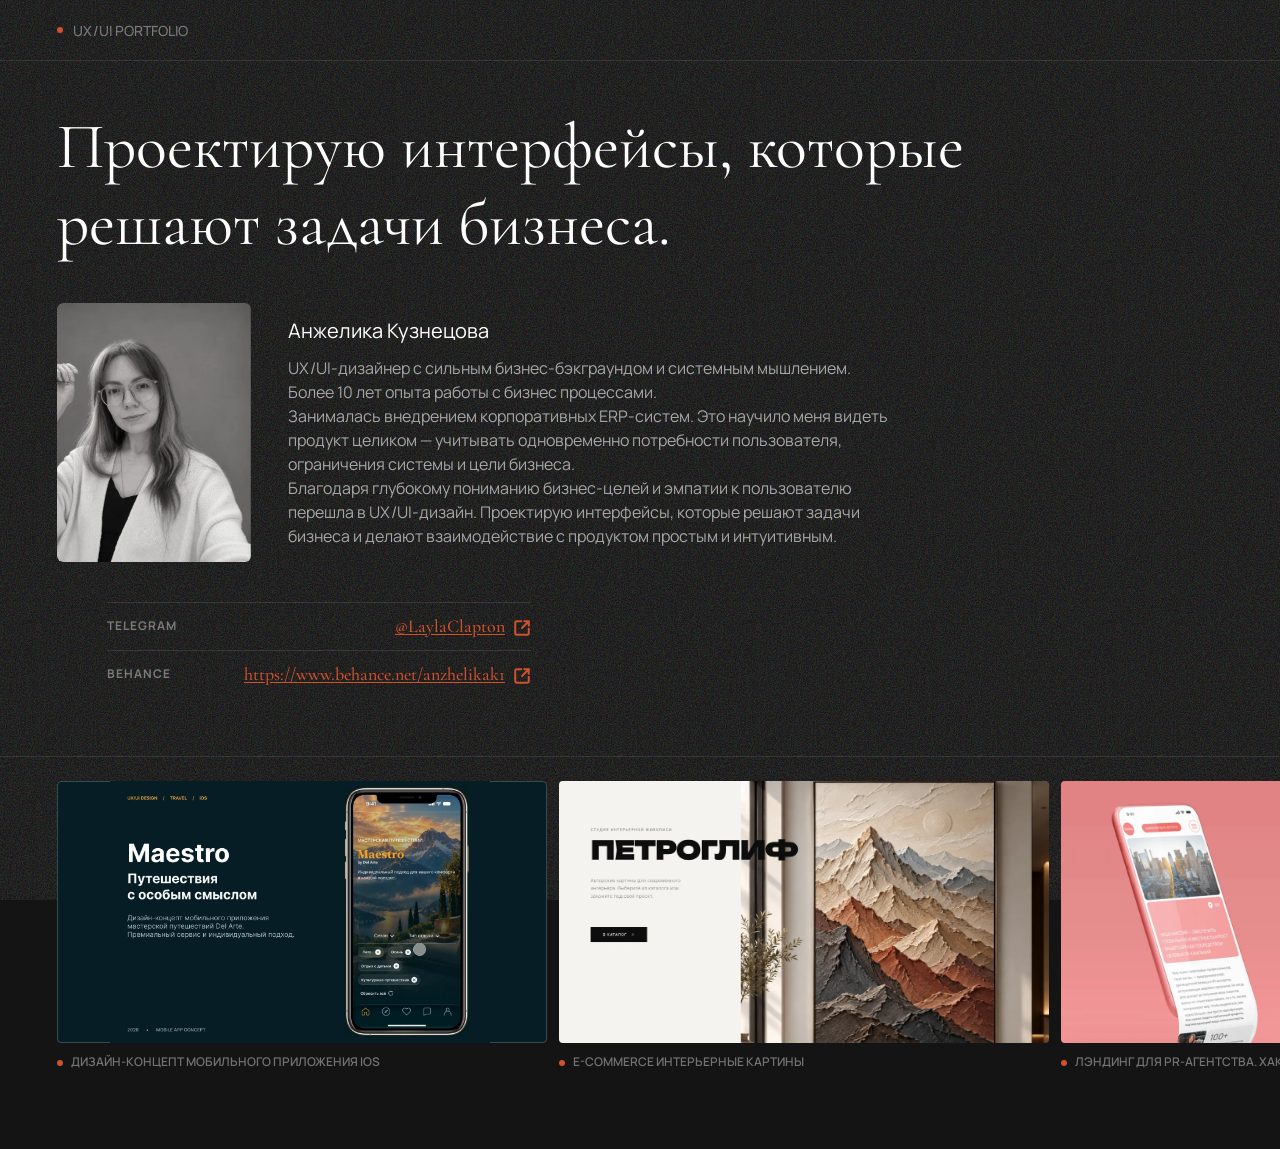
<file: index.html>
<!doctype html>
<html lang="ru">
<head>
  <meta charset="utf-8">
  <meta name="viewport" content="width=device-width,initial-scale=1">
  <title>Анжелика Кузнецова — UX/UI Portfolio</title>
  <meta name="description" content="UX/UI portfolio Анжелики Кузнецовой">
  <link rel="stylesheet" href="home.css?v=2">
  <script src="home.js" defer></script>
</head>
<body class="home-body">
  <main class="portfolio-home">
    <header class="portfolio-nav">
      <div class="nav-logo">
        <span class="nav-dot" aria-hidden="true"></span>
        <span>UX/UI PORTFOLIO</span>
      </div>
    </header>

    <section class="hero-headline">
      <h1>Проектирую интерфейсы, которые решают задачи бизнеса.</h1>
    </section>

    <section class="hero-info">
      <div class="portrait-slot">
        <img class="portrait-image" src="assets/home/home-portrait.webp" alt="Анжелика Кузнецова" width="194" height="259">
      </div>

      <div class="about-block">
        <h2>Анжелика Кузнецова</h2>

        <nav class="mobile-contacts" aria-label="Контакты">
          <a href="https://t.me/LaylaClapton" target="_blank" rel="noopener">Telegram</a>
          <a href="https://www.behance.net/anzhelikak1" target="_blank" rel="noopener">Behance</a>
        </nav>

        <div class="about-copy">
          <p>UX/UI-дизайнер с сильным бизнес-бэкграундом и системным мышлением.</p>
          <p>Более 10 лет опыта работы с бизнес процессами.</p>
          <p>Занималась внедрением корпоративных ERP-систем. Это научило меня видеть продукт целиком — учитывать одновременно потребности пользователя, ограничения системы и цели бизнеса.</p>
          <p>Благодаря глубокому пониманию бизнес-целей и эмпатии к пользователю перешла в UX/UI-дизайн. Проектирую интерфейсы, которые решают задачи бизнеса и делают взаимодействие с продуктом простым и интуитивным.</p>
        </div>
      </div>

      <aside class="desktop-contacts" aria-label="Контакты">
        <div class="contact-row">
          <span>Telegram</span>
          <a href="https://t.me/LaylaClapton" target="_blank" rel="noopener">
            <span>@LaylaClapton</span>
            <img src="assets/home/arrow-ext.svg" alt="">
          </a>
        </div>
        <div class="contact-row">
          <span>Behance</span>
          <a href="https://www.behance.net/anzhelikak1" target="_blank" rel="noopener">
            <span>https://www.behance.net/anzhelikak1</span>
            <img src="assets/home/arrow-ext.svg" alt="">
          </a>
        </div>
      </aside>
    </section>

    <section class="works-strip" aria-label="Кейсы" tabindex="0">
      <a class="case-card maestro-card" href="maestro.html">
        <div class="case-picture">
          <img src="assets/home/home-maestro.webp" alt="">
        </div>
        <span class="case-label">Дизайн-концепт мобильного приложения iOS</span>
      </a>

      <a class="case-card petroglif-card" href="petroglif.html">
        <div class="case-picture">
          <img src="assets/home/home-petroglif.webp" alt="">
        </div>
        <span class="case-label">E-commerce интерьерные картины</span>
      </a>

      <a class="case-card satou-card" href="satou.html">
        <div class="case-picture">
          <img src="assets/home/home-satou.webp" alt="">
        </div>
        <span class="case-label">Лэндинг для PR-агентства. хакатон, командная работа</span>
      </a>

      <a class="case-card psychologist-card" href="psychologist.html">
        <div class="case-picture">
          <img src="assets/home/home-psychologist.webp" alt="">
        </div>
        <span class="case-label">Лэндинг для психолога</span>
      </a>
    </section>
  </main>
</body>
</html>
</file>
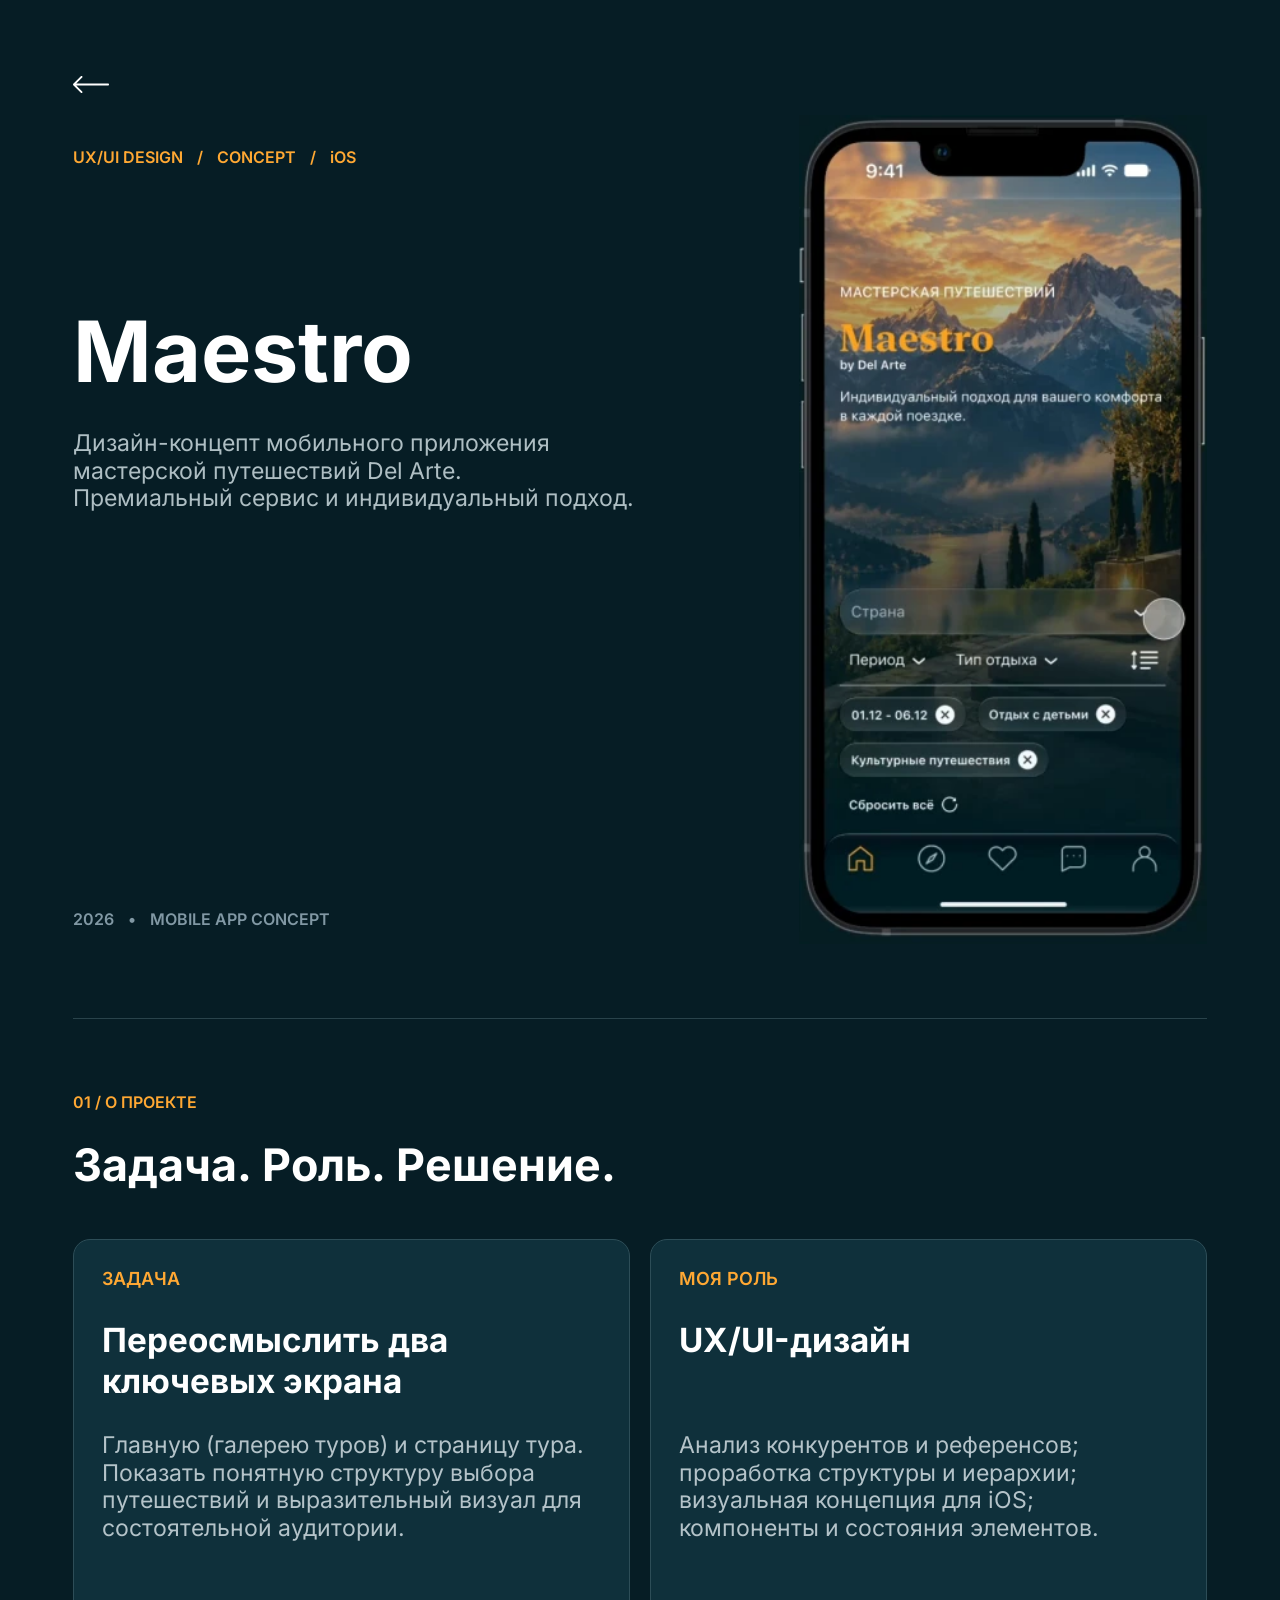
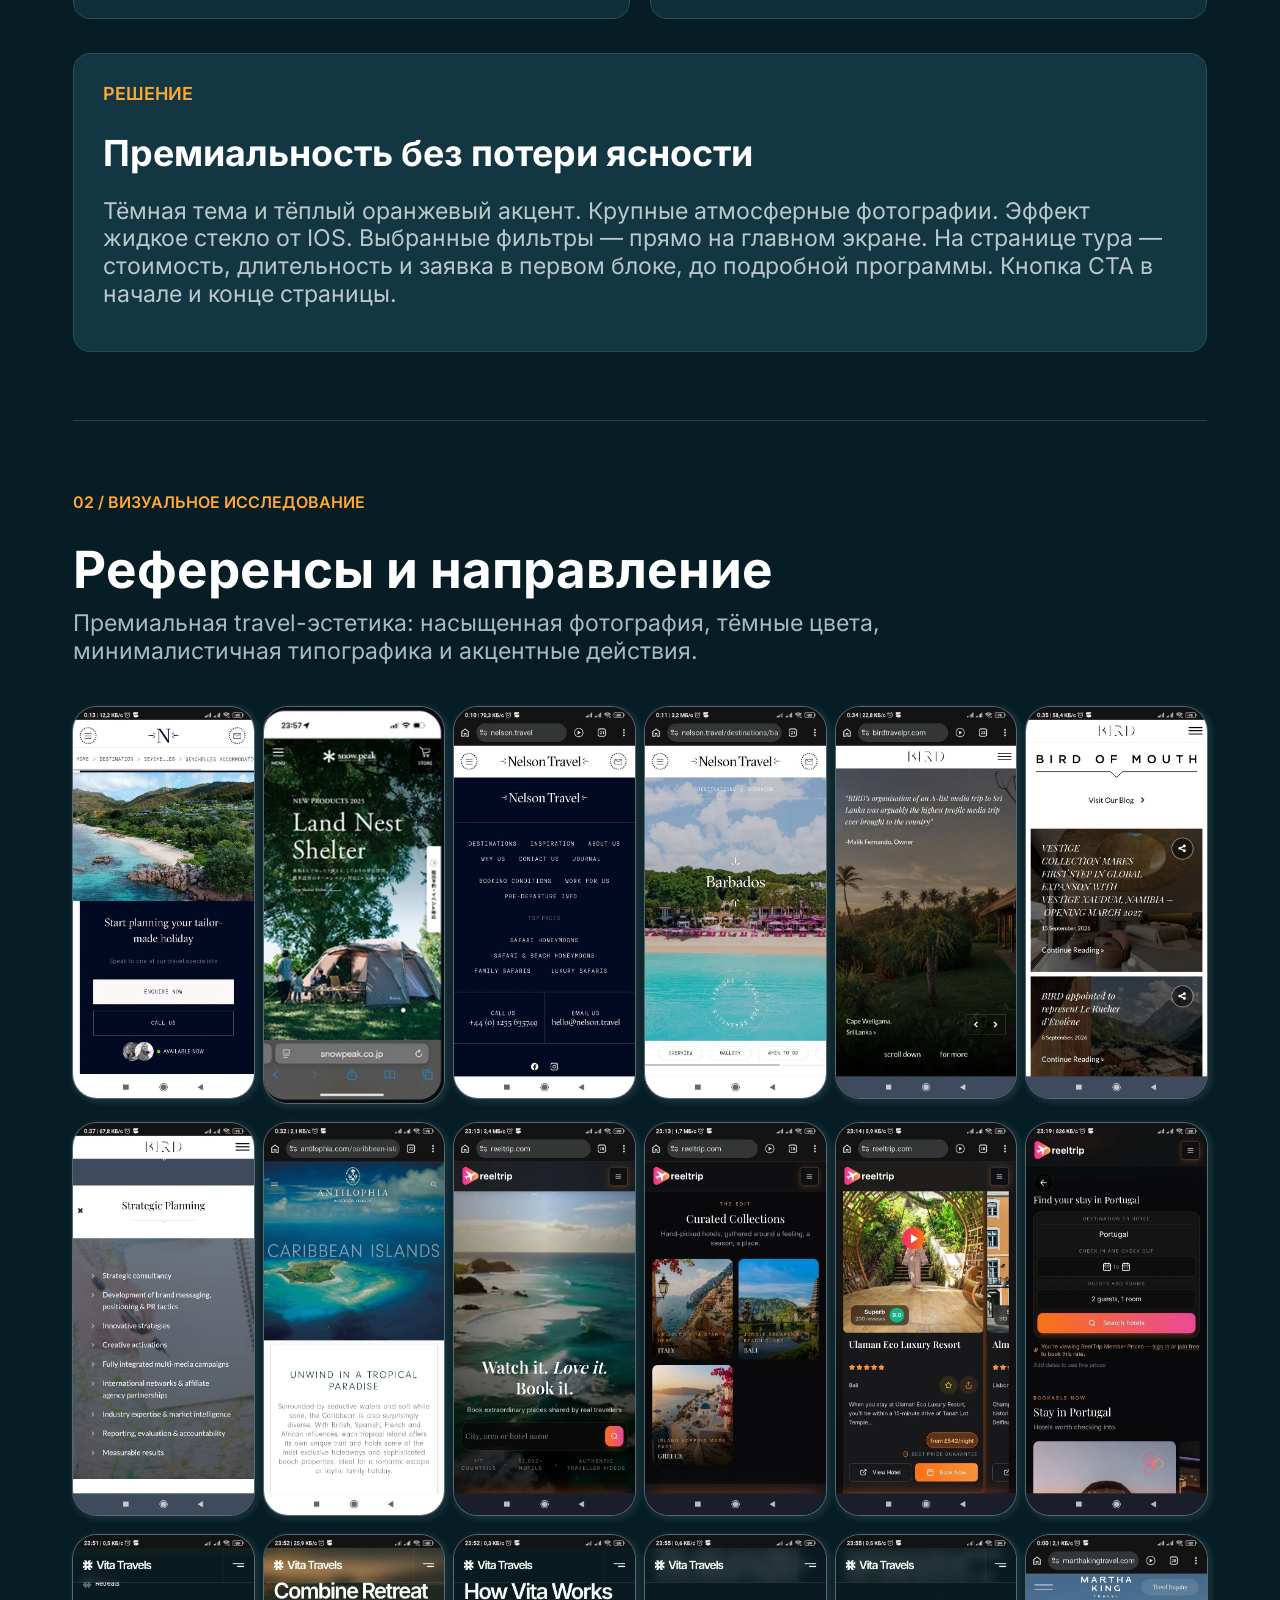
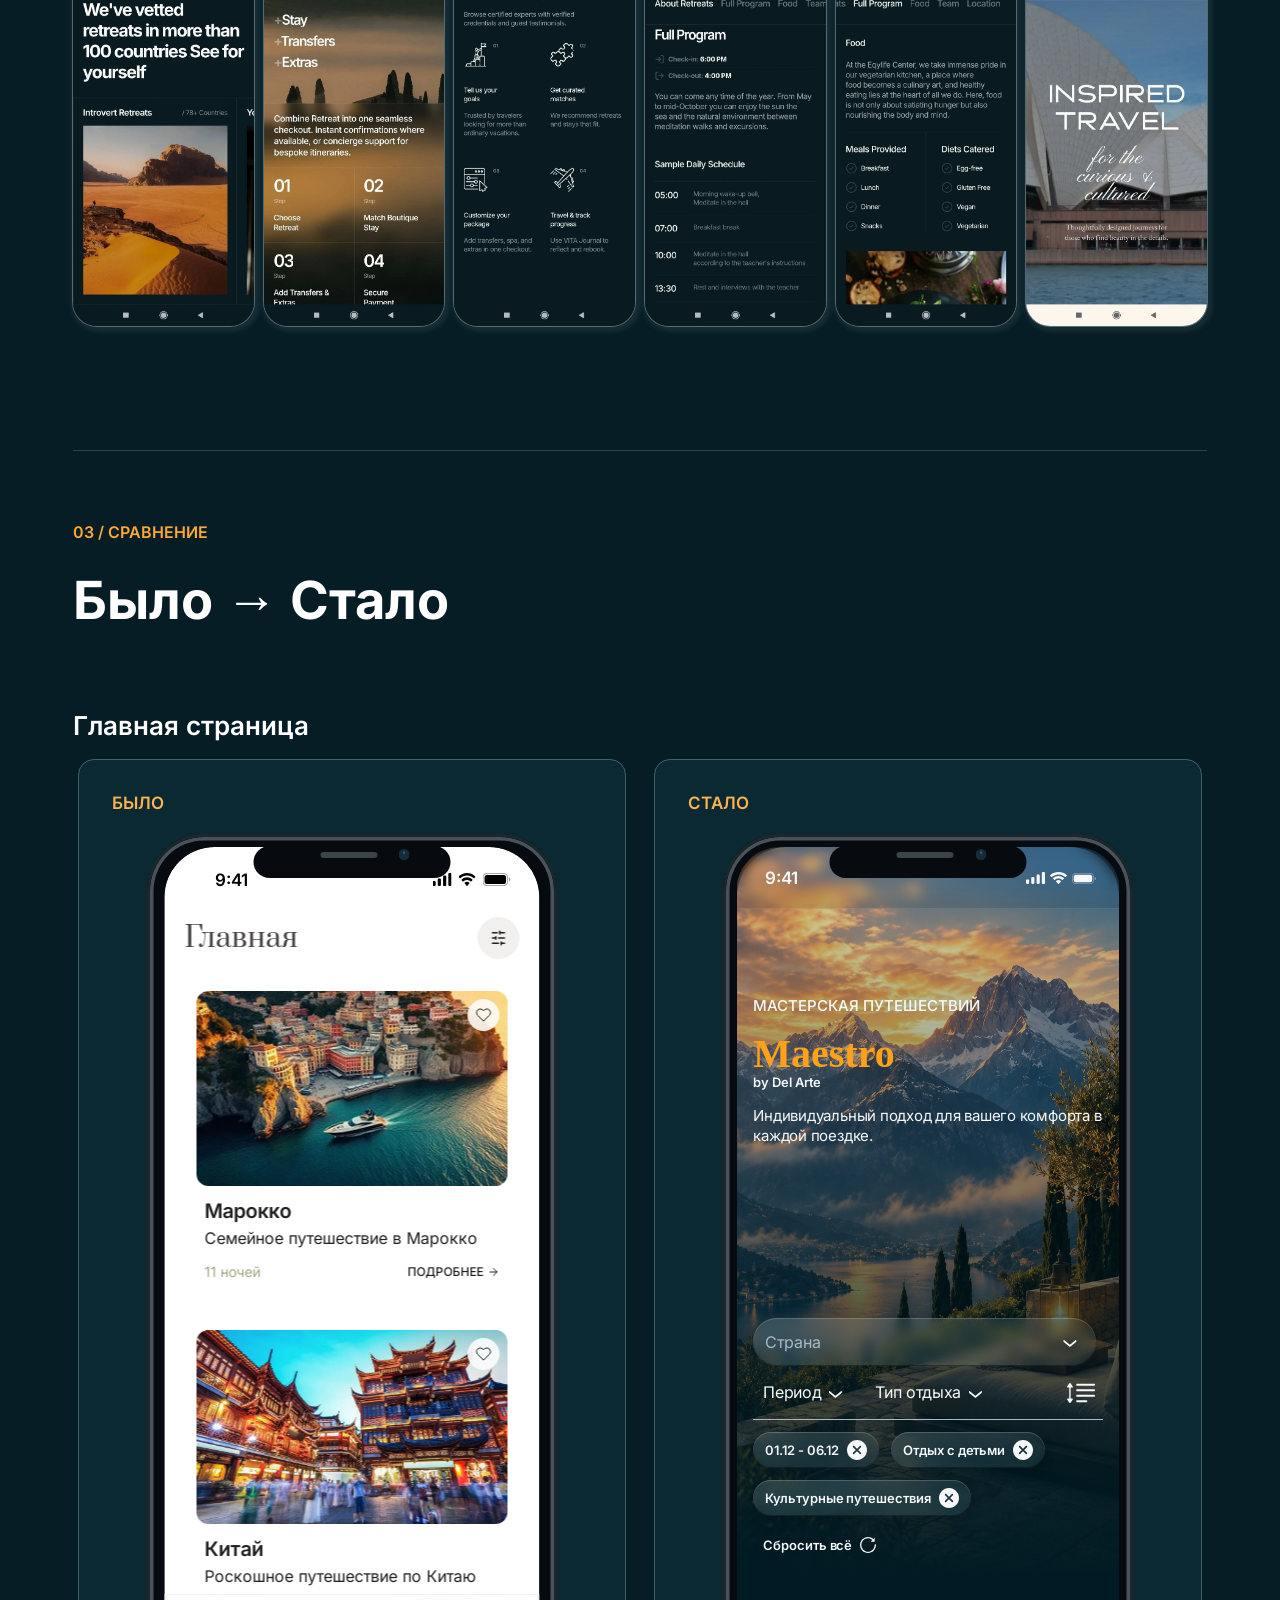
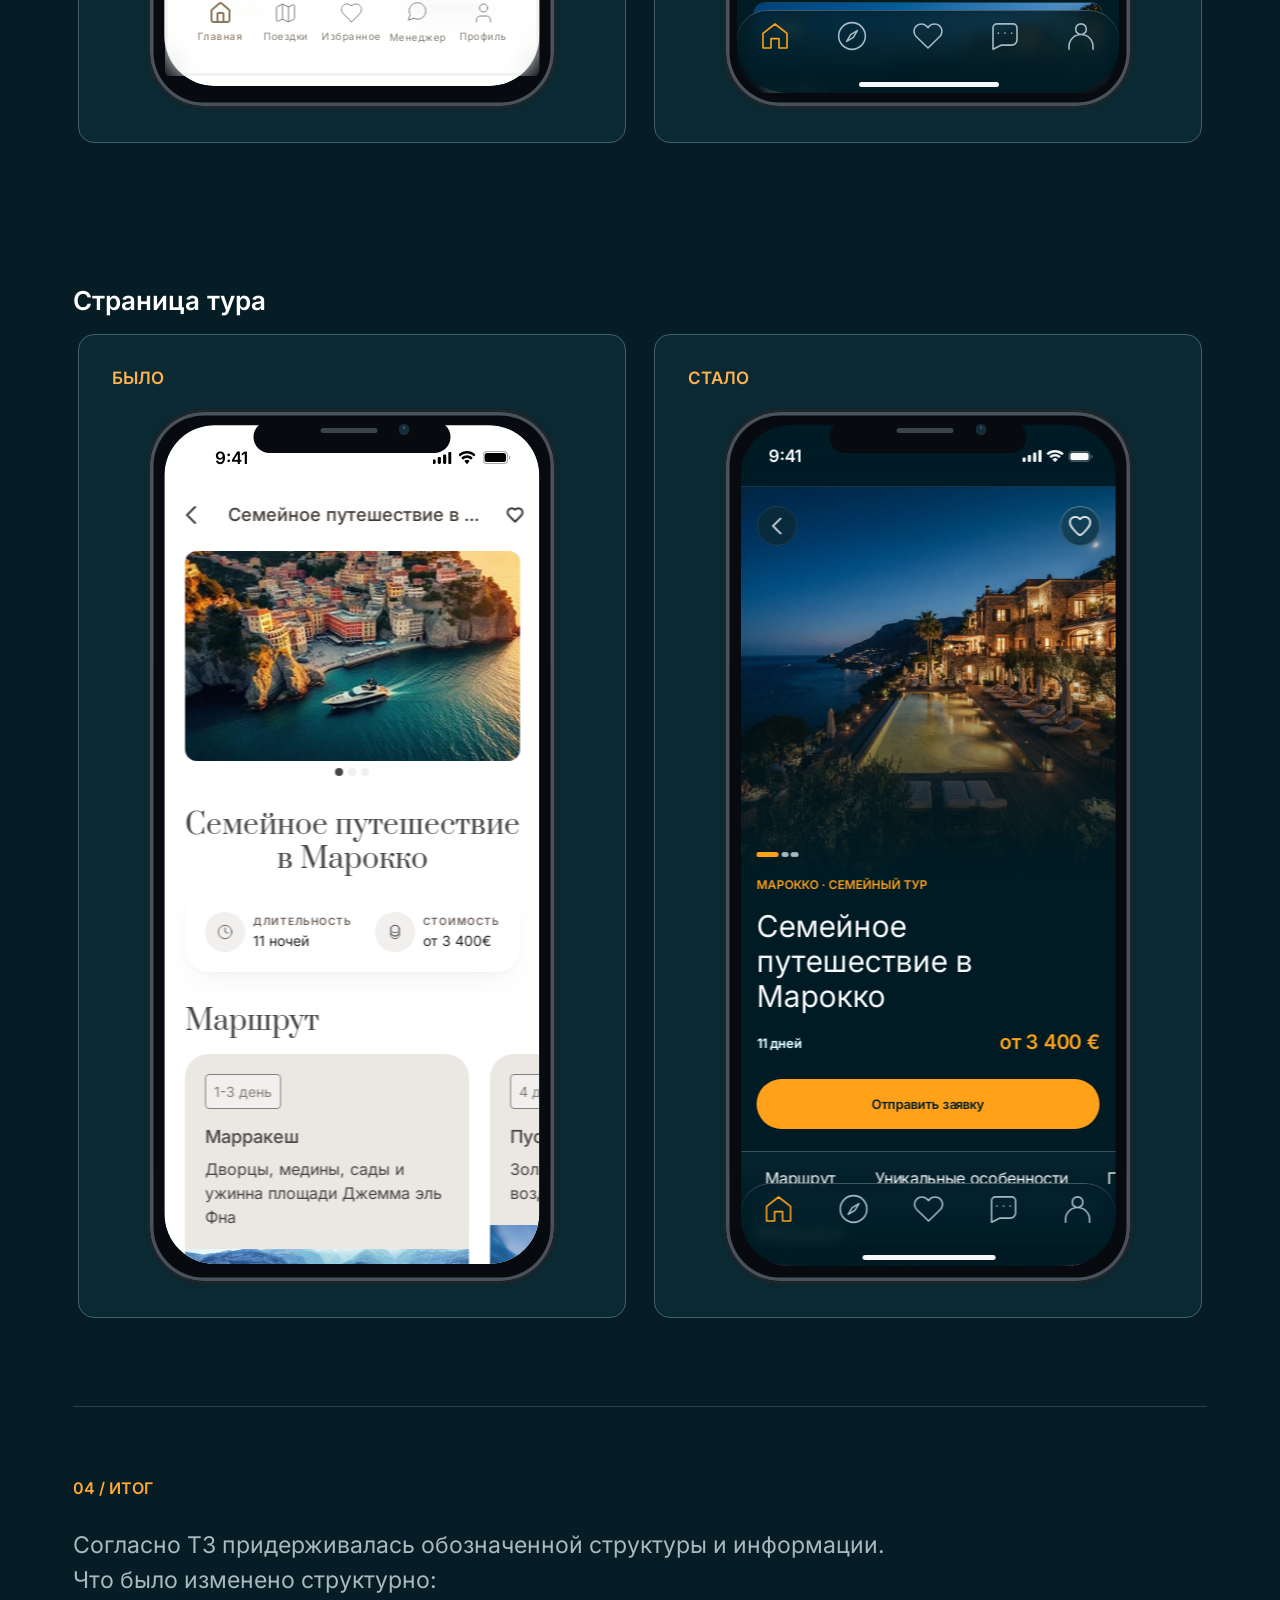
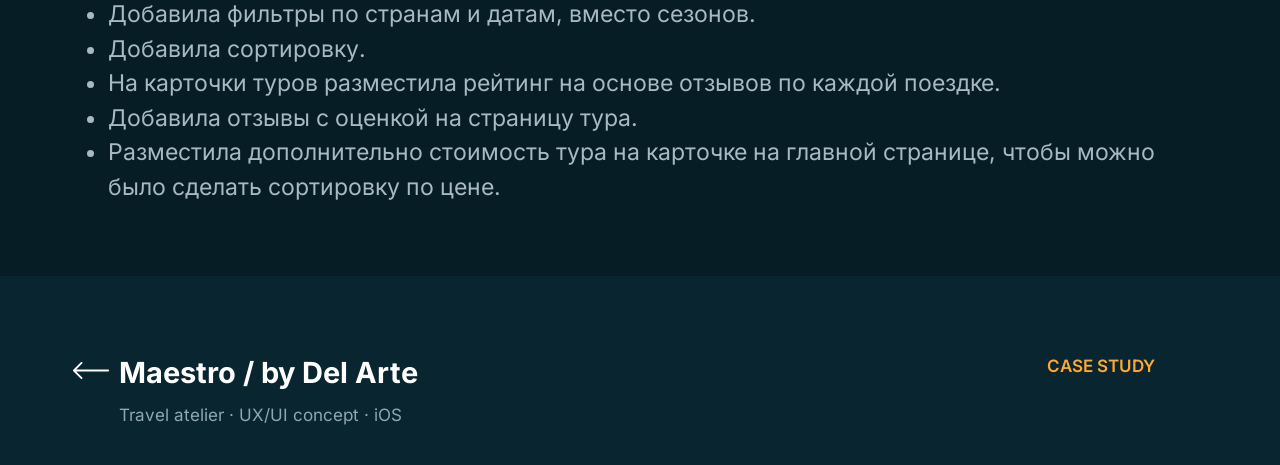
<file: maestro.html>
<!doctype html>
<html lang="ru">
<head>
  <meta charset="utf-8">
  <meta name="viewport" content="width=device-width, initial-scale=1">
  <meta name="description" content="Maestro — дизайн-концепт приложения мастерской путешествий Del Arte. Кейс Анжелики Кузнецовой.">
  <title>Maestro — кейс Анжелики Кузнецовой</title>
  <link rel="stylesheet" href="assets/maestro/screens.css">
  <link rel="stylesheet" href="maestro.css?v=15">
  <script src="maestro.js?v=2" defer></script>
</head>
<body class="maestro">
  <main>
    <header class="case-section cover">
      <a class="case-back" href="index.html" aria-label="На главную портфолио">
        <img src="assets/maestro/580a6.svg" width="36" height="31" alt="">
      </a>
      <div class="cover-grid">
        <p class="eyebrow cover-category">UX/UI DESIGN <span>/</span> CONCEPT <span>/</span> iOS</p>
        <div class="cover-copy">
          <h1>Maestro</h1>
          <p class="cover-description">Дизайн-концепт мобильного приложения<br class="desktop-copy"> мастерской путешествий Del Arte.<br class="desktop-copy"> Премиальный сервис и индивидуальный подход.</p>
        </div>
        <div class="cover-media">
          <!-- Чтобы добавить видео, загрузите assets/maestro/maestro.mp4, затем укажите этот путь в data-video-src. -->
          <figure class="cover-video" data-video-src="assets/maestro/maestro.mp4">
            <picture>
              <source media="(max-width: 767px)" srcset="assets/maestro/cover-mobile.webp">
              <img src="assets/maestro/cover-desktop.webp" width="445" height="904" alt="Главный экран приложения Maestro">
            </picture>
          </figure>
        </div>
        <p class="eyebrow cover-year">2026 <span>•</span> MOBILE APP CONCEPT</p>
      </div>
    </header>

    <section class="case-section about" aria-labelledby="about-title">
      <p class="eyebrow">01 / О ПРОЕКТЕ</p>
      <h2 id="about-title">Задача. Роль. Решение.</h2>
      <div class="about-grid">
        <article class="about-card">
          <p class="eyebrow">ЗАДАЧА</p>
          <h3>Переосмыслить два<br class="desktop-copy"> ключевых экрана</h3>
          <p>Главную (галерею туров) и страницу тура. Показать понятную структуру выбора путешествий и выразительный визуал для состоятельной аудитории.</p>
        </article>
        <article class="about-card">
          <p class="eyebrow">МОЯ РОЛЬ</p>
          <h3>UX/UI-дизайн</h3>
          <p>Анализ конкурентов и референсов;<br class="desktop-copy"> проработка структуры и иерархии;<br class="desktop-copy"> визуальная концепция для iOS;<br class="desktop-copy"> компоненты и состояния элементов.</p>
        </article>
        <article class="about-card about-solution">
          <p class="eyebrow">РЕШЕНИЕ</p>
          <h3>Премиальность без потери ясности</h3>
          <p>Тёмная тема и тёплый оранжевый акцент. Крупные атмосферные фотографии. Эффект жидкое стекло от IOS. Выбранные фильтры — прямо на главном экране. На странице тура — стоимость, длительность и заявка в первом блоке, до подробной программы. Кнопка CTA в начале и конце страницы.</p>
        </article>
      </div>
    </section>

    <section class="case-section research" aria-labelledby="research-title">
      <p class="eyebrow">02 / ВИЗУАЛЬНОЕ ИССЛЕДОВАНИЕ</p>
      <h2 id="research-title">Референсы и направление</h2>
      <p class="section-intro">Премиальная travel-эстетика: насыщенная фотография, тёмные цвета, минималистичная типографика и акцентные действия.</p>
      <div class="references reference-desktop">
<img src="assets/maestro/a8450.webp" alt="Референс 1" width="591" height="1280" loading="lazy">
<img src="assets/maestro/bcfd5.webp" alt="Референс 2" width="212" height="465" loading="lazy">
<img src="assets/maestro/57beb.webp" alt="Референс 3" width="591" height="1280" loading="lazy">
<img src="assets/maestro/a19ec.webp" alt="Референс 4" width="591" height="1280" loading="lazy">
<img src="assets/maestro/9e3d4.webp" alt="Референс 5" width="591" height="1280" loading="lazy">
<img src="assets/maestro/e2b79.webp" alt="Референс 6" width="591" height="1280" loading="lazy">
<img src="assets/maestro/9bf91.webp" alt="Референс 7" width="591" height="1280" loading="lazy">
<img src="assets/maestro/70e85.webp" alt="Референс 8" width="591" height="1280" loading="lazy">
<img src="assets/maestro/1a864.webp" alt="Референс 9" width="591" height="1280" loading="lazy">
<img src="assets/maestro/d5515.webp" alt="Референс 10" width="591" height="1280" loading="lazy">
<img src="assets/maestro/ccc61.webp" alt="Референс 11" width="591" height="1280" loading="lazy">
<img src="assets/maestro/250e9.webp" alt="Референс 12" width="591" height="1280" loading="lazy">
<img src="assets/maestro/1643d.webp" alt="Референс 13" width="591" height="1280" loading="lazy">
<img src="assets/maestro/77202.webp" alt="Референс 14" width="591" height="1280" loading="lazy">
<img src="assets/maestro/782f8.webp" alt="Референс 15" width="591" height="1280" loading="lazy">
<img src="assets/maestro/9945a.webp" alt="Референс 16" width="591" height="1280" loading="lazy">
<img src="assets/maestro/2277b.webp" alt="Референс 17" width="591" height="1280" loading="lazy">
<img src="assets/maestro/ddec4.webp" alt="Референс 18" width="591" height="1280" loading="lazy">
</div>
<div class="references reference-mobile">
<img src="assets/maestro/a8450.webp" alt="Референс 1" width="198" height="430" loading="lazy">
<img src="assets/maestro/bcfd5.webp" alt="Референс 2" width="198" height="435" loading="lazy">
<img src="assets/maestro/57beb.webp" alt="Референс 3" width="198" height="430" loading="lazy">
<img src="assets/maestro/9e3d4.webp" alt="Референс 4" width="198" height="430" loading="lazy">
<img src="assets/maestro/e2b79.webp" alt="Референс 5" width="198" height="430" loading="lazy">
<img src="assets/maestro/70e85.webp" alt="Референс 6" width="198" height="430" loading="lazy">
<img src="assets/maestro/d5515.webp" alt="Референс 7" width="198" height="430" loading="lazy">
<img src="assets/maestro/1643d.webp" alt="Референс 8" width="198" height="430" loading="lazy">
<img src="assets/maestro/ddec4.webp" alt="Референс 9" width="198" height="430" loading="lazy">
<img src="assets/maestro/77202.webp" alt="Референс 10" width="198" height="430" loading="lazy">
</div>
    </section>

    <section class="case-section comparison" aria-labelledby="comparison-title">
      <p class="eyebrow">03 / СРАВНЕНИЕ</p>
      <h2 id="comparison-title">Было → Стало</h2>
      <div class="comparison-group" data-comparison="gallery">
        <h3>Главная страница</h3>
        <div class="phone-pair">
<article class="phone-card">
<p class="phone-label">БЫЛО</p>
<div class="phone-viewport phone-desktop" data-width="410" data-kind="gallery">
<div class="phone-stage">
<div class="phone-panel phone-before">
<div class="phone-ui phone-old" data-node-id="250:3433" data-name="Главная страница">
<div class="phone-scroll" tabindex="0" role="region" aria-label="Галерея туров">
<div class="content-stretch flex flex-[1_0_0] flex-col h-full isolate items-start min-w-px overflow-clip relative phone-old-body" data-node-id="250:3434" data-name="Body">
<div class="content-stretch flex gap-[154px] h-[62px] items-start justify-center pb-[19px] pt-[21px] px-[24px] relative shrink-0 w-[375px] z-[2]" data-node-id="250:3462" data-name="Status bar">
<div class="content-stretch flex flex-[1_0_0] h-[22px] items-center justify-center min-w-px pt-[1.5px] relative" data-node-id="250:3463" data-name="Time">
<p class="[word-break:break-word] font-phone font-[590] leading-[22px] relative shrink-0 text-[17px] text-[color:var(--labels\/primary,black)] text-center whitespace-nowrap" data-node-id="250:3464" style='font-variation-settings:"wdth" 100'>9:41</p>
</div>
<div class="content-stretch flex flex-[1_0_0] gap-[7px] h-[22px] items-center justify-center min-w-px pr-px pt-px relative" data-node-id="250:3465" data-name="Levels">
<div class="h-[12.226px] relative shrink-0 w-[19.2px]" data-node-id="250:3466" data-name="Cellular Connection">
<img alt="" class="absolute block inset-0 max-w-none size-full" src="assets/maestro/88377.svg">
</div>
<div class="h-[12.328px] relative shrink-0 w-[17.142px]" data-node-id="250:3467" data-name="Wifi">
<img alt="" class="absolute block inset-0 max-w-none size-full" src="assets/maestro/08ca1.svg">
</div>
<div class="h-[13px] relative shrink-0 w-[27.328px]" data-node-id="250:3468" data-name="Frame">
<img alt="" class="absolute block inset-0 max-w-none size-full" src="assets/maestro/d1361.svg">
</div>
</div>
</div>
<div class="content-stretch flex flex-col gap-[16px] items-center pb-[24px] pt-[8px] px-[20px] relative shrink-0 w-full z-[1]" data-node-id="250:3472" data-name="Content">
<div class="content-stretch flex gap-[16px] items-center justify-center relative shrink-0 w-full" data-node-id="250:3473">
<div class="[word-break:break-word] flex flex-[1_0_0] flex-col font-prata justify-center leading-[0] min-w-px not-italic relative text-[#494545] text-[28px]" data-node-id="250:3474">
<p class="leading-[34px]">Главная</p>
</div>
<div class="content-stretch flex flex-col items-center relative shrink-0" data-node-id="250:3475" data-name="Search Bar">
<div class="content-stretch flex items-center justify-center relative shrink-0 w-full" data-node-id="250:3476">
<div class="bg-[#f1f0ee] content-stretch flex items-center justify-center relative rounded-[9605.423px] shrink-0 size-[42px]" data-node-id="250:3477" data-name="Button">
<div class="relative shrink-0 size-[16.085px]" data-node-id="250:3478" data-name="SVG">
<img alt="" class="absolute block inset-0 max-w-none size-full" src="assets/maestro/32b57.svg">
</div>
</div>
</div>
</div>
</div>
<div class="content-stretch flex flex-col gap-[16px] items-start relative shrink-0" data-node-id="250:3488">
<div class="content-stretch flex flex-col items-start relative shrink-0" data-node-id="250:3489">
<div class="bg-white content-stretch drop-shadow-[0px_8px_8px_rgba(0,0,0,0.03),0px_1px_1px_rgba(0,0,0,0.04)] flex flex-col gap-[12px] items-start p-[16px] relative rounded-[28px] shrink-0 w-[343px]" data-node-id="250:3490" data-name="Card">
<div class="content-stretch flex flex-col items-start max-w-[900px] relative shrink-0 w-full" data-node-id="250:3491" data-name="Hero Image">
<div class="content-stretch flex items-center relative shrink-0 w-full" data-node-id="250:3492" data-name="Top">
<div class="flex-[1_0_0] h-0 min-w-px relative" data-node-id="I250:3492;402:13870" data-name="Fixer">
</div>
</div>
<div class="aspect-[900/563] relative rounded-[12px] shrink-0 w-full" data-node-id="250:3493" data-name="img">
<div aria-hidden="true" class="absolute inset-0 pointer-events-none rounded-[12px]">
<div class="absolute bg-size-[19.999999523162842px_19.999999523162842px,auto_auto] bg-top-left inset-0 rounded-[12px]" style='background-image:url("assets/maestro/99f6c.webp"), linear-gradient(90deg, rgb(255, 255, 255) 0%, rgb(255, 255, 255) 100%)'>
</div>
<div class="absolute bg-[#9747ff] inset-0 mix-blend-color rounded-[12px]">
</div>
<img alt="" class="absolute max-w-none object-cover rounded-[12px] size-full" src="assets/maestro/8b3f2.webp">
</div>
</div>
</div>
<div class="absolute backdrop-blur-[12px] bg-[rgba(255,255,255,0.85)] content-stretch flex items-center justify-center right-[24px] rounded-[9999px] size-[32px] top-[24px]" data-node-id="250:3494" data-name="Button">
<div class="relative shrink-0 size-[16px]" data-node-id="250:3495" data-name="SVG">
<img alt="" class="absolute block inset-0 max-w-none size-full" src="assets/maestro/4f7a4.svg">
</div>
</div>
<div class="content-stretch flex flex-col items-start px-[8px] relative shrink-0 w-full" data-node-id="250:3497" data-name="Container">
<div class="content-stretch flex flex-col gap-[12px] items-start relative shrink-0 w-full" data-node-id="250:3498">
<div class="content-stretch flex flex-col items-start relative shrink-0 w-full" data-node-id="250:3499" data-name="Container">
<div class="content-stretch flex items-center relative shrink-0 w-full" data-node-id="250:3500">
<div class="[word-break:break-word] content-stretch flex flex-[1_0_0] flex-col gap-[2px] items-start leading-[0] min-w-px not-italic relative text-[#202020]" data-node-id="250:3501" data-name="Container">
<div class="flex flex-col font-inter font-semibold justify-center relative shrink-0 text-[20px] w-full" data-node-id="250:3502">
<p class="leading-[26px]">Марокко</p>
</div>
<div class="flex flex-col font-inter font-normal justify-center relative shrink-0 text-[16px] w-full" data-node-id="250:3503">
<p class="leading-[24px]">Семейное путешествие в Марокко</p>
</div>
</div>
</div>
</div>
<div class="content-stretch flex gap-[8px] items-start relative shrink-0 w-full" data-node-id="250:3504">
<div class="[word-break:break-word] flex flex-[1_0_0] flex-col font-inter font-normal justify-center leading-[0] min-w-px not-italic relative text-[#a2a681] text-[14px]" data-node-id="250:3505">
<p class="leading-[20px]">11 ночей</p>
</div>
<div class="content-stretch flex gap-[4px] h-[20px] items-center relative shrink-0" data-node-id="250:3506" data-name="Button">
<div class="[word-break:break-word] flex flex-col font-inter font-medium justify-center leading-[0] not-italic relative shrink-0 text-[#202020] text-[12px] text-center uppercase whitespace-nowrap" data-node-id="250:3507">
<p class="leading-[16px]">подробнее</p>
</div>
<div class="relative shrink-0 size-[12px]" data-node-id="250:3508" data-name="SVG">
<img alt="" class="absolute block inset-0 max-w-none size-full" src="assets/maestro/2661c.svg">
</div>
</div>
</div>
</div>
</div>
</div>
</div>
<div class="bg-white content-stretch drop-shadow-[0px_8px_8px_rgba(0,0,0,0.03),0px_1px_1px_rgba(0,0,0,0.04)] flex flex-col gap-[12px] items-start p-[16px] relative rounded-[28px] shrink-0 w-[343px]" data-node-id="250:3511" data-name="Card">
<div class="content-stretch flex flex-col items-start max-w-[900px] relative shrink-0 w-full" data-node-id="250:3512" data-name="Hero Image">
<div class="content-stretch flex items-center relative shrink-0 w-full" data-node-id="250:3513" data-name="Top">
<div class="flex-[1_0_0] h-0 min-w-px relative" data-node-id="I250:3513;402:13870" data-name="Fixer">
</div>
</div>
<div class="aspect-[900/563] relative rounded-[12px] shrink-0 w-full" data-node-id="250:3514" data-name="img">
<img alt="" class="absolute inset-0 max-w-none object-cover pointer-events-none rounded-[12px] size-full" src="assets/maestro/741eb.webp">
</div>
</div>
<div class="absolute backdrop-blur-[12px] bg-[rgba(255,255,255,0.85)] content-stretch flex items-center justify-center right-[24px] rounded-[9999px] size-[32px] top-[24px]" data-node-id="250:3515" data-name="Button">
<div class="relative shrink-0 size-[16px]" data-node-id="250:3516" data-name="SVG">
<img alt="" class="absolute block inset-0 max-w-none size-full" src="assets/maestro/4f7a4.svg">
</div>
</div>
<div class="content-stretch flex flex-col items-start px-[8px] relative shrink-0 w-full" data-node-id="250:3518" data-name="Container">
<div class="content-stretch flex flex-col gap-[12px] items-start relative shrink-0 w-full" data-node-id="250:3519">
<div class="content-stretch flex flex-col items-start relative shrink-0 w-full" data-node-id="250:3520" data-name="Container">
<div class="content-stretch flex items-center relative shrink-0 w-full" data-node-id="250:3521">
<div class="[word-break:break-word] content-stretch flex flex-[1_0_0] flex-col gap-[2px] items-start leading-[0] min-w-px not-italic relative text-[#202020]" data-node-id="250:3522" data-name="Container">
<div class="flex flex-col font-inter font-semibold justify-center relative shrink-0 text-[20px] w-full" data-node-id="250:3523">
<p class="leading-[26px]">Китай</p>
</div>
<div class="flex flex-col font-inter font-normal justify-center relative shrink-0 text-[16px] w-full" data-node-id="250:3524">
<p class="leading-[24px]">Роскошное путешествие по Китаю</p>
</div>
</div>
</div>
</div>
<div class="content-stretch flex gap-[8px] items-start relative shrink-0 w-full" data-node-id="250:3525">
<div class="[word-break:break-word] flex flex-[1_0_0] flex-col font-inter font-normal justify-center leading-[0] min-w-px not-italic relative text-[#a2a681] text-[14px]" data-node-id="250:3526">
<p class="leading-[20px]">11 ночей</p>
</div>
<div class="content-stretch flex gap-[4px] h-[20px] items-center relative shrink-0" data-node-id="250:3527" data-name="Button">
<div class="[word-break:break-word] flex flex-col font-inter font-medium justify-center leading-[0] not-italic relative shrink-0 text-[#202020] text-[12px] text-center uppercase whitespace-nowrap" data-node-id="250:3528">
<p class="leading-[16px]">подробнее</p>
</div>
<div class="relative shrink-0 size-[12px]" data-node-id="250:3529" data-name="SVG">
<img alt="" class="absolute block inset-0 max-w-none size-full" src="assets/maestro/2661c.svg">
</div>
</div>
</div>
</div>
</div>
</div>
</div>
</div>
</div>
</div>
<div class="absolute backdrop-blur-[12px] bg-[rgba(255,255,255,0.8)] border-[rgba(232,230,227,0.5)] border-solid border-t content-stretch flex flex-col h-[82px] items-start justify-center left-0 pt-px top-[747px] w-[375px] z-[3] phone-desktop-old-nav" data-node-id="250:3435" data-name="Nav">
<div class="flex-[1_0_0] max-w-[512px] min-h-px relative w-full" data-node-id="250:3436" data-name="Container">
<div class="bg-clip-padding border-0 border-[transparent] border-solid content-stretch flex items-center max-w-[inherit] pb-[24px] px-[20px] relative size-full">
<div class="content-stretch flex flex-[1_0_0] flex-col gap-[4px] items-center min-w-px px-[8px] py-[4px] relative" data-node-id="250:3437" data-name="Button">
<div class="relative shrink-0 size-[24px]" data-node-id="250:3438" data-name="SVG">
<img alt="" class="absolute block inset-0 max-w-none size-full" src="assets/maestro/2533a.svg">
</div>
<div class="[word-break:break-word] flex flex-col font-phone font-normal justify-center leading-[0] relative shrink-0 text-[#8a775c] text-[10px] text-center tracking-[0.5px] whitespace-nowrap" data-node-id="250:3441" style='font-variation-settings:"wdth" 100'>
<p class="leading-[15px]">Главная</p>
</div>
</div>
<div class="content-stretch flex flex-[1_0_0] flex-col gap-[4px] items-center min-w-px px-[8px] py-[4px] relative" data-node-id="250:3442" data-name="Button">
<div class="relative shrink-0 size-[24px]" data-node-id="250:3443" data-name="SVG">
<img alt="" class="absolute block inset-0 max-w-none size-full" src="assets/maestro/a5471.svg">
</div>
<div class="[word-break:break-word] flex flex-col font-phone font-normal justify-center leading-[0] relative shrink-0 text-[#868079] text-[10px] text-center tracking-[0.5px] whitespace-nowrap" data-node-id="250:3447" style='font-variation-settings:"wdth" 100'>
<p class="leading-[15px]">Поездки</p>
</div>
</div>
<div class="content-stretch flex flex-[1_0_0] flex-col gap-[4px] items-center min-w-px px-[8px] py-[4px] relative" data-node-id="250:3448" data-name="Button">
<div class="relative shrink-0 size-[24px]" data-node-id="250:3449" data-name="SVG">
<img alt="" class="absolute block inset-0 max-w-none size-full" src="assets/maestro/fd771.svg">
</div>
<div class="[word-break:break-word] flex flex-col font-phone font-normal justify-center leading-[0] relative shrink-0 text-[#868079] text-[10px] text-center tracking-[0.5px] whitespace-nowrap" data-node-id="250:3451" style='font-variation-settings:"wdth" 100'>
<p class="leading-[15px]">Избранное</p>
</div>
</div>
<div class="content-stretch flex flex-[1_0_0] flex-col gap-[6px] items-center min-w-px px-[8px] py-[4px] relative" data-node-id="250:3452" data-name="Button">
<div class="content-stretch flex flex-col items-center relative shrink-0 size-[24px]" data-node-id="250:3453" data-name="SVG:css-transform">
<div class="relative shrink-0 size-[22px]" data-node-id="250:3454" data-name="SVG">
<img alt="" class="absolute block inset-0 max-w-none size-full" src="assets/maestro/68d9a.svg">
</div>
</div>
<div class="[word-break:break-word] flex flex-col font-phone font-normal justify-center leading-[0] relative shrink-0 text-[#868079] text-[10px] text-center tracking-[0.5px] whitespace-nowrap" data-node-id="250:3456" style='font-variation-settings:"wdth" 100'>
<p class="leading-[15px]">Менеджер</p>
</div>
</div>
<div class="content-stretch flex flex-[1_0_0] flex-col gap-[4px] items-center min-w-px px-[8px] py-[4px] relative" data-node-id="250:3457" data-name="Button">
<div class="relative shrink-0 size-[24px]" data-node-id="250:3458" data-name="SVG">
<img alt="" class="absolute block inset-0 max-w-none size-full" src="assets/maestro/cb3df.svg">
</div>
<div class="[word-break:break-word] flex flex-col font-phone font-normal justify-center leading-[0] relative shrink-0 text-[#868079] text-[10px] text-center tracking-[0.5px] whitespace-nowrap" data-node-id="250:3461" style='font-variation-settings:"wdth" 100'>
<p class="leading-[15px]">Профиль</p>
</div>
</div>
</div>
</div>
</div>
</div>
</div>
<div class="phone-frame" aria-hidden="true">
<span class="phone-notch">
<i>
</i>
<img class="phone-camera" src="assets/maestro/f3fc9.svg" alt="">
<img class="phone-camera-reflection" src="assets/maestro/90499.svg" alt="">
</span>
</div>
</div>
</div>
</article>
<article class="phone-card">
<p class="phone-label">СТАЛО</p>
<div class="phone-viewport phone-desktop" data-width="410" data-kind="gallery">
<div class="phone-stage">
<div class="phone-panel phone-after">
<div class="phone-ui phone-new" data-node-id="328:2109" data-name="Main iOS 375">
<div class="absolute bg-[var(--color\/bg,#001b24)] bottom-0 content-stretch flex h-[83px] items-start justify-between left-0 overflow-clip pb-[28px] pt-[10px] px-[10px] right-0 phone-fixed-nav" data-node-id="328:2163" data-name="06 · Нижняя навигация · 5 вкладок">
<span class="phone-glass" aria-hidden="true">
</span>
<button class="content-stretch flex flex-col items-center justify-center overflow-clip relative shrink-0 w-[56px]" data-node-id="I328:2163;4056:3361" data-name="Главная" type="button" data-action="home" aria-label="Главная">
<div class="relative shrink-0 size-[32px]" data-node-id="I328:2163;4056:3362" data-name="Icon / home">
<img alt="" class="absolute block inset-0 max-w-none size-full" src="assets/maestro/ac1e3.svg">
</div>
</button>
<button class="content-stretch flex flex-col items-center justify-center overflow-clip relative shrink-0 w-[56px]" data-node-id="I328:2163;4165:386" data-name="Поездки" type="button" data-action="trips" aria-label="Поездки">
<div class="relative shrink-0 size-[32px]" data-node-id="I328:2163;4165:386;4165:362" data-name="Icon / compass">
<img alt="" class="absolute block inset-0 max-w-none size-full" src="assets/maestro/16ee0.svg">
</div>
</button>
<button class="content-stretch flex flex-col items-center justify-center overflow-clip relative shrink-0 w-[56px]" data-node-id="I328:2163;4056:3369" data-name="Избранное" type="button" data-action="saved" aria-label="Избранное">
<div class="relative shrink-0 size-[32px]" data-node-id="I328:2163;4056:3370" data-name="Icon / heart">
<img alt="" class="absolute block inset-0 max-w-none size-full" src="assets/maestro/52ba3.svg">
</div>
</button>
<button class="content-stretch flex flex-col items-center justify-center overflow-clip relative shrink-0 w-[56px]" data-node-id="I328:2163;4165:438" data-name="Менеджер" type="button" data-action="manager" aria-label="Менеджер">
<div class="relative shrink-0 size-[32px]" data-node-id="I328:2163;4165:438;4165:366" data-name="Icon / chat">
<img alt="" class="absolute block inset-0 max-w-none size-full" src="assets/maestro/2b71c.svg">
</div>
</button>
<div class="content-stretch flex flex-col items-center justify-center overflow-clip relative shrink-0 w-[56px]" data-node-id="I328:2163;4056:3377" data-name="Профиль">
<div class="relative shrink-0 size-[32px]" data-node-id="I328:2163;4056:3378" data-name="Icon / user">
<img alt="" class="absolute block inset-0 max-w-none size-full" src="assets/maestro/8e6db.svg">
</div>
</div>
<div class="absolute bg-[var(--color\/text,#f7f8fa)] h-[5px] left-[122px] right-[120px] rounded-[3px] top-[72px]" data-node-id="I328:2163;4056:3381" data-name="Home indicator">
</div>
</div>
<div class="phone-scroll" tabindex="0" role="region" aria-label="Галерея туров">
<div class="content-stretch flex flex-col gap-[12px] items-center overflow-clip pb-[16px] relative shrink-0 w-full" data-node-id="328:2110" data-name="Первый экран">
<div aria-hidden="true" class="absolute inset-0 pointer-events-none">
<div class="absolute inset-0 overflow-hidden">
<img alt="" class="absolute h-full left-[-25.77%] max-w-none top-[-0.04%] w-[132.8%]" src="assets/maestro/d8903.webp">
</div>
<div class="absolute bg-gradient-to-b from-[rgba(0,27,36,0.12)] inset-0 to-[#001b24] via-[48%] via-[rgba(0,27,36,0.5)]">
</div>
</div>
<div class="content-stretch flex flex-col items-start overflow-clip pb-[160px] pt-[150px] px-[16px] relative shrink-0 w-full" data-node-id="328:2111" data-name="Главная">
<div class="[word-break:break-word] content-stretch flex flex-col gap-[16px] items-start relative shrink-0 w-full" data-node-id="328:2112" data-name="Заголовок">
<p class="font-phone font-[510] leading-[18px] relative shrink-0 text-[15px] text-[color:var(--color\/text,#f7f8fa)] uppercase w-full" data-node-id="328:2113" style='font-variation-settings:"wdth" 100'>Мастерская Путешествий</p>
<div class="h-[59px] relative shrink-0 w-full" data-node-id="328:2114" data-name="Имя">
<p class="absolute font-new-york leading-[46px] left-0 not-italic text-[40px] text-[color:var(--color\/accent,#ffa21a)] top-0 w-[336px]" data-node-id="328:2115">Maestro</p>
<p class="absolute font-[590] font-phone leading-[var(--leading\/footnote,18px)] left-0 text-[color:var(--color\/text,#f7f8fa)] text-[length:var(--size\/footnote,13px)] top-[42px] tracking-[var(--typography\/letter-spacing\/footnote,-0.08px)] w-[343px]" data-node-id="328:2116" style='font-variation-settings:"wdth" 100'>by Del Arte</p>
</div>
<p class="font-phone font-normal leading-[var(--leading\/subheadline,20px)] relative shrink-0 text-[color:var(--color\/text,#f7f8fa)] text-[length:var(--size\/subheadline,15px)] tracking-[var(--typography\/letter-spacing\/subheadline,-0.23px)] w-full" data-node-id="328:2117" style='font-variation-settings:"wdth" 100'>Индивидуальный подход для вашего комфорта в каждой поездке.</p>
</div>
</div>
<div class="content-stretch flex flex-col gap-[12px] items-start px-[16px] relative shrink-0 w-full" data-node-id="328:2118" data-name="Фильтр">
<div class="content-stretch flex gap-[16px] h-[48px] items-center justify-center px-[12px] relative rounded-[296px] shrink-0 w-[343px]" data-node-id="328:1938" data-name="Property 1=Empty">
<div class="absolute bg-[rgba(153,153,153,0.17)] inset-0 mix-blend-luminosity rounded-[1000px] shadow-[1.25px_0px_0px_-0.75px_#a6a6a6,-1.25px_0px_0px_-0.75px_#a6a6a6,0px_0px_0px_0.5px_#a6a6a6,0px_8px_15px_0px_rgba(0,0,0,0.04)]" data-node-id="I328:1939;10411:18287" data-name="Fill + Shadow">
</div>
<div class="absolute inset-0 rounded-[1000px]" data-node-id="I328:1939;10411:18288" data-name="Glass Effect">
</div>
<button class="content-stretch cursor-pointer flex flex-[1_0_0] items-center min-w-px relative" data-node-id="328:1940" data-name="Field" type="button" data-action="search" aria-label="Страна">
<div class="[word-break:break-word] flex flex-col font-phone font-normal justify-center leading-[0] relative shrink-0 text-[16px] text-[color:var(--color\/muted,#a5bac4)] text-center whitespace-nowrap" data-node-id="328:1941" style='font-variation-settings:"wdth" 100;font-feature-settings:"ss16" 1'>
<p class="leading-[21px]">Страна</p>
</div>
</button>
<div class="relative shrink-0 size-[28px]" data-node-id="328:1942" data-name="chevron_down">
<img alt="" class="absolute block inset-0 max-w-none size-full" src="assets/maestro/42154.svg">
</div>
</div>
<div class="content-stretch flex items-center justify-between relative shrink-0 w-full" data-node-id="328:2120">
<div class="h-[29px] relative shrink-0 w-[239px]" data-node-id="328:2121">
<button class="absolute content-stretch flex gap-[8px] items-center justify-center left-0 px-[10px] py-[4px] rounded-[1000px] top-0" data-node-id="328:2122" data-name="Button - Content Area" type="button" data-action="filter-period">
<p class="[word-break:break-word] font-phone font-normal leading-[var(--leading\/callout,21px)] relative shrink-0 text-[color:var(--color\/text,#f7f8fa)] text-[length:var(--size\/callout,16px)] tracking-[var(--typography\/letter-spacing\/callout,-0.31px)] whitespace-nowrap" data-node-id="I328:2122;4047:727" style='font-variation-settings:"wdth" 100'>Период</p>
<div class="h-[10px] relative shrink-0 w-[13px]" data-node-id="I328:2122;4047:736" data-name="chevron_down">
<img alt="" class="absolute block inset-0 max-w-none size-full" src="assets/maestro/40b06.svg">
</div>
</button>
<button class="absolute content-stretch flex gap-[8px] items-center justify-center left-[112px] px-[10px] py-[4px] rounded-[1000px] top-0" data-node-id="328:2123" data-name="Button - Content Area" type="button" data-action="filter-type">
<p class="[word-break:break-word] font-phone font-normal leading-[var(--leading\/callout,21px)] relative shrink-0 text-[color:var(--color\/text,#f7f8fa)] text-[length:var(--size\/callout,16px)] tracking-[var(--typography\/letter-spacing\/callout,-0.31px)] whitespace-nowrap" data-node-id="I328:2123;4047:727" style='font-variation-settings:"wdth" 100'>Тип отдыха</p>
<div class="h-[10px] relative shrink-0 w-[13px]" data-node-id="I328:2123;4047:736" data-name="chevron_down">
<img alt="" class="absolute block inset-0 max-w-none size-full" src="assets/maestro/40b06.svg">
</div>
</button>
</div>
<button class="h-[29px] relative shrink-0 w-[45px]" data-node-id="328:2124" data-name="arrow.up.and.down.text.horizontal" type="button" data-action="sort" aria-label="Сортировка">
<img alt="" class="absolute block inset-0 max-w-none size-full" src="assets/maestro/cd6ad.svg">
</button>
</div>
<div class="bg-[var(--color\/muted,#a5bac4)] h-px relative shrink-0 w-full" data-node-id="328:2126" data-name="Разделитель">
</div>
<div class="content-start flex flex-wrap gap-[12px] items-start relative shrink-0 w-full" data-node-id="328:2127">
<button class="content-stretch flex items-start relative shrink-0 phone-chip" data-node-id="328:2132" data-name="Button - Liquid Glass - Text" type="button" data-action="remove-chip">
<div class="content-stretch flex gap-[4px] items-center justify-center px-[12px] py-[8px] relative rounded-[1000px] shrink-0" data-node-id="I328:2132;4080:376" data-name="Button - Liquid Glass - Text">
<div class="absolute bg-[rgba(153,153,153,0.17)] inset-0 mix-blend-luminosity rounded-[1000px] shadow-[1.25px_0px_0px_-0.75px_#a6a6a6,-1.25px_0px_0px_-0.75px_#a6a6a6,0px_0px_0px_0.5px_#a6a6a6,0px_8px_15px_0px_rgba(0,0,0,0.04)]" data-node-id="I328:2132;4080:377;10411:18287" data-name="Fill + Shadow">
</div>
<div class="absolute inset-0 rounded-[1000px]" data-node-id="I328:2132;4080:377;10411:18288" data-name="Glass Effect">
</div>
<div class="content-stretch flex gap-[8px] items-center justify-center relative rounded-[100px] shrink-0" data-node-id="I328:2132;4080:382" data-name="Text">
<p class="[word-break:break-word] font-[590] font-phone leading-[var(--leading\/footnote,18px)] relative shrink-0 text-[color:var(--color\/text,#f7f8fa)] text-[length:var(--size\/footnote,13px)] text-center tracking-[var(--typography\/letter-spacing\/footnote,-0.08px)] whitespace-nowrap" data-node-id="I328:2132;4080:382;328:2129" style='font-variation-settings:"wdth" 100'>01.12 - 06.12</p>
<div class="relative shrink-0 size-[20px]" data-node-id="I328:2132;4080:382;328:2130" data-name="cancel">
<img alt="" class="absolute block inset-0 max-w-none size-full" src="assets/maestro/57516.svg">
</div>
</div>
</div>
</button>
<button class="content-stretch flex items-start relative shrink-0 phone-chip" data-node-id="328:2137" data-name="Button - Liquid Glass - Text" type="button" data-action="remove-chip">
<div class="content-stretch flex gap-[4px] items-center justify-center px-[12px] py-[8px] relative rounded-[1000px] shrink-0" data-node-id="I328:2137;4080:376" data-name="Button - Liquid Glass - Text">
<div class="absolute bg-[rgba(153,153,153,0.17)] inset-0 mix-blend-luminosity rounded-[1000px] shadow-[1.25px_0px_0px_-0.75px_#a6a6a6,-1.25px_0px_0px_-0.75px_#a6a6a6,0px_0px_0px_0.5px_#a6a6a6,0px_8px_15px_0px_rgba(0,0,0,0.04)]" data-node-id="I328:2137;4080:377;10411:18287" data-name="Fill + Shadow">
</div>
<div class="absolute inset-0 rounded-[1000px]" data-node-id="I328:2137;4080:377;10411:18288" data-name="Glass Effect">
</div>
<div class="content-stretch flex gap-[8px] items-center justify-center relative rounded-[100px] shrink-0" data-node-id="I328:2137;4080:382" data-name="Text">
<p class="[word-break:break-word] font-[590] font-phone leading-[var(--leading\/footnote,18px)] relative shrink-0 text-[color:var(--color\/text,#f7f8fa)] text-[length:var(--size\/footnote,13px)] text-center tracking-[var(--typography\/letter-spacing\/footnote,-0.08px)] whitespace-nowrap" data-node-id="I328:2137;4080:382;328:2134" style='font-variation-settings:"wdth" 100'>Отдых с детьми</p>
<div class="relative shrink-0 size-[20px]" data-node-id="I328:2137;4080:382;328:2135" data-name="cancel">
<img alt="" class="absolute block inset-0 max-w-none size-full" src="assets/maestro/57516.svg">
</div>
</div>
</div>
</button>
<button class="content-stretch flex items-start relative shrink-0 phone-chip" data-node-id="328:2142" data-name="Button - Liquid Glass - Text" type="button" data-action="remove-chip">
<div class="content-stretch flex gap-[4px] items-center justify-center px-[12px] py-[8px] relative rounded-[1000px] shrink-0" data-node-id="I328:2142;4080:376" data-name="Button - Liquid Glass - Text">
<div class="absolute bg-[rgba(153,153,153,0.17)] inset-0 mix-blend-luminosity rounded-[1000px] shadow-[1.25px_0px_0px_-0.75px_#a6a6a6,-1.25px_0px_0px_-0.75px_#a6a6a6,0px_0px_0px_0.5px_#a6a6a6,0px_8px_15px_0px_rgba(0,0,0,0.04)]" data-node-id="I328:2142;4080:377;10411:18287" data-name="Fill + Shadow">
</div>
<div class="absolute inset-0 rounded-[1000px]" data-node-id="I328:2142;4080:377;10411:18288" data-name="Glass Effect">
</div>
<div class="content-stretch flex gap-[8px] items-center justify-center relative rounded-[100px] shrink-0" data-node-id="I328:2142;4080:382" data-name="Text">
<p class="[word-break:break-word] font-[590] font-phone leading-[var(--leading\/footnote,18px)] relative shrink-0 text-[color:var(--color\/text,#f7f8fa)] text-[length:var(--size\/footnote,13px)] text-center tracking-[var(--typography\/letter-spacing\/footnote,-0.08px)] whitespace-nowrap" data-node-id="I328:2142;4080:382;328:2139" style='font-variation-settings:"wdth" 100'>Культурные путешествия</p>
<div class="relative shrink-0 size-[20px]" data-node-id="I328:2142;4080:382;328:2140" data-name="cancel">
<img alt="" class="absolute block inset-0 max-w-none size-full" src="assets/maestro/57516.svg">
</div>
</div>
</div>
</button>
<button class="content-stretch flex gap-[8px] items-center justify-center px-[10px] py-[8px] relative rounded-[1000px] shrink-0" data-node-id="328:2143" data-name="Button - Content Area" type="button" data-action="reset">
<p class="[word-break:break-word] font-[590] font-phone leading-[var(--leading\/footnote,18px)] relative shrink-0 text-[color:var(--color\/text,#f7f8fa)] text-[length:var(--size\/footnote,13px)] tracking-[var(--typography\/letter-spacing\/footnote,-0.08px)] whitespace-nowrap" data-node-id="I328:2143;4083:618" style='font-variation-settings:"wdth" 100'>Сбросить всё</p>
<div class="relative shrink-0 size-[16px]" data-node-id="I328:2143;4083:621" data-name="reset">
<img alt="" class="absolute block inset-0 max-w-none size-full" src="assets/maestro/eaf81.svg">
</div>
</button>
</div>
</div>
</div>
<div class="content-stretch flex flex-col items-start overflow-clip pb-[96px] pt-[24px] px-[16px] relative shrink-0 w-full" data-node-id="328:2145" data-name="Карточки">
<div class="content-stretch flex flex-col gap-[14px] items-start overflow-clip relative shrink-0 w-full phone-tour-cards" data-node-id="328:2146" data-name="Карточки туров">
<div class="bg-[var(--color\/bg,#001b24)] border border-[var(--color\/border,#21424c)] border-solid content-stretch flex flex-col items-start overflow-clip relative rounded-[12px] shrink-0 w-full" data-node-id="328:2147" data-name="Марокко" data-country="марокко">
<div class="aspect-[343/222] relative shrink-0 w-full" data-node-id="328:2148" data-name="Photo / romania">
<div aria-hidden="true" class="absolute inset-0 pointer-events-none">
<img alt="" class="absolute max-w-none object-cover size-full" src="assets/maestro/1515a.webp">
<div class="absolute bg-gradient-to-b from-[rgba(135,135,135,0)] inset-0 to-[43.012%] to-[var(--color\/bg,rgba(0,27,36,0.5))]">
</div>
</div>
</div>
<div class="absolute bottom-[-0.76px] content-stretch flex flex-col gap-[12px] items-start left-[-1px] p-[12px] right-0" data-node-id="328:2149" data-name="Slot">
<div class="[word-break:break-word] content-stretch flex flex-col gap-[4px] items-start relative shrink-0 w-full" data-node-id="328:2150">
<p class="font-phone font-[590] leading-[var(--leading\/caption-1,16px)] relative shrink-0 text-[color:var(--color\/text,#f7f8fa)] text-[length:var(--size\/caption-1,12px)] tracking-[var(--typography\/letter-spacing\/caption-1,0px)] uppercase w-[113px]" data-node-id="328:2151" style='font-variation-settings:"wdth" 100'>Марокко</p>
<p class="font-phone font-[590] leading-[var(--leading\/title-3,25px)] relative shrink-0 text-[color:var(--color\/text,#f7f8fa)] text-[length:var(--size\/title-3,20px)] tracking-[var(--typography\/letter-spacing\/callout,-0.31px)] w-[311px]" data-node-id="328:2152" style='font-variation-settings:"wdth" 100'>Семейное путешествие в Марокко</p>
<p class="font-phone font-normal leading-[23px] relative shrink-0 text-[17px] text-[color:var(--color\/accent,#ffa21a)] whitespace-nowrap" data-node-id="328:2153" style='font-variation-settings:"wdth" 100'>от 3 400 €</p>
</div>
<div class="content-stretch flex items-end justify-between relative shrink-0 w-full" data-node-id="328:2154">
<p class="[word-break:break-word] font-phone font-normal leading-[var(--leading\/caption-1,16px)] relative shrink-0 text-[color:var(--color\/text,#f7f8fa)] text-[length:var(--size\/caption-1,12px)] tracking-[var(--typography\/letter-spacing\/caption-1,0px)] whitespace-nowrap" data-node-id="328:2155" style='font-variation-settings:"wdth" 100'>11 дней</p>
<button class="relative shrink-0 size-[28px]" data-node-id="328:2156" data-name="right_arrow" type="button" data-action="open-tour" aria-label="Семейное путешествие в Марокко">
<img alt="" class="absolute block inset-0 max-w-none size-full" src="assets/maestro/a3a74.svg">
</button>
</div>
</div>
<div class="-translate-x-1/2 absolute content-stretch flex items-start justify-between left-[calc(50%-0.5px)] px-[12px] py-[8px] top-[-1px] w-[341px]" data-node-id="328:2157" data-name="Slot 2">
<div class="relative shrink-0 size-[40px]" data-node-id="328:2158" data-name="Rate">
<span class="phone-glass phone-glass-round" aria-hidden="true">
</span>
<div class="absolute h-[20px] left-[9px] overflow-clip top-[10px] w-[22px]" data-node-id="I328:2158;6036:811" data-name="heart_outline">
<div class="-translate-x-1/2 -translate-y-1/2 [word-break:break-word] absolute flex flex-col font-inter font-semibold justify-center leading-[0] left-[calc(50%+0.29px)] not-italic text-[15px] text-center text-white top-1/2 whitespace-nowrap" data-node-id="I328:2158;6036:817">
<p class="leading-[20px]">4,9</p>
</div>
</div>
</div>
<button class="block cursor-pointer relative shrink-0 size-[40px]" data-node-id="328:2159" data-name="icon-heart" type="button" data-action="favorite" aria-label="Добавить в избранное" aria-pressed="false">
<span class="phone-glass phone-glass-round" aria-hidden="true">
</span>
<div class="absolute h-[20px] left-[9px] top-[10px] w-[22px]" data-node-id="I328:2159;4030:1147" data-name="heart_outline">
<img alt="" class="absolute block inset-0 max-w-none size-full" src="assets/maestro/9e14e.svg">
</div>
</button>
</div>
</div>
<div class="bg-[var(--color\/bg,#001b24)] border border-[var(--color\/border,#21424c)] border-solid content-stretch flex flex-col items-start overflow-clip relative rounded-[12px] shrink-0 w-full" data-node-id="328:2162" data-name="Китай" data-country="китай">
<div class="aspect-[343/222] relative shrink-0 w-full" data-node-id="I328:2162;328:2148" data-name="Photo / romania">
<div aria-hidden="true" class="absolute inset-0 pointer-events-none">
<img alt="" class="absolute max-w-none object-cover size-full" src="assets/maestro/00f9c.webp">
<div class="absolute bg-gradient-to-b from-[rgba(135,135,135,0)] inset-0 to-1/2 to-[var(--color\/bg,rgba(0,27,36,0.5))]">
</div>
</div>
</div>
<div class="absolute bottom-[-0.76px] content-stretch flex flex-col gap-[12px] items-start left-[-1px] p-[12px] right-0" data-node-id="I328:2162;328:2149" data-name="Slot">
<div class="[word-break:break-word] content-stretch flex flex-col gap-[4px] items-start relative shrink-0 w-full" data-node-id="I328:2162;328:2150">
<p class="font-phone font-[590] leading-[var(--leading\/caption-1,16px)] relative shrink-0 text-[color:var(--color\/text,#f7f8fa)] text-[length:var(--size\/caption-1,12px)] tracking-[var(--typography\/letter-spacing\/caption-1,0px)] uppercase w-[113px]" data-node-id="I328:2162;328:2151" style='font-variation-settings:"wdth" 100'>Китай</p>
<p class="font-phone font-[590] leading-[var(--leading\/title-3,25px)] relative shrink-0 text-[color:var(--color\/text,#f7f8fa)] text-[length:var(--size\/title-3,20px)] tracking-[var(--typography\/letter-spacing\/callout,-0.31px)] w-[311px]" data-node-id="I328:2162;328:2152" style='font-variation-settings:"wdth" 100'>Роскошное путешествие по Китаю</p>
<p class="font-phone font-normal leading-[23px] relative shrink-0 text-[17px] text-[color:var(--color\/accent,#ffa21a)] whitespace-nowrap" data-node-id="I328:2162;328:2153" style='font-variation-settings:"wdth" 100'>от 4 000 €</p>
</div>
<div class="content-stretch flex items-end justify-between relative shrink-0 w-full" data-node-id="I328:2162;328:2154">
<p class="[word-break:break-word] font-phone font-normal leading-[var(--leading\/caption-1,16px)] relative shrink-0 text-[color:var(--color\/text,#f7f8fa)] text-[length:var(--size\/caption-1,12px)] tracking-[var(--typography\/letter-spacing\/caption-1,0px)] whitespace-nowrap" data-node-id="I328:2162;328:2155" style='font-variation-settings:"wdth" 100'>7 дней</p>
<div class="relative shrink-0 size-[28px]" data-node-id="I328:2162;328:2156" data-name="right_arrow">
<img alt="" class="absolute block inset-0 max-w-none size-full" src="assets/maestro/a3a74.svg">
</div>
</div>
</div>
<div class="-translate-x-1/2 absolute content-stretch flex items-start justify-between left-[calc(50%-0.5px)] px-[12px] py-[8px] top-[-1px] w-[341px]" data-node-id="I328:2162;328:2157" data-name="Slot 2">
<div class="relative shrink-0 size-[40px]" data-node-id="I328:2162;328:2158" data-name="Rate">
<span class="phone-glass phone-glass-round" aria-hidden="true">
</span>
<div class="absolute h-[20px] left-[9px] overflow-clip top-[10px] w-[22px]" data-node-id="I328:2162;328:2158;6036:811" data-name="heart_outline">
<div class="-translate-x-1/2 -translate-y-1/2 [word-break:break-word] absolute flex flex-col font-inter font-semibold justify-center leading-[0] left-[calc(50%+0.29px)] not-italic text-[15px] text-center text-white top-1/2 whitespace-nowrap" data-node-id="I328:2162;328:2158;6036:811;328:2161">
<p class="leading-[20px]">5,0</p>
</div>
</div>
</div>
<button class="block cursor-pointer relative shrink-0 size-[40px]" data-node-id="I328:2162;328:2159" data-name="icon-heart" type="button" data-action="favorite" aria-label="Добавить в избранное" aria-pressed="false">
<span class="phone-glass phone-glass-round" aria-hidden="true">
</span>
<div class="absolute h-[20.51px] left-[9px] top-[10px] w-[22.42px]" data-node-id="I328:2162;328:2159;4030:1322" data-name="heart">
<img alt="" class="absolute block inset-0 max-w-none size-full" src="assets/maestro/f1de7.svg">
</div>
</button>
</div>
</div>
</div>
</div>
</div>
<div class="phone-fixed-status" data-node-id="328:2144">
<div class="phone-status" data-name="Статус iOS">
<span class="phone-glass" aria-hidden="true">
</span>
<span class="phone-status-content" aria-hidden="true">9:41<span class="phone-status-icons">
<i class="phone-signal">
</i>
<i class="phone-wifi">
</i>
<i class="phone-battery">
</i>
</span>
</span>
</div>
</div>
<div class="phone-sheet" hidden>
</div>
</div>
</div>
<div class="phone-frame" aria-hidden="true">
<span class="phone-notch">
<i>
</i>
<img class="phone-camera" src="assets/maestro/f3fc9.svg" alt="">
<img class="phone-camera-reflection" src="assets/maestro/90499.svg" alt="">
</span>
</div>
</div>
</div>
</article>
</div>
<article class="phone-compare" style="--split: 59%">
<p class="phone-label">
<span>БЫЛО</span>
<span>СТАЛО</span>
</p>
<div class="phone-viewport phone-mobile" data-width="304" data-kind="gallery">
<div class="phone-stage">
<div class="phone-panel phone-after">
<div class="phone-ui phone-new" data-node-id="376:3693" data-name="Main iOS 376">
<div class="absolute bg-[var(--color\/bg,#001b24)] bottom-0 content-stretch flex h-[83px] items-start justify-between left-0 overflow-clip pb-[28px] pt-[10px] px-[10px] right-0 phone-fixed-nav" data-name="06 · Нижняя навигация · 5 вкладок">
<span class="phone-glass" aria-hidden="true">
</span>
<button class="content-stretch flex flex-col items-center justify-center overflow-clip relative shrink-0 w-[56px]" data-name="Главная" type="button" data-action="home" aria-label="Главная">
<div class="relative shrink-0 size-[32px]" data-name="Icon / home">
<img alt="" class="absolute block inset-0 max-w-none size-full" src="assets/maestro/ac1e3.svg">
</div>
</button>
<button class="content-stretch flex flex-col items-center justify-center overflow-clip relative shrink-0 w-[56px]" data-name="Поездки" type="button" data-action="trips" aria-label="Поездки">
<div class="relative shrink-0 size-[32px]" data-name="Icon / compass">
<img alt="" class="absolute block inset-0 max-w-none size-full" src="assets/maestro/16ee0.svg">
</div>
</button>
<button class="content-stretch flex flex-col items-center justify-center overflow-clip relative shrink-0 w-[56px]" data-name="Избранное" type="button" data-action="saved" aria-label="Избранное">
<div class="relative shrink-0 size-[32px]" data-name="Icon / heart">
<img alt="" class="absolute block inset-0 max-w-none size-full" src="assets/maestro/52ba3.svg">
</div>
</button>
<button class="content-stretch flex flex-col items-center justify-center overflow-clip relative shrink-0 w-[56px]" data-name="Менеджер" type="button" data-action="manager" aria-label="Менеджер">
<div class="relative shrink-0 size-[32px]" data-name="Icon / chat">
<img alt="" class="absolute block inset-0 max-w-none size-full" src="assets/maestro/2b71c.svg">
</div>
</button>
<div class="content-stretch flex flex-col items-center justify-center overflow-clip relative shrink-0 w-[56px]" data-name="Профиль">
<div class="relative shrink-0 size-[32px]" data-name="Icon / user">
<img alt="" class="absolute block inset-0 max-w-none size-full" src="assets/maestro/8e6db.svg">
</div>
</div>
<div class="absolute bg-[var(--color\/text,#f7f8fa)] h-[5px] left-[122px] right-[120px] rounded-[3px] top-[72px]" data-name="Home indicator">
</div>
</div>
<div class="phone-scroll" tabindex="0" role="region" aria-label="Галерея туров">
<div class="content-stretch flex flex-col gap-[12px] items-center overflow-clip pb-[16px] relative shrink-0 w-full" data-name="Первый экран">
<div aria-hidden="true" class="absolute inset-0 pointer-events-none">
<div class="absolute inset-0 overflow-hidden">
<img alt="" class="absolute h-full left-[-25.77%] max-w-none top-[-0.04%] w-[132.8%]" src="assets/maestro/d8903.webp">
</div>
<div class="absolute bg-gradient-to-b from-[rgba(0,27,36,0.12)] inset-0 to-[#001b24] via-[48%] via-[rgba(0,27,36,0.5)]">
</div>
</div>
<div class="content-stretch flex flex-col items-start overflow-clip pb-[160px] pt-[150px] px-[16px] relative shrink-0 w-full" data-name="Главная">
<div class="[word-break:break-word] content-stretch flex flex-col gap-[16px] items-start relative shrink-0 w-full" data-name="Заголовок">
<p class="font-phone font-[510] leading-[18px] relative shrink-0 text-[15px] text-[color:var(--color\/text,#f7f8fa)] uppercase w-full" style='font-variation-settings:"wdth" 100'>Мастерская Путешествий</p>
<div class="h-[59px] relative shrink-0 w-full" data-name="Имя">
<p class="absolute font-new-york leading-[46px] left-0 not-italic text-[40px] text-[color:var(--color\/accent,#ffa21a)] top-0 w-[336px]">Maestro</p>
<p class="absolute font-[590] font-phone leading-[var(--leading\/footnote,18px)] left-0 text-[color:var(--color\/text,#f7f8fa)] text-[length:var(--size\/footnote,13px)] top-[42px] tracking-[var(--typography\/letter-spacing\/footnote,-0.08px)] w-[343px]" style='font-variation-settings:"wdth" 100'>by Del Arte</p>
</div>
<p class="font-phone font-normal leading-[var(--leading\/subheadline,20px)] relative shrink-0 text-[color:var(--color\/text,#f7f8fa)] text-[length:var(--size\/subheadline,15px)] tracking-[var(--typography\/letter-spacing\/subheadline,-0.23px)] w-full" style='font-variation-settings:"wdth" 100'>Индивидуальный подход для вашего комфорта в каждой поездке.</p>
</div>
</div>
<div class="content-stretch flex flex-col gap-[12px] items-start px-[16px] relative shrink-0 w-full" data-name="Фильтр">
<div class="content-stretch flex gap-[16px] h-[48px] items-center justify-center px-[12px] relative rounded-[296px] shrink-0 w-[343px]" data-name="Property 1=Empty">
<div class="absolute bg-[rgba(153,153,153,0.17)] inset-0 mix-blend-luminosity rounded-[1000px] shadow-[1.25px_0px_0px_-0.75px_#a6a6a6,-1.25px_0px_0px_-0.75px_#a6a6a6,0px_0px_0px_0.5px_#a6a6a6,0px_8px_15px_0px_rgba(0,0,0,0.04)]" data-name="Fill + Shadow">
</div>
<div class="absolute inset-0 rounded-[1000px]" data-name="Glass Effect">
</div>
<button class="content-stretch cursor-pointer flex flex-[1_0_0] items-center min-w-px relative" data-name="Field" type="button" data-action="search" aria-label="Страна">
<div class="[word-break:break-word] flex flex-col font-phone font-normal justify-center leading-[0] relative shrink-0 text-[16px] text-[color:var(--color\/muted,#a5bac4)] text-center whitespace-nowrap" style='font-variation-settings:"wdth" 100;font-feature-settings:"ss16" 1'>
<p class="leading-[21px]">Страна</p>
</div>
</button>
<div class="relative shrink-0 size-[28px]" data-name="chevron_down">
<img alt="" class="absolute block inset-0 max-w-none size-full" src="assets/maestro/42154.svg">
</div>
</div>
<div class="content-stretch flex items-center justify-between relative shrink-0 w-full">
<div class="phone-gallery-filter-buttons">
<button class="content-stretch flex gap-[8px] items-center justify-center px-[10px] py-[4px] rounded-[1000px] relative" data-name="Button - Content Area" type="button" data-action="filter-period">
<p class="[word-break:break-word] font-phone font-normal leading-[var(--leading\/callout,21px)] relative shrink-0 text-[color:var(--color\/text,#f7f8fa)] text-[length:var(--size\/callout,16px)] tracking-[var(--typography\/letter-spacing\/callout,-0.31px)] whitespace-nowrap" style='font-variation-settings:"wdth" 100'>Период</p>
<div class="h-[10px] relative shrink-0 w-[13px]" data-name="chevron_down">
<img alt="" class="absolute block inset-0 max-w-none size-full" src="assets/maestro/40b06.svg">
</div>
</button>
<button class="content-stretch flex gap-[8px] items-center justify-center px-[10px] py-[4px] rounded-[1000px] relative" data-name="Button - Content Area" type="button" data-action="filter-type">
<p class="[word-break:break-word] font-phone font-normal leading-[var(--leading\/callout,21px)] relative shrink-0 text-[color:var(--color\/text,#f7f8fa)] text-[length:var(--size\/callout,16px)] tracking-[var(--typography\/letter-spacing\/callout,-0.31px)] whitespace-nowrap" style='font-variation-settings:"wdth" 100'>Тип отдыха</p>
<div class="h-[10px] relative shrink-0 w-[13px]" data-name="chevron_down">
<img alt="" class="absolute block inset-0 max-w-none size-full" src="assets/maestro/40b06.svg">
</div>
</button>
</div>
<button class="h-[29px] relative shrink-0 w-[45px]" data-name="arrow.up.and.down.text.horizontal" type="button" data-action="sort" aria-label="Сортировка">
<img alt="" class="absolute block inset-0 max-w-none size-full" src="assets/maestro/cd6ad.svg">
</button>
</div>
<div class="bg-[var(--color\/muted,#a5bac4)] h-px relative shrink-0 w-full" data-name="Разделитель">
</div>
<div class="content-start flex flex-wrap gap-[12px] items-start relative shrink-0 w-full">
<button class="content-stretch flex items-start relative shrink-0 phone-chip" data-name="Button - Liquid Glass - Text" type="button" data-action="remove-chip">
<div class="content-stretch flex gap-[4px] items-center justify-center px-[12px] py-[8px] relative rounded-[1000px] shrink-0" data-name="Button - Liquid Glass - Text">
<div class="absolute bg-[rgba(153,153,153,0.17)] inset-0 mix-blend-luminosity rounded-[1000px] shadow-[1.25px_0px_0px_-0.75px_#a6a6a6,-1.25px_0px_0px_-0.75px_#a6a6a6,0px_0px_0px_0.5px_#a6a6a6,0px_8px_15px_0px_rgba(0,0,0,0.04)]" data-name="Fill + Shadow">
</div>
<div class="absolute inset-0 rounded-[1000px]" data-name="Glass Effect">
</div>
<div class="content-stretch flex gap-[8px] items-center justify-center relative rounded-[100px] shrink-0" data-name="Text">
<p class="[word-break:break-word] font-[590] font-phone leading-[var(--leading\/footnote,18px)] relative shrink-0 text-[color:var(--color\/text,#f7f8fa)] text-[length:var(--size\/footnote,13px)] text-center tracking-[var(--typography\/letter-spacing\/footnote,-0.08px)] whitespace-nowrap" style='font-variation-settings:"wdth" 100'>01.12 - 06.12</p>
<div class="relative shrink-0 size-[20px]" data-name="cancel">
<img alt="" class="absolute block inset-0 max-w-none size-full" src="assets/maestro/57516.svg">
</div>
</div>
</div>
</button>
<button class="content-stretch flex items-start relative shrink-0 phone-chip" data-name="Button - Liquid Glass - Text" type="button" data-action="remove-chip">
<div class="content-stretch flex gap-[4px] items-center justify-center px-[12px] py-[8px] relative rounded-[1000px] shrink-0" data-name="Button - Liquid Glass - Text">
<div class="absolute bg-[rgba(153,153,153,0.17)] inset-0 mix-blend-luminosity rounded-[1000px] shadow-[1.25px_0px_0px_-0.75px_#a6a6a6,-1.25px_0px_0px_-0.75px_#a6a6a6,0px_0px_0px_0.5px_#a6a6a6,0px_8px_15px_0px_rgba(0,0,0,0.04)]" data-name="Fill + Shadow">
</div>
<div class="absolute inset-0 rounded-[1000px]" data-name="Glass Effect">
</div>
<div class="content-stretch flex gap-[8px] items-center justify-center relative rounded-[100px] shrink-0" data-name="Text">
<p class="[word-break:break-word] font-[590] font-phone leading-[var(--leading\/footnote,18px)] relative shrink-0 text-[color:var(--color\/text,#f7f8fa)] text-[length:var(--size\/footnote,13px)] text-center tracking-[var(--typography\/letter-spacing\/footnote,-0.08px)] whitespace-nowrap" style='font-variation-settings:"wdth" 100'>Отдых с детьми</p>
<div class="relative shrink-0 size-[20px]" data-name="cancel">
<img alt="" class="absolute block inset-0 max-w-none size-full" src="assets/maestro/57516.svg">
</div>
</div>
</div>
</button>
<button class="content-stretch flex items-start relative shrink-0 phone-chip" data-name="Button - Liquid Glass - Text" type="button" data-action="remove-chip">
<div class="content-stretch flex gap-[4px] items-center justify-center px-[12px] py-[8px] relative rounded-[1000px] shrink-0" data-name="Button - Liquid Glass - Text">
<div class="absolute bg-[rgba(153,153,153,0.17)] inset-0 mix-blend-luminosity rounded-[1000px] shadow-[1.25px_0px_0px_-0.75px_#a6a6a6,-1.25px_0px_0px_-0.75px_#a6a6a6,0px_0px_0px_0.5px_#a6a6a6,0px_8px_15px_0px_rgba(0,0,0,0.04)]" data-name="Fill + Shadow">
</div>
<div class="absolute inset-0 rounded-[1000px]" data-name="Glass Effect">
</div>
<div class="content-stretch flex gap-[8px] items-center justify-center relative rounded-[100px] shrink-0" data-name="Text">
<p class="[word-break:break-word] font-[590] font-phone leading-[var(--leading\/footnote,18px)] relative shrink-0 text-[color:var(--color\/text,#f7f8fa)] text-[length:var(--size\/footnote,13px)] text-center tracking-[var(--typography\/letter-spacing\/footnote,-0.08px)] whitespace-nowrap" style='font-variation-settings:"wdth" 100'>Культурные путешествия</p>
<div class="relative shrink-0 size-[20px]" data-name="cancel">
<img alt="" class="absolute block inset-0 max-w-none size-full" src="assets/maestro/57516.svg">
</div>
</div>
</div>
</button>
<button class="content-stretch flex gap-[8px] items-center justify-center px-[10px] py-[8px] relative rounded-[1000px] shrink-0" data-name="Button - Content Area" type="button" data-action="reset">
<p class="[word-break:break-word] font-[590] font-phone leading-[var(--leading\/footnote,18px)] relative shrink-0 text-[color:var(--color\/text,#f7f8fa)] text-[length:var(--size\/footnote,13px)] tracking-[var(--typography\/letter-spacing\/footnote,-0.08px)] whitespace-nowrap" style='font-variation-settings:"wdth" 100'>Сбросить всё</p>
<div class="relative shrink-0 size-[16px]" data-name="reset">
<img alt="" class="absolute block inset-0 max-w-none size-full" src="assets/maestro/eaf81.svg">
</div>
</button>
</div>
</div>
</div>
<div class="content-stretch flex flex-col items-start overflow-clip pb-[96px] pt-[24px] px-[16px] relative shrink-0 w-full" data-name="Карточки">
<div class="content-stretch flex flex-col gap-[14px] items-start overflow-clip relative shrink-0 w-full phone-tour-cards" data-name="Карточки туров">
<div class="bg-[var(--color\/bg,#001b24)] border border-[var(--color\/border,#21424c)] border-solid content-stretch flex flex-col items-start overflow-clip relative rounded-[12px] shrink-0 w-full" data-name="Марокко" data-country="марокко">
<div class="phone-gallery-card-photo" data-name="Photo / romania">
<div aria-hidden="true" class="absolute inset-0 pointer-events-none">
<img alt="" class="absolute max-w-none object-cover size-full" src="assets/maestro/1515a.webp">
<div class="absolute bg-gradient-to-b from-[rgba(135,135,135,0)] inset-0 to-[43.012%] to-[var(--color\/bg,rgba(0,27,36,0.5))]">
</div>
</div>
</div>
<div class="phone-gallery-card-content" data-name="Slot">
<div class="phone-gallery-card-badges" data-name="Slot 2">
<div class="phone-gallery-card-rating" data-name="Rate">
<span class="phone-glass phone-glass-round" aria-hidden="true">
</span>
<div class="absolute h-[20px] left-[9px] overflow-clip top-[10px] w-[22px]" data-name="heart_outline">
<div class="-translate-x-1/2 -translate-y-1/2 [word-break:break-word] absolute flex flex-col font-inter font-semibold justify-center leading-[0] left-[calc(50%+0.29px)] not-italic text-[15px] text-center text-white top-1/2 whitespace-nowrap">
<p class="leading-[20px]">4,9</p>
</div>
</div>
</div>
<button class="block cursor-pointer relative shrink-0 size-[40px]" data-name="icon-heart" type="button" data-action="favorite" aria-label="Добавить в избранное" aria-pressed="false">
<span class="phone-glass phone-glass-round" aria-hidden="true">
</span>
<div class="absolute h-[20px] left-[9px] top-[10px] w-[22px]" data-name="heart_outline">
<img alt="" class="absolute block inset-0 max-w-none size-full" src="assets/maestro/9e14e.svg">
</div>
</button>
</div>
<div class="[word-break:break-word] content-stretch flex flex-col gap-[4px] items-start relative shrink-0 w-full">
<p class="font-phone font-[590] leading-[var(--leading\/caption-1,16px)] relative shrink-0 text-[color:var(--color\/text,#f7f8fa)] text-[length:var(--size\/caption-1,12px)] tracking-[var(--typography\/letter-spacing\/caption-1,0px)] uppercase w-[113px]" style='font-variation-settings:"wdth" 100'>Марокко</p>
<p class="font-phone font-normal leading-[23px] relative shrink-0 text-[color:var(--color\/text,#f7f8fa)] text-[length:var(--size\/title-3,20px)] tracking-[var(--typography\/letter-spacing\/callout,-0.31px)] w-full" style='font-variation-settings:"wdth" 100'>Семейное путешествие в Марокко</p>
<p class="font-inter font-normal leading-[18px] relative shrink-0 text-[13px] text-[color:var(--color\/accent,#ffa21a)] whitespace-nowrap" style='font-variation-settings:"wdth" 100'>от 3 400 €</p>
</div>
<div class="content-stretch flex items-end justify-between relative shrink-0 w-full">
<p class="[word-break:break-word] font-phone font-normal leading-[var(--leading\/caption-1,16px)] relative shrink-0 text-[color:var(--color\/text,#f7f8fa)] text-[length:var(--size\/caption-1,12px)] tracking-[var(--typography\/letter-spacing\/caption-1,0px)] whitespace-nowrap" style='font-variation-settings:"wdth" 100'>11 дней</p>
<button class="relative shrink-0 size-[28px]" data-name="right_arrow" type="button" data-action="open-tour" aria-label="Семейное путешествие в Марокко">
<img alt="" class="absolute block inset-0 max-w-none size-full" src="assets/maestro/a3a74.svg">
</button>
</div>
</div>
</div>
<div class="bg-[var(--color\/bg,#001b24)] border border-[var(--color\/border,#21424c)] border-solid content-stretch flex flex-col items-start overflow-clip relative rounded-[12px] shrink-0 w-full" data-name="Китай" data-country="китай">
<div class="phone-gallery-card-photo" data-name="Photo / romania">
<div aria-hidden="true" class="absolute inset-0 pointer-events-none">
<img alt="" class="absolute max-w-none object-cover size-full" src="assets/maestro/00f9c.webp">
<div class="absolute bg-gradient-to-b from-[rgba(135,135,135,0)] inset-0 to-1/2 to-[var(--color\/bg,rgba(0,27,36,0.5))]">
</div>
</div>
</div>
<div class="phone-gallery-card-content" data-name="Slot">
<div class="phone-gallery-card-badges" data-name="Slot 2">
<div class="phone-gallery-card-rating" data-name="Rate">
<span class="phone-glass phone-glass-round" aria-hidden="true">
</span>
<div class="absolute h-[20px] left-[9px] overflow-clip top-[10px] w-[22px]" data-name="heart_outline">
<div class="-translate-x-1/2 -translate-y-1/2 [word-break:break-word] absolute flex flex-col font-inter font-semibold justify-center leading-[0] left-[calc(50%+0.29px)] not-italic text-[15px] text-center text-white top-1/2 whitespace-nowrap">
<p class="leading-[20px]">5,0</p>
</div>
</div>
</div>
<button class="block cursor-pointer relative shrink-0 size-[40px]" data-name="icon-heart" type="button" data-action="favorite" aria-label="Добавить в избранное" aria-pressed="false">
<span class="phone-glass phone-glass-round" aria-hidden="true">
</span>
<div class="absolute h-[20.51px] left-[9px] top-[10px] w-[22.42px]" data-name="heart">
<img alt="" class="absolute block inset-0 max-w-none size-full" src="assets/maestro/f1de7.svg">
</div>
</button>
</div>
<div class="[word-break:break-word] content-stretch flex flex-col gap-[4px] items-start relative shrink-0 w-full">
<p class="font-phone font-[590] leading-[var(--leading\/caption-1,16px)] relative shrink-0 text-[color:var(--color\/text,#f7f8fa)] text-[length:var(--size\/caption-1,12px)] tracking-[var(--typography\/letter-spacing\/caption-1,0px)] uppercase w-[113px]" style='font-variation-settings:"wdth" 100'>Китай</p>
<p class="font-phone font-normal leading-[23px] relative shrink-0 text-[color:var(--color\/text,#f7f8fa)] text-[length:var(--size\/title-3,20px)] tracking-[var(--typography\/letter-spacing\/callout,-0.31px)] w-full" style='font-variation-settings:"wdth" 100'>Роскошное путешествие по Китаю</p>
<p class="font-inter font-normal leading-[18px] relative shrink-0 text-[13px] text-[color:var(--color\/accent,#ffa21a)] whitespace-nowrap" style='font-variation-settings:"wdth" 100'>от 4 000 €</p>
</div>
<div class="content-stretch flex items-end justify-between relative shrink-0 w-full">
<p class="[word-break:break-word] font-phone font-normal leading-[var(--leading\/caption-1,16px)] relative shrink-0 text-[color:var(--color\/text,#f7f8fa)] text-[length:var(--size\/caption-1,12px)] tracking-[var(--typography\/letter-spacing\/caption-1,0px)] whitespace-nowrap" style='font-variation-settings:"wdth" 100'>7 дней</p>
<div class="relative shrink-0 size-[28px]" data-name="right_arrow">
<img alt="" class="absolute block inset-0 max-w-none size-full" src="assets/maestro/a3a74.svg">
</div>
</div>
</div>
</div>
</div>
</div>
</div>
<div class="phone-fixed-status">
<div class="phone-status" data-name="Статус iOS">
<span class="phone-glass" aria-hidden="true">
</span>
<span class="phone-status-content" aria-hidden="true">9:41<span class="phone-status-icons">
<i class="phone-signal">
</i>
<i class="phone-wifi">
</i>
<i class="phone-battery">
</i>
</span>
</span>
</div>
</div>
<div class="phone-sheet" hidden>
</div>
</div>
</div>
<div class="phone-panel phone-before">
<div class="phone-ui phone-old" data-node-id="268:8452" data-name="Экран">
<div class="bg-[rgba(255,255,255,0.8)] border-[rgba(232,230,227,0.5)] border-solid border-t content-stretch flex items-start overflow-clip pb-[10px] pt-[6px] px-[2px] relative shrink-0 w-full phone-mobile-old-nav" data-node-id="268:8476" data-name="Навигация приложения">
<div class="content-stretch flex flex-[1_0_0] flex-col gap-[3px] items-center min-w-px overflow-clip relative" data-node-id="268:8477" data-name="Пункт меню">
<div class="relative shrink-0 size-[17px]" data-node-id="268:8478" data-name="Значок">
<img alt="" class="absolute block inset-0 max-w-none size-full" src="assets/maestro/01eef.svg">
</div>
<p class="[word-break:break-word] font-inter font-normal leading-[1.1] min-w-full not-italic relative shrink-0 text-[#868079] text-[12px] text-center w-[min-content]" data-node-id="268:8479">Главная</p>
</div>
<div class="content-stretch flex flex-[1_0_0] flex-col gap-[3px] items-center min-w-px overflow-clip relative" data-node-id="268:8480" data-name="Пункт меню">
<div class="relative shrink-0 size-[17px]" data-node-id="268:8481" data-name="Значок">
<img alt="" class="absolute block inset-0 max-w-none size-full" src="assets/maestro/0d47a.svg">
</div>
<p class="[word-break:break-word] font-inter font-normal leading-[1.1] min-w-full not-italic relative shrink-0 text-[#868079] text-[12px] text-center w-[min-content]" data-node-id="268:8482">Поездки</p>
</div>
<div class="content-stretch flex flex-[1_0_0] flex-col gap-[3px] items-center min-w-px overflow-clip relative" data-node-id="268:8483" data-name="Пункт меню">
<div class="relative shrink-0 size-[17px]" data-node-id="268:8484" data-name="Значок">
<img alt="" class="absolute block inset-0 max-w-none size-full" src="assets/maestro/752ac.svg">
</div>
<p class="[word-break:break-word] font-inter font-normal leading-[1.1] min-w-full not-italic relative shrink-0 text-[#868079] text-[12px] text-center w-[min-content]" data-node-id="268:8485">Избранное</p>
</div>
<div class="content-stretch flex flex-[1_0_0] flex-col gap-[3px] items-center min-w-px overflow-clip relative" data-node-id="268:8486" data-name="Пункт меню">
<div class="relative shrink-0 size-[17px]" data-node-id="268:8487" data-name="Значок">
<img alt="" class="absolute block inset-0 max-w-none size-full" src="assets/maestro/40fa9.svg">
</div>
<p class="[word-break:break-word] font-inter font-normal leading-[1.1] min-w-full not-italic relative shrink-0 text-[#868079] text-[12px] text-center w-[min-content]" data-node-id="268:8488">Менеджер</p>
</div>
<div class="content-stretch flex flex-[1_0_0] flex-col gap-[3px] items-center min-w-px overflow-clip relative" data-node-id="268:8489" data-name="Пункт меню">
<div class="relative shrink-0 size-[17px]" data-node-id="268:8490" data-name="Значок">
<img alt="" class="absolute block inset-0 max-w-none size-full" src="assets/maestro/3561d.svg">
</div>
<p class="[word-break:break-word] font-inter font-normal leading-[1.1] min-w-full not-italic relative shrink-0 text-[#868079] text-[12px] text-center w-[min-content]" data-node-id="268:8491">Профиль</p>
</div>
</div>
<div class="phone-scroll" tabindex="0" role="region" aria-label="Галерея туров">
<div class="content-stretch flex h-[42px] items-start justify-between relative shrink-0 w-full" data-node-id="268:8453" data-name="Статус iOS">
<span class="phone-status-content" aria-hidden="true">9:41<span class="phone-status-icons">
<i class="phone-signal">
</i>
<i class="phone-wifi">
</i>
<i class="phone-battery">
</i>
</span>
</span>
</div>
<div class="content-stretch flex flex-[1_0_0] flex-col gap-[8px] items-start min-h-px px-[8px] relative w-full" data-node-id="268:8454" data-name="Главная страница">
<div class="[word-break:break-word] content-stretch flex font-normal items-center justify-between leading-[normal] overflow-clip relative shrink-0 w-full whitespace-nowrap" data-node-id="268:8455" data-name="Заголовок">
<p class="font-['Lora:Regular'] relative shrink-0 text-[#494545] text-[22px]" data-node-id="268:8456">Главная</p>
<p class="font-inter not-italic relative shrink-0 text-[#868079] text-[18px]" data-node-id="268:8457">≡</p>
</div>
<div class="bg-white content-stretch flex flex-col gap-[4px] items-start overflow-clip p-[8px] relative rounded-[20px] shadow-[0px_2px_8px_0px_rgba(0,0,0,0.04)] shrink-0 w-full" data-node-id="268:8458" data-name="Карточка тура">
<div class="aspect-[900/563] relative rounded-[8px] shrink-0 w-full" data-node-id="268:8459" data-name="Фото тура">
<img alt="" class="absolute inset-0 max-w-none object-cover pointer-events-none rounded-[8px] size-full" src="assets/maestro/8b3f2.webp">
</div>
<div class="absolute right-[14px] size-[24px] top-[15.04px]" data-node-id="268:8460" data-name="В избранное">
<img alt="" class="absolute block inset-0 max-w-none size-full" src="assets/maestro/111fe.svg">
</div>
<p class="[word-break:break-word] font-inter font-semibold leading-[normal] min-w-full not-italic relative shrink-0 text-[#494545] text-[14px] w-[min-content]" data-node-id="268:8462">Марокко</p>
<p class="[word-break:break-word] font-inter font-normal leading-[1.2] min-w-full not-italic relative shrink-0 text-[#494545] text-[12px] w-[min-content]" data-node-id="268:8463">Семейное путешествие в Марокко</p>
<div class="[word-break:break-word] content-stretch flex font-inter font-normal items-start justify-between leading-[normal] not-italic overflow-clip relative shrink-0 text-[12px] w-full whitespace-nowrap" data-node-id="268:8464" data-name="Срок и действие">
<p class="relative shrink-0 text-[#8a775c]" data-node-id="268:8465">11 ночей</p>
<p class="relative shrink-0 text-[#494545]" data-node-id="268:8466">подробнее →</p>
</div>
</div>
<div class="bg-white content-stretch flex flex-col gap-[4px] items-start overflow-clip p-[8px] relative rounded-[20px] shadow-[0px_2px_8px_0px_rgba(0,0,0,0.04)] shrink-0 w-full" data-node-id="268:8467" data-name="Карточка тура">
<div class="aspect-[900/563] relative rounded-[8px] shrink-0 w-full" data-node-id="268:8468" data-name="Фото тура">
<img alt="" class="absolute inset-0 max-w-none object-cover pointer-events-none rounded-[8px] size-full" src="assets/maestro/741eb.webp">
</div>
<div class="absolute right-[14px] size-[24px] top-[15.04px]" data-node-id="268:8469" data-name="В избранное">
<img alt="" class="absolute block inset-0 max-w-none size-full" src="assets/maestro/111fe.svg">
</div>
<p class="[word-break:break-word] font-inter font-semibold leading-[normal] min-w-full not-italic relative shrink-0 text-[#494545] text-[14px] w-[min-content]" data-node-id="268:8471">Китай</p>
<p class="[word-break:break-word] font-inter font-normal leading-[1.2] min-w-full not-italic relative shrink-0 text-[#494545] text-[12px] w-[min-content]" data-node-id="268:8472">Роскошное путешествие по Китаю</p>
<div class="[word-break:break-word] content-stretch flex font-inter font-normal items-start justify-between leading-[normal] not-italic overflow-clip relative shrink-0 text-[12px] w-full whitespace-nowrap" data-node-id="268:8473" data-name="Срок и действие">
<p class="relative shrink-0 text-[#8a775c]" data-node-id="268:8474">11 ночей</p>
<p class="relative shrink-0 text-[#494545]" data-node-id="268:8475">подробнее →</p>
</div>
</div>
</div>
</div>
</div>
</div>
<div class="phone-frame" aria-hidden="true">
<span class="phone-notch">
<i>
</i>
<img class="phone-camera" src="assets/maestro/f3fc9.svg" alt="">
<img class="phone-camera-reflection" src="assets/maestro/90499.svg" alt="">
</span>
</div>
<div class="phone-divider">
<button type="button" role="slider" aria-label="Сравнить дизайн до и после" aria-valuemin="0" aria-valuemax="100" aria-valuenow="59">↔</button>
</div>
</div>
</div>
</article>
      </div>
      <div class="comparison-group" data-comparison="tour">
        <h3>Страница тура</h3>
        <div class="phone-pair">
<article class="phone-card">
<p class="phone-label">БЫЛО</p>
<div class="phone-viewport phone-desktop" data-width="410" data-kind="tour">
<div class="phone-stage">
<div class="phone-panel phone-before">
<div class="phone-ui phone-old" data-node-id="250:4537" data-name="Страница тура">
<div class="phone-scroll" tabindex="0" role="region" aria-label="Страница тура">
<div class="content-stretch flex flex-[1_0_0] flex-col h-full isolate items-start min-w-px relative phone-old-body" data-node-id="250:4538" data-name="Body">
<div class="content-stretch flex gap-[154px] items-start justify-center pb-[19px] pt-[21px] px-[24px] relative shrink-0 w-full z-[2]" data-node-id="250:4539" data-name="Status bar">
<div class="content-stretch flex flex-[1_0_0] h-[22px] items-center justify-center min-w-px pt-[1.5px] relative" data-node-id="250:4540" data-name="Time">
<p class="[word-break:break-word] font-phone font-[590] leading-[22px] relative shrink-0 text-[17px] text-[color:var(--labels\/primary,black)] text-center whitespace-nowrap" data-node-id="250:4541" style='font-variation-settings:"wdth" 100'>9:41</p>
</div>
<div class="content-stretch flex flex-[1_0_0] gap-[7px] h-[22px] items-center justify-center min-w-px pr-px pt-px relative" data-node-id="250:4542" data-name="Levels">
<div class="h-[12.226px] relative shrink-0 w-[19.2px]" data-node-id="250:4543" data-name="Cellular Connection">
<img alt="" class="absolute block inset-0 max-w-none size-full" src="assets/maestro/88377.svg">
</div>
<div class="h-[12.328px] relative shrink-0 w-[17.142px]" data-node-id="250:4544" data-name="Wifi">
<img alt="" class="absolute block inset-0 max-w-none size-full" src="assets/maestro/08ca1.svg">
</div>
<div class="h-[13px] relative shrink-0 w-[27.328px]" data-node-id="250:4545" data-name="Frame">
<img alt="" class="absolute block inset-0 max-w-none size-full" src="assets/maestro/d1361.svg">
</div>
</div>
</div>
<div class="content-stretch flex flex-col items-center pb-[24px] px-[20px] relative shrink-0 w-full z-[1] phone-old-tour-content" data-node-id="250:4549" data-name="Content">
<div class="content-stretch flex gap-[10px] h-[56px] items-center justify-center p-[16px] relative shrink-0 w-[375px]" data-node-id="250:4550">
<div class="relative shrink-0 size-[20px]" data-node-id="250:4551" data-name="SVG">
<img alt="" class="absolute block inset-0 max-w-none size-full" src="assets/maestro/9daeb.svg">
</div>
<div class="content-stretch flex flex-[1_0_0] items-center justify-center min-w-px relative" data-node-id="250:4553">
<div class="[word-break:break-word] flex flex-col font-inter font-medium justify-center leading-[0] not-italic relative shrink-0 text-[#3f3935] text-[18px] text-center whitespace-nowrap" data-node-id="250:4554">
<p class="leading-[24px]">Семейное путешествие в ...</p>
</div>
</div>
<div class="content-stretch flex items-center relative shrink-0" data-node-id="250:4555">
<div class="content-stretch flex items-center justify-center relative rounded-[9999px] shrink-0" data-node-id="250:4556" data-name="Button - В избранное">
<div class="relative shrink-0 size-[18px]" data-node-id="250:4557" data-name="SVG">
<img alt="" class="absolute block inset-0 max-w-none size-full" src="assets/maestro/b0c82.svg">
</div>
</div>
</div>
</div>
<div class="content-stretch flex flex-col gap-[32px] items-start pt-[8px] relative shrink-0 w-full" data-node-id="250:4563">
<div class="content-stretch flex flex-col gap-[8px] items-center relative shrink-0 w-full" data-node-id="250:4564">
<div class="content-stretch flex flex-col h-[209px] items-start max-w-[900px] relative shrink-0 w-full" data-node-id="250:4565" data-name="Hero Image">
<div class="aspect-[900/563] relative rounded-[12px] shrink-0 w-full" data-node-id="250:4566" data-name="img">
<div aria-hidden="true" class="absolute inset-0 pointer-events-none rounded-[12px]">
<div class="absolute bg-size-[19.999999523162842px_19.999999523162842px,auto_auto] bg-top-left inset-0 rounded-[12px]" style='background-image:url("assets/maestro/99f6c.webp"), linear-gradient(90deg, rgb(255, 255, 255) 0%, rgb(255, 255, 255) 100%)'>
</div>
<div class="absolute bg-[#9747ff] inset-0 mix-blend-color rounded-[12px]">
</div>
<img alt="" class="absolute max-w-none object-cover rounded-[12px] size-full" src="assets/maestro/8b3f2.webp">
</div>
</div>
</div>
<div class="h-[8px] relative shrink-0 w-[34px]" data-node-id="250:4567">
<img alt="" class="absolute block inset-0 max-w-none size-full" src="assets/maestro/52b34.svg">
</div>
</div>
<div class="content-stretch flex flex-col gap-[16px] items-start relative shrink-0 w-full" data-node-id="250:4571">
<div class="[word-break:break-word] flex flex-col font-prata justify-center leading-[0] not-italic relative shrink-0 text-[#494545] text-[28px] text-center w-[335px]" data-node-id="250:4572">
<p class="leading-[34px]">Семейное путешествие в Марокко</p>
</div>
<div class="bg-white content-stretch flex gap-[71.34px] items-center p-[20px] relative rounded-[24px] shrink-0 w-full" data-node-id="250:4573" data-name="Background">
<div class="absolute bg-[rgba(255,255,255,0)] inset-0 rounded-[24px] shadow-[0px_2px_8px_0px_rgba(0,0,0,0.03),0px_12px_32px_-8px_rgba(0,0,0,0.06)]" data-node-id="250:4574" data-name="Overlay+Shadow">
</div>
<div class="content-stretch flex flex-[1_0_0] flex-col items-start justify-center min-w-px relative" data-node-id="250:4575">
<div class="content-stretch flex flex-col items-start justify-center relative shrink-0 w-full" data-node-id="250:4576">
<div class="content-stretch flex items-center justify-between relative shrink-0 w-full" data-node-id="250:4577">
<div class="content-stretch flex gap-[8px] items-center relative shrink-0" data-node-id="250:4578" data-name="Container">
<div class="bg-[#f1f0ee] content-stretch flex items-center justify-center relative rounded-[9999px] shrink-0 size-[40px]" data-node-id="250:4579" data-name="Background">
<div class="relative shrink-0 size-[16px]" data-node-id="250:4580" data-name="SVG">
<img alt="" class="absolute block inset-0 max-w-none size-full" src="assets/maestro/0387f.svg">
</div>
</div>
<div class="content-stretch flex flex-col gap-[2px] items-start relative shrink-0" data-node-id="250:4583" data-name="Container">
<div class="content-stretch flex flex-col items-start relative shrink-0 w-full" data-node-id="250:4584" data-name="Container">
<div class="[word-break:break-word] flex flex-col font-phone font-[590] justify-center leading-[0] relative shrink-0 text-[#685b55] text-[10px] tracking-[1px] uppercase whitespace-nowrap" data-node-id="250:4585" style='font-variation-settings:"wdth" 100'>
<p class="leading-[15px]">Длительность</p>
</div>
</div>
<div class="content-stretch flex flex-col items-start relative shrink-0 w-full" data-node-id="250:4586" data-name="Container">
<div class="[word-break:break-word] flex flex-col font-inter font-normal justify-center leading-[0] not-italic relative shrink-0 text-[#242428] text-[14px] whitespace-nowrap" data-node-id="250:4587">
<p class="leading-[20px]">11 ночей</p>
</div>
</div>
</div>
</div>
<div class="content-stretch flex gap-[8px] items-center relative shrink-0" data-node-id="250:4588" data-name="Container">
<div class="bg-[#f1f0ee] content-stretch flex items-center justify-center relative rounded-[9999px] shrink-0 size-[40px]" data-node-id="250:4589" data-name="Background">
<div class="relative shrink-0 size-[16px]" data-node-id="250:4590" data-name="coin/linear">
<img alt="" class="absolute block inset-0 max-w-none size-full" src="assets/maestro/564a0.svg">
</div>
</div>
<div class="content-stretch flex flex-col gap-[2px] items-start relative shrink-0" data-node-id="250:4596" data-name="Container">
<div class="content-stretch flex flex-col items-start relative shrink-0 w-full" data-node-id="250:4597" data-name="Container">
<div class="[word-break:break-word] flex flex-col font-phone font-[590] justify-center leading-[0] relative shrink-0 text-[#685b55] text-[10px] tracking-[1px] uppercase whitespace-nowrap" data-node-id="250:4598" style='font-variation-settings:"wdth" 100'>
<p class="leading-[15px]">Стоимость</p>
</div>
</div>
<div class="content-stretch flex flex-col items-start relative shrink-0 w-full" data-node-id="250:4599" data-name="Container">
<div class="[word-break:break-word] flex flex-col font-inter font-normal justify-center leading-[0] not-italic relative shrink-0 text-[#242428] text-[14px] whitespace-nowrap" data-node-id="250:4600">
<p class="leading-[20px]">от 3 400€ </p>
</div>
</div>
</div>
</div>
</div>
</div>
</div>
</div>
</div>
<div class="content-stretch flex flex-col gap-[16px] items-start relative shrink-0" data-node-id="250:4601">
<div class="[word-break:break-word] flex flex-col font-prata justify-center leading-[0] not-italic relative shrink-0 text-[#494545] text-[28px] w-[335px]" data-node-id="250:4602">
<p class="leading-[34px]">Маршрут</p>
</div>
<div class="content-stretch flex gap-[21px] items-center relative shrink-0" data-node-id="250:4603">
<div class="content-stretch flex flex-col items-start relative shrink-0 w-[284px]" data-node-id="250:4604">
<div class="bg-[rgba(175,158,140,0.25)] content-stretch flex flex-col gap-[16px] items-start p-[20px] relative rounded-tl-[24px] rounded-tr-[24px] shrink-0 w-full" data-node-id="250:4605">
<div class="bg-[#f1f0ee] border border-[#868079] border-solid content-stretch flex items-center justify-center p-[8px] relative rounded-[4px] shrink-0" data-node-id="250:4606">
<div class="[word-break:break-word] flex flex-col font-phone font-normal justify-center leading-[0] relative shrink-0 text-[#868079] text-[14px] text-center whitespace-nowrap" data-node-id="250:4607" style='font-variation-settings:"wdth" 100'>
<p class="leading-[normal]">1-3 день</p>
</div>
</div>
<div class="[word-break:break-word] content-stretch flex flex-col gap-[8px] items-start leading-[0] not-italic relative shrink-0 text-[#494545] w-full" data-node-id="250:4608">
<div class="flex flex-col font-inter font-medium justify-center relative shrink-0 text-[18px] w-full" data-node-id="250:4609">
<p class="leading-[24px]">Марракеш</p>
</div>
<div class="flex flex-col font-inter font-normal justify-center relative shrink-0 text-[16px] w-full" data-node-id="250:4610">
<p class="leading-[24px]">Дворцы, медины, сады и ужинна площади Джемма эль Фна</p>
</div>
</div>
</div>
<div class="h-[165px] relative rounded-bl-[24px] rounded-br-[24px] shrink-0 w-full" data-node-id="250:4611" data-name="Image">
<div class="absolute inset-0 overflow-hidden pointer-events-none rounded-bl-[24px] rounded-br-[24px]">
<img alt="" class="absolute h-[99.75%] left-[-0.03%] max-w-none top-0 w-[102.65%]" src="assets/maestro/ba457.webp">
</div>
</div>
</div>
<div class="content-stretch flex flex-col items-start relative shrink-0 w-[284px]" data-node-id="250:4612">
<div class="bg-[rgba(175,158,140,0.25)] content-stretch flex flex-col gap-[16px] items-start p-[20px] relative rounded-tl-[24px] rounded-tr-[24px] shrink-0 w-full" data-node-id="250:4613">
<div class="bg-[#f1f0ee] border border-[#868079] border-solid content-stretch flex items-center justify-center p-[8px] relative rounded-[4px] shrink-0" data-node-id="250:4614">
<div class="[word-break:break-word] flex flex-col font-phone font-normal justify-center leading-[0] relative shrink-0 text-[#868079] text-[14px] text-center whitespace-nowrap" data-node-id="250:4615" style='font-variation-settings:"wdth" 100'>
<p class="leading-[normal]">4 день</p>
</div>
</div>
<div class="[word-break:break-word] content-stretch flex flex-col gap-[8px] items-start leading-[0] not-italic relative shrink-0 text-[#494545] w-full" data-node-id="250:4616">
<div class="flex flex-col font-inter font-medium justify-center relative shrink-0 text-[18px] w-full" data-node-id="250:4617">
<p class="leading-[24px]">Пустыня Агафей</p>
</div>
<div class="flex flex-col font-inter font-normal justify-center relative shrink-0 text-[16px] w-full" data-node-id="250:4618">
<p class="leading-[24px]">Золотые дюны, рассвет с воздушного шара</p>
</div>
</div>
</div>
<div class="h-[189px] relative rounded-bl-[24px] rounded-br-[24px] shrink-0 w-full" data-node-id="250:4619" data-name="Image">
<div class="absolute inset-0 overflow-hidden pointer-events-none rounded-bl-[24px] rounded-br-[24px]">
<img alt="" class="absolute h-[99.75%] left-[0.08%] max-w-none top-0 w-[100.06%]" src="assets/maestro/7decc.webp">
</div>
</div>
</div>
</div>
</div>
<div class="content-stretch flex flex-col gap-[16px] items-start relative shrink-0 w-full" data-node-id="250:4620">
<div class="[word-break:break-word] flex flex-col font-prata justify-center leading-[0] not-italic relative shrink-0 text-[#242428] text-[28px] w-full" data-node-id="250:4621">
<p class="leading-[34px]">Что делает этот тур особенным</p>
</div>
<div class="content-stretch flex flex-col gap-[12px] items-start relative shrink-0 w-full" data-node-id="250:4622">
<div class="content-stretch flex gap-[14px] items-start relative shrink-0 w-full" data-node-id="250:4623">
<div class="content-stretch flex flex-col h-[25px] items-start pt-[1.643px] relative shrink-0 w-[23px]" data-node-id="250:4624" data-name="Margin">
<div class="bg-[#f1f0ee] content-stretch flex items-center justify-center relative rounded-[8213.465px] shrink-0 size-[23px]" data-node-id="250:4625" data-name="Background">
<div class="relative shrink-0 size-[10.679px]" data-node-id="250:4626" data-name="SVG">
<img alt="" class="absolute block inset-0 max-w-none size-full" src="assets/maestro/358f0.svg">
</div>
</div>
</div>
<div class="[word-break:break-word] flex flex-[1_0_0] flex-col font-inter font-normal justify-center leading-[0] min-w-px not-italic relative text-[16px] text-[rgba(36,36,40,0.85)]" data-node-id="250:4632">
<p class="leading-[24px]">Настоящее марокканское гостеприимство</p>
</div>
</div>
<div class="content-stretch flex gap-[14px] items-start relative shrink-0 w-full" data-node-id="250:4633">
<div class="content-stretch flex flex-col h-[25px] items-start pt-[1.643px] relative shrink-0 w-[23px]" data-node-id="250:4634" data-name="Margin">
<div class="bg-[#f1f0ee] content-stretch flex items-center justify-center relative rounded-[8213.465px] shrink-0 size-[23px]" data-node-id="250:4635" data-name="Background">
<div class="relative shrink-0 size-[10.679px]" data-node-id="250:4636" data-name="SVG">
<img alt="" class="absolute block inset-0 max-w-none size-full" src="assets/maestro/358f0.svg">
</div>
</div>
</div>
<div class="[word-break:break-word] flex flex-[1_0_0] flex-col font-inter font-normal justify-center leading-[0] min-w-px not-italic relative text-[16px] text-[rgba(36,36,40,0.85)]" data-node-id="250:4642">
<p class="leading-[24px]">Королевские конюшни в отеле</p>
</div>
</div>
<div class="content-stretch flex gap-[14px] items-start relative shrink-0 w-full" data-node-id="250:4643">
<div class="content-stretch flex flex-col h-[25px] items-start pt-[1.643px] relative shrink-0 w-[23px]" data-node-id="250:4644" data-name="Margin">
<div class="bg-[#f1f0ee] content-stretch flex items-center justify-center relative rounded-[8213.465px] shrink-0 size-[23px]" data-node-id="250:4645" data-name="Background">
<div class="relative shrink-0 size-[10.679px]" data-node-id="250:4646" data-name="SVG">
<img alt="" class="absolute block inset-0 max-w-none size-full" src="assets/maestro/358f0.svg">
</div>
</div>
</div>
<div class="[word-break:break-word] flex flex-[1_0_0] flex-col font-inter font-normal justify-center leading-[0] min-w-px not-italic relative text-[16px] text-[rgba(36,36,40,0.85)]" data-node-id="250:4652">
<p class="leading-[24px]">Секреты Медины</p>
</div>
</div>
<div class="content-stretch flex gap-[14px] items-start relative shrink-0 w-full" data-node-id="250:4653">
<div class="content-stretch flex flex-col h-[25px] items-start pt-[1.643px] relative shrink-0 w-[23px]" data-node-id="250:4654" data-name="Margin">
<div class="bg-[#f1f0ee] content-stretch flex items-center justify-center relative rounded-[8213.465px] shrink-0 size-[23px]" data-node-id="250:4655" data-name="Background">
<div class="relative shrink-0 size-[10.679px]" data-node-id="250:4656" data-name="SVG">
<img alt="" class="absolute block inset-0 max-w-none size-full" src="assets/maestro/358f0.svg">
</div>
</div>
</div>
<div class="[word-break:break-word] flex flex-[1_0_0] flex-col font-inter font-normal justify-center leading-[0] min-w-px not-italic relative text-[16px] text-[rgba(36,36,40,0.85)]" data-node-id="250:4662">
<p class="leading-[24px]">Рассвет над пустыней</p>
</div>
</div>
<div class="content-stretch flex gap-[14px] items-start relative shrink-0 w-full" data-node-id="250:4663">
<div class="content-stretch flex flex-col h-[25px] items-start pt-[1.643px] relative shrink-0 w-[23px]" data-node-id="250:4664" data-name="Margin">
<div class="bg-[#f1f0ee] content-stretch flex items-center justify-center relative rounded-[8213.465px] shrink-0 size-[23px]" data-node-id="250:4665" data-name="Background">
<div class="relative shrink-0 size-[10.679px]" data-node-id="250:4666" data-name="SVG">
<img alt="" class="absolute block inset-0 max-w-none size-full" src="assets/maestro/358f0.svg">
</div>
</div>
</div>
<div class="[word-break:break-word] flex flex-[1_0_0] flex-col font-inter font-normal justify-center leading-[0] min-w-px not-italic relative text-[16px] text-[rgba(36,36,40,0.85)]" data-node-id="250:4672">
<p class="leading-[24px]">Марокко на вкус</p>
</div>
</div>
<div class="content-stretch flex gap-[14px] items-start relative shrink-0 w-full" data-node-id="250:4673">
<div class="content-stretch flex flex-col h-[25px] items-start pt-[1.643px] relative shrink-0 w-[23px]" data-node-id="250:4674" data-name="Margin">
<div class="bg-[#f1f0ee] content-stretch flex items-center justify-center relative rounded-[8213.465px] shrink-0 size-[23px]" data-node-id="250:4675" data-name="Background">
<div class="relative shrink-0 size-[10.679px]" data-node-id="250:4676" data-name="SVG">
<img alt="" class="absolute block inset-0 max-w-none size-full" src="assets/maestro/358f0.svg">
</div>
</div>
</div>
<div class="[word-break:break-word] flex flex-[1_0_0] flex-col font-inter font-normal justify-center leading-[0] min-w-px not-italic relative text-[16px] text-[rgba(36,36,40,0.85)]" data-node-id="250:4682">
<p class="leading-[24px]">Океанский ретрит</p>
</div>
</div>
</div>
</div>
<div class="content-stretch flex flex-col gap-[8px] items-start relative shrink-0 w-full" data-node-id="250:4683">
<div class="[word-break:break-word] flex flex-col font-prata justify-center leading-[0] not-italic relative shrink-0 text-[#242428] text-[28px] w-full" data-node-id="250:4684">
<p class="leading-[34px]">Программа</p>
</div>
<div class="content-stretch flex flex-col items-start pl-[24px] pt-[14px] relative shrink-0 w-full" data-node-id="250:4685" data-name="Container">
<div class="absolute bg-[#e8e6e3] bottom-[8.55px] left-[7px] top-[22px] w-px" data-node-id="250:4686" data-name="Vertical Divider">
</div>
<div class="content-stretch flex flex-col gap-[24px] items-start relative shrink-0 w-full" data-node-id="250:4687" data-name="Container">
<div class="content-stretch flex flex-col gap-[12px] items-start relative shrink-0 w-full" data-node-id="250:4688">
<div class="content-stretch flex flex-col gap-[4px] items-start relative shrink-0 w-full" data-node-id="250:4689" data-name="Container">
<div class="content-stretch flex gap-[4px] items-center relative shrink-0 w-full" data-node-id="250:4690">
<div class="content-stretch flex flex-[1_0_0] flex-col gap-[4px] items-start min-w-px relative" data-node-id="250:4691">
<div class="content-stretch flex flex-col items-start relative shrink-0 w-full" data-node-id="250:4692" data-name="Container">
<div class="[word-break:break-word] flex flex-col font-phone font-[590] justify-center leading-[0] relative shrink-0 text-[#8a775c] text-[10px] tracking-[1px] uppercase w-full" data-node-id="250:4693" style='font-variation-settings:"wdth" 100'>
<p class="leading-[15px]">День 1</p>
</div>
</div>
<div class="content-stretch flex flex-col items-start relative shrink-0 w-full" data-node-id="250:4694" data-name="Heading 3">
<div class="[word-break:break-word] flex flex-col font-inter font-medium justify-center leading-[0] not-italic relative shrink-0 text-[#242428] text-[18px] w-full" data-node-id="250:4695">
<p class="leading-[24px]">Прибытие в Касабланку</p>
</div>
</div>
</div>
<div class="flex items-center justify-center relative shrink-0 size-[16px]" data-node-id="250:4696">
<div class="flex-none rotate-90">
<div class="relative size-[16px]" data-name="SVG">
<img alt="" class="absolute block inset-0 max-w-none size-full" src="assets/maestro/27eb0.svg">
</div>
</div>
</div>
</div>
<div class="content-stretch flex flex-col items-start pb-[0.625px] pt-[0.875px] relative shrink-0 w-full" data-node-id="250:4698" data-name="Container">
<div class="[word-break:break-word] flex flex-col font-inter font-normal justify-center leading-[0] not-italic relative shrink-0 text-[#868079] text-[14px] w-full" data-node-id="250:4699">
<p class="leading-[20px]">Встреча в Касабланке и переезд в Марракеш. По дороге — лёгкий обед, а вечером — Selman Palace: отель, где по территории гуляют чистокровные арабские скакуны</p>
</div>
</div>
<div class="absolute bg-[#fbfaf9] border-2 border-[#8a775c] border-solid left-[-24px] rounded-[9999px] size-[14px] top-[6px]" data-node-id="250:4700" data-name="Background+Border">
</div>
</div>
<div class="content-stretch flex flex-col items-start max-w-[900px] relative shrink-0 w-full" data-node-id="250:4701" data-name="Hero Image">
<div class="content-stretch flex items-center relative shrink-0 w-full" data-node-id="250:4702" data-name="Top">
<div class="flex-[1_0_0] h-0 min-w-px relative" data-node-id="I250:4702;402:13870" data-name="Fixer">
</div>
</div>
<div class="aspect-[900/563] relative rounded-[12px] shrink-0 w-full" data-node-id="250:4703" data-name="img">
<div class="absolute inset-0 overflow-hidden pointer-events-none rounded-[12px]">
<img alt="" class="absolute h-[99.75%] left-[0.08%] max-w-none top-0 w-[100.06%]" src="assets/maestro/7decc.webp">
</div>
</div>
</div>
</div>
<div class="content-stretch flex flex-col gap-[12px] items-start relative shrink-0 w-full" data-node-id="250:4704">
<div class="content-stretch flex flex-col gap-[4px] items-start relative shrink-0 w-full" data-node-id="250:4705" data-name="Container">
<div class="content-stretch flex gap-[4px] items-center relative shrink-0 w-full" data-node-id="250:4706">
<div class="content-stretch flex flex-[1_0_0] flex-col gap-[4px] items-start min-w-px relative" data-node-id="250:4707">
<div class="content-stretch flex flex-col items-start relative shrink-0 w-full" data-node-id="250:4708" data-name="Container">
<div class="[word-break:break-word] flex flex-col font-phone font-[590] justify-center leading-[0] relative shrink-0 text-[#8a775c] text-[10px] tracking-[1px] uppercase w-full" data-node-id="250:4709" style='font-variation-settings:"wdth" 100'>
<p class="leading-[15px]">День 2</p>
</div>
</div>
<div class="content-stretch flex flex-col items-start relative shrink-0 w-full" data-node-id="250:4710" data-name="Heading 3">
<div class="[word-break:break-word] flex flex-col font-inter font-medium justify-center leading-[0] not-italic relative shrink-0 text-[#242428] text-[18px] w-full" data-node-id="250:4711">
<p class="leading-[24px]">Секреты Медины и ужин на площади</p>
</div>
</div>
</div>
<div class="flex items-center justify-center relative shrink-0 size-[16px]" data-node-id="250:4712">
<div class="-rotate-90 flex-none">
<div class="relative size-[16px]" data-name="SVG">
<img alt="" class="absolute block inset-0 max-w-none size-full" src="assets/maestro/729c4.svg">
</div>
</div>
</div>
</div>
<div class="absolute bg-[#fbfaf9] border-2 border-[#8a775c] border-solid left-[-24px] rounded-[9999px] size-[14px] top-[6px]" data-node-id="250:4716" data-name="Background+Border">
</div>
</div>
</div>
<div class="content-stretch flex flex-col gap-[12px] items-start relative shrink-0 w-full" data-node-id="250:4718">
<div class="content-stretch flex flex-col gap-[4px] items-start relative shrink-0 w-full" data-node-id="250:4719" data-name="Container">
<div class="content-stretch flex gap-[4px] items-center relative shrink-0 w-full" data-node-id="250:4720">
<div class="content-stretch flex flex-[1_0_0] flex-col gap-[4px] items-start min-w-px relative" data-node-id="250:4721">
<div class="content-stretch flex flex-col items-start relative shrink-0 w-full" data-node-id="250:4722" data-name="Container">
<div class="[word-break:break-word] flex flex-col font-phone font-[590] justify-center leading-[0] relative shrink-0 text-[#8a775c] text-[10px] tracking-[1px] uppercase w-full" data-node-id="250:4723" style='font-variation-settings:"wdth" 100'>
<p class="leading-[15px]">День 3</p>
</div>
</div>
<div class="content-stretch flex flex-col items-start relative shrink-0 w-full" data-node-id="250:4724" data-name="Heading 3">
<div class="[word-break:break-word] flex flex-col font-inter font-medium justify-center leading-[0] not-italic relative shrink-0 text-[#242428] text-[18px] w-full" data-node-id="250:4725">
<p class="leading-[24px]">Сады, искусство и SPA</p>
</div>
</div>
</div>
<div class="flex items-center justify-center relative shrink-0 size-[16px]" data-node-id="250:4726">
<div class="-rotate-90 flex-none">
<div class="relative size-[16px]" data-name="SVG">
<img alt="" class="absolute block inset-0 max-w-none size-full" src="assets/maestro/729c4.svg">
</div>
</div>
</div>
</div>
<div class="absolute bg-[#fbfaf9] border-2 border-[#8a775c] border-solid left-[-24px] rounded-[9999px] size-[14px] top-[6px]" data-node-id="250:4730" data-name="Background+Border">
</div>
</div>
</div>
<div class="content-stretch flex flex-col gap-[12px] items-start relative shrink-0 w-full" data-node-id="250:4732">
<div class="content-stretch flex flex-col gap-[4px] items-start relative shrink-0 w-full" data-node-id="250:4733" data-name="Container">
<div class="content-stretch flex gap-[4px] items-center relative shrink-0 w-full" data-node-id="250:4734">
<div class="content-stretch flex flex-[1_0_0] flex-col gap-[4px] items-start min-w-px relative" data-node-id="250:4735">
<div class="content-stretch flex flex-col items-start relative shrink-0 w-full" data-node-id="250:4736" data-name="Container">
<div class="[word-break:break-word] flex flex-col font-phone font-[590] justify-center leading-[0] relative shrink-0 text-[#8a775c] text-[10px] tracking-[1px] uppercase w-full" data-node-id="250:4737" style='font-variation-settings:"wdth" 100'>
<p class="leading-[15px]">День 4</p>
</div>
</div>
<div class="content-stretch flex flex-col items-start relative shrink-0 w-full" data-node-id="250:4738" data-name="Heading 3">
<div class="[word-break:break-word] flex flex-col font-inter font-medium justify-center leading-[0] not-italic relative shrink-0 text-[#242428] text-[18px] w-full" data-node-id="250:4739">
<p class="leading-[24px]">Гастрономия и драйв</p>
</div>
</div>
</div>
<div class="flex items-center justify-center relative shrink-0 size-[16px]" data-node-id="250:4740">
<div class="-rotate-90 flex-none">
<div class="relative size-[16px]" data-name="SVG">
<img alt="" class="absolute block inset-0 max-w-none size-full" src="assets/maestro/729c4.svg">
</div>
</div>
</div>
</div>
<div class="absolute bg-[#fbfaf9] border-2 border-[#8a775c] border-solid left-[-24px] rounded-[9999px] size-[14px] top-[6px]" data-node-id="250:4744" data-name="Background+Border">
</div>
</div>
</div>
<div class="content-stretch flex flex-col gap-[12px] items-start relative shrink-0 w-full" data-node-id="250:4746">
<div class="content-stretch flex flex-col gap-[4px] items-start relative shrink-0 w-full" data-node-id="250:4747" data-name="Container">
<div class="content-stretch flex gap-[4px] items-center relative shrink-0 w-full" data-node-id="250:4748">
<div class="content-stretch flex flex-[1_0_0] flex-col gap-[4px] items-start min-w-px relative" data-node-id="250:4749">
<div class="content-stretch flex flex-col items-start relative shrink-0 w-full" data-node-id="250:4750" data-name="Container">
<div class="[word-break:break-word] flex flex-col font-phone font-[590] justify-center leading-[0] relative shrink-0 text-[#8a775c] text-[10px] tracking-[1px] uppercase w-full" data-node-id="250:4751" style='font-variation-settings:"wdth" 100'>
<p class="leading-[15px]">День 5</p>
</div>
</div>
<div class="content-stretch flex flex-col items-start relative shrink-0 w-full" data-node-id="250:4752" data-name="Heading 3">
<div class="[word-break:break-word] flex flex-col font-inter font-medium justify-center leading-[0] not-italic relative shrink-0 text-[#242428] text-[18px] w-full" data-node-id="250:4753">
<p class="leading-[24px]">Рассвет над пустыней</p>
</div>
</div>
</div>
<div class="flex items-center justify-center relative shrink-0 size-[16px]" data-node-id="250:4754">
<div class="-rotate-90 flex-none">
<div class="relative size-[16px]" data-name="SVG">
<img alt="" class="absolute block inset-0 max-w-none size-full" src="assets/maestro/729c4.svg">
</div>
</div>
</div>
</div>
<div class="absolute bg-[#fbfaf9] border-2 border-[#8a775c] border-solid left-[-24px] rounded-[9999px] size-[14px] top-[6px]" data-node-id="250:4758" data-name="Background+Border">
</div>
</div>
</div>
<div class="content-stretch flex flex-col gap-[12px] items-start relative shrink-0 w-full" data-node-id="250:4760">
<div class="content-stretch flex flex-col gap-[4px] items-start relative shrink-0 w-full" data-node-id="250:4761" data-name="Container">
<div class="content-stretch flex gap-[4px] items-center relative shrink-0 w-full" data-node-id="250:4762">
<div class="content-stretch flex flex-[1_0_0] flex-col gap-[4px] items-start min-w-px relative" data-node-id="250:4763">
<div class="content-stretch flex flex-col items-start relative shrink-0 w-full" data-node-id="250:4764" data-name="Container">
<div class="[word-break:break-word] flex flex-col font-phone font-[590] justify-center leading-[0] relative shrink-0 text-[#8a775c] text-[10px] tracking-[1px] uppercase w-full" data-node-id="250:4765" style='font-variation-settings:"wdth" 100'>
<p class="leading-[15px]">День 6</p>
</div>
</div>
<div class="content-stretch flex flex-col items-start relative shrink-0 w-full" data-node-id="250:4766" data-name="Heading 3">
<div class="[word-break:break-word] flex flex-col font-inter font-medium justify-center leading-[0] not-italic relative shrink-0 text-[#242428] text-[18px] w-full" data-node-id="250:4767">
<p class="leading-[24px]">Начало океанского отдыха</p>
</div>
</div>
</div>
<div class="flex items-center justify-center relative shrink-0 size-[16px]" data-node-id="250:4768">
<div class="-rotate-90 flex-none">
<div class="relative size-[16px]" data-name="SVG">
<img alt="" class="absolute block inset-0 max-w-none size-full" src="assets/maestro/729c4.svg">
</div>
</div>
</div>
</div>
<div class="absolute bg-[#fbfaf9] border-2 border-[#8a775c] border-solid left-[-24px] rounded-[9999px] size-[14px] top-[6px]" data-node-id="250:4772" data-name="Background+Border">
</div>
</div>
</div>
</div>
</div>
</div>
<div class="content-stretch flex flex-col gap-[16px] items-start relative shrink-0" data-node-id="250:4774">
<div class="[word-break:break-word] flex flex-col font-prata justify-center leading-[0] not-italic relative shrink-0 text-[#494545] text-[28px] w-[335px]" data-node-id="250:4775">
<p class="leading-[34px]">Комфортное проживание</p>
</div>
<div class="content-stretch flex gap-[16px] items-start relative shrink-0" data-node-id="250:4776">
<div class="bg-[rgba(255,255,255,0)] content-stretch flex flex-col gap-[16px] items-start p-[16px] relative rounded-[24px] shadow-[0px_2px_8px_0px_rgba(0,0,0,0.03),0px_12px_32px_0px_rgba(0,0,0,0.06)] shrink-0" data-node-id="250:4777">
<div class="content-stretch flex flex-col items-start max-w-[900px] relative shrink-0 w-[268px]" data-node-id="250:4778" data-name="Hero Image">
<div class="content-stretch flex items-center relative shrink-0 w-full" data-node-id="250:4779" data-name="Top">
<div class="flex-[1_0_0] h-0 min-w-px relative" data-node-id="I250:4779;402:13870" data-name="Fixer">
</div>
</div>
<div class="aspect-[900/563] relative rounded-[4px] shrink-0 w-full" data-node-id="250:4780" data-name="img">
<div aria-hidden="true" class="absolute inset-0 pointer-events-none rounded-[4px]">
<div class="absolute bg-size-[19.999999523162842px_19.999999523162842px,auto_auto] bg-top-left inset-0 rounded-[4px]" style='background-image:url("assets/maestro/99f6c.webp"), linear-gradient(90deg, rgb(255, 255, 255) 0%, rgb(255, 255, 255) 100%)'>
</div>
<div class="absolute bg-[#9747ff] inset-0 mix-blend-color rounded-[4px]">
</div>
<img alt="" class="absolute max-w-none object-cover rounded-[4px] size-full" src="assets/maestro/8b3f2.webp">
</div>
</div>
</div>
<div class="content-stretch flex flex-col gap-[10px] items-start relative shrink-0 w-full" data-node-id="250:4781">
<div class="content-stretch flex flex-col gap-[4px] items-start relative shrink-0 w-full" data-node-id="250:4782">
<div class="[word-break:break-word] flex flex-col font-inter font-medium justify-center leading-[0] min-w-full not-italic relative shrink-0 text-[#494545] text-[18px] w-[min-content]" data-node-id="250:4783">
<p class="leading-[24px]">Selman Palace</p>
</div>
<div class="content-stretch flex flex-col items-start relative shrink-0" data-node-id="250:4784" data-name="Container">
<div class="[word-break:break-word] flex flex-col font-phone font-[590] justify-center leading-[0] relative shrink-0 text-[#868079] text-[0px] tracking-[1px] uppercase w-[67px]" data-node-id="250:4785" style='font-variation-settings:"wdth" 100'>
<p class="text-[10px]">
<span class="[word-break:break-word] font-inter font-normal leading-[16px] not-italic">5</span>
<span class="leading-[16px]">★ Resort</span>
</p>
</div>
</div>
</div>
<div class="[word-break:break-word] flex flex-col font-inter font-normal justify-center leading-[0] not-italic relative shrink-0 text-[#494545] text-[16px] w-full" data-node-id="250:4786">
<p class="leading-[24px]">Дворцы, медины, сады и ужинна площади Джемма эль Фна</p>
</div>
</div>
</div>
<div class="bg-[rgba(255,255,255,0)] content-stretch flex flex-col gap-[16px] items-start p-[16px] relative rounded-[24px] shadow-[0px_2px_8px_0px_rgba(0,0,0,0.03),0px_12px_32px_0px_rgba(0,0,0,0.06)] shrink-0" data-node-id="250:4787">
<div class="content-stretch flex flex-col items-start max-w-[900px] relative shrink-0 w-[268px]" data-node-id="250:4788" data-name="Hero Image">
<div class="content-stretch flex items-center relative shrink-0 w-full" data-node-id="250:4789" data-name="Top">
<div class="flex-[1_0_0] h-0 min-w-px relative" data-node-id="I250:4789;402:13870" data-name="Fixer">
</div>
</div>
<div class="aspect-[900/563] relative rounded-[4px] shrink-0 w-full" data-node-id="250:4790" data-name="img">
<div aria-hidden="true" class="absolute inset-0 pointer-events-none rounded-[4px]">
<div class="absolute bg-size-[19.999999523162842px_19.999999523162842px,auto_auto] bg-top-left inset-0 rounded-[4px]" style='background-image:url("assets/maestro/99f6c.webp"), linear-gradient(90deg, rgb(255, 255, 255) 0%, rgb(255, 255, 255) 100%)'>
</div>
<div class="absolute bg-[#9747ff] inset-0 mix-blend-color rounded-[4px]">
</div>
<img alt="" class="absolute max-w-none object-cover rounded-[4px] size-full" src="assets/maestro/8b3f2.webp">
</div>
</div>
</div>
<div class="content-stretch flex flex-col gap-[10px] items-start relative shrink-0 w-full" data-node-id="250:4791">
<div class="content-stretch flex flex-col gap-[4px] items-start relative shrink-0 w-full" data-node-id="250:4792">
<div class="[word-break:break-word] flex flex-col font-inter font-medium justify-center leading-[0] min-w-full not-italic relative shrink-0 text-[#494545] text-[18px] w-[min-content]" data-node-id="250:4793">
<p class="leading-[24px]">Mazagan Beach Resort</p>
</div>
<div class="content-stretch flex flex-col items-start relative shrink-0" data-node-id="250:4794" data-name="Container">
<div class="[word-break:break-word] flex flex-col font-phone font-[590] justify-center leading-[0] relative shrink-0 text-[#868079] text-[0px] tracking-[1px] uppercase whitespace-nowrap" data-node-id="250:4795" style='font-variation-settings:"wdth" 100'>
<p class="text-[10px]">
<span class="[word-break:break-word] font-inter font-normal leading-[16px] not-italic">5</span>
<span class="leading-[16px]">★ Resort</span>
</p>
</div>
</div>
</div>
<div class="[word-break:break-word] flex flex-col font-inter font-normal justify-center leading-[0] not-italic relative shrink-0 text-[#494545] text-[16px] w-full" data-node-id="250:4796">
<p class="leading-[24px]">Дворцы, медины, сады и ужинна площади Джемма эль Фна</p>
</div>
</div>
</div>
</div>
</div>
<div class="content-stretch flex flex-col gap-[16px] items-start relative shrink-0 w-full" data-node-id="250:4797">
<div class="[word-break:break-word] flex flex-col font-prata justify-center leading-[0] not-italic relative shrink-0 text-[#494545] text-[28px] w-[335px]" data-node-id="250:4798">
<p class="leading-[34px]">Стоимость и условия</p>
</div>
<div class="bg-white content-stretch flex flex-col gap-[12px] items-start justify-center p-[20px] relative rounded-[24px] shrink-0 w-[335px]" data-node-id="250:4799" data-name="Background">
<div class="absolute bg-[rgba(255,255,255,0)] inset-0 rounded-[24px] shadow-[0px_2px_8px_0px_rgba(0,0,0,0.03),0px_12px_32px_-8px_rgba(0,0,0,0.06)]" data-node-id="250:4800" data-name="Overlay+Shadow">
</div>
<div class="content-stretch flex items-center justify-between relative shrink-0 w-full" data-node-id="250:4801">
<div class="content-stretch flex gap-[8px] items-center relative shrink-0" data-node-id="250:4802" data-name="Container">
<div class="bg-[#f1f0ee] content-stretch flex items-center justify-center relative rounded-[9999px] shrink-0 size-[40px]" data-node-id="250:4803" data-name="Background">
<div class="relative shrink-0 size-[16px]" data-node-id="250:4804" data-name="SVG">
<img alt="" class="absolute block inset-0 max-w-none size-full" src="assets/maestro/0387f.svg">
</div>
</div>
<div class="content-stretch flex flex-col gap-[2px] items-start relative shrink-0" data-node-id="250:4807" data-name="Container">
<div class="content-stretch flex flex-col items-start relative shrink-0 w-full" data-node-id="250:4808" data-name="Container">
<div class="[word-break:break-word] flex flex-col font-phone font-[590] justify-center leading-[0] relative shrink-0 text-[#868079] text-[10px] tracking-[1px] uppercase whitespace-nowrap" data-node-id="250:4809" style='font-variation-settings:"wdth" 100'>
<p class="leading-[15px]">Длительность</p>
</div>
</div>
<div class="content-stretch flex flex-col items-start relative shrink-0 w-full" data-node-id="250:4810" data-name="Container">
<div class="[word-break:break-word] flex flex-col font-inter font-normal justify-center leading-[0] not-italic relative shrink-0 text-[#242428] text-[14px] whitespace-nowrap" data-node-id="250:4811">
<p class="leading-[20px]">7 дней</p>
</div>
</div>
</div>
</div>
<div class="content-stretch flex gap-[8px] items-center relative shrink-0" data-node-id="250:4812" data-name="Container">
<div class="bg-[#f1f0ee] content-stretch flex items-center justify-center relative rounded-[9999px] shrink-0 size-[40px]" data-node-id="250:4813" data-name="Background">
<div class="relative shrink-0 size-[16px]" data-node-id="250:4814" data-name="SVG">
<img alt="" class="absolute block inset-0 max-w-none size-full" src="assets/maestro/0387f.svg">
</div>
</div>
<div class="content-stretch flex flex-col gap-[2px] items-start relative shrink-0" data-node-id="250:4817" data-name="Container">
<div class="content-stretch flex flex-col items-start relative shrink-0 w-full" data-node-id="250:4818" data-name="Container">
<div class="[word-break:break-word] flex flex-col font-phone font-[590] justify-center leading-[0] relative shrink-0 text-[#868079] text-[10px] tracking-[1px] uppercase whitespace-nowrap" data-node-id="250:4819" style='font-variation-settings:"wdth" 100'>
<p class="leading-[15px]">Стоимость</p>
</div>
</div>
<div class="content-stretch flex flex-col items-start relative shrink-0 w-full" data-node-id="250:4820" data-name="Container">
<div class="[word-break:break-word] flex flex-col font-inter font-normal justify-center leading-[0] not-italic relative shrink-0 text-[#242428] text-[14px] whitespace-nowrap" data-node-id="250:4821">
<p class="leading-[20px]">от 3 400€ </p>
</div>
</div>
</div>
</div>
</div>
<div class="[word-break:break-word] flex flex-col font-inter font-normal italic justify-center leading-[0] min-w-full relative shrink-0 text-[#868079] text-[12px] text-center w-[min-content]" data-node-id="250:4822">
<p class="leading-[12px]">Все программы меняются под запрос и интересы клиента. Цена может изменится от сезона, продолжительности и ваших предпочтений.</p>
</div>
</div>
<div class="content-stretch flex flex-col gap-[16px] items-start relative shrink-0 w-[335px]" data-node-id="250:4823">
<div class="content-stretch flex flex-col gap-[10px] items-start relative shrink-0 w-full" data-node-id="250:4824">
<div class="content-stretch flex items-center py-[10px] relative shrink-0 w-full" data-node-id="250:4825" data-name="Container">
<div class="[word-break:break-word] flex flex-[1_0_0] flex-col font-inter font-medium justify-center leading-[0] min-w-px not-italic relative text-[#868079] text-[18px]" data-node-id="250:4826">
<p class="leading-[24px]">В стоимость включено</p>
</div>
<div class="flex items-center justify-center relative shrink-0 size-[16px]" data-node-id="250:4827">
<div class="flex-none rotate-90">
<div class="relative size-[16px]" data-name="SVG">
<img alt="" class="absolute block inset-0 max-w-none size-full" src="assets/maestro/27eb0.svg">
</div>
</div>
</div>
</div>
<div class="content-stretch flex flex-col gap-[10px] items-start relative shrink-0 w-full" data-node-id="250:4829" data-name="Container">
<div class="content-stretch flex gap-[12px] items-start relative shrink-0 w-full" data-node-id="250:4830" data-name="Container">
<div class="content-stretch flex flex-col h-[22px] items-start pt-[2px] relative shrink-0 w-[20px]" data-node-id="250:4831" data-name="Margin">
<div class="bg-[rgba(138,119,92,0.1)] content-stretch flex items-center justify-center relative rounded-[9999px] shrink-0 size-[20px]" data-node-id="250:4832" data-name="Overlay">
<div class="relative shrink-0 size-[12px]" data-node-id="250:4833" data-name="SVG">
<img alt="" class="absolute block inset-0 max-w-none size-full" src="assets/maestro/38226.svg">
</div>
</div>
</div>
<div class="[word-break:break-word] flex flex-[1_0_0] flex-col font-inter font-normal justify-center leading-[0] min-w-px not-italic relative text-[16px] text-[rgba(36,36,40,0.85)]" data-node-id="250:4835">
<p class="leading-[24px]">Проживание с завтраками в отелях 5* по маршруту</p>
</div>
</div>
<div class="content-stretch flex gap-[12px] items-start relative shrink-0 w-full" data-node-id="250:4836" data-name="Container">
<div class="content-stretch flex flex-col h-[22px] items-start pt-[2px] relative shrink-0 w-[20px]" data-node-id="250:4837" data-name="Margin">
<div class="bg-[rgba(138,119,92,0.1)] content-stretch flex items-center justify-center relative rounded-[9999px] shrink-0 size-[20px]" data-node-id="250:4838" data-name="Overlay">
<div class="relative shrink-0 size-[12px]" data-node-id="250:4839" data-name="SVG">
<img alt="" class="absolute block inset-0 max-w-none size-full" src="assets/maestro/38226.svg">
</div>
</div>
</div>
<div class="[word-break:break-word] flex flex-[1_0_0] flex-col font-inter font-normal justify-center leading-[0] min-w-px not-italic relative text-[16px] text-[rgba(36,36,40,0.85)]" data-node-id="250:4841">
<p class="leading-[24px]">Mercedes Sprinter по программе</p>
</div>
</div>
<div class="content-stretch flex gap-[12px] items-start relative shrink-0 w-full" data-node-id="250:4842" data-name="Container">
<div class="content-stretch flex flex-col h-[22px] items-start pt-[2px] relative shrink-0 w-[20px]" data-node-id="250:4843" data-name="Margin">
<div class="bg-[rgba(138,119,92,0.1)] content-stretch flex items-center justify-center relative rounded-[9999px] shrink-0 size-[20px]" data-node-id="250:4844" data-name="Overlay">
<div class="relative shrink-0 size-[12px]" data-node-id="250:4845" data-name="SVG">
<img alt="" class="absolute block inset-0 max-w-none size-full" src="assets/maestro/38226.svg">
</div>
</div>
</div>
<div class="[word-break:break-word] flex flex-[1_0_0] flex-col font-inter font-normal justify-center leading-[0] min-w-px not-italic relative text-[16px] text-[rgba(36,36,40,0.85)]" data-node-id="250:4847">
<p class="leading-[24px]">Вода в машине</p>
</div>
</div>
<div class="content-stretch flex gap-[12px] items-start relative shrink-0 w-full" data-node-id="250:4848" data-name="Container">
<div class="content-stretch flex flex-col h-[22px] items-start pt-[2px] relative shrink-0 w-[20px]" data-node-id="250:4849" data-name="Margin">
<div class="bg-[rgba(138,119,92,0.1)] content-stretch flex items-center justify-center relative rounded-[9999px] shrink-0 size-[20px]" data-node-id="250:4850" data-name="Overlay">
<div class="relative shrink-0 size-[12px]" data-node-id="250:4851" data-name="SVG">
<img alt="" class="absolute block inset-0 max-w-none size-full" src="assets/maestro/38226.svg">
</div>
</div>
</div>
<div class="[word-break:break-word] flex flex-[1_0_0] flex-col font-inter font-normal justify-center leading-[0] min-w-px not-italic relative text-[16px] text-[rgba(36,36,40,0.85)]" data-node-id="250:4853">
<p class="leading-[24px]">Русскоговорящий гид с 1 по 6 день</p>
</div>
</div>
<div class="content-stretch flex gap-[12px] items-start relative shrink-0 w-full" data-node-id="250:4854" data-name="Container">
<div class="content-stretch flex flex-col h-[22px] items-start pt-[2px] relative shrink-0 w-[20px]" data-node-id="250:4855" data-name="Margin">
<div class="bg-[rgba(138,119,92,0.1)] content-stretch flex items-center justify-center relative rounded-[9999px] shrink-0 size-[20px]" data-node-id="250:4856" data-name="Overlay">
<div class="relative shrink-0 size-[12px]" data-node-id="250:4857" data-name="SVG">
<img alt="" class="absolute block inset-0 max-w-none size-full" src="assets/maestro/38226.svg">
</div>
</div>
</div>
<div class="[word-break:break-word] flex flex-[1_0_0] flex-col font-inter font-normal justify-center leading-[0] min-w-px not-italic relative text-[16px] text-[rgba(36,36,40,0.85)]" data-node-id="250:4859">
<p class="leading-[24px]">Проживание в отелях по программе</p>
</div>
</div>
<div class="content-stretch flex gap-[12px] items-start relative shrink-0 w-full" data-node-id="250:4860" data-name="Container">
<div class="content-stretch flex flex-col h-[22px] items-start pt-[2px] relative shrink-0 w-[20px]" data-node-id="250:4861" data-name="Margin">
<div class="bg-[rgba(138,119,92,0.1)] content-stretch flex items-center justify-center relative rounded-[9999px] shrink-0 size-[20px]" data-node-id="250:4862" data-name="Overlay">
<div class="relative shrink-0 size-[12px]" data-node-id="250:4863" data-name="SVG">
<img alt="" class="absolute block inset-0 max-w-none size-full" src="assets/maestro/38226.svg">
</div>
</div>
</div>
<div class="[word-break:break-word] flex flex-[1_0_0] flex-col font-inter font-normal justify-center leading-[0] min-w-px not-italic relative text-[16px] text-[rgba(36,36,40,0.85)]" data-node-id="250:4865">
<p class="leading-[24px]">Питание согласно программе</p>
</div>
</div>
<div class="content-stretch flex gap-[12px] items-start relative shrink-0 w-full" data-node-id="250:4866" data-name="Container">
<div class="content-stretch flex flex-col h-[22px] items-start pt-[2px] relative shrink-0 w-[20px]" data-node-id="250:4867" data-name="Margin">
<div class="bg-[rgba(138,119,92,0.1)] content-stretch flex items-center justify-center relative rounded-[9999px] shrink-0 size-[20px]" data-node-id="250:4868" data-name="Overlay">
<div class="relative shrink-0 size-[12px]" data-node-id="250:4869" data-name="SVG">
<img alt="" class="absolute block inset-0 max-w-none size-full" src="assets/maestro/38226.svg">
</div>
</div>
</div>
<div class="[word-break:break-word] flex flex-[1_0_0] flex-col font-inter font-normal justify-center leading-[0] min-w-px not-italic relative text-[16px] text-[rgba(36,36,40,0.85)]" data-node-id="250:4871">
<p class="leading-[24px]">Кулинарный мастер-класс с обедом</p>
</div>
</div>
<div class="content-stretch flex gap-[12px] items-start relative shrink-0 w-full" data-node-id="250:4872" data-name="Container">
<div class="content-stretch flex flex-col h-[22px] items-start pt-[2px] relative shrink-0 w-[20px]" data-node-id="250:4873" data-name="Margin">
<div class="bg-[rgba(138,119,92,0.1)] content-stretch flex items-center justify-center relative rounded-[9999px] shrink-0 size-[20px]" data-node-id="250:4874" data-name="Overlay">
<div class="relative shrink-0 size-[12px]" data-node-id="250:4875" data-name="SVG">
<img alt="" class="absolute block inset-0 max-w-none size-full" src="assets/maestro/38226.svg">
</div>
</div>
</div>
<div class="[word-break:break-word] flex flex-[1_0_0] flex-col font-inter font-normal justify-center leading-[0] min-w-px not-italic relative text-[16px] text-[rgba(36,36,40,0.85)]" data-node-id="250:4877">
<p class="leading-[24px]">Прогулка на верблюдах по пустыне</p>
</div>
</div>
<div class="content-stretch flex gap-[12px] items-start relative shrink-0 w-full" data-node-id="250:4878" data-name="Container">
<div class="content-stretch flex flex-col h-[22px] items-start pt-[2px] relative shrink-0 w-[20px]" data-node-id="250:4879" data-name="Margin">
<div class="bg-[rgba(138,119,92,0.1)] content-stretch flex items-center justify-center relative rounded-[9999px] shrink-0 size-[20px]" data-node-id="250:4880" data-name="Overlay">
<div class="relative shrink-0 size-[12px]" data-node-id="250:4881" data-name="SVG">
<img alt="" class="absolute block inset-0 max-w-none size-full" src="assets/maestro/38226.svg">
</div>
</div>
</div>
<div class="[word-break:break-word] flex flex-[1_0_0] flex-col font-inter font-normal justify-center leading-[0] min-w-px not-italic relative text-[16px] text-[rgba(36,36,40,0.85)]" data-node-id="250:4883">
<p class="leading-[24px]">Подбор ресторанов и бронирование</p>
</div>
</div>
</div>
</div>
<div class="content-stretch flex flex-col gap-[10px] items-start pb-[10px] relative shrink-0" data-node-id="250:4884">
<div class="content-stretch flex items-center py-[10px] relative shrink-0 w-[335px]" data-node-id="250:4885" data-name="Container">
<div class="[word-break:break-word] flex flex-[1_0_0] flex-col font-inter font-medium justify-center leading-[0] min-w-px not-italic relative text-[#868079] text-[18px]" data-node-id="250:4886">
<p class="leading-[24px]">В стоимость не включено</p>
</div>
<div class="flex items-center justify-center relative shrink-0 size-[16px]" data-node-id="250:4887">
<div class="flex-none rotate-90">
<div class="relative size-[16px]" data-name="SVG">
<img alt="" class="absolute block inset-0 max-w-none size-full" src="assets/maestro/836f7.svg">
</div>
</div>
</div>
</div>
<div class="content-stretch flex flex-col gap-[10px] items-start relative shrink-0 w-[335px]" data-node-id="250:4889" data-name="Container">
<div class="content-stretch flex gap-[12px] items-start relative shrink-0 w-full" data-node-id="250:4890" data-name="Container">
<div class="content-stretch flex flex-col h-[22px] items-start pt-[2px] relative shrink-0 w-[20px]" data-node-id="250:4891" data-name="Margin">
<div class="bg-[#e8e6e3] content-stretch flex items-center justify-center relative rounded-[9999px] shrink-0 size-[20px]" data-node-id="250:4892" data-name="Background">
<div class="relative shrink-0 size-[12px]" data-node-id="250:4893" data-name="SVG">
<img alt="" class="absolute block inset-0 max-w-none size-full" src="assets/maestro/4ef40.svg">
</div>
</div>
</div>
<div class="[word-break:break-word] flex flex-[1_0_0] flex-col font-inter font-normal justify-center leading-[0] min-w-px not-italic relative text-[16px] text-[rgba(36,36,40,0.75)]" data-node-id="250:4896">
<p class="leading-[24px]">Авиабилеты</p>
</div>
</div>
<div class="content-stretch flex gap-[12px] items-start relative shrink-0 w-full" data-node-id="250:4897" data-name="Container">
<div class="content-stretch flex flex-col h-[22px] items-start pt-[2px] relative shrink-0 w-[20px]" data-node-id="250:4898" data-name="Margin">
<div class="bg-[#e8e6e3] content-stretch flex items-center justify-center relative rounded-[9999px] shrink-0 size-[20px]" data-node-id="250:4899" data-name="Background">
<div class="relative shrink-0 size-[12px]" data-node-id="250:4900" data-name="SVG">
<img alt="" class="absolute block inset-0 max-w-none size-full" src="assets/maestro/4ef40.svg">
</div>
</div>
</div>
<div class="[word-break:break-word] flex flex-[1_0_0] flex-col font-inter font-normal justify-center leading-[0] min-w-px not-italic relative text-[16px] text-[rgba(36,36,40,0.75)]" data-node-id="250:4903">
<p class="leading-[24px]">Дополнительные кровати для детей в номере</p>
</div>
</div>
<div class="content-stretch flex gap-[12px] items-start relative shrink-0 w-full" data-node-id="250:4904" data-name="Container">
<div class="content-stretch flex flex-col h-[22px] items-start pt-[2px] relative shrink-0 w-[20px]" data-node-id="250:4905" data-name="Margin">
<div class="bg-[#e8e6e3] content-stretch flex items-center justify-center relative rounded-[9999px] shrink-0 size-[20px]" data-node-id="250:4906" data-name="Background">
<div class="relative shrink-0 size-[12px]" data-node-id="250:4907" data-name="SVG">
<img alt="" class="absolute block inset-0 max-w-none size-full" src="assets/maestro/4ef40.svg">
</div>
</div>
</div>
<div class="[word-break:break-word] flex flex-[1_0_0] flex-col font-inter font-normal justify-center leading-[0] min-w-px not-italic relative text-[16px] text-[rgba(36,36,40,0.75)]" data-node-id="250:4910">
<p class="leading-[24px]">Обеды и ужины (по меню)</p>
</div>
</div>
<div class="content-stretch flex gap-[12px] items-start relative shrink-0 w-full" data-node-id="250:4911" data-name="Container">
<div class="content-stretch flex flex-col h-[22px] items-start pt-[2px] relative shrink-0 w-[20px]" data-node-id="250:4912" data-name="Margin">
<div class="bg-[#e8e6e3] content-stretch flex items-center justify-center relative rounded-[9999px] shrink-0 size-[20px]" data-node-id="250:4913" data-name="Background">
<div class="relative shrink-0 size-[12px]" data-node-id="250:4914" data-name="SVG">
<img alt="" class="absolute block inset-0 max-w-none size-full" src="assets/maestro/4ef40.svg">
</div>
</div>
</div>
<div class="[word-break:break-word] flex flex-[1_0_0] flex-col font-inter font-normal justify-center leading-[0] min-w-px not-italic relative text-[16px] text-[rgba(36,36,40,0.75)]" data-node-id="250:4917">
<p class="leading-[24px]">Fast Track на прилет и/или вылет</p>
</div>
</div>
<div class="content-stretch flex gap-[12px] items-start relative shrink-0 w-full" data-node-id="250:4918" data-name="Container">
<div class="content-stretch flex flex-col h-[22px] items-start pt-[2px] relative shrink-0 w-[20px]" data-node-id="250:4919" data-name="Margin">
<div class="bg-[#e8e6e3] content-stretch flex items-center justify-center relative rounded-[9999px] shrink-0 size-[20px]" data-node-id="250:4920" data-name="Background">
<div class="relative shrink-0 size-[12px]" data-node-id="250:4921" data-name="SVG">
<img alt="" class="absolute block inset-0 max-w-none size-full" src="assets/maestro/4ef40.svg">
</div>
</div>
</div>
<div class="[word-break:break-word] flex flex-[1_0_0] flex-col font-inter font-normal justify-center leading-[0] min-w-px not-italic relative text-[16px] text-[rgba(36,36,40,0.75)]" data-node-id="250:4924">
<p class="leading-[24px]">Активности в пустыне (квадроциклы, багги)</p>
</div>
</div>
<div class="content-stretch flex gap-[12px] items-start relative shrink-0 w-full" data-node-id="250:4925" data-name="Container">
<div class="content-stretch flex flex-col h-[22px] items-start pt-[2px] relative shrink-0 w-[20px]" data-node-id="250:4926" data-name="Margin">
<div class="bg-[#e8e6e3] content-stretch flex items-center justify-center relative rounded-[9999px] shrink-0 size-[20px]" data-node-id="250:4927" data-name="Background">
<div class="relative shrink-0 size-[12px]" data-node-id="250:4928" data-name="SVG">
<img alt="" class="absolute block inset-0 max-w-none size-full" src="assets/maestro/4ef40.svg">
</div>
</div>
</div>
<div class="[word-break:break-word] flex flex-[1_0_0] flex-col font-inter font-normal justify-center leading-[0] min-w-px not-italic relative text-[16px] text-[rgba(36,36,40,0.75)]" data-node-id="250:4931">
<p class="leading-[24px]">Полет на воздушном шаре</p>
</div>
</div>
<div class="content-stretch flex gap-[12px] items-start relative shrink-0 w-full" data-node-id="250:4932" data-name="Container">
<div class="content-stretch flex flex-col h-[22px] items-start pt-[2px] relative shrink-0 w-[20px]" data-node-id="250:4933" data-name="Margin">
<div class="bg-[#e8e6e3] content-stretch flex items-center justify-center relative rounded-[9999px] shrink-0 size-[20px]" data-node-id="250:4934" data-name="Background">
<div class="relative shrink-0 size-[12px]" data-node-id="250:4935" data-name="SVG">
<img alt="" class="absolute block inset-0 max-w-none size-full" src="assets/maestro/4ef40.svg">
</div>
</div>
</div>
<div class="[word-break:break-word] flex flex-[1_0_0] flex-col font-inter font-normal justify-center leading-[0] min-w-px not-italic relative text-[16px] text-[rgba(36,36,40,0.75)]" data-node-id="250:4938">
<p class="leading-[24px]">Бранч при королевских конюшнях</p>
</div>
</div>
<div class="content-stretch flex gap-[12px] items-start relative shrink-0 w-full" data-node-id="250:4939" data-name="Container">
<div class="content-stretch flex flex-col h-[22px] items-start pt-[2px] relative shrink-0 w-[20px]" data-node-id="250:4940" data-name="Margin">
<div class="bg-[#e8e6e3] content-stretch flex items-center justify-center relative rounded-[9999px] shrink-0 size-[20px]" data-node-id="250:4941" data-name="Background">
<div class="relative shrink-0 size-[12px]" data-node-id="250:4942" data-name="SVG">
<img alt="" class="absolute block inset-0 max-w-none size-full" src="assets/maestro/4ef40.svg">
</div>
</div>
</div>
<div class="[word-break:break-word] flex flex-[1_0_0] flex-col font-inter font-normal justify-center leading-[0] min-w-px not-italic relative text-[16px] text-[rgba(36,36,40,0.75)]" data-node-id="250:4945">
<p class="leading-[24px]">Активности в Mazagan Beach Resort</p>
</div>
</div>
<div class="content-stretch flex gap-[12px] items-start relative shrink-0 w-full" data-node-id="250:4946" data-name="Container">
<div class="content-stretch flex flex-col h-[22px] items-start pt-[2px] relative shrink-0 w-[20px]" data-node-id="250:4947" data-name="Margin">
<div class="bg-[#e8e6e3] content-stretch flex items-center justify-center relative rounded-[9999px] shrink-0 size-[20px]" data-node-id="250:4948" data-name="Background">
<div class="relative shrink-0 size-[12px]" data-node-id="250:4949" data-name="SVG">
<img alt="" class="absolute block inset-0 max-w-none size-full" src="assets/maestro/4ef40.svg">
</div>
</div>
</div>
<div class="[word-break:break-word] flex flex-[1_0_0] flex-col font-inter font-normal justify-center leading-[0] min-w-px not-italic relative text-[16px] text-[rgba(36,36,40,0.75)]" data-node-id="250:4952">
<p class="leading-[24px]">Туристический сбор 5 € с человека в сутки</p>
</div>
</div>
</div>
</div>
</div>
</div>
</div>
</div>
</div>
</div>
</div>
</div>
<div class="phone-frame" aria-hidden="true">
<span class="phone-notch">
<i>
</i>
<img class="phone-camera" src="assets/maestro/f3fc9.svg" alt="">
<img class="phone-camera-reflection" src="assets/maestro/90499.svg" alt="">
</span>
</div>
</div>
</div>
</article>
<article class="phone-card">
<p class="phone-label">СТАЛО</p>
<div class="phone-viewport phone-desktop" data-width="410" data-kind="tour">
<div class="phone-stage">
<div class="phone-panel phone-after">
<div class="phone-ui phone-new" data-node-id="328:2563" data-name="Card iOS 375">
<div class="absolute bg-[var(--color\/bg,#001b24)] bottom-0 content-stretch flex h-[83px] items-start justify-between left-0 overflow-clip pb-[28px] pt-[10px] px-[10px] right-0 phone-fixed-nav" data-node-id="328:2775" data-name="06 · Нижняя навигация · 5 вкладок">
<span class="phone-glass" aria-hidden="true">
</span>
<button class="content-stretch flex flex-col items-center justify-center overflow-clip relative shrink-0 w-[56px]" data-node-id="I328:2775;4056:3361" data-name="Главная" type="button" data-action="home" aria-label="Главная">
<div class="relative shrink-0 size-[32px]" data-node-id="I328:2775;4056:3362" data-name="Icon / home">
<img alt="" class="absolute block inset-0 max-w-none size-full" src="assets/maestro/ac1e3.svg">
</div>
</button>
<button class="content-stretch flex flex-col items-center justify-center overflow-clip relative shrink-0 w-[56px]" data-node-id="I328:2775;4165:386" data-name="Поездки" type="button" data-action="trips" aria-label="Поездки">
<div class="relative shrink-0 size-[32px]" data-node-id="I328:2775;4165:386;4165:362" data-name="Icon / compass">
<img alt="" class="absolute block inset-0 max-w-none size-full" src="assets/maestro/16ee0.svg">
</div>
</button>
<button class="content-stretch flex flex-col items-center justify-center overflow-clip relative shrink-0 w-[56px]" data-node-id="I328:2775;4056:3369" data-name="Избранное" type="button" data-action="saved" aria-label="Избранное">
<div class="relative shrink-0 size-[32px]" data-node-id="I328:2775;4056:3370" data-name="Icon / heart">
<img alt="" class="absolute block inset-0 max-w-none size-full" src="assets/maestro/52ba3.svg">
</div>
</button>
<button class="content-stretch flex flex-col items-center justify-center overflow-clip relative shrink-0 w-[56px]" data-node-id="I328:2775;4165:438" data-name="Менеджер" type="button" data-action="manager" aria-label="Менеджер">
<div class="relative shrink-0 size-[32px]" data-node-id="I328:2775;4165:438;4165:366" data-name="Icon / chat">
<img alt="" class="absolute block inset-0 max-w-none size-full" src="assets/maestro/2b71c.svg">
</div>
</button>
<div class="content-stretch flex flex-col items-center justify-center overflow-clip relative shrink-0 w-[56px]" data-node-id="I328:2775;4056:3377" data-name="Профиль">
<div class="relative shrink-0 size-[32px]" data-node-id="I328:2775;4056:3378" data-name="Icon / user">
<img alt="" class="absolute block inset-0 max-w-none size-full" src="assets/maestro/8e6db.svg">
</div>
</div>
<div class="absolute bg-[var(--color\/text,#f7f8fa)] h-[5px] left-[122px] right-[120px] rounded-[3px] top-[72px]" data-node-id="I328:2775;4056:3381" data-name="Home indicator">
</div>
</div>
<div class="phone-scroll" tabindex="0" role="region" aria-label="Страница тура">
<div class="content-stretch flex flex-col phone-tour-overview items-start pt-[62px] relative shrink-0 w-full" data-node-id="328:2564" data-name="Обзор тура">
<div class="aspect-[375/390] content-stretch flex flex-col items-start justify-between overflow-clip pb-[20px] relative shrink-0 w-full" data-node-id="328:2565" data-name="Фотокарусель">
<div class="absolute content-stretch flex inset-[0_-200%_0_0] items-start phone-photos phone-scroll-x" data-node-id="328:2566" data-name="Карусель" tabindex="0" role="region" aria-label="Фотографии тура">
<div class="content-stretch flex flex-[1_0_0] flex-col h-full items-start min-w-px overflow-clip relative" data-node-id="328:2567" data-name="Фото 3">
<div class="aspect-[375/390] relative shrink-0 w-full" data-node-id="328:2568" data-name="Фото 3">
<img alt="" class="absolute inset-0 max-w-none object-cover pointer-events-none size-full" src="assets/maestro/1515a.webp">
</div>
<div class="absolute bg-gradient-to-b from-[rgba(0,27,36,0.44)] inset-0 to-[#001b24] via-[40%] via-[rgba(0,27,36,0)]" data-node-id="328:2569" data-name="Затемнение фото 3">
</div>
</div>
<div class="content-stretch flex flex-[1_0_0] flex-col h-full items-start min-w-px overflow-clip relative" data-node-id="328:2570" data-name="Фото 1">
<div class="aspect-[375/390] relative shrink-0 w-full" data-node-id="328:2571" data-name="Основное фото тура">
<img alt="" class="absolute inset-0 max-w-none object-cover pointer-events-none size-full" src="assets/maestro/8b3f2.webp">
</div>
<div class="absolute bg-gradient-to-b from-[rgba(0,27,36,0.44)] inset-0 to-[#001b24] via-[40%] via-[rgba(0,27,36,0)]" data-node-id="328:2572" data-name="Затемнение фото">
</div>
</div>
<div class="content-stretch flex flex-[1_0_0] flex-col h-full items-start min-w-px overflow-clip relative" data-node-id="328:2573" data-name="Фото 2">
<div class="aspect-[375/390] relative shrink-0 w-full" data-node-id="328:2574" data-name="Фото 2">
<img alt="" class="absolute inset-0 max-w-none object-cover pointer-events-none size-full" src="assets/maestro/c76ff.webp">
</div>
<div class="absolute bg-gradient-to-b from-[rgba(0,27,36,0.44)] inset-0 to-[#001b24] via-[40%] via-[rgba(0,27,36,0)]" data-node-id="328:2575" data-name="Затемнение фото 2">
</div>
</div>
</div>
<div class="content-stretch flex h-[62px] items-center justify-between pt-[16px] px-[16px] relative shrink-0 w-full" data-node-id="328:2576" data-name="Навигация тура">
<button class="relative shrink-0 size-[40px]" data-node-id="328:2577" data-name="Назад" type="button" data-action="back-gallery" aria-label="К галерее туров">
<img alt="" class="absolute block inset-0 max-w-none size-full" src="assets/maestro/6cea2.svg">
</button>
<button class="block cursor-pointer relative shrink-0 size-[40px]" data-node-id="328:2578" data-name="Добавить в избранное" type="button" data-action="favorite" aria-label="Добавить в избранное" aria-pressed="false">
<span class="phone-glass phone-glass-round" aria-hidden="true">
</span>
<div class="absolute h-[20px] left-[9px] top-[10px] w-[22px]" data-node-id="I328:2578;4030:1147" data-name="heart_outline">
<img alt="" class="absolute block inset-0 max-w-none size-full" src="assets/maestro/9e14e.svg">
</div>
</button>
</div>
<div class="content-stretch flex items-center justify-between overflow-clip px-[16px] relative shrink-0 w-full phone-photo-dots" data-node-id="328:2579" data-name="Счётчик фотографий">
<div class="phone-dot-track" data-node-id="328:2529">
<img alt="" class="absolute block inset-0 max-w-none size-full" src="assets/maestro/6f4db.svg">
<button type="button" data-action="photo" aria-label="Фото 1" data-slide="0" aria-current="true">
</button>
<button type="button" data-action="photo" aria-label="Фото 2" data-slide="1" aria-current="false">
</button>
<button type="button" data-action="photo" aria-label="Фото 3" data-slide="2" aria-current="false">
</button>
</div>
</div>
</div>
<div class="content-stretch flex flex-col gap-[16px] items-start overflow-clip px-[16px] relative shrink-0 w-full" data-node-id="328:2581" data-name="Название и заявка">
<p class="[word-break:break-word] font-phone font-[590] leading-[var(--leading\/caption-1,16px)] relative shrink-0 text-[color:var(--color\/accent,#ffa21a)] text-[length:var(--size\/caption-1,12px)] tracking-[var(--typography\/letter-spacing\/caption-1,0px)] uppercase whitespace-nowrap" data-node-id="328:2582" style='font-variation-settings:"wdth" 100'>МАРОККО · СЕМЕЙНЫЙ ТУР</p>
<p class="[word-break:break-word] font-phone font-normal leading-[35px] min-w-full relative shrink-0 text-[30px] text-[color:var(--color\/text,#f7f8fa)] w-[min-content]" data-node-id="328:2583" style='font-variation-settings:"wdth" 100'>Семейное путешествие в Марокко</p>
<div class="[word-break:break-word] content-stretch flex font-[590] items-center justify-between pb-[8px] relative shrink-0 w-full whitespace-nowrap" data-node-id="328:2584" data-name="Продолжительность и стоимость">
<div class="flex flex-col font-phone justify-center leading-[0] mix-blend-plus-lighter relative shrink-0 text-[color:var(--color\/text,#f7f8fa)] text-[length:var(--size\/footnote,13px)] text-center tracking-[var(--typography\/letter-spacing\/footnote,-0.08px)]" data-node-id="328:2585" style='font-variation-settings:"wdth" 100'>
<p class="leading-[var(--leading\/footnote,18px)]">11 дней</p>
</div>
<p class="font-phone leading-[var(--leading\/title-3,25px)] relative shrink-0 text-[color:var(--color\/accent,#ffa21a)] text-[length:var(--size\/title-3,20px)] tracking-[var(--typography\/letter-spacing\/callout,-0.31px)]" data-node-id="328:2586" style='font-variation-settings:"wdth" 100'>от 3 400 €</p>
</div>
<button class="bg-[var(--color\/accent,#ffa21a)] content-stretch flex h-[50px] items-center justify-center relative rounded-[25px] shrink-0 w-full" data-node-id="328:2587" data-name="Заявка менеджеру" type="button" data-action="section" data-section="contacts">
<p class="[word-break:break-word] font-[590] font-phone leading-[var(--leading\/footnote,18px)] relative shrink-0 text-[color:var(--color\/ink,#06202a)] text-[length:var(--size\/footnote,13px)] tracking-[var(--typography\/letter-spacing\/footnote,-0.08px)] whitespace-nowrap" data-node-id="I328:2587;4013:75" style='font-variation-settings:"wdth" 100'>Отправить заявку</p>
</button>
</div>
</div>
<div class="phone-section-nav phone-scroll-x" data-node-id="328:2766" tabindex="0" role="region" aria-label="Разделы страницы тура">
<div class="phone-section-links" data-node-id="328:2769">
<button class="content-stretch flex items-center justify-center p-[8px] relative rounded-[1000px] shrink-0" data-node-id="328:2770" data-name="Button - Content Area" type="button" data-action="section" data-section="route">
<p class="[word-break:break-word] font-phone font-normal leading-[var(--leading\/callout,21px)] relative shrink-0 text-[color:var(--color\/text,#f7f8fa)] text-[length:var(--size\/callout,16px)] text-left tracking-[var(--typography\/letter-spacing\/callout,-0.31px)] whitespace-nowrap" data-node-id="I328:2770;4086:2357" style='font-variation-settings:"wdth" 100'>Маршрут</p>
</button>
<button class="content-stretch flex items-center justify-center p-[8px] relative rounded-[1000px] shrink-0" data-node-id="328:2771" data-name="Button - Content Area" type="button" data-action="section" data-section="highlights">
<p class="[word-break:break-word] font-phone font-normal leading-[var(--leading\/callout,21px)] relative shrink-0 text-[color:var(--color\/text,#f7f8fa)] text-[length:var(--size\/callout,16px)] text-left tracking-[var(--typography\/letter-spacing\/callout,-0.31px)] whitespace-nowrap" data-node-id="I328:2771;4086:2357" style='font-variation-settings:"wdth" 100'>Уникальные особенности</p>
</button>
<button class="content-stretch flex items-center justify-center p-[8px] relative rounded-[1000px] shrink-0" data-node-id="328:2772" data-name="Button - Content Area" type="button" data-action="section" data-section="program">
<p class="[word-break:break-word] font-phone font-normal leading-[var(--leading\/callout,21px)] relative shrink-0 text-[color:var(--color\/text,#f7f8fa)] text-[length:var(--size\/callout,16px)] text-left tracking-[var(--typography\/letter-spacing\/callout,-0.31px)] whitespace-nowrap" data-node-id="I328:2772;4086:2357" style='font-variation-settings:"wdth" 100'>Программа</p>
</button>
<button class="content-stretch flex items-center justify-center p-[8px] relative rounded-[1000px] shrink-0" data-node-id="328:2773" data-name="Button - Content Area" type="button" data-action="section" data-section="reviews">
<p class="[word-break:break-word] font-phone font-normal leading-[var(--leading\/callout,21px)] relative shrink-0 text-[color:var(--color\/text,#f7f8fa)] text-[length:var(--size\/callout,16px)] text-left tracking-[var(--typography\/letter-spacing\/callout,-0.31px)] whitespace-nowrap" data-node-id="I328:2773;4086:2357" style='font-variation-settings:"wdth" 100'>Отзывы</p>
</button>
<button class="content-stretch flex items-center justify-center p-[8px] relative rounded-[1000px] shrink-0" data-node-id="328:2774" data-name="Button - Content Area" type="button" data-action="section" data-section="contacts">
<p class="[word-break:break-word] font-phone font-normal leading-[var(--leading\/callout,21px)] relative shrink-0 text-[color:var(--color\/text,#f7f8fa)] text-[length:var(--size\/callout,16px)] text-left tracking-[var(--typography\/letter-spacing\/callout,-0.31px)] whitespace-nowrap" data-node-id="I328:2774;4086:2357" style='font-variation-settings:"wdth" 100'>Контакты</p>
</button>
</div>
</div>
<div class="content-stretch flex flex-col gap-[36px] items-start pb-[36px] pt-[130px] px-[16px] relative shrink-0 w-full" data-node-id="328:2588" data-name="Содержание тура">
<div class="content-stretch flex flex-col gap-[16px] items-start relative shrink-0 w-full" data-node-id="328:2589" data-name="Маршрут">
<p class="[word-break:break-word] font-phone font-[590] leading-[var(--leading\/title-3,25px)] relative shrink-0 text-[color:var(--color\/text,#f7f8fa)] text-[length:var(--size\/title-3,20px)] tracking-[var(--typography\/letter-spacing\/callout,-0.31px)] w-full" data-node-id="328:2590" style='font-variation-settings:"wdth" 100' data-section-target="route">Маршрут</p>
<div class="content-stretch flex gap-[12px] items-start relative shrink-0 w-full phone-scroll-x" data-node-id="328:2591" data-name="Горизонтальная лента" tabindex="0" role="region" aria-label="Маршрут">
<div class="bg-[var(--color\/bg,#001b24)] border border-[var(--color\/border,#21424c)] border-solid content-stretch flex flex-col items-start overflow-clip relative rounded-[12px] shrink-0 w-[281px]" data-node-id="328:2602" data-name="Этап маршрута 1">
<div class="aspect-[343/222] relative shrink-0 w-full" data-node-id="I328:2602;4013:169" data-name="Photo / romania">
<div aria-hidden="true" class="absolute inset-0 pointer-events-none">
<div class="absolute inset-0 overflow-hidden">
<img alt="" class="absolute h-[193.06%] left-[0.05%] max-w-none top-[-93.05%] w-full" src="assets/maestro/d816c.webp">
</div>
<div class="absolute bg-gradient-to-b from-[rgba(135,135,135,0)] inset-0 to-1/2 to-[var(--color\/bg,rgba(0,27,36,0.5))]">
</div>
</div>
</div>
<div class="absolute bottom-[-1.42px] content-stretch flex flex-col gap-[8px] items-start left-[-1px] p-[12px] right-0" data-node-id="I328:2602;4030:702" data-name="Slot">
<div class="[word-break:break-word] content-stretch flex flex-col gap-[16px] items-start relative shrink-0 text-[color:var(--color\/text,#f7f8fa)] w-full" data-node-id="I328:2602;4030:702;328:2596">
<p class="font-phone font-normal leading-[var(--leading\/caption-1,16px)] relative shrink-0 text-[length:var(--size\/caption-1,12px)] tracking-[var(--typography\/letter-spacing\/caption-1,0px)] w-[113px]" data-node-id="I328:2602;4030:702;328:2597" style='font-variation-settings:"wdth" 100'>1–3 день</p>
<p class="font-phone font-[590] leading-[var(--leading\/title-3,25px)] relative shrink-0 text-[length:var(--size\/title-3,20px)] tracking-[var(--typography\/letter-spacing\/callout,-0.31px)] w-[311px]" data-node-id="I328:2602;4030:702;328:2598" style='font-variation-settings:"wdth" 100'>Марракеш</p>
</div>
<div class="content-stretch flex items-end justify-between relative shrink-0 w-full" data-node-id="I328:2602;4030:702;328:2599">
<p class="[word-break:break-word] flex-[1_0_0] font-phone font-normal leading-[var(--leading\/caption-1,16px)] min-w-px relative text-[color:var(--color\/text,#f7f8fa)] text-[length:var(--size\/caption-1,12px)] tracking-[var(--typography\/letter-spacing\/caption-1,0px)]" data-node-id="I328:2602;4030:702;328:2600" style='font-variation-settings:"wdth" 100'>Дворцы, медины, сады и ужин на площади Джемма эль Фна</p>
<button class="relative shrink-0 size-[28px]" data-node-id="I328:2602;4030:702;328:2601" data-name="right_arrow" type="button" data-action="restart-tour" aria-label="Вернуться к началу тура">
<img alt="" class="absolute block inset-0 max-w-none size-full" src="assets/maestro/6f1a7.svg">
</button>
</div>
</div>
</div>
<div class="bg-[var(--color\/bg,#001b24)] border border-[var(--color\/border,#21424c)] border-solid content-stretch flex flex-col h-[182px] items-start overflow-clip relative rounded-[12px] shrink-0 w-[279px]" data-node-id="328:2610" data-name="Этап маршрута 2">
<div class="aspect-[343/222] relative shrink-0 w-full" data-node-id="I328:2610;4013:169" data-name="Photo / romania">
<div aria-hidden="true" class="absolute inset-0 pointer-events-none">
<div class="absolute inset-0 overflow-hidden">
<img alt="" class="absolute h-[193.06%] left-0 max-w-none top-[-54.34%] w-full" src="assets/maestro/319fb.webp">
</div>
<div class="absolute bg-gradient-to-b from-[rgba(135,135,135,0)] inset-0 to-1/2 to-[var(--color\/bg,rgba(0,27,36,0.5))]">
</div>
</div>
</div>
<div class="absolute bottom-[-1px] content-stretch flex flex-col gap-[8px] items-start left-[-1px] p-[12px] right-0" data-node-id="I328:2610;4030:702" data-name="Slot">
<div class="[word-break:break-word] content-stretch flex flex-col gap-[16px] items-start relative shrink-0 text-[color:var(--color\/text,#f7f8fa)] w-full" data-node-id="I328:2610;4030:702;328:2604">
<p class="font-phone font-normal leading-[var(--leading\/caption-1,16px)] relative shrink-0 text-[length:var(--size\/caption-1,12px)] tracking-[var(--typography\/letter-spacing\/caption-1,0px)] w-[113px]" data-node-id="I328:2610;4030:702;328:2605" style='font-variation-settings:"wdth" 100'>4 день</p>
<p class="font-phone font-[590] leading-[var(--leading\/title-3,25px)] relative shrink-0 text-[length:var(--size\/title-3,20px)] tracking-[var(--typography\/letter-spacing\/callout,-0.31px)] w-[311px]" data-node-id="I328:2610;4030:702;328:2606" style='font-variation-settings:"wdth" 100'>Пустыня Агафей</p>
</div>
<div class="content-stretch flex gap-[4px] items-end relative shrink-0 w-full" data-node-id="I328:2610;4030:702;328:2607">
<p class="[word-break:break-word] flex-[1_0_0] font-phone font-normal leading-[var(--leading\/caption-1,16px)] min-w-px relative text-[color:var(--color\/text,#f7f8fa)] text-[length:var(--size\/caption-1,12px)] tracking-[var(--typography\/letter-spacing\/caption-1,0px)]" data-node-id="I328:2610;4030:702;328:2608" style='font-variation-settings:"wdth" 100'>Золотые дюны, рассвет с воздушного шара</p>
<button class="relative shrink-0 size-[28px]" data-node-id="I328:2610;4030:702;328:2609" data-name="right_arrow" type="button" data-action="restart-tour" aria-label="Вернуться к началу тура">
<img alt="" class="absolute block inset-0 max-w-none size-full" src="assets/maestro/6f1a7.svg">
</button>
</div>
</div>
</div>
</div>
</div>
<div class="content-stretch flex flex-col gap-[20px] items-start overflow-clip relative shrink-0 w-full" data-node-id="328:2611" data-name="Уникальные особенности тура">
<p class="[word-break:break-word] font-phone font-[590] leading-[var(--leading\/title-3,25px)] relative shrink-0 text-[color:var(--color\/text,#f7f8fa)] text-[length:var(--size\/title-3,20px)] tracking-[var(--typography\/letter-spacing\/callout,-0.31px)] w-full" data-node-id="328:2612" style='font-variation-settings:"wdth" 100' data-section-target="highlights">Уникальные особенности тура</p>
<div class="aspect-[343/189] border border-[var(--color\/border,#21424c)] border-solid relative rounded-[12px] shrink-0 w-full" data-node-id="328:2613" data-name="Image">
<div class="absolute inset-0 overflow-hidden pointer-events-none rounded-[12px]">
<img alt="" class="absolute h-[99.75%] left-[0.08%] max-w-none top-0 w-[100.06%]" src="assets/maestro/7decc.webp">
</div>
</div>
<div class="content-stretch flex flex-col gap-[16px] items-start overflow-clip relative shrink-0 w-full" data-node-id="328:2614" data-name="Особенности">
<div class="content-stretch flex flex-col gap-[16px] items-start overflow-clip relative shrink-0 w-full" data-node-id="328:2615" data-name="Особенность">
<div class="content-stretch flex flex-col gap-[12px] items-start overflow-clip relative shrink-0 w-full" data-node-id="328:2616" data-name="Описание особенности">
<div class="content-stretch flex gap-[12px] items-center overflow-clip relative shrink-0 w-full" data-node-id="328:2617" data-name="Header">
<div class="bg-[var(--color\/surface,#0b2b36)] border border-[var(--color\/border,#21424c)] border-solid content-stretch flex items-center justify-center overflow-clip relative rounded-[10px] shrink-0 size-[36px]" data-node-id="328:2618" data-name="Символ особенности">
<div class="relative shrink-0 size-[19px]" data-node-id="328:2619" data-name="sparkles">
<img alt="" class="absolute block inset-0 max-w-none size-full" src="assets/maestro/c718e.svg">
</div>
</div>
<p class="[word-break:break-word] flex-[1_0_0] font-phone font-normal leading-[var(--leading\/callout,21px)] min-w-px relative text-[color:var(--color\/text,#f7f8fa)] text-[length:var(--size\/callout,16px)] tracking-[var(--typography\/letter-spacing\/callout,-0.31px)]" data-node-id="328:2621" style='font-variation-settings:"wdth" 100'>Настоящее марокканское гостеприимство</p>
</div>
<p class="[word-break:break-word] font-inter font-normal leading-[18px] not-italic relative shrink-0 text-[13px] text-[color:var(--color\/muted,#a5bac4)] w-full" data-node-id="328:2622">Тёплый приём и внимание к гостю — важная часть марокканской культуры. Чашка ароматного чая становится поводом для неспешного знакомства.</p>
</div>
<div class="bg-[var(--color\/border,#21424c)] h-px relative shrink-0 w-full" data-node-id="328:2623" data-name="Разделитель">
</div>
</div>
<div class="content-stretch flex flex-col gap-[16px] items-start overflow-clip relative shrink-0 w-full" data-node-id="328:2624" data-name="Особенность">
<div class="content-stretch flex flex-col gap-[12px] items-start overflow-clip relative shrink-0 w-full" data-node-id="328:2625" data-name="Описание особенности">
<div class="content-stretch flex gap-[12px] items-center overflow-clip relative shrink-0 w-full" data-node-id="328:2626" data-name="Заголовок">
<div class="bg-[var(--color\/surface,#0b2b36)] border border-[var(--color\/border,#21424c)] border-solid content-stretch flex items-center justify-center overflow-clip relative rounded-[10px] shrink-0 size-[36px]" data-node-id="328:2627" data-name="Символ особенности">
<div class="relative shrink-0 size-[19px]" data-node-id="328:2628" data-name="crown">
<img alt="" class="absolute block inset-0 max-w-none size-full" src="assets/maestro/26e97.svg">
</div>
</div>
<p class="[word-break:break-word] flex-[1_0_0] font-phone font-normal leading-[var(--leading\/callout,21px)] min-w-px relative text-[color:var(--color\/text,#f7f8fa)] text-[length:var(--size\/callout,16px)] tracking-[var(--typography\/letter-spacing\/callout,-0.31px)]" data-node-id="328:2630" style='font-variation-settings:"wdth" 100'>Королевские конюшни в отеле</p>
</div>
<p class="[word-break:break-word] font-inter font-normal leading-[18px] not-italic relative shrink-0 text-[13px] text-[color:var(--color\/muted,#a5bac4)] w-full" data-node-id="328:2631">Конюшни при отеле знакомят с миром лошадей и конными традициями Марокко. Это особая атмосфера, в которой чувствуется связь с королевским наследием.</p>
</div>
<div class="bg-[var(--color\/border,#21424c)] h-px relative shrink-0 w-full" data-node-id="328:2632" data-name="Разделитель">
</div>
</div>
<div class="content-stretch flex flex-col gap-[16px] items-start overflow-clip relative shrink-0 w-full" data-node-id="328:2633" data-name="Особенность">
<div class="content-stretch flex flex-col gap-[12px] items-start overflow-clip relative shrink-0 w-full" data-node-id="328:2634" data-name="Описание особенности">
<div class="content-stretch flex gap-[12px] items-center overflow-clip relative shrink-0 w-full" data-node-id="328:2635" data-name="Заголовок">
<div class="bg-[var(--color\/surface,#0b2b36)] border border-[var(--color\/border,#21424c)] border-solid content-stretch flex items-center justify-center overflow-clip relative rounded-[10px] shrink-0 size-[36px]" data-node-id="328:2636" data-name="Символ особенности">
<div class="relative shrink-0 size-[19px]" data-node-id="328:2637" data-name="map">
<img alt="" class="absolute block inset-0 max-w-none size-full" src="assets/maestro/9ce8d.svg">
</div>
</div>
<p class="[word-break:break-word] flex-[1_0_0] font-phone font-normal leading-[var(--leading\/callout,21px)] min-w-px relative text-[color:var(--color\/text,#f7f8fa)] text-[length:var(--size\/callout,16px)] tracking-[var(--typography\/letter-spacing\/callout,-0.31px)]" data-node-id="328:2639" style='font-variation-settings:"wdth" 100'>Секреты Медины</p>
</div>
<p class="[word-break:break-word] font-inter font-normal leading-[18px] not-italic relative shrink-0 text-[13px] text-[color:var(--color\/muted,#a5bac4)] w-full" data-node-id="328:2640">За узкими улочками Медины скрываются тихие дворики, ремесленные лавки и старинные двери. Здесь история города раскрывается в деталях.</p>
</div>
<div class="bg-[var(--color\/border,#21424c)] h-px relative shrink-0 w-full" data-node-id="328:2641" data-name="Разделитель">
</div>
</div>
<div class="content-stretch flex flex-col gap-[16px] items-start overflow-clip relative shrink-0 w-full" data-node-id="328:2642" data-name="Особенность">
<div class="content-stretch flex flex-col gap-[12px] items-start overflow-clip relative shrink-0 w-full" data-node-id="328:2643" data-name="Описание особенности">
<div class="content-stretch flex gap-[12px] items-center overflow-clip relative shrink-0 w-full" data-node-id="328:2644" data-name="Заголовок">
<div class="bg-[var(--color\/surface,#0b2b36)] border border-[var(--color\/border,#21424c)] border-solid content-stretch flex items-center justify-center overflow-clip relative rounded-[10px] shrink-0 size-[36px]" data-node-id="328:2645" data-name="Символ особенности">
<div class="relative shrink-0 size-[19px]" data-node-id="328:2646" data-name="sunrise">
<img alt="" class="absolute block inset-0 max-w-none size-full" src="assets/maestro/1e99f.svg">
</div>
</div>
<p class="[word-break:break-word] flex-[1_0_0] font-phone font-normal leading-[var(--leading\/callout,21px)] min-w-px relative text-[color:var(--color\/text,#f7f8fa)] text-[length:var(--size\/callout,16px)] tracking-[var(--typography\/letter-spacing\/callout,-0.31px)]" data-node-id="328:2648" style='font-variation-settings:"wdth" 100'>Рассвет над пустыней</p>
</div>
<p class="[word-break:break-word] font-inter font-normal leading-[18px] not-italic relative shrink-0 text-[13px] text-[color:var(--color\/muted,#a5bac4)] w-full" data-node-id="328:2649">Первые лучи солнца окрашивают дюны в мягкие золотистые оттенки. Тишина и бескрайние пески помогают почувствовать особый ритм пустыни.</p>
</div>
<div class="bg-[var(--color\/border,#21424c)] h-px relative shrink-0 w-full" data-node-id="328:2650" data-name="Разделитель">
</div>
</div>
<div class="content-stretch flex flex-col gap-[16px] items-start overflow-clip relative shrink-0 w-full" data-node-id="328:2651" data-name="Особенность">
<div class="content-stretch flex flex-col gap-[12px] items-start overflow-clip relative shrink-0 w-full" data-node-id="328:2652" data-name="Описание особенности">
<div class="content-stretch flex gap-[12px] items-center overflow-clip relative shrink-0 w-full" data-node-id="328:2653" data-name="Заголовок">
<div class="bg-[var(--color\/surface,#0b2b36)] border border-[var(--color\/border,#21424c)] border-solid content-stretch flex items-center justify-center overflow-clip relative rounded-[10px] shrink-0 size-[36px]" data-node-id="328:2654" data-name="Символ особенности">
<div class="relative shrink-0 size-[19px]" data-node-id="328:2655" data-name="utensils">
<img alt="" class="absolute block inset-0 max-w-none size-full" src="assets/maestro/cf059.svg">
</div>
</div>
<p class="[word-break:break-word] flex-[1_0_0] font-phone font-normal leading-[var(--leading\/callout,21px)] min-w-px relative text-[color:var(--color\/text,#f7f8fa)] text-[length:var(--size\/callout,16px)] tracking-[var(--typography\/letter-spacing\/callout,-0.31px)]" data-node-id="328:2657" style='font-variation-settings:"wdth" 100'>Марокко на вкус</p>
</div>
<p class="[word-break:break-word] font-inter font-normal leading-[18px] not-italic relative shrink-0 text-[13px] text-[color:var(--color\/muted,#a5bac4)] w-full" data-node-id="328:2658">Пряные тажины, рассыпчатый кускус и мятный чай раскрывают характер местной кухни. В её вкусах переплетаются традиции разных культур.</p>
</div>
<div class="bg-[var(--color\/border,#21424c)] h-px relative shrink-0 w-full" data-node-id="328:2659" data-name="Разделитель">
</div>
</div>
<div class="content-stretch flex flex-col gap-[16px] items-start overflow-clip relative shrink-0 w-full" data-node-id="328:2660" data-name="Особенность">
<div class="content-stretch flex flex-col gap-[12px] items-start overflow-clip relative shrink-0 w-full" data-node-id="328:2661" data-name="Описание особенности">
<div class="content-stretch flex gap-[12px] items-center overflow-clip relative shrink-0 w-full" data-node-id="328:2662" data-name="Заголовок">
<div class="bg-[var(--color\/surface,#0b2b36)] border border-[var(--color\/border,#21424c)] border-solid content-stretch flex items-center justify-center overflow-clip relative rounded-[10px] shrink-0 size-[36px]" data-node-id="328:2663" data-name="Символ особенности">
<div class="relative shrink-0 size-[19px]" data-node-id="328:2664" data-name="waves">
<img alt="" class="absolute block inset-0 max-w-none size-full" src="assets/maestro/f99bf.svg">
</div>
</div>
<p class="[word-break:break-word] flex-[1_0_0] font-phone font-normal leading-[var(--leading\/callout,21px)] min-w-px relative text-[color:var(--color\/text,#f7f8fa)] text-[length:var(--size\/callout,16px)] tracking-[var(--typography\/letter-spacing\/callout,-0.31px)]" data-node-id="328:2666" style='font-variation-settings:"wdth" 100'>Океанский ретрит</p>
</div>
<p class="[word-break:break-word] font-inter font-normal leading-[18px] not-italic relative shrink-0 text-[13px] text-[color:var(--color\/muted,#a5bac4)] w-full" data-node-id="328:2667">Шум прибоя, солёный воздух и простор побережья располагают к спокойному отдыху. Здесь легко замедлиться и насладиться близостью океана.</p>
</div>
<div class="bg-[var(--color\/border,#21424c)] h-px relative shrink-0 w-full" data-node-id="328:2668" data-name="Разделитель">
</div>
</div>
</div>
</div>
<div class="content-stretch flex flex-col items-start overflow-clip relative shrink-0 w-full" data-node-id="328:2669" data-name="Программа и проживание">
<div class="content-stretch flex flex-col gap-[16px] items-start overflow-clip relative shrink-0 w-full" data-node-id="328:2670" data-name="Программа тура">
<p class="[word-break:break-word] font-phone font-[590] leading-[var(--leading\/title-3,25px)] relative shrink-0 text-[color:var(--color\/text,#f7f8fa)] text-[length:var(--size\/title-3,20px)] tracking-[var(--typography\/letter-spacing\/callout,-0.31px)] w-full" data-node-id="328:2671" style='font-variation-settings:"wdth" 100' data-section-target="program">Программа тура</p>
<div class="bg-[var(--color\/surface,#0b2b36)] border border-[var(--color\/border,#21424c)] border-solid content-stretch flex flex-col gap-[16px] items-start overflow-clip p-[16px] relative rounded-[12px] shrink-0 w-full" data-node-id="328:2672" data-name="Программа по дням">
<div class="content-stretch flex flex-col gap-[12px] items-start overflow-clip relative shrink-0 w-full" data-node-id="328:2673" data-name="День программы">
<details open="" class="phone-program-day">
<summary class="content-stretch flex gap-[12px] items-start overflow-clip relative shrink-0 w-full" data-node-id="328:2674" data-name="Заголовок дня">
<div class="[word-break:break-word] content-stretch flex flex-[1_0_0] flex-col font-normal gap-[4px] items-start min-w-px overflow-clip relative" data-node-id="328:2675" data-name="Название дня">
<p class="font-phone leading-[var(--leading\/caption-1,16px)] relative shrink-0 text-[color:var(--color\/accent,#ffa21a)] text-[length:var(--size\/caption-1,12px)] tracking-[var(--typography\/letter-spacing\/caption-1,0px)] whitespace-nowrap" data-node-id="328:2676" style='font-variation-settings:"wdth" 100'>День 1</p>
<p class="font-phone leading-[23px] min-w-full relative shrink-0 text-[17px] text-[color:var(--color\/text,#f7f8fa)] w-[min-content]" data-node-id="328:2677" style='font-variation-settings:"wdth" 100'>Прибытие в Касабланку</p>
</div>
<div class="relative shrink-0 size-[16px]" data-node-id="328:2678" data-name="chevron-up">
<img alt="" class="absolute block inset-0 max-w-none size-full" src="assets/maestro/01360.svg">
</div>
</summary>
<p class="[word-break:break-word] font-inter font-normal leading-[18px] not-italic relative shrink-0 text-[13px] text-[color:var(--color\/text,#f7f8fa)] w-full" data-node-id="328:2680">Встреча в Касабланке и переезд в Марракеш. По дороге — лёгкий обед, а вечером — Selman Palace: отель, где по территории гуляют чистокровные арабские скакуны</p>
</details>
<div class="bg-[var(--color\/border,#21424c)] h-px relative shrink-0 w-full" data-node-id="328:2681" data-name="Разделитель">
</div>
</div>
<div class="content-stretch flex flex-col gap-[12px] items-start overflow-clip relative shrink-0 w-full" data-node-id="328:2682" data-name="День программы">
<div class="content-stretch flex gap-[12px] items-start overflow-clip relative shrink-0 w-full" data-node-id="328:2683" data-name="Заголовок дня">
<div class="[word-break:break-word] content-stretch flex flex-[1_0_0] flex-col font-normal gap-[4px] items-start min-w-px overflow-clip relative" data-node-id="328:2684" data-name="Название дня">
<p class="font-phone leading-[var(--leading\/caption-1,16px)] relative shrink-0 text-[color:var(--color\/accent,#ffa21a)] text-[length:var(--size\/caption-1,12px)] tracking-[var(--typography\/letter-spacing\/caption-1,0px)] whitespace-nowrap" data-node-id="328:2685" style='font-variation-settings:"wdth" 100'>День 2</p>
<p class="font-phone leading-[23px] min-w-full relative shrink-0 text-[17px] text-[color:var(--color\/text,#f7f8fa)] w-[min-content]" data-node-id="328:2686" style='font-variation-settings:"wdth" 100'>Секреты Медины и ужин на площади</p>
</div>
<div class="relative shrink-0 size-[16px]" data-node-id="328:2687" data-name="chevron-down">
<img alt="" class="absolute block inset-0 max-w-none size-full" src="assets/maestro/62bde.svg">
</div>
</div>
<div class="bg-[var(--color\/border,#21424c)] h-px relative shrink-0 w-full" data-node-id="328:2689" data-name="Разделитель">
</div>
</div>
<div class="content-stretch flex flex-col gap-[12px] items-start overflow-clip relative shrink-0 w-full" data-node-id="328:2690" data-name="День программы">
<div class="content-stretch flex gap-[12px] items-start overflow-clip relative shrink-0 w-full" data-node-id="328:2691" data-name="Заголовок дня">
<div class="[word-break:break-word] content-stretch flex flex-[1_0_0] flex-col font-normal gap-[4px] items-start min-w-px overflow-clip relative" data-node-id="328:2692" data-name="Название дня">
<p class="font-phone leading-[var(--leading\/caption-1,16px)] relative shrink-0 text-[color:var(--color\/accent,#ffa21a)] text-[length:var(--size\/caption-1,12px)] tracking-[var(--typography\/letter-spacing\/caption-1,0px)] whitespace-nowrap" data-node-id="328:2693" style='font-variation-settings:"wdth" 100'>День 3</p>
<p class="font-phone leading-[23px] min-w-full relative shrink-0 text-[17px] text-[color:var(--color\/text,#f7f8fa)] w-[min-content]" data-node-id="328:2694" style='font-variation-settings:"wdth" 100'>Сады, искусство и SPA</p>
</div>
<div class="relative shrink-0 size-[16px]" data-node-id="328:2695" data-name="chevron-down">
<img alt="" class="absolute block inset-0 max-w-none size-full" src="assets/maestro/62bde.svg">
</div>
</div>
<div class="bg-[var(--color\/border,#21424c)] h-px relative shrink-0 w-full" data-node-id="328:2697" data-name="Разделитель">
</div>
</div>
<div class="content-stretch flex flex-col gap-[12px] items-start overflow-clip relative shrink-0 w-full" data-node-id="328:2698" data-name="День программы">
<div class="content-stretch flex gap-[12px] items-start overflow-clip relative shrink-0 w-full" data-node-id="328:2699" data-name="Заголовок дня">
<div class="[word-break:break-word] content-stretch flex flex-[1_0_0] flex-col font-normal gap-[4px] items-start min-w-px overflow-clip relative" data-node-id="328:2700" data-name="Название дня">
<p class="font-phone leading-[var(--leading\/caption-1,16px)] relative shrink-0 text-[color:var(--color\/accent,#ffa21a)] text-[length:var(--size\/caption-1,12px)] tracking-[var(--typography\/letter-spacing\/caption-1,0px)] whitespace-nowrap" data-node-id="328:2701" style='font-variation-settings:"wdth" 100'>День 4</p>
<p class="font-phone leading-[23px] min-w-full relative shrink-0 text-[17px] text-[color:var(--color\/text,#f7f8fa)] w-[min-content]" data-node-id="328:2702" style='font-variation-settings:"wdth" 100'>Гастрономия и драйв</p>
</div>
<div class="relative shrink-0 size-[16px]" data-node-id="328:2703" data-name="chevron-down">
<img alt="" class="absolute block inset-0 max-w-none size-full" src="assets/maestro/62bde.svg">
</div>
</div>
<div class="bg-[var(--color\/border,#21424c)] h-px relative shrink-0 w-full" data-node-id="328:2705" data-name="Разделитель">
</div>
</div>
<div class="content-stretch flex flex-col gap-[12px] items-start overflow-clip relative shrink-0 w-full" data-node-id="328:2706" data-name="День программы">
<div class="content-stretch flex gap-[12px] items-start overflow-clip relative shrink-0 w-full" data-node-id="328:2707" data-name="Заголовок дня">
<div class="[word-break:break-word] content-stretch flex flex-[1_0_0] flex-col font-normal gap-[4px] items-start min-w-px overflow-clip relative" data-node-id="328:2708" data-name="Название дня">
<p class="font-phone leading-[var(--leading\/caption-1,16px)] relative shrink-0 text-[color:var(--color\/accent,#ffa21a)] text-[length:var(--size\/caption-1,12px)] tracking-[var(--typography\/letter-spacing\/caption-1,0px)] whitespace-nowrap" data-node-id="328:2709" style='font-variation-settings:"wdth" 100'>День 5</p>
<p class="font-phone leading-[23px] min-w-full relative shrink-0 text-[17px] text-[color:var(--color\/text,#f7f8fa)] w-[min-content]" data-node-id="328:2710" style='font-variation-settings:"wdth" 100'>Рассвет над пустыней</p>
</div>
<div class="relative shrink-0 size-[16px]" data-node-id="328:2711" data-name="chevron-down">
<img alt="" class="absolute block inset-0 max-w-none size-full" src="assets/maestro/62bde.svg">
</div>
</div>
<div class="bg-[var(--color\/border,#21424c)] h-px relative shrink-0 w-full" data-node-id="328:2713" data-name="Разделитель">
</div>
</div>
<div class="content-stretch flex flex-col items-start overflow-clip relative shrink-0 w-full" data-node-id="328:2714" data-name="День программы">
<div class="content-stretch flex gap-[12px] items-start overflow-clip relative shrink-0 w-full" data-node-id="328:2715" data-name="Заголовок дня">
<div class="[word-break:break-word] content-stretch flex flex-[1_0_0] flex-col font-normal gap-[4px] items-start min-w-px overflow-clip relative" data-node-id="328:2716" data-name="Название дня">
<p class="font-phone leading-[var(--leading\/caption-1,16px)] relative shrink-0 text-[color:var(--color\/accent,#ffa21a)] text-[length:var(--size\/caption-1,12px)] tracking-[var(--typography\/letter-spacing\/caption-1,0px)] whitespace-nowrap" data-node-id="328:2717" style='font-variation-settings:"wdth" 100'>День 6</p>
<p class="font-phone leading-[23px] min-w-full relative shrink-0 text-[17px] text-[color:var(--color\/text,#f7f8fa)] w-[min-content]" data-node-id="328:2718" style='font-variation-settings:"wdth" 100'>Начало океанского отдыха</p>
</div>
<div class="relative shrink-0 size-[16px]" data-node-id="328:2719" data-name="chevron-down">
<img alt="" class="absolute block inset-0 max-w-none size-full" src="assets/maestro/62bde.svg">
</div>
</div>
</div>
</div>
</div>
</div>
<div class="content-stretch flex flex-col gap-[16px] items-start relative shrink-0 w-full" data-node-id="328:2721" data-name="Отзывы">
<p class="[word-break:break-word] font-phone font-[590] leading-[var(--leading\/title-3,25px)] relative shrink-0 text-[color:var(--color\/text,#f7f8fa)] text-[length:var(--size\/title-3,20px)] tracking-[var(--typography\/letter-spacing\/callout,-0.31px)] w-full" data-node-id="328:2722" style='font-variation-settings:"wdth" 100' data-section-target="reviews">Отзывы</p>
<div class="[word-break:break-word] content-stretch flex gap-[16px] items-start not-italic overflow-x-auto overflow-y-clip relative shrink-0 w-full phone-scroll-x" data-node-id="328:2723" data-name="Лента отзывов" tabindex="0" role="region" aria-label="Отзывы">
<div class="bg-[var(--color\/surface,#0b2b36)] border border-[var(--color\/border,#21424c)] border-solid content-stretch flex flex-[1_0_0] flex-col gap-[8px] items-start min-h-[200px] min-w-[300px] p-[16px] relative rounded-[12px]" data-node-id="328:2724" data-name="Отзыв · Анна Смирнова">
<div class="content-stretch flex flex-col gap-[4px] items-start relative shrink-0 w-full" data-node-id="328:2725" data-name="Путешественник и дата">
<p class="font-inter font-semibold leading-[20px] relative shrink-0 text-[15px] text-[color:var(--color\/text,#f7f8fa)] w-full" data-node-id="328:2726">Анна Смирнова</p>
<p class="font-inter font-normal leading-[18px] relative shrink-0 text-[13px] text-[color:var(--color\/muted,#a5bac4)] w-full" data-node-id="328:2727">18 октября 2026</p>
</div>
<div class="content-stretch flex font-inter font-normal gap-[8px] items-center leading-[18px] overflow-clip relative shrink-0 text-[13px] whitespace-nowrap" data-node-id="328:2728" data-name="Рейтинг · 5 из 5">
<p class="relative shrink-0 text-[color:var(--color\/accent,#ffa21a)]" data-node-id="328:2729">★★★★★</p>
<p class="relative shrink-0 text-[color:var(--color\/text,#f7f8fa)]" data-node-id="328:2730">5,0</p>
</div>
<p class="font-inter font-normal leading-[18px] min-w-full relative shrink-0 text-[13px] text-[color:var(--color\/text,#f7f8fa)] w-[min-content]" data-node-id="328:2731">Марокко превзошло все ожидания! Особенно запомнились рассвет в пустыне и прогулка по медине. Всё продумано: уютные риады, вкусная еда и внимательный гид.</p>
</div>
<div class="bg-[var(--color\/surface,#0b2b36)] border border-[var(--color\/border,#21424c)] border-solid content-stretch flex flex-[1_0_0] flex-col gap-[8px] items-start min-h-[200px] min-w-[300px] p-[16px] relative rounded-[12px]" data-node-id="328:2732" data-name="Отзыв · Михаил Волков">
<div class="content-stretch flex flex-col gap-[4px] items-start relative shrink-0 w-full" data-node-id="328:2733" data-name="Путешественник и дата">
<p class="font-inter font-semibold leading-[20px] relative shrink-0 text-[15px] text-[color:var(--color\/text,#f7f8fa)] w-full" data-node-id="328:2734">Михаил Волков</p>
<p class="font-inter font-normal leading-[18px] relative shrink-0 text-[13px] text-[color:var(--color\/muted,#a5bac4)] w-full" data-node-id="328:2735">5 октября 2026</p>
</div>
<div class="content-stretch flex font-inter font-normal gap-[8px] items-center leading-[18px] overflow-clip relative shrink-0 text-[13px] whitespace-nowrap" data-node-id="328:2736" data-name="Рейтинг · 5 из 5">
<p class="relative shrink-0 text-[color:var(--color\/accent,#ffa21a)]" data-node-id="328:2737">★★★★★</p>
<p class="relative shrink-0 text-[color:var(--color\/text,#f7f8fa)]" data-node-id="328:2738">5,0</p>
</div>
<p class="font-inter font-normal leading-[18px] min-w-full relative shrink-0 text-[13px] text-[color:var(--color\/text,#f7f8fa)] w-[min-content]" data-node-id="328:2739">За одну поездку увидели и города, и горы, и дюны. Программа насыщенная, но без спешки. Спасибо команде за заботу и атмосферу — хочется вернуться!</p>
</div>
<div class="bg-[var(--color\/surface,#0b2b36)] border border-[var(--color\/border,#21424c)] border-solid content-stretch flex flex-[1_0_0] flex-col gap-[8px] items-start min-h-[200px] min-w-[300px] p-[16px] relative rounded-[12px]" data-node-id="328:2740" data-name="Отзыв · Екатерина Орлова">
<div class="content-stretch flex flex-col gap-[4px] items-start relative shrink-0 w-full" data-node-id="328:2741" data-name="Путешественник и дата">
<p class="font-inter font-semibold leading-[20px] relative shrink-0 text-[15px] text-[color:var(--color\/text,#f7f8fa)] w-full" data-node-id="328:2742">Екатерина Орлова</p>
<p class="font-inter font-normal leading-[18px] relative shrink-0 text-[13px] text-[color:var(--color\/muted,#a5bac4)] w-full" data-node-id="328:2743">22 сентября 2026</p>
</div>
<div class="content-stretch flex font-inter font-normal gap-[8px] items-center overflow-clip relative shrink-0 text-[13px] whitespace-nowrap" data-node-id="328:2744" data-name="Рейтинг · 5 из 5">
<p class="leading-[0] relative shrink-0 text-[color:var(--color\/accent,#ffa21a)]" data-node-id="328:2745">
<span class="leading-[18px]">★★★★</span>
<span class="leading-[18px] text-[color:var(--color\/muted,#a5bac4)]">★</span>
</p>
<p class="leading-[18px] relative shrink-0 text-[color:var(--color\/text,#f7f8fa)]" data-node-id="328:2746">4,0</p>
</div>
<p class="font-inter font-normal leading-[18px] min-w-full relative shrink-0 text-[13px] text-[color:var(--color\/text,#f7f8fa)] w-[min-content]" data-node-id="328:2747">Больше всего понравились ночёвка в пустыне и ужин под звёздами. Жильё очень колоритное, группа небольшая. Получилось настоящее путешествие, а не просто экскурсии.</p>
</div>
</div>
<div class="bg-[var(--color\/accent,#ffa21a)] content-stretch flex h-[50px] items-center justify-center relative rounded-[25px] shrink-0 w-full" data-node-id="328:2544">
<p class="[word-break:break-word] font-[590] font-phone leading-[var(--leading\/footnote,18px)] relative shrink-0 text-[color:var(--color\/ink,#06202a)] text-[length:var(--size\/footnote,13px)] tracking-[var(--typography\/letter-spacing\/footnote,-0.08px)] whitespace-nowrap" data-node-id="328:2545" style='font-variation-settings:"wdth" 100'>Смотреть все отзывы</p>
</div>
</div>
<div class="content-stretch flex flex-col gap-[20px] h-[366px] items-start overflow-clip pb-[24px] relative shrink-0 w-full" data-node-id="328:2749" data-name="Контакты" data-section-target="contacts">
<div class="bg-[var(--color\/border,#21424c)] h-px relative shrink-0 w-full" data-node-id="328:2750" data-name="Разделитель">
</div>
<div class="[word-break:break-word] content-stretch flex flex-col items-start overflow-clip relative shrink-0 w-full whitespace-nowrap" data-node-id="328:2751" data-name="Maestro by Del Arte">
<p class="font-new-york leading-[normal] not-italic relative shrink-0 text-[32px] text-[color:var(--color\/accent,#ffa21a)]" data-node-id="328:2752">Maestro</p>
<p class="font-[590] font-phone leading-[var(--leading\/footnote,18px)] relative shrink-0 text-[color:var(--color\/text,#f7f8fa)] text-[length:var(--size\/footnote,13px)] tracking-[var(--typography\/letter-spacing\/footnote,-0.08px)]" data-node-id="328:2753" style='font-variation-settings:"wdth" 100'>by Del Arte</p>
</div>
<p class="[word-break:break-word] font-phone font-normal leading-[var(--leading\/subheadline,20px)] relative shrink-0 text-[color:var(--color\/muted,#a5bac4)] text-[length:var(--size\/subheadline,15px)] tracking-[var(--typography\/letter-spacing\/subheadline,-0.23px)] w-full" data-node-id="328:2754" style='font-variation-settings:"wdth" 100'>Свяжитесь с менеджером, чтобы обсудить ваше путешествие.</p>
<div class="content-stretch flex flex-col gap-[16px] items-start overflow-clip relative shrink-0 w-full" data-node-id="328:2755" data-name="Контактные поля">
<div class="content-stretch flex gap-[12px] items-center overflow-clip relative shrink-0 w-full" data-node-id="328:2756" data-name="Телефон">
<div class="relative shrink-0 size-[20px]" data-node-id="328:2757" data-name="phone">
<img alt="" class="absolute block inset-0 max-w-none size-full" src="assets/maestro/07773.svg">
</div>
<p class="[word-break:break-word] font-phone font-normal leading-[var(--leading\/callout,21px)] relative shrink-0 text-[color:var(--color\/text,#f7f8fa)] text-[length:var(--size\/callout,16px)] tracking-[var(--typography\/letter-spacing\/callout,-0.31px)] whitespace-nowrap" data-node-id="328:2759" style='font-variation-settings:"wdth" 100'>+7 123 456 78 90</p>
</div>
<div class="content-stretch flex gap-[12px] items-center overflow-clip relative shrink-0 w-full" data-node-id="328:2760" data-name="Электронная почта">
<div class="relative shrink-0 size-[20px]" data-node-id="328:2761" data-name="mail">
<img alt="" class="absolute block inset-0 max-w-none size-full" src="assets/maestro/90dd0.svg">
</div>
<p class="[word-break:break-word] font-phone font-normal leading-[var(--leading\/callout,21px)] relative shrink-0 text-[color:var(--color\/text,#f7f8fa)] text-[length:var(--size\/callout,16px)] tracking-[var(--typography\/letter-spacing\/callout,-0.31px)] whitespace-nowrap" data-node-id="328:2763" style='font-variation-settings:"wdth" 100'>maestro@delarte.ru</p>
</div>
</div>
<button class="bg-[var(--color\/accent,#ffa21a)] content-stretch flex h-[50px] items-center justify-center relative rounded-[25px] shrink-0 w-full" data-node-id="328:2764" data-name="Заявка менеджеру" type="button" data-action="contact-demo">
<p class="[word-break:break-word] font-[590] font-phone leading-[var(--leading\/footnote,18px)] relative shrink-0 text-[color:var(--color\/ink,#06202a)] text-[length:var(--size\/footnote,13px)] tracking-[var(--typography\/letter-spacing\/footnote,-0.08px)] whitespace-nowrap" data-node-id="I328:2764;4013:75" style='font-variation-settings:"wdth" 100'>Связаться с менеджером</p>
</button>
</div>
</div>
</div>
<div class="phone-fixed-status" data-node-id="328:2765">
<div class="phone-status" data-name="Статус iOS">
<span class="phone-glass" aria-hidden="true">
</span>
<span class="phone-status-content" aria-hidden="true">9:41<span class="phone-status-icons">
<i class="phone-signal">
</i>
<i class="phone-wifi">
</i>
<i class="phone-battery">
</i>
</span>
</span>
</div>
</div>
</div>
</div>
<div class="phone-frame" aria-hidden="true">
<span class="phone-notch">
<i>
</i>
<img class="phone-camera" src="assets/maestro/f3fc9.svg" alt="">
<img class="phone-camera-reflection" src="assets/maestro/90499.svg" alt="">
</span>
</div>
</div>
</div>
</article>
</div>
<article class="phone-compare" style="--split: 64%">
<p class="phone-label">
<span>БЫЛО</span>
<span>СТАЛО</span>
</p>
<div class="phone-viewport phone-mobile" data-width="304" data-kind="tour">
<div class="phone-stage">
<div class="phone-panel phone-after">
<div class="phone-ui phone-new" data-node-id="361:3385" data-name="Card iOS 375">
<div class="absolute bg-[var(--color\/bg,#001b24)] bottom-0 content-stretch flex h-[83px] items-start justify-between left-0 overflow-clip pb-[28px] pt-[10px] px-[10px] right-0 phone-fixed-nav" data-name="06 · Нижняя навигация · 5 вкладок">
<span class="phone-glass" aria-hidden="true">
</span>
<button class="content-stretch flex flex-col items-center justify-center overflow-clip relative shrink-0 w-[56px]" data-name="Главная" type="button" data-action="home" aria-label="Главная">
<div class="relative shrink-0 size-[32px]" data-name="Icon / home">
<img alt="" class="absolute block inset-0 max-w-none size-full" src="assets/maestro/ac1e3.svg">
</div>
</button>
<button class="content-stretch flex flex-col items-center justify-center overflow-clip relative shrink-0 w-[56px]" data-name="Поездки" type="button" data-action="trips" aria-label="Поездки">
<div class="relative shrink-0 size-[32px]" data-name="Icon / compass">
<img alt="" class="absolute block inset-0 max-w-none size-full" src="assets/maestro/16ee0.svg">
</div>
</button>
<button class="content-stretch flex flex-col items-center justify-center overflow-clip relative shrink-0 w-[56px]" data-name="Избранное" type="button" data-action="saved" aria-label="Избранное">
<div class="relative shrink-0 size-[32px]" data-name="Icon / heart">
<img alt="" class="absolute block inset-0 max-w-none size-full" src="assets/maestro/52ba3.svg">
</div>
</button>
<button class="content-stretch flex flex-col items-center justify-center overflow-clip relative shrink-0 w-[56px]" data-name="Менеджер" type="button" data-action="manager" aria-label="Менеджер">
<div class="relative shrink-0 size-[32px]" data-name="Icon / chat">
<img alt="" class="absolute block inset-0 max-w-none size-full" src="assets/maestro/2b71c.svg">
</div>
</button>
<div class="content-stretch flex flex-col items-center justify-center overflow-clip relative shrink-0 w-[56px]" data-name="Профиль">
<div class="relative shrink-0 size-[32px]" data-name="Icon / user">
<img alt="" class="absolute block inset-0 max-w-none size-full" src="assets/maestro/8e6db.svg">
</div>
</div>
<div class="absolute bg-[var(--color\/text,#f7f8fa)] h-[5px] left-[122px] right-[120px] rounded-[3px] top-[72px]" data-name="Home indicator">
</div>
</div>
<div class="phone-scroll" tabindex="0" role="region" aria-label="Страница тура">
<div class="content-stretch flex flex-col phone-tour-overview items-start pt-[62px] relative shrink-0 w-full" data-name="Обзор тура">
<div class="aspect-[375/390] content-stretch flex flex-col items-start justify-between overflow-clip pb-[20px] relative shrink-0 w-full" data-name="Фотокарусель">
<div class="absolute content-stretch flex inset-[0_-200%_0_0] items-start phone-photos phone-scroll-x" data-name="Карусель" tabindex="0" role="region" aria-label="Фотографии тура">
<div class="content-stretch flex flex-[1_0_0] flex-col h-full items-start min-w-px overflow-clip relative" data-name="Фото 3">
<div class="aspect-[375/390] relative shrink-0 w-full" data-name="Фото 3">
<img alt="" class="absolute inset-0 max-w-none object-cover pointer-events-none size-full" src="assets/maestro/1515a.webp">
</div>
<div class="absolute bg-gradient-to-b from-[rgba(0,27,36,0.44)] inset-0 to-[#001b24] via-[40%] via-[rgba(0,27,36,0)]" data-name="Затемнение фото 3">
</div>
</div>
<div class="content-stretch flex flex-[1_0_0] flex-col h-full items-start min-w-px overflow-clip relative" data-name="Фото 1">
<div class="aspect-[375/390] relative shrink-0 w-full" data-name="Основное фото тура">
<img alt="" class="absolute inset-0 max-w-none object-cover pointer-events-none size-full" src="assets/maestro/8b3f2.webp">
</div>
<div class="absolute bg-gradient-to-b from-[rgba(0,27,36,0.44)] inset-0 to-[#001b24] via-[40%] via-[rgba(0,27,36,0)]" data-name="Затемнение фото">
</div>
</div>
<div class="content-stretch flex flex-[1_0_0] flex-col h-full items-start min-w-px overflow-clip relative" data-name="Фото 2">
<div class="aspect-[375/390] relative shrink-0 w-full" data-name="Фото 2">
<img alt="" class="absolute inset-0 max-w-none object-cover pointer-events-none size-full" src="assets/maestro/c76ff.webp">
</div>
<div class="absolute bg-gradient-to-b from-[rgba(0,27,36,0.44)] inset-0 to-[#001b24] via-[40%] via-[rgba(0,27,36,0)]" data-name="Затемнение фото 2">
</div>
</div>
</div>
<div class="content-stretch flex h-[62px] items-center justify-between pt-[16px] px-[16px] relative shrink-0 w-full" data-name="Навигация тура">
<button class="relative shrink-0 size-[40px]" data-name="Назад" type="button" data-action="back-gallery" aria-label="К галерее туров">
<img alt="" class="absolute block inset-0 max-w-none size-full" src="assets/maestro/6cea2.svg">
</button>
<button class="block cursor-pointer relative shrink-0 size-[40px]" data-name="Добавить в избранное" type="button" data-action="favorite" aria-label="Добавить в избранное" aria-pressed="false">
<span class="phone-glass phone-glass-round" aria-hidden="true">
</span>
<div class="absolute h-[20px] left-[9px] top-[10px] w-[22px]" data-name="heart_outline">
<img alt="" class="absolute block inset-0 max-w-none size-full" src="assets/maestro/9e14e.svg">
</div>
</button>
</div>
<div class="content-stretch flex items-center justify-between overflow-clip px-[16px] relative shrink-0 w-full phone-photo-dots" data-name="Счётчик фотографий">
<div class="phone-dot-track">
<img alt="" class="absolute block inset-0 max-w-none size-full" src="assets/maestro/6f4db.svg">
<button type="button" data-action="photo" aria-label="Фото 1" data-slide="0" aria-current="true">
</button>
<button type="button" data-action="photo" aria-label="Фото 2" data-slide="1" aria-current="false">
</button>
<button type="button" data-action="photo" aria-label="Фото 3" data-slide="2" aria-current="false">
</button>
</div>
</div>
</div>
<div class="content-stretch flex flex-col gap-[16px] items-start overflow-clip px-[16px] relative shrink-0 w-full" data-name="Название и заявка">
<p class="[word-break:break-word] font-phone font-[590] leading-[var(--leading\/caption-1,16px)] relative shrink-0 text-[color:var(--color\/accent,#ffa21a)] text-[length:var(--size\/caption-1,12px)] tracking-[var(--typography\/letter-spacing\/caption-1,0px)] uppercase whitespace-nowrap" style='font-variation-settings:"wdth" 100'>МАРОККО · СЕМЕЙНЫЙ ТУР</p>
<p class="[word-break:break-word] font-phone font-normal leading-[35px] min-w-full relative shrink-0 text-[30px] text-[color:var(--color\/text,#f7f8fa)] w-[min-content]" style='font-variation-settings:"wdth" 100'>Семейное путешествие в Марокко</p>
<div class="[word-break:break-word] content-stretch flex font-[590] items-center justify-between pb-[8px] relative shrink-0 w-full whitespace-nowrap" data-name="Продолжительность и стоимость">
<div class="flex flex-col font-phone justify-center leading-[0] mix-blend-plus-lighter relative shrink-0 text-[color:var(--color\/text,#f7f8fa)] text-[length:var(--size\/footnote,13px)] text-center tracking-[var(--typography\/letter-spacing\/footnote,-0.08px)]" style='font-variation-settings:"wdth" 100'>
<p class="leading-[var(--leading\/footnote,18px)]">11 дней</p>
</div>
<p class="font-phone leading-[var(--leading\/title-3,25px)] relative shrink-0 text-[color:var(--color\/accent,#ffa21a)] text-[length:var(--size\/title-3,20px)] tracking-[var(--typography\/letter-spacing\/callout,-0.31px)]" style='font-variation-settings:"wdth" 100'>от 3 400 €</p>
</div>
<button class="bg-[var(--color\/accent,#ffa21a)] content-stretch flex h-[50px] items-center justify-center relative rounded-[25px] shrink-0 w-full" data-name="Заявка менеджеру" type="button" data-action="section" data-section="contacts">
<p class="[word-break:break-word] font-[590] font-phone leading-[var(--leading\/footnote,18px)] relative shrink-0 text-[color:var(--color\/ink,#06202a)] text-[length:var(--size\/footnote,13px)] tracking-[var(--typography\/letter-spacing\/footnote,-0.08px)] whitespace-nowrap" style='font-variation-settings:"wdth" 100'>Отправить заявку</p>
</button>
</div>
</div>
<div class="phone-section-nav phone-scroll-x" tabindex="0" role="region" aria-label="Разделы страницы тура">
<div class="phone-section-links">
<button class="content-stretch flex items-center justify-center p-[8px] relative rounded-[1000px] shrink-0" data-name="Button - Content Area" type="button" data-action="section" data-section="route">
<p class="[word-break:break-word] font-phone font-normal leading-[var(--leading\/callout,21px)] relative shrink-0 text-[color:var(--color\/text,#f7f8fa)] text-[length:var(--size\/callout,16px)] text-left tracking-[var(--typography\/letter-spacing\/callout,-0.31px)] whitespace-nowrap" style='font-variation-settings:"wdth" 100'>Маршрут</p>
</button>
<button class="content-stretch flex items-center justify-center p-[8px] relative rounded-[1000px] shrink-0" data-name="Button - Content Area" type="button" data-action="section" data-section="highlights">
<p class="[word-break:break-word] font-phone font-normal leading-[var(--leading\/callout,21px)] relative shrink-0 text-[color:var(--color\/text,#f7f8fa)] text-[length:var(--size\/callout,16px)] text-left tracking-[var(--typography\/letter-spacing\/callout,-0.31px)] whitespace-nowrap" style='font-variation-settings:"wdth" 100'>Уникальные особенности</p>
</button>
<button class="content-stretch flex items-center justify-center p-[8px] relative rounded-[1000px] shrink-0" data-name="Button - Content Area" type="button" data-action="section" data-section="program">
<p class="[word-break:break-word] font-phone font-normal leading-[var(--leading\/callout,21px)] relative shrink-0 text-[color:var(--color\/text,#f7f8fa)] text-[length:var(--size\/callout,16px)] text-left tracking-[var(--typography\/letter-spacing\/callout,-0.31px)] whitespace-nowrap" style='font-variation-settings:"wdth" 100'>Программа</p>
</button>
<button class="content-stretch flex items-center justify-center p-[8px] relative rounded-[1000px] shrink-0" data-name="Button - Content Area" type="button" data-action="section" data-section="reviews">
<p class="[word-break:break-word] font-phone font-normal leading-[var(--leading\/callout,21px)] relative shrink-0 text-[color:var(--color\/text,#f7f8fa)] text-[length:var(--size\/callout,16px)] text-left tracking-[var(--typography\/letter-spacing\/callout,-0.31px)] whitespace-nowrap" style='font-variation-settings:"wdth" 100'>Отзывы</p>
</button>
<button class="content-stretch flex items-center justify-center p-[8px] relative rounded-[1000px] shrink-0" data-name="Button - Content Area" type="button" data-action="section" data-section="contacts">
<p class="[word-break:break-word] font-phone font-normal leading-[var(--leading\/callout,21px)] relative shrink-0 text-[color:var(--color\/text,#f7f8fa)] text-[length:var(--size\/callout,16px)] text-left tracking-[var(--typography\/letter-spacing\/callout,-0.31px)] whitespace-nowrap" style='font-variation-settings:"wdth" 100'>Контакты</p>
</button>
</div>
</div>
<div class="content-stretch flex flex-col gap-[36px] items-start pb-[36px] pt-[130px] px-[16px] relative shrink-0 w-full" data-name="Содержание тура">
<div class="content-stretch flex flex-col gap-[16px] items-start relative shrink-0 w-full" data-name="Маршрут">
<p class="[word-break:break-word] font-phone font-[590] leading-[var(--leading\/title-3,25px)] relative shrink-0 text-[color:var(--color\/text,#f7f8fa)] text-[length:var(--size\/title-3,20px)] tracking-[var(--typography\/letter-spacing\/callout,-0.31px)] w-full" style='font-variation-settings:"wdth" 100' data-section-target="route">Маршрут</p>
<div class="content-stretch flex gap-[12px] items-start relative shrink-0 w-full phone-scroll-x" data-name="Горизонтальная лента" tabindex="0" role="region" aria-label="Маршрут">
<div class="bg-[var(--color\/bg,#001b24)] border border-[var(--color\/border,#21424c)] border-solid content-stretch flex flex-col items-start overflow-clip relative rounded-[12px] shrink-0 w-[281px]" data-name="Этап маршрута 1">
<div class="aspect-[343/222] relative shrink-0 w-full" data-name="Photo / romania">
<div aria-hidden="true" class="absolute inset-0 pointer-events-none">
<div class="absolute inset-0 overflow-hidden">
<img alt="" class="absolute h-[193.06%] left-[0.05%] max-w-none top-[-93.05%] w-full" src="assets/maestro/d816c.webp">
</div>
<div class="absolute bg-gradient-to-b from-[rgba(135,135,135,0)] inset-0 to-1/2 to-[var(--color\/bg,rgba(0,27,36,0.5))]">
</div>
</div>
</div>
<div class="absolute bottom-[-1.42px] content-stretch flex flex-col gap-[8px] items-start left-[-1px] p-[12px] right-0" data-name="Slot">
<div class="[word-break:break-word] content-stretch flex flex-col gap-[16px] items-start relative shrink-0 text-[color:var(--color\/text,#f7f8fa)] w-full">
<p class="font-phone font-normal leading-[var(--leading\/caption-1,16px)] relative shrink-0 text-[length:var(--size\/caption-1,12px)] tracking-[var(--typography\/letter-spacing\/caption-1,0px)] w-[113px]" style='font-variation-settings:"wdth" 100'>1–3 день</p>
<p class="font-phone font-[590] leading-[var(--leading\/title-3,25px)] relative shrink-0 text-[length:var(--size\/title-3,20px)] tracking-[var(--typography\/letter-spacing\/callout,-0.31px)] w-[311px]" style='font-variation-settings:"wdth" 100'>Марракеш</p>
</div>
<div class="content-stretch flex items-end justify-between relative shrink-0 w-full">
<p class="[word-break:break-word] flex-[1_0_0] font-phone font-normal leading-[var(--leading\/caption-1,16px)] min-w-px relative text-[color:var(--color\/text,#f7f8fa)] text-[length:var(--size\/caption-1,12px)] tracking-[var(--typography\/letter-spacing\/caption-1,0px)]" style='font-variation-settings:"wdth" 100'>Дворцы, медины, сады и ужин на площади Джемма эль Фна</p>
<button class="relative shrink-0 size-[28px]" data-name="right_arrow" type="button" data-action="restart-tour" aria-label="Вернуться к началу тура">
<img alt="" class="absolute block inset-0 max-w-none size-full" src="assets/maestro/6f1a7.svg">
</button>
</div>
</div>
</div>
<div class="bg-[var(--color\/bg,#001b24)] border border-[var(--color\/border,#21424c)] border-solid content-stretch flex flex-col h-[182px] items-start overflow-clip relative rounded-[12px] shrink-0 w-[279px]" data-name="Этап маршрута 2">
<div class="aspect-[343/222] relative shrink-0 w-full" data-name="Photo / romania">
<div aria-hidden="true" class="absolute inset-0 pointer-events-none">
<div class="absolute inset-0 overflow-hidden">
<img alt="" class="absolute h-[193.06%] left-0 max-w-none top-[-54.34%] w-full" src="assets/maestro/319fb.webp">
</div>
<div class="absolute bg-gradient-to-b from-[rgba(135,135,135,0)] inset-0 to-1/2 to-[var(--color\/bg,rgba(0,27,36,0.5))]">
</div>
</div>
</div>
<div class="absolute bottom-[-1px] content-stretch flex flex-col gap-[8px] items-start left-[-1px] p-[12px] right-0" data-name="Slot">
<div class="[word-break:break-word] content-stretch flex flex-col gap-[16px] items-start relative shrink-0 text-[color:var(--color\/text,#f7f8fa)] w-full">
<p class="font-phone font-normal leading-[var(--leading\/caption-1,16px)] relative shrink-0 text-[length:var(--size\/caption-1,12px)] tracking-[var(--typography\/letter-spacing\/caption-1,0px)] w-[113px]" style='font-variation-settings:"wdth" 100'>4 день</p>
<p class="font-phone font-[590] leading-[var(--leading\/title-3,25px)] relative shrink-0 text-[length:var(--size\/title-3,20px)] tracking-[var(--typography\/letter-spacing\/callout,-0.31px)] w-[311px]" style='font-variation-settings:"wdth" 100'>Пустыня Агафей</p>
</div>
<div class="content-stretch flex gap-[4px] items-end relative shrink-0 w-full">
<p class="[word-break:break-word] flex-[1_0_0] font-phone font-normal leading-[var(--leading\/caption-1,16px)] min-w-px relative text-[color:var(--color\/text,#f7f8fa)] text-[length:var(--size\/caption-1,12px)] tracking-[var(--typography\/letter-spacing\/caption-1,0px)]" style='font-variation-settings:"wdth" 100'>Золотые дюны, рассвет с воздушного шара</p>
<button class="relative shrink-0 size-[28px]" data-name="right_arrow" type="button" data-action="restart-tour" aria-label="Вернуться к началу тура">
<img alt="" class="absolute block inset-0 max-w-none size-full" src="assets/maestro/6f1a7.svg">
</button>
</div>
</div>
</div>
</div>
</div>
<div class="content-stretch flex flex-col gap-[20px] items-start overflow-clip relative shrink-0 w-full" data-name="Уникальные особенности тура">
<p class="[word-break:break-word] font-phone font-[590] leading-[var(--leading\/title-3,25px)] relative shrink-0 text-[color:var(--color\/text,#f7f8fa)] text-[length:var(--size\/title-3,20px)] tracking-[var(--typography\/letter-spacing\/callout,-0.31px)] w-full" style='font-variation-settings:"wdth" 100' data-section-target="highlights">Уникальные особенности тура</p>
<div class="aspect-[343/189] border border-[var(--color\/border,#21424c)] border-solid relative rounded-[12px] shrink-0 w-full" data-name="Image">
<div class="absolute inset-0 overflow-hidden pointer-events-none rounded-[12px]">
<img alt="" class="absolute h-[99.75%] left-[0.08%] max-w-none top-0 w-[100.06%]" src="assets/maestro/7decc.webp">
</div>
</div>
<div class="content-stretch flex flex-col gap-[16px] items-start overflow-clip relative shrink-0 w-full" data-name="Особенности">
<div class="content-stretch flex flex-col gap-[16px] items-start overflow-clip relative shrink-0 w-full" data-name="Особенность">
<div class="content-stretch flex flex-col gap-[12px] items-start overflow-clip relative shrink-0 w-full" data-name="Описание особенности">
<div class="content-stretch flex gap-[12px] items-center overflow-clip relative shrink-0 w-full" data-name="Header">
<div class="bg-[var(--color\/surface,#0b2b36)] border border-[var(--color\/border,#21424c)] border-solid content-stretch flex items-center justify-center overflow-clip relative rounded-[10px] shrink-0 size-[36px]" data-name="Символ особенности">
<div class="relative shrink-0 size-[19px]" data-name="sparkles">
<img alt="" class="absolute block inset-0 max-w-none size-full" src="assets/maestro/c718e.svg">
</div>
</div>
<p class="[word-break:break-word] flex-[1_0_0] font-phone font-normal leading-[var(--leading\/callout,21px)] min-w-px relative text-[color:var(--color\/text,#f7f8fa)] text-[length:var(--size\/callout,16px)] tracking-[var(--typography\/letter-spacing\/callout,-0.31px)]" style='font-variation-settings:"wdth" 100'>Настоящее марокканское гостеприимство</p>
</div>
<p class="[word-break:break-word] font-inter font-normal leading-[18px] not-italic relative shrink-0 text-[13px] text-[color:var(--color\/muted,#a5bac4)] w-full">Тёплый приём и внимание к гостю — важная часть марокканской культуры. Чашка ароматного чая становится поводом для неспешного знакомства.</p>
</div>
<div class="bg-[var(--color\/border,#21424c)] h-px relative shrink-0 w-full" data-name="Разделитель">
</div>
</div>
<div class="content-stretch flex flex-col gap-[16px] items-start overflow-clip relative shrink-0 w-full" data-name="Особенность">
<div class="content-stretch flex flex-col gap-[12px] items-start overflow-clip relative shrink-0 w-full" data-name="Описание особенности">
<div class="content-stretch flex gap-[12px] items-center overflow-clip relative shrink-0 w-full" data-name="Заголовок">
<div class="bg-[var(--color\/surface,#0b2b36)] border border-[var(--color\/border,#21424c)] border-solid content-stretch flex items-center justify-center overflow-clip relative rounded-[10px] shrink-0 size-[36px]" data-name="Символ особенности">
<div class="relative shrink-0 size-[19px]" data-name="crown">
<img alt="" class="absolute block inset-0 max-w-none size-full" src="assets/maestro/26e97.svg">
</div>
</div>
<p class="[word-break:break-word] flex-[1_0_0] font-phone font-normal leading-[var(--leading\/callout,21px)] min-w-px relative text-[color:var(--color\/text,#f7f8fa)] text-[length:var(--size\/callout,16px)] tracking-[var(--typography\/letter-spacing\/callout,-0.31px)]" style='font-variation-settings:"wdth" 100'>Королевские конюшни в отеле</p>
</div>
<p class="[word-break:break-word] font-inter font-normal leading-[18px] not-italic relative shrink-0 text-[13px] text-[color:var(--color\/muted,#a5bac4)] w-full">Конюшни при отеле знакомят с миром лошадей и конными традициями Марокко. Это особая атмосфера, в которой чувствуется связь с королевским наследием.</p>
</div>
<div class="bg-[var(--color\/border,#21424c)] h-px relative shrink-0 w-full" data-name="Разделитель">
</div>
</div>
<div class="content-stretch flex flex-col gap-[16px] items-start overflow-clip relative shrink-0 w-full" data-name="Особенность">
<div class="content-stretch flex flex-col gap-[12px] items-start overflow-clip relative shrink-0 w-full" data-name="Описание особенности">
<div class="content-stretch flex gap-[12px] items-center overflow-clip relative shrink-0 w-full" data-name="Заголовок">
<div class="bg-[var(--color\/surface,#0b2b36)] border border-[var(--color\/border,#21424c)] border-solid content-stretch flex items-center justify-center overflow-clip relative rounded-[10px] shrink-0 size-[36px]" data-name="Символ особенности">
<div class="relative shrink-0 size-[19px]" data-name="map">
<img alt="" class="absolute block inset-0 max-w-none size-full" src="assets/maestro/9ce8d.svg">
</div>
</div>
<p class="[word-break:break-word] flex-[1_0_0] font-phone font-normal leading-[var(--leading\/callout,21px)] min-w-px relative text-[color:var(--color\/text,#f7f8fa)] text-[length:var(--size\/callout,16px)] tracking-[var(--typography\/letter-spacing\/callout,-0.31px)]" style='font-variation-settings:"wdth" 100'>Секреты Медины</p>
</div>
<p class="[word-break:break-word] font-inter font-normal leading-[18px] not-italic relative shrink-0 text-[13px] text-[color:var(--color\/muted,#a5bac4)] w-full">За узкими улочками Медины скрываются тихие дворики, ремесленные лавки и старинные двери. Здесь история города раскрывается в деталях.</p>
</div>
<div class="bg-[var(--color\/border,#21424c)] h-px relative shrink-0 w-full" data-name="Разделитель">
</div>
</div>
<div class="content-stretch flex flex-col gap-[16px] items-start overflow-clip relative shrink-0 w-full" data-name="Особенность">
<div class="content-stretch flex flex-col gap-[12px] items-start overflow-clip relative shrink-0 w-full" data-name="Описание особенности">
<div class="content-stretch flex gap-[12px] items-center overflow-clip relative shrink-0 w-full" data-name="Заголовок">
<div class="bg-[var(--color\/surface,#0b2b36)] border border-[var(--color\/border,#21424c)] border-solid content-stretch flex items-center justify-center overflow-clip relative rounded-[10px] shrink-0 size-[36px]" data-name="Символ особенности">
<div class="relative shrink-0 size-[19px]" data-name="sunrise">
<img alt="" class="absolute block inset-0 max-w-none size-full" src="assets/maestro/1e99f.svg">
</div>
</div>
<p class="[word-break:break-word] flex-[1_0_0] font-phone font-normal leading-[var(--leading\/callout,21px)] min-w-px relative text-[color:var(--color\/text,#f7f8fa)] text-[length:var(--size\/callout,16px)] tracking-[var(--typography\/letter-spacing\/callout,-0.31px)]" style='font-variation-settings:"wdth" 100'>Рассвет над пустыней</p>
</div>
<p class="[word-break:break-word] font-inter font-normal leading-[18px] not-italic relative shrink-0 text-[13px] text-[color:var(--color\/muted,#a5bac4)] w-full">Первые лучи солнца окрашивают дюны в мягкие золотистые оттенки. Тишина и бескрайние пески помогают почувствовать особый ритм пустыни.</p>
</div>
<div class="bg-[var(--color\/border,#21424c)] h-px relative shrink-0 w-full" data-name="Разделитель">
</div>
</div>
<div class="content-stretch flex flex-col gap-[16px] items-start overflow-clip relative shrink-0 w-full" data-name="Особенность">
<div class="content-stretch flex flex-col gap-[12px] items-start overflow-clip relative shrink-0 w-full" data-name="Описание особенности">
<div class="content-stretch flex gap-[12px] items-center overflow-clip relative shrink-0 w-full" data-name="Заголовок">
<div class="bg-[var(--color\/surface,#0b2b36)] border border-[var(--color\/border,#21424c)] border-solid content-stretch flex items-center justify-center overflow-clip relative rounded-[10px] shrink-0 size-[36px]" data-name="Символ особенности">
<div class="relative shrink-0 size-[19px]" data-name="utensils">
<img alt="" class="absolute block inset-0 max-w-none size-full" src="assets/maestro/cf059.svg">
</div>
</div>
<p class="[word-break:break-word] flex-[1_0_0] font-phone font-normal leading-[var(--leading\/callout,21px)] min-w-px relative text-[color:var(--color\/text,#f7f8fa)] text-[length:var(--size\/callout,16px)] tracking-[var(--typography\/letter-spacing\/callout,-0.31px)]" style='font-variation-settings:"wdth" 100'>Марокко на вкус</p>
</div>
<p class="[word-break:break-word] font-inter font-normal leading-[18px] not-italic relative shrink-0 text-[13px] text-[color:var(--color\/muted,#a5bac4)] w-full">Пряные тажины, рассыпчатый кускус и мятный чай раскрывают характер местной кухни. В её вкусах переплетаются традиции разных культур.</p>
</div>
<div class="bg-[var(--color\/border,#21424c)] h-px relative shrink-0 w-full" data-name="Разделитель">
</div>
</div>
<div class="content-stretch flex flex-col gap-[16px] items-start overflow-clip relative shrink-0 w-full" data-name="Особенность">
<div class="content-stretch flex flex-col gap-[12px] items-start overflow-clip relative shrink-0 w-full" data-name="Описание особенности">
<div class="content-stretch flex gap-[12px] items-center overflow-clip relative shrink-0 w-full" data-name="Заголовок">
<div class="bg-[var(--color\/surface,#0b2b36)] border border-[var(--color\/border,#21424c)] border-solid content-stretch flex items-center justify-center overflow-clip relative rounded-[10px] shrink-0 size-[36px]" data-name="Символ особенности">
<div class="relative shrink-0 size-[19px]" data-name="waves">
<img alt="" class="absolute block inset-0 max-w-none size-full" src="assets/maestro/f99bf.svg">
</div>
</div>
<p class="[word-break:break-word] flex-[1_0_0] font-phone font-normal leading-[var(--leading\/callout,21px)] min-w-px relative text-[color:var(--color\/text,#f7f8fa)] text-[length:var(--size\/callout,16px)] tracking-[var(--typography\/letter-spacing\/callout,-0.31px)]" style='font-variation-settings:"wdth" 100'>Океанский ретрит</p>
</div>
<p class="[word-break:break-word] font-inter font-normal leading-[18px] not-italic relative shrink-0 text-[13px] text-[color:var(--color\/muted,#a5bac4)] w-full">Шум прибоя, солёный воздух и простор побережья располагают к спокойному отдыху. Здесь легко замедлиться и насладиться близостью океана.</p>
</div>
<div class="bg-[var(--color\/border,#21424c)] h-px relative shrink-0 w-full" data-name="Разделитель">
</div>
</div>
</div>
</div>
<div class="content-stretch flex flex-col items-start overflow-clip relative shrink-0 w-full" data-name="Программа и проживание">
<div class="content-stretch flex flex-col gap-[16px] items-start overflow-clip relative shrink-0 w-full" data-name="Программа тура">
<p class="[word-break:break-word] font-phone font-[590] leading-[var(--leading\/title-3,25px)] relative shrink-0 text-[color:var(--color\/text,#f7f8fa)] text-[length:var(--size\/title-3,20px)] tracking-[var(--typography\/letter-spacing\/callout,-0.31px)] w-full" style='font-variation-settings:"wdth" 100' data-section-target="program">Программа тура</p>
<div class="bg-[var(--color\/surface,#0b2b36)] border border-[var(--color\/border,#21424c)] border-solid content-stretch flex flex-col gap-[16px] items-start overflow-clip p-[16px] relative rounded-[12px] shrink-0 w-full" data-name="Программа по дням">
<div class="content-stretch flex flex-col gap-[12px] items-start overflow-clip relative shrink-0 w-full" data-name="День программы">
<details open="" class="phone-program-day">
<summary class="content-stretch flex gap-[12px] items-start overflow-clip relative shrink-0 w-full" data-name="Заголовок дня">
<div class="[word-break:break-word] content-stretch flex flex-[1_0_0] flex-col font-normal gap-[4px] items-start min-w-px overflow-clip relative" data-name="Название дня">
<p class="font-phone leading-[var(--leading\/caption-1,16px)] relative shrink-0 text-[color:var(--color\/accent,#ffa21a)] text-[length:var(--size\/caption-1,12px)] tracking-[var(--typography\/letter-spacing\/caption-1,0px)] whitespace-nowrap" style='font-variation-settings:"wdth" 100'>День 1</p>
<p class="font-phone leading-[23px] min-w-full relative shrink-0 text-[17px] text-[color:var(--color\/text,#f7f8fa)] w-[min-content]" style='font-variation-settings:"wdth" 100'>Прибытие в Касабланку</p>
</div>
<div class="relative shrink-0 size-[16px]" data-name="chevron-up">
<img alt="" class="absolute block inset-0 max-w-none size-full" src="assets/maestro/01360.svg">
</div>
</summary>
<p class="[word-break:break-word] font-inter font-normal leading-[18px] not-italic relative shrink-0 text-[13px] text-[color:var(--color\/text,#f7f8fa)] w-full">Встреча в Касабланке и переезд в Марракеш. По дороге — лёгкий обед, а вечером — Selman Palace: отель, где по территории гуляют чистокровные арабские скакуны</p>
</details>
<div class="bg-[var(--color\/border,#21424c)] h-px relative shrink-0 w-full" data-name="Разделитель">
</div>
</div>
<div class="content-stretch flex flex-col gap-[12px] items-start overflow-clip relative shrink-0 w-full" data-name="День программы">
<div class="content-stretch flex gap-[12px] items-start overflow-clip relative shrink-0 w-full" data-name="Заголовок дня">
<div class="[word-break:break-word] content-stretch flex flex-[1_0_0] flex-col font-normal gap-[4px] items-start min-w-px overflow-clip relative" data-name="Название дня">
<p class="font-phone leading-[var(--leading\/caption-1,16px)] relative shrink-0 text-[color:var(--color\/accent,#ffa21a)] text-[length:var(--size\/caption-1,12px)] tracking-[var(--typography\/letter-spacing\/caption-1,0px)] whitespace-nowrap" style='font-variation-settings:"wdth" 100'>День 2</p>
<p class="font-phone leading-[23px] min-w-full relative shrink-0 text-[17px] text-[color:var(--color\/text,#f7f8fa)] w-[min-content]" style='font-variation-settings:"wdth" 100'>Секреты Медины и ужин на площади</p>
</div>
<div class="relative shrink-0 size-[16px]" data-name="chevron-down">
<img alt="" class="absolute block inset-0 max-w-none size-full" src="assets/maestro/62bde.svg">
</div>
</div>
<div class="bg-[var(--color\/border,#21424c)] h-px relative shrink-0 w-full" data-name="Разделитель">
</div>
</div>
<div class="content-stretch flex flex-col gap-[12px] items-start overflow-clip relative shrink-0 w-full" data-name="День программы">
<div class="content-stretch flex gap-[12px] items-start overflow-clip relative shrink-0 w-full" data-name="Заголовок дня">
<div class="[word-break:break-word] content-stretch flex flex-[1_0_0] flex-col font-normal gap-[4px] items-start min-w-px overflow-clip relative" data-name="Название дня">
<p class="font-phone leading-[var(--leading\/caption-1,16px)] relative shrink-0 text-[color:var(--color\/accent,#ffa21a)] text-[length:var(--size\/caption-1,12px)] tracking-[var(--typography\/letter-spacing\/caption-1,0px)] whitespace-nowrap" style='font-variation-settings:"wdth" 100'>День 3</p>
<p class="font-phone leading-[23px] min-w-full relative shrink-0 text-[17px] text-[color:var(--color\/text,#f7f8fa)] w-[min-content]" style='font-variation-settings:"wdth" 100'>Сады, искусство и SPA</p>
</div>
<div class="relative shrink-0 size-[16px]" data-name="chevron-down">
<img alt="" class="absolute block inset-0 max-w-none size-full" src="assets/maestro/62bde.svg">
</div>
</div>
<div class="bg-[var(--color\/border,#21424c)] h-px relative shrink-0 w-full" data-name="Разделитель">
</div>
</div>
<div class="content-stretch flex flex-col gap-[12px] items-start overflow-clip relative shrink-0 w-full" data-name="День программы">
<div class="content-stretch flex gap-[12px] items-start overflow-clip relative shrink-0 w-full" data-name="Заголовок дня">
<div class="[word-break:break-word] content-stretch flex flex-[1_0_0] flex-col font-normal gap-[4px] items-start min-w-px overflow-clip relative" data-name="Название дня">
<p class="font-phone leading-[var(--leading\/caption-1,16px)] relative shrink-0 text-[color:var(--color\/accent,#ffa21a)] text-[length:var(--size\/caption-1,12px)] tracking-[var(--typography\/letter-spacing\/caption-1,0px)] whitespace-nowrap" style='font-variation-settings:"wdth" 100'>День 4</p>
<p class="font-phone leading-[23px] min-w-full relative shrink-0 text-[17px] text-[color:var(--color\/text,#f7f8fa)] w-[min-content]" style='font-variation-settings:"wdth" 100'>Гастрономия и драйв</p>
</div>
<div class="relative shrink-0 size-[16px]" data-name="chevron-down">
<img alt="" class="absolute block inset-0 max-w-none size-full" src="assets/maestro/62bde.svg">
</div>
</div>
<div class="bg-[var(--color\/border,#21424c)] h-px relative shrink-0 w-full" data-name="Разделитель">
</div>
</div>
<div class="content-stretch flex flex-col gap-[12px] items-start overflow-clip relative shrink-0 w-full" data-name="День программы">
<div class="content-stretch flex gap-[12px] items-start overflow-clip relative shrink-0 w-full" data-name="Заголовок дня">
<div class="[word-break:break-word] content-stretch flex flex-[1_0_0] flex-col font-normal gap-[4px] items-start min-w-px overflow-clip relative" data-name="Название дня">
<p class="font-phone leading-[var(--leading\/caption-1,16px)] relative shrink-0 text-[color:var(--color\/accent,#ffa21a)] text-[length:var(--size\/caption-1,12px)] tracking-[var(--typography\/letter-spacing\/caption-1,0px)] whitespace-nowrap" style='font-variation-settings:"wdth" 100'>День 5</p>
<p class="font-phone leading-[23px] min-w-full relative shrink-0 text-[17px] text-[color:var(--color\/text,#f7f8fa)] w-[min-content]" style='font-variation-settings:"wdth" 100'>Рассвет над пустыней</p>
</div>
<div class="relative shrink-0 size-[16px]" data-name="chevron-down">
<img alt="" class="absolute block inset-0 max-w-none size-full" src="assets/maestro/62bde.svg">
</div>
</div>
<div class="bg-[var(--color\/border,#21424c)] h-px relative shrink-0 w-full" data-name="Разделитель">
</div>
</div>
<div class="content-stretch flex flex-col items-start overflow-clip relative shrink-0 w-full" data-name="День программы">
<div class="content-stretch flex gap-[12px] items-start overflow-clip relative shrink-0 w-full" data-name="Заголовок дня">
<div class="[word-break:break-word] content-stretch flex flex-[1_0_0] flex-col font-normal gap-[4px] items-start min-w-px overflow-clip relative" data-name="Название дня">
<p class="font-phone leading-[var(--leading\/caption-1,16px)] relative shrink-0 text-[color:var(--color\/accent,#ffa21a)] text-[length:var(--size\/caption-1,12px)] tracking-[var(--typography\/letter-spacing\/caption-1,0px)] whitespace-nowrap" style='font-variation-settings:"wdth" 100'>День 6</p>
<p class="font-phone leading-[23px] min-w-full relative shrink-0 text-[17px] text-[color:var(--color\/text,#f7f8fa)] w-[min-content]" style='font-variation-settings:"wdth" 100'>Начало океанского отдыха</p>
</div>
<div class="relative shrink-0 size-[16px]" data-name="chevron-down">
<img alt="" class="absolute block inset-0 max-w-none size-full" src="assets/maestro/62bde.svg">
</div>
</div>
</div>
</div>
</div>
</div>
<div class="content-stretch flex flex-col gap-[16px] items-start relative shrink-0 w-full" data-name="Отзывы">
<p class="[word-break:break-word] font-phone font-[590] leading-[var(--leading\/title-3,25px)] relative shrink-0 text-[color:var(--color\/text,#f7f8fa)] text-[length:var(--size\/title-3,20px)] tracking-[var(--typography\/letter-spacing\/callout,-0.31px)] w-full" style='font-variation-settings:"wdth" 100' data-section-target="reviews">Отзывы</p>
<div class="[word-break:break-word] content-stretch flex gap-[16px] items-start not-italic overflow-x-auto overflow-y-clip relative shrink-0 w-full phone-scroll-x" data-name="Лента отзывов" tabindex="0" role="region" aria-label="Отзывы">
<div class="bg-[var(--color\/surface,#0b2b36)] border border-[var(--color\/border,#21424c)] border-solid content-stretch flex flex-[1_0_0] flex-col gap-[8px] items-start min-h-[200px] min-w-[300px] p-[16px] relative rounded-[12px]" data-name="Отзыв · Анна Смирнова">
<div class="content-stretch flex flex-col gap-[4px] items-start relative shrink-0 w-full" data-name="Путешественник и дата">
<p class="font-inter font-semibold leading-[20px] relative shrink-0 text-[15px] text-[color:var(--color\/text,#f7f8fa)] w-full">Анна Смирнова</p>
<p class="font-inter font-normal leading-[18px] relative shrink-0 text-[13px] text-[color:var(--color\/muted,#a5bac4)] w-full">18 октября 2026</p>
</div>
<div class="content-stretch flex font-inter font-normal gap-[8px] items-center leading-[18px] overflow-clip relative shrink-0 text-[13px] whitespace-nowrap" data-name="Рейтинг · 5 из 5">
<p class="relative shrink-0 text-[color:var(--color\/accent,#ffa21a)]">★★★★★</p>
<p class="relative shrink-0 text-[color:var(--color\/text,#f7f8fa)]">5,0</p>
</div>
<p class="font-inter font-normal leading-[18px] min-w-full relative shrink-0 text-[13px] text-[color:var(--color\/text,#f7f8fa)] w-[min-content]">Марокко превзошло все ожидания! Особенно запомнились рассвет в пустыне и прогулка по медине. Всё продумано: уютные риады, вкусная еда и внимательный гид.</p>
</div>
<div class="bg-[var(--color\/surface,#0b2b36)] border border-[var(--color\/border,#21424c)] border-solid content-stretch flex flex-[1_0_0] flex-col gap-[8px] items-start min-h-[200px] min-w-[300px] p-[16px] relative rounded-[12px]" data-name="Отзыв · Михаил Волков">
<div class="content-stretch flex flex-col gap-[4px] items-start relative shrink-0 w-full" data-name="Путешественник и дата">
<p class="font-inter font-semibold leading-[20px] relative shrink-0 text-[15px] text-[color:var(--color\/text,#f7f8fa)] w-full">Михаил Волков</p>
<p class="font-inter font-normal leading-[18px] relative shrink-0 text-[13px] text-[color:var(--color\/muted,#a5bac4)] w-full">5 октября 2026</p>
</div>
<div class="content-stretch flex font-inter font-normal gap-[8px] items-center leading-[18px] overflow-clip relative shrink-0 text-[13px] whitespace-nowrap" data-name="Рейтинг · 5 из 5">
<p class="relative shrink-0 text-[color:var(--color\/accent,#ffa21a)]">★★★★★</p>
<p class="relative shrink-0 text-[color:var(--color\/text,#f7f8fa)]">5,0</p>
</div>
<p class="font-inter font-normal leading-[18px] min-w-full relative shrink-0 text-[13px] text-[color:var(--color\/text,#f7f8fa)] w-[min-content]">За одну поездку увидели и города, и горы, и дюны. Программа насыщенная, но без спешки. Спасибо команде за заботу и атмосферу — хочется вернуться!</p>
</div>
<div class="bg-[var(--color\/surface,#0b2b36)] border border-[var(--color\/border,#21424c)] border-solid content-stretch flex flex-[1_0_0] flex-col gap-[8px] items-start min-h-[200px] min-w-[300px] p-[16px] relative rounded-[12px]" data-name="Отзыв · Екатерина Орлова">
<div class="content-stretch flex flex-col gap-[4px] items-start relative shrink-0 w-full" data-name="Путешественник и дата">
<p class="font-inter font-semibold leading-[20px] relative shrink-0 text-[15px] text-[color:var(--color\/text,#f7f8fa)] w-full">Екатерина Орлова</p>
<p class="font-inter font-normal leading-[18px] relative shrink-0 text-[13px] text-[color:var(--color\/muted,#a5bac4)] w-full">22 сентября 2026</p>
</div>
<div class="content-stretch flex font-inter font-normal gap-[8px] items-center overflow-clip relative shrink-0 text-[13px] whitespace-nowrap" data-name="Рейтинг · 5 из 5">
<p class="leading-[0] relative shrink-0 text-[color:var(--color\/accent,#ffa21a)]">
<span class="leading-[18px]">★★★★</span>
<span class="leading-[18px] text-[color:var(--color\/muted,#a5bac4)]">★</span>
</p>
<p class="leading-[18px] relative shrink-0 text-[color:var(--color\/text,#f7f8fa)]">4,0</p>
</div>
<p class="font-inter font-normal leading-[18px] min-w-full relative shrink-0 text-[13px] text-[color:var(--color\/text,#f7f8fa)] w-[min-content]">Больше всего понравились ночёвка в пустыне и ужин под звёздами. Жильё очень колоритное, группа небольшая. Получилось настоящее путешествие, а не просто экскурсии.</p>
</div>
</div>
<div class="bg-[var(--color\/accent,#ffa21a)] content-stretch flex h-[50px] items-center justify-center relative rounded-[25px] shrink-0 w-full">
<p class="[word-break:break-word] font-[590] font-phone leading-[var(--leading\/footnote,18px)] relative shrink-0 text-[color:var(--color\/ink,#06202a)] text-[length:var(--size\/footnote,13px)] tracking-[var(--typography\/letter-spacing\/footnote,-0.08px)] whitespace-nowrap" style='font-variation-settings:"wdth" 100'>Смотреть все отзывы</p>
</div>
</div>
<div class="content-stretch flex flex-col gap-[20px] h-[366px] items-start overflow-clip pb-[24px] relative shrink-0 w-full" data-name="Контакты" data-section-target="contacts">
<div class="bg-[var(--color\/border,#21424c)] h-px relative shrink-0 w-full" data-name="Разделитель">
</div>
<div class="[word-break:break-word] content-stretch flex flex-col items-start overflow-clip relative shrink-0 w-full whitespace-nowrap" data-name="Maestro by Del Arte">
<p class="font-new-york leading-[normal] not-italic relative shrink-0 text-[32px] text-[color:var(--color\/accent,#ffa21a)]">Maestro</p>
<p class="font-[590] font-phone leading-[var(--leading\/footnote,18px)] relative shrink-0 text-[color:var(--color\/text,#f7f8fa)] text-[length:var(--size\/footnote,13px)] tracking-[var(--typography\/letter-spacing\/footnote,-0.08px)]" style='font-variation-settings:"wdth" 100'>by Del Arte</p>
</div>
<p class="[word-break:break-word] font-phone font-normal leading-[var(--leading\/subheadline,20px)] relative shrink-0 text-[color:var(--color\/muted,#a5bac4)] text-[length:var(--size\/subheadline,15px)] tracking-[var(--typography\/letter-spacing\/subheadline,-0.23px)] w-full" style='font-variation-settings:"wdth" 100'>Свяжитесь с менеджером, чтобы обсудить ваше путешествие.</p>
<div class="content-stretch flex flex-col gap-[16px] items-start overflow-clip relative shrink-0 w-full" data-name="Контактные поля">
<div class="content-stretch flex gap-[12px] items-center overflow-clip relative shrink-0 w-full" data-name="Телефон">
<div class="relative shrink-0 size-[20px]" data-name="phone">
<img alt="" class="absolute block inset-0 max-w-none size-full" src="assets/maestro/07773.svg">
</div>
<p class="[word-break:break-word] font-phone font-normal leading-[var(--leading\/callout,21px)] relative shrink-0 text-[color:var(--color\/text,#f7f8fa)] text-[length:var(--size\/callout,16px)] tracking-[var(--typography\/letter-spacing\/callout,-0.31px)] whitespace-nowrap" style='font-variation-settings:"wdth" 100'>+7 123 456 78 90</p>
</div>
<div class="content-stretch flex gap-[12px] items-center overflow-clip relative shrink-0 w-full" data-name="Электронная почта">
<div class="relative shrink-0 size-[20px]" data-name="mail">
<img alt="" class="absolute block inset-0 max-w-none size-full" src="assets/maestro/90dd0.svg">
</div>
<p class="[word-break:break-word] font-phone font-normal leading-[var(--leading\/callout,21px)] relative shrink-0 text-[color:var(--color\/text,#f7f8fa)] text-[length:var(--size\/callout,16px)] tracking-[var(--typography\/letter-spacing\/callout,-0.31px)] whitespace-nowrap" style='font-variation-settings:"wdth" 100'>maestro@delarte.ru</p>
</div>
</div>
<button class="bg-[var(--color\/accent,#ffa21a)] content-stretch flex h-[50px] items-center justify-center relative rounded-[25px] shrink-0 w-full" data-name="Заявка менеджеру" type="button" data-action="contact-demo">
<p class="[word-break:break-word] font-[590] font-phone leading-[var(--leading\/footnote,18px)] relative shrink-0 text-[color:var(--color\/ink,#06202a)] text-[length:var(--size\/footnote,13px)] tracking-[var(--typography\/letter-spacing\/footnote,-0.08px)] whitespace-nowrap" style='font-variation-settings:"wdth" 100'>Связаться с менеджером</p>
</button>
</div>
</div>
</div>
<div class="phone-fixed-status">
<div class="phone-status" data-name="Статус iOS">
<span class="phone-glass" aria-hidden="true">
</span>
<span class="phone-status-content" aria-hidden="true">9:41<span class="phone-status-icons">
<i class="phone-signal">
</i>
<i class="phone-wifi">
</i>
<i class="phone-battery">
</i>
</span>
</span>
</div>
</div>
</div>
</div>
<div class="phone-panel phone-before">
<div class="phone-ui phone-old" data-node-id="295:1859" data-name="Страница тура">
<div class="phone-scroll" tabindex="0" role="region" aria-label="Страница тура">
<div class="content-stretch flex flex-[1_0_0] flex-col h-full isolate items-start min-w-px relative phone-old-body" data-node-id="295:1860" data-name="Body">
<div class="content-stretch flex gap-[117.451px] items-start justify-center pb-[14.491px] pt-[16.016px] px-[18.304px] relative shrink-0 w-full z-[2]" data-node-id="295:1861" data-name="Status bar">
<div class="content-stretch flex flex-[1_0_0] h-[16.779px] items-center justify-center min-w-px pt-[1.144px] relative" data-node-id="295:1862" data-name="Time">
<p class="[word-break:break-word] font-phone font-[590] leading-[16.779px] relative shrink-0 text-[12.965px] text-[color:var(--labels\/primary,black)] text-center whitespace-nowrap" data-node-id="295:1863" style='font-variation-settings:"wdth" 100'>9:41</p>
</div>
<div class="content-stretch flex flex-[1_0_0] gap-[5.339px] h-[16.779px] items-center justify-center min-w-px pr-[0.763px] pt-[0.763px] relative" data-node-id="295:1864" data-name="Levels">
<div class="h-[9.325px] relative shrink-0 w-[14.643px]" data-node-id="295:1865" data-name="Cellular Connection">
<img alt="" class="absolute block inset-0 max-w-none size-full" src="assets/maestro/e56c0.svg">
</div>
<div class="h-[9.402px] relative shrink-0 w-[13.073px]" data-node-id="295:1866" data-name="Wifi">
<img alt="" class="absolute block inset-0 max-w-none size-full" src="assets/maestro/eb5c0.svg">
</div>
<div class="h-[9.915px] relative shrink-0 w-[20.842px]" data-node-id="295:1867" data-name="Frame">
<div class="absolute inset-[-4.25%_0_0_0]">
<img alt="" class="block max-w-none size-full" src="assets/maestro/1629b.svg">
</div>
</div>
</div>
</div>
<div class="content-stretch flex flex-col items-center pb-[18.304px] px-[15.253px] relative shrink-0 w-full z-[1] phone-old-tour-content" data-node-id="295:1871" data-name="Content">
<div class="content-stretch flex gap-[7.627px] h-[42.709px] items-center justify-center p-[12.203px] relative shrink-0 w-[286px]" data-node-id="295:1872">
<div class="relative shrink-0 size-[15.253px]" data-node-id="295:1873" data-name="SVG">
<img alt="" class="absolute block inset-0 max-w-none size-full" src="assets/maestro/a9b1d.svg">
</div>
<div class="content-stretch flex flex-[1_0_0] items-center justify-center min-w-px relative" data-node-id="295:1875">
<div class="[word-break:break-word] flex flex-col font-inter font-medium justify-center leading-[0] not-italic relative shrink-0 text-[#3f3935] text-[13.728px] text-center whitespace-nowrap" data-node-id="295:1876">
<p class="leading-[18.304px]">Семейное путешествие в ...</p>
</div>
</div>
<div class="content-stretch flex items-center relative shrink-0" data-node-id="295:1877">
<div class="content-stretch flex items-center justify-center relative rounded-[7625.904px] shrink-0" data-node-id="295:1878" data-name="Button - В избранное">
<div class="relative shrink-0 size-[13.728px]" data-node-id="295:1879" data-name="SVG">
<img alt="" class="absolute block inset-0 max-w-none size-full" src="assets/maestro/ae17d.svg">
</div>
</div>
</div>
</div>
<div class="content-stretch flex flex-col gap-[24.405px] items-start pt-[6.101px] relative shrink-0 w-full" data-node-id="295:1885">
<div class="content-stretch flex flex-col gap-[6.101px] items-center relative shrink-0 w-full" data-node-id="295:1886">
<div class="content-stretch flex flex-col h-[159.397px] items-start max-w-[686.3999633789062px] relative shrink-0 w-full" data-node-id="295:1887" data-name="Hero Image">
<div class="aspect-[900/563] relative rounded-[9.152px] shrink-0 w-full" data-node-id="295:1888" data-name="img">
<div aria-hidden="true" class="absolute inset-0 pointer-events-none rounded-[9.152px]">
<div class="absolute bg-size-[15.253332138061523px_15.253332138061523px,auto_auto] bg-top-left inset-0 rounded-[9.152px]" style='background-image:url("assets/maestro/99f6c.webp"), linear-gradient(90deg, rgb(255, 255, 255) 0%, rgb(255, 255, 255) 100%)'>
</div>
<div class="absolute bg-[#9747ff] inset-0 mix-blend-color rounded-[9.152px]">
</div>
<img alt="" class="absolute max-w-none object-cover rounded-[9.152px] size-full" src="assets/maestro/8b3f2.webp">
</div>
</div>
</div>
<div class="h-[6.101px] relative shrink-0 w-[25.931px]" data-node-id="295:1889">
<img alt="" class="absolute block inset-0 max-w-none size-full" src="assets/maestro/ff47f.svg">
</div>
</div>
<div class="content-stretch flex flex-col gap-[12.203px] items-start relative shrink-0 w-full" data-node-id="295:1893">
<div class="[word-break:break-word] flex flex-col font-prata justify-center leading-[0] not-italic relative shrink-0 text-[#494545] text-[21.355px] text-center w-[255.493px]" data-node-id="295:1894">
<p class="leading-[25.931px]">Семейное путешествие в Марокко</p>
</div>
<div class="bg-white content-stretch flex gap-[54.409px] items-center p-[15.253px] relative rounded-[18.304px] shrink-0 w-full" data-node-id="295:1895" data-name="Background">
<div class="absolute bg-[rgba(255,255,255,0)] inset-[-0.42px_0_0.42px_0] rounded-[18.304px] shadow-[0px_1.525px_6.101px_0px_rgba(0,0,0,0.03),0px_9.152px_24.405px_-6.101px_rgba(0,0,0,0.06)]" data-node-id="295:1896" data-name="Overlay+Shadow">
</div>
<div class="content-stretch flex flex-[1_0_0] flex-col items-start justify-center min-w-px relative" data-node-id="295:1897">
<div class="content-stretch flex flex-col items-start justify-center relative shrink-0 w-full" data-node-id="295:1898">
<div class="content-stretch flex items-center justify-between relative shrink-0 w-full" data-node-id="295:1899">
<div class="content-stretch flex gap-[6.101px] items-center relative shrink-0" data-node-id="295:1900" data-name="Container">
<div class="bg-[#f1f0ee] content-stretch flex items-center justify-center relative rounded-[7625.904px] shrink-0 size-[30.507px]" data-node-id="295:1901" data-name="Background">
<div class="relative shrink-0 size-[12.203px]" data-node-id="295:1902" data-name="SVG">
<img alt="" class="absolute block inset-0 max-w-none size-full" src="assets/maestro/58986.svg">
</div>
</div>
<div class="content-stretch flex flex-col gap-[1.525px] items-start relative shrink-0" data-node-id="295:1905" data-name="Container">
<div class="content-stretch flex flex-col items-start relative shrink-0 w-full" data-node-id="295:1906" data-name="Container">
<div class="[word-break:break-word] flex flex-col font-phone font-[590] justify-center leading-[0] relative shrink-0 text-[#685b55] text-[7.627px] tracking-[0.7627px] uppercase whitespace-nowrap" data-node-id="295:1907" style='font-variation-settings:"wdth" 100'>
<p class="leading-[11.44px]">Длительность</p>
</div>
</div>
<div class="content-stretch flex flex-col items-start relative shrink-0 w-full" data-node-id="295:1908" data-name="Container">
<div class="[word-break:break-word] flex flex-col font-inter font-normal justify-center leading-[0] not-italic relative shrink-0 text-[#242428] text-[10.677px] whitespace-nowrap" data-node-id="295:1909">
<p class="leading-[15.253px]">11 ночей</p>
</div>
</div>
</div>
</div>
<div class="content-stretch flex gap-[6.101px] items-center relative shrink-0" data-node-id="295:1910" data-name="Container">
<div class="bg-[#f1f0ee] content-stretch flex items-center justify-center relative rounded-[7625.904px] shrink-0 size-[30.507px]" data-node-id="295:1911" data-name="Background">
<div class="relative shrink-0 size-[12.203px]" data-node-id="295:1912" data-name="coin/linear">
<div class="absolute inset-[-3.45%_0_3.45%_0]" data-node-id="295:1913" data-name="vuesax/linear/coin">
<img alt="" class="absolute block inset-0 max-w-none size-full" src="assets/maestro/4bdd1.svg">
</div>
</div>
</div>
<div class="content-stretch flex flex-col gap-[1.525px] items-start relative shrink-0" data-node-id="295:1918" data-name="Container">
<div class="content-stretch flex flex-col items-start relative shrink-0 w-full" data-node-id="295:1919" data-name="Container">
<div class="[word-break:break-word] flex flex-col font-phone font-[590] justify-center leading-[0] relative shrink-0 text-[#685b55] text-[7.627px] tracking-[0.7627px] uppercase whitespace-nowrap" data-node-id="295:1920" style='font-variation-settings:"wdth" 100'>
<p class="leading-[11.44px]">Стоимость</p>
</div>
</div>
<div class="content-stretch flex flex-col items-start relative shrink-0 w-full" data-node-id="295:1921" data-name="Container">
<div class="[word-break:break-word] flex flex-col font-inter font-normal justify-center leading-[0] not-italic relative shrink-0 text-[#242428] text-[10.677px] whitespace-nowrap" data-node-id="295:1922">
<p class="leading-[15.253px]">от 3 400€ </p>
</div>
</div>
</div>
</div>
</div>
</div>
</div>
</div>
</div>
<div class="content-stretch flex flex-col gap-[12.203px] items-start relative shrink-0" data-node-id="295:1923">
<div class="[word-break:break-word] flex flex-col font-prata justify-center leading-[0] not-italic relative shrink-0 text-[#494545] text-[21.355px] w-[255.493px]" data-node-id="295:1924">
<p class="leading-[25.931px]">Маршрут</p>
</div>
<div class="content-stretch flex gap-[16.016px] items-center relative shrink-0" data-node-id="295:1925">
<div class="content-stretch flex flex-col items-start relative shrink-0 w-[216.597px]" data-node-id="295:1926">
<div class="bg-[rgba(175,158,140,0.25)] content-stretch flex flex-col gap-[12.203px] items-start p-[15.253px] relative rounded-tl-[18.304px] rounded-tr-[18.304px] shrink-0 w-full" data-node-id="295:1927">
<div class="bg-[#f1f0ee] border-[#868079] border-[0.763px] border-solid content-stretch flex items-center justify-center p-[6.101px] relative rounded-[3.051px] shrink-0" data-node-id="295:1928">
<div class="[word-break:break-word] flex flex-col font-phone font-normal justify-center leading-[0] relative shrink-0 text-[#868079] text-[10.677px] text-center whitespace-nowrap" data-node-id="295:1929" style='font-variation-settings:"wdth" 100'>
<p class="leading-[normal]">1-3 день</p>
</div>
</div>
<div class="[word-break:break-word] content-stretch flex flex-col gap-[6.101px] items-start leading-[0] not-italic relative shrink-0 text-[#494545] w-full" data-node-id="295:1930">
<div class="flex flex-col font-inter font-medium justify-center relative shrink-0 text-[13.728px] w-full" data-node-id="295:1931">
<p class="leading-[18.304px]">Марракеш</p>
</div>
<div class="flex flex-col font-inter font-normal justify-center relative shrink-0 text-[12.203px] w-full" data-node-id="295:1932">
<p class="leading-[18.304px]">Дворцы, медины, сады и ужинна площади Джемма эль Фна</p>
</div>
</div>
</div>
<div class="h-[125.84px] relative rounded-bl-[18.304px] rounded-br-[18.304px] shrink-0 w-full" data-node-id="295:1933" data-name="Image">
<div class="absolute inset-0 overflow-hidden pointer-events-none rounded-bl-[18.304px] rounded-br-[18.304px]">
<img alt="" class="absolute h-[99.75%] left-[-0.03%] max-w-none top-0 w-[102.65%]" src="assets/maestro/ba457.webp">
</div>
</div>
</div>
<div class="content-stretch flex flex-col items-start relative shrink-0 w-[216.597px]" data-node-id="295:1934">
<div class="bg-[rgba(175,158,140,0.25)] content-stretch flex flex-col gap-[12.203px] items-start p-[15.253px] relative rounded-tl-[18.304px] rounded-tr-[18.304px] shrink-0 w-full" data-node-id="295:1935">
<div class="bg-[#f1f0ee] border-[#868079] border-[0.763px] border-solid content-stretch flex items-center justify-center p-[6.101px] relative rounded-[3.051px] shrink-0" data-node-id="295:1936">
<div class="[word-break:break-word] flex flex-col font-phone font-normal justify-center leading-[0] relative shrink-0 text-[#868079] text-[10.677px] text-center whitespace-nowrap" data-node-id="295:1937" style='font-variation-settings:"wdth" 100'>
<p class="leading-[normal]">4 день</p>
</div>
</div>
<div class="[word-break:break-word] content-stretch flex flex-col gap-[6.101px] items-start leading-[0] not-italic relative shrink-0 text-[#494545] w-full" data-node-id="295:1938">
<div class="flex flex-col font-inter font-medium justify-center relative shrink-0 text-[13.728px] w-full" data-node-id="295:1939">
<p class="leading-[18.304px]">Пустыня Агафей</p>
</div>
<div class="flex flex-col font-inter font-normal justify-center relative shrink-0 text-[12.203px] w-full" data-node-id="295:1940">
<p class="leading-[18.304px]">Золотые дюны, рассвет с воздушного шара</p>
</div>
</div>
</div>
<div class="h-[144.144px] relative rounded-bl-[18.304px] rounded-br-[18.304px] shrink-0 w-full" data-node-id="295:1941" data-name="Image">
<div class="absolute inset-0 overflow-hidden pointer-events-none rounded-bl-[18.304px] rounded-br-[18.304px]">
<img alt="" class="absolute h-[99.75%] left-[0.08%] max-w-none top-0 w-[100.06%]" src="assets/maestro/7decc.webp">
</div>
</div>
</div>
</div>
</div>
<div class="content-stretch flex flex-col gap-[12.203px] items-start relative shrink-0 w-full" data-node-id="295:1942">
<div class="[word-break:break-word] flex flex-col font-prata justify-center leading-[0] not-italic relative shrink-0 text-[#242428] text-[21.355px] w-full" data-node-id="295:1943">
<p class="leading-[25.931px]">Что делает этот тур особенным</p>
</div>
<div class="content-stretch flex flex-col gap-[9.152px] items-start relative shrink-0 w-full" data-node-id="295:1944">
<div class="content-stretch flex gap-[10.677px] items-start relative shrink-0 w-full" data-node-id="295:1945">
<div class="content-stretch flex flex-col h-[19.067px] items-start pt-[1.253px] relative shrink-0 w-[17.541px]" data-node-id="295:1946" data-name="Margin">
<div class="bg-[#f1f0ee] content-stretch flex items-center justify-center relative rounded-[6264.136px] shrink-0 size-[17.541px]" data-node-id="295:1947" data-name="Background">
<div class="relative shrink-0 size-[8.144px]" data-node-id="295:1948" data-name="SVG">
<img alt="" class="absolute block inset-0 max-w-none size-full" src="assets/maestro/a2367.svg">
</div>
</div>
</div>
<div class="[word-break:break-word] flex flex-[1_0_0] flex-col font-inter font-normal justify-center leading-[0] min-w-px not-italic relative text-[12.203px] text-[rgba(36,36,40,0.85)]" data-node-id="295:1954">
<p class="leading-[18.304px]">Настоящее марокканское гостеприимство</p>
</div>
</div>
<div class="content-stretch flex gap-[10.677px] items-start relative shrink-0 w-full" data-node-id="295:1955">
<div class="content-stretch flex flex-col h-[19.067px] items-start pt-[1.253px] relative shrink-0 w-[17.541px]" data-node-id="295:1956" data-name="Margin">
<div class="bg-[#f1f0ee] content-stretch flex items-center justify-center relative rounded-[6264.136px] shrink-0 size-[17.541px]" data-node-id="295:1957" data-name="Background">
<div class="relative shrink-0 size-[8.144px]" data-node-id="295:1958" data-name="SVG">
<img alt="" class="absolute block inset-0 max-w-none size-full" src="assets/maestro/9ddc4.svg">
</div>
</div>
</div>
<div class="[word-break:break-word] flex flex-[1_0_0] flex-col font-inter font-normal justify-center leading-[0] min-w-px not-italic relative text-[12.203px] text-[rgba(36,36,40,0.85)]" data-node-id="295:1964">
<p class="leading-[18.304px]">Королевские конюшни в отеле</p>
</div>
</div>
<div class="content-stretch flex gap-[10.677px] items-start relative shrink-0 w-full" data-node-id="295:1965">
<div class="content-stretch flex flex-col h-[19.067px] items-start pt-[1.253px] relative shrink-0 w-[17.541px]" data-node-id="295:1966" data-name="Margin">
<div class="bg-[#f1f0ee] content-stretch flex items-center justify-center relative rounded-[6264.136px] shrink-0 size-[17.541px]" data-node-id="295:1967" data-name="Background">
<div class="relative shrink-0 size-[8.144px]" data-node-id="295:1968" data-name="SVG">
<img alt="" class="absolute block inset-0 max-w-none size-full" src="assets/maestro/f0d0e.svg">
</div>
</div>
</div>
<div class="[word-break:break-word] flex flex-[1_0_0] flex-col font-inter font-normal justify-center leading-[0] min-w-px not-italic relative text-[12.203px] text-[rgba(36,36,40,0.85)]" data-node-id="295:1974">
<p class="leading-[18.304px]">Секреты Медины</p>
</div>
</div>
<div class="content-stretch flex gap-[10.677px] items-start relative shrink-0 w-full" data-node-id="295:1975">
<div class="content-stretch flex flex-col h-[19.067px] items-start pt-[1.253px] relative shrink-0 w-[17.541px]" data-node-id="295:1976" data-name="Margin">
<div class="bg-[#f1f0ee] content-stretch flex items-center justify-center relative rounded-[6264.136px] shrink-0 size-[17.541px]" data-node-id="295:1977" data-name="Background">
<div class="relative shrink-0 size-[8.144px]" data-node-id="295:1978" data-name="SVG">
<img alt="" class="absolute block inset-0 max-w-none size-full" src="assets/maestro/f0d0e.svg">
</div>
</div>
</div>
<div class="[word-break:break-word] flex flex-[1_0_0] flex-col font-inter font-normal justify-center leading-[0] min-w-px not-italic relative text-[12.203px] text-[rgba(36,36,40,0.85)]" data-node-id="295:1984">
<p class="leading-[18.304px]">Рассвет над пустыней</p>
</div>
</div>
<div class="content-stretch flex gap-[10.677px] items-start relative shrink-0 w-full" data-node-id="295:1985">
<div class="content-stretch flex flex-col h-[19.067px] items-start pt-[1.253px] relative shrink-0 w-[17.541px]" data-node-id="295:1986" data-name="Margin">
<div class="bg-[#f1f0ee] content-stretch flex items-center justify-center relative rounded-[6264.136px] shrink-0 size-[17.541px]" data-node-id="295:1987" data-name="Background">
<div class="relative shrink-0 size-[8.144px]" data-node-id="295:1988" data-name="SVG">
<img alt="" class="absolute block inset-0 max-w-none size-full" src="assets/maestro/a2367.svg">
</div>
</div>
</div>
<div class="[word-break:break-word] flex flex-[1_0_0] flex-col font-inter font-normal justify-center leading-[0] min-w-px not-italic relative text-[12.203px] text-[rgba(36,36,40,0.85)]" data-node-id="295:1994">
<p class="leading-[18.304px]">Марокко на вкус</p>
</div>
</div>
<div class="content-stretch flex gap-[10.677px] items-start relative shrink-0 w-full" data-node-id="295:1995">
<div class="content-stretch flex flex-col h-[19.067px] items-start pt-[1.253px] relative shrink-0 w-[17.541px]" data-node-id="295:1996" data-name="Margin">
<div class="bg-[#f1f0ee] content-stretch flex items-center justify-center relative rounded-[6264.136px] shrink-0 size-[17.541px]" data-node-id="295:1997" data-name="Background">
<div class="relative shrink-0 size-[8.144px]" data-node-id="295:1998" data-name="SVG">
<img alt="" class="absolute block inset-0 max-w-none size-full" src="assets/maestro/00555.svg">
</div>
</div>
</div>
<div class="[word-break:break-word] flex flex-[1_0_0] flex-col font-inter font-normal justify-center leading-[0] min-w-px not-italic relative text-[12.203px] text-[rgba(36,36,40,0.85)]" data-node-id="295:2004">
<p class="leading-[18.304px]">Океанский ретрит</p>
</div>
</div>
</div>
</div>
<div class="content-stretch flex flex-col gap-[6.101px] items-start relative shrink-0 w-full" data-node-id="295:2005">
<div class="[word-break:break-word] flex flex-col font-prata justify-center leading-[0] not-italic relative shrink-0 text-[#242428] text-[21.355px] w-full" data-node-id="295:2006">
<p class="leading-[25.931px]">Программа</p>
</div>
<div class="content-stretch flex flex-col items-start pl-[18.304px] pt-[10.677px] relative shrink-0 w-full" data-node-id="295:2007" data-name="Container">
<div class="absolute bg-[#e8e6e3] bottom-[6.91px] left-[5.34px] top-[16.36px] w-[0.763px]" data-node-id="295:2008" data-name="Vertical Divider">
</div>
<div class="content-stretch flex flex-col gap-[18.304px] items-start relative shrink-0 w-full" data-node-id="295:2009" data-name="Container">
<div class="content-stretch flex flex-col gap-[9.152px] items-start relative shrink-0 w-full" data-node-id="295:2010">
<div class="content-stretch flex flex-col gap-[3.051px] items-start relative shrink-0 w-full" data-node-id="295:2011" data-name="Container">
<div class="content-stretch flex gap-[3.051px] items-center relative shrink-0 w-full" data-node-id="295:2012">
<div class="content-stretch flex flex-[1_0_0] flex-col gap-[3.051px] items-start min-w-px relative" data-node-id="295:2013">
<div class="content-stretch flex flex-col items-start relative shrink-0 w-full" data-node-id="295:2014" data-name="Container">
<div class="[word-break:break-word] flex flex-col font-phone font-[590] justify-center leading-[0] relative shrink-0 text-[#8a775c] text-[7.627px] tracking-[0.7627px] uppercase w-full" data-node-id="295:2015" style='font-variation-settings:"wdth" 100'>
<p class="leading-[11.44px]">День 1</p>
</div>
</div>
<div class="content-stretch flex flex-col items-start relative shrink-0 w-full" data-node-id="295:2016" data-name="Heading 3">
<div class="[word-break:break-word] flex flex-col font-inter font-medium justify-center leading-[0] not-italic relative shrink-0 text-[#242428] text-[13.728px] w-full" data-node-id="295:2017">
<p class="leading-[18.304px]">Прибытие в Касабланку</p>
</div>
</div>
</div>
<div class="flex items-center justify-center relative shrink-0 size-[12.203px]" data-node-id="295:2018">
<div class="flex-none rotate-90">
<div class="relative size-[12.203px]" data-name="SVG">
<img alt="" class="absolute block inset-0 max-w-none size-full" src="assets/maestro/8f58d.svg">
</div>
</div>
</div>
</div>
<div class="content-stretch flex flex-col items-start pb-[0.477px] pt-[0.667px] relative shrink-0 w-full" data-node-id="295:2020" data-name="Container">
<div class="[word-break:break-word] flex flex-col font-inter font-normal justify-center leading-[0] not-italic relative shrink-0 text-[#868079] text-[10.677px] w-full" data-node-id="295:2021">
<p class="leading-[15.253px]">Встреча в Касабланке и переезд в Марракеш. По дороге — лёгкий обед, а вечером — Selman Palace: отель, где по территории гуляют чистокровные арабские скакуны</p>
</div>
</div>
<div class="absolute bg-[#fbfaf9] border-[#8a775c] border-[1.525px] border-solid left-[-18.3px] rounded-[7625.904px] size-[10.677px] top-[4.15px]" data-node-id="295:2022" data-name="Background+Border">
</div>
</div>
<div class="content-stretch flex flex-col items-start max-w-[686.3999633789062px] relative shrink-0 w-full" data-node-id="295:2023" data-name="Hero Image">
<div class="content-stretch flex items-center relative shrink-0 w-[237.189px]" data-node-id="295:2024" data-name="Top">
<div class="flex-[1_0_0] h-0 min-w-px relative" data-node-id="I295:2024;402:13870" data-name="Fixer">
</div>
</div>
<div class="aspect-[900/563] relative rounded-[9.152px] shrink-0 w-full" data-node-id="295:2025" data-name="img">
<div class="absolute inset-0 overflow-hidden pointer-events-none rounded-[9.152px]">
<img alt="" class="absolute h-[99.75%] left-[0.08%] max-w-none top-0 w-[100.06%]" src="assets/maestro/7decc.webp">
</div>
</div>
</div>
</div>
<div class="content-stretch flex flex-col gap-[9.152px] items-start relative shrink-0 w-full" data-node-id="295:2026">
<div class="content-stretch flex flex-col gap-[3.051px] items-start relative shrink-0 w-full" data-node-id="295:2027" data-name="Container">
<div class="content-stretch flex gap-[3.051px] items-center relative shrink-0 w-full" data-node-id="295:2028">
<div class="content-stretch flex flex-[1_0_0] flex-col gap-[3.051px] items-start min-w-px relative" data-node-id="295:2029">
<div class="content-stretch flex flex-col items-start relative shrink-0 w-full" data-node-id="295:2030" data-name="Container">
<div class="[word-break:break-word] flex flex-col font-phone font-[590] justify-center leading-[0] relative shrink-0 text-[#8a775c] text-[7.627px] tracking-[0.7627px] uppercase w-full" data-node-id="295:2031" style='font-variation-settings:"wdth" 100'>
<p class="leading-[11.44px]">День 2</p>
</div>
</div>
<div class="content-stretch flex flex-col items-start relative shrink-0 w-full" data-node-id="295:2032" data-name="Heading 3">
<div class="[word-break:break-word] flex flex-col font-inter font-medium justify-center leading-[0] not-italic relative shrink-0 text-[#242428] text-[13.728px] w-full" data-node-id="295:2033">
<p class="leading-[18.304px]">Секреты Медины и ужин на площади</p>
</div>
</div>
</div>
<div class="flex items-center justify-center relative shrink-0 size-[12.203px]" data-node-id="295:2034">
<div class="-rotate-90 flex-none">
<div class="relative size-[12.203px]" data-name="SVG">
<img alt="" class="absolute block inset-0 max-w-none size-full" src="assets/maestro/ccb93.svg">
</div>
</div>
</div>
</div>
<div class="absolute bg-[#fbfaf9] border-[#8a775c] border-[1.525px] border-solid left-[-18.3px] rounded-[7625.904px] size-[10.677px] top-[4.16px]" data-node-id="295:2038" data-name="Background+Border">
</div>
</div>
</div>
<div class="content-stretch flex flex-col gap-[9.152px] items-start relative shrink-0 w-full" data-node-id="295:2040">
<div class="content-stretch flex flex-col gap-[3.051px] items-start relative shrink-0 w-full" data-node-id="295:2041" data-name="Container">
<div class="content-stretch flex gap-[3.051px] items-center relative shrink-0 w-full" data-node-id="295:2042">
<div class="content-stretch flex flex-[1_0_0] flex-col gap-[3.051px] items-start min-w-px relative" data-node-id="295:2043">
<div class="content-stretch flex flex-col items-start relative shrink-0 w-full" data-node-id="295:2044" data-name="Container">
<div class="[word-break:break-word] flex flex-col font-phone font-[590] justify-center leading-[0] relative shrink-0 text-[#8a775c] text-[7.627px] tracking-[0.7627px] uppercase w-full" data-node-id="295:2045" style='font-variation-settings:"wdth" 100'>
<p class="leading-[11.44px]">День 3</p>
</div>
</div>
<div class="content-stretch flex flex-col items-start relative shrink-0 w-full" data-node-id="295:2046" data-name="Heading 3">
<div class="[word-break:break-word] flex flex-col font-inter font-medium justify-center leading-[0] not-italic relative shrink-0 text-[#242428] text-[13.728px] w-full" data-node-id="295:2047">
<p class="leading-[18.304px]">Сады, искусство и SPA</p>
</div>
</div>
</div>
<div class="flex items-center justify-center relative shrink-0 size-[12.203px]" data-node-id="295:2048">
<div class="-rotate-90 flex-none">
<div class="relative size-[12.203px]" data-name="SVG">
<img alt="" class="absolute block inset-0 max-w-none size-full" src="assets/maestro/ccb93.svg">
</div>
</div>
</div>
</div>
<div class="absolute bg-[#fbfaf9] border-[#8a775c] border-[1.525px] border-solid left-[-18.3px] rounded-[7625.904px] size-[10.677px] top-[4.15px]" data-node-id="295:2052" data-name="Background+Border">
</div>
</div>
</div>
<div class="content-stretch flex flex-col gap-[9.152px] items-start relative shrink-0 w-full" data-node-id="295:2054">
<div class="content-stretch flex flex-col gap-[3.051px] items-start relative shrink-0 w-full" data-node-id="295:2055" data-name="Container">
<div class="content-stretch flex gap-[3.051px] items-center relative shrink-0 w-full" data-node-id="295:2056">
<div class="content-stretch flex flex-[1_0_0] flex-col gap-[3.051px] items-start min-w-px relative" data-node-id="295:2057">
<div class="content-stretch flex flex-col items-start relative shrink-0 w-full" data-node-id="295:2058" data-name="Container">
<div class="[word-break:break-word] flex flex-col font-phone font-[590] justify-center leading-[0] relative shrink-0 text-[#8a775c] text-[7.627px] tracking-[0.7627px] uppercase w-full" data-node-id="295:2059" style='font-variation-settings:"wdth" 100'>
<p class="leading-[11.44px]">День 4</p>
</div>
</div>
<div class="content-stretch flex flex-col items-start relative shrink-0 w-full" data-node-id="295:2060" data-name="Heading 3">
<div class="[word-break:break-word] flex flex-col font-inter font-medium justify-center leading-[0] not-italic relative shrink-0 text-[#242428] text-[13.728px] w-full" data-node-id="295:2061">
<p class="leading-[18.304px]">Гастрономия и драйв</p>
</div>
</div>
</div>
<div class="flex items-center justify-center relative shrink-0 size-[12.203px]" data-node-id="295:2062">
<div class="-rotate-90 flex-none">
<div class="relative size-[12.203px]" data-name="SVG">
<img alt="" class="absolute block inset-0 max-w-none size-full" src="assets/maestro/ccb93.svg">
</div>
</div>
</div>
</div>
<div class="absolute bg-[#fbfaf9] border-[#8a775c] border-[1.525px] border-solid left-[-18.3px] rounded-[7625.904px] size-[10.677px] top-[4.16px]" data-node-id="295:2066" data-name="Background+Border">
</div>
</div>
</div>
<div class="content-stretch flex flex-col gap-[9.152px] items-start relative shrink-0 w-full" data-node-id="295:2068">
<div class="content-stretch flex flex-col gap-[3.051px] items-start relative shrink-0 w-full" data-node-id="295:2069" data-name="Container">
<div class="content-stretch flex gap-[3.051px] items-center relative shrink-0 w-full" data-node-id="295:2070">
<div class="content-stretch flex flex-[1_0_0] flex-col gap-[3.051px] items-start min-w-px relative" data-node-id="295:2071">
<div class="content-stretch flex flex-col items-start relative shrink-0 w-full" data-node-id="295:2072" data-name="Container">
<div class="[word-break:break-word] flex flex-col font-phone font-[590] justify-center leading-[0] relative shrink-0 text-[#8a775c] text-[7.627px] tracking-[0.7627px] uppercase w-full" data-node-id="295:2073" style='font-variation-settings:"wdth" 100'>
<p class="leading-[11.44px]">День 5</p>
</div>
</div>
<div class="content-stretch flex flex-col items-start relative shrink-0 w-full" data-node-id="295:2074" data-name="Heading 3">
<div class="[word-break:break-word] flex flex-col font-inter font-medium justify-center leading-[0] not-italic relative shrink-0 text-[#242428] text-[13.728px] w-full" data-node-id="295:2075">
<p class="leading-[18.304px]">Рассвет над пустыней</p>
</div>
</div>
</div>
<div class="flex items-center justify-center relative shrink-0 size-[12.203px]" data-node-id="295:2076">
<div class="-rotate-90 flex-none">
<div class="relative size-[12.203px]" data-name="SVG">
<img alt="" class="absolute block inset-0 max-w-none size-full" src="assets/maestro/ccb93.svg">
</div>
</div>
</div>
</div>
<div class="absolute bg-[#fbfaf9] border-[#8a775c] border-[1.525px] border-solid left-[-18.3px] rounded-[7625.904px] size-[10.677px] top-[4.16px]" data-node-id="295:2080" data-name="Background+Border">
</div>
</div>
</div>
<div class="content-stretch flex flex-col gap-[9.152px] items-start relative shrink-0 w-full" data-node-id="295:2082">
<div class="content-stretch flex flex-col gap-[3.051px] items-start relative shrink-0 w-full" data-node-id="295:2083" data-name="Container">
<div class="content-stretch flex gap-[3.051px] items-center relative shrink-0 w-full" data-node-id="295:2084">
<div class="content-stretch flex flex-[1_0_0] flex-col gap-[3.051px] items-start min-w-px relative" data-node-id="295:2085">
<div class="content-stretch flex flex-col items-start relative shrink-0 w-full" data-node-id="295:2086" data-name="Container">
<div class="[word-break:break-word] flex flex-col font-phone font-[590] justify-center leading-[0] relative shrink-0 text-[#8a775c] text-[7.627px] tracking-[0.7627px] uppercase w-full" data-node-id="295:2087" style='font-variation-settings:"wdth" 100'>
<p class="leading-[11.44px]">День 6</p>
</div>
</div>
<div class="content-stretch flex flex-col items-start relative shrink-0 w-full" data-node-id="295:2088" data-name="Heading 3">
<div class="[word-break:break-word] flex flex-col font-inter font-medium justify-center leading-[0] not-italic relative shrink-0 text-[#242428] text-[13.728px] w-full" data-node-id="295:2089">
<p class="leading-[18.304px]">Начало океанского отдыха</p>
</div>
</div>
</div>
<div class="flex items-center justify-center relative shrink-0 size-[12.203px]" data-node-id="295:2090">
<div class="-rotate-90 flex-none">
<div class="relative size-[12.203px]" data-name="SVG">
<img alt="" class="absolute block inset-0 max-w-none size-full" src="assets/maestro/ccb93.svg">
</div>
</div>
</div>
</div>
<div class="absolute bg-[#fbfaf9] border-[#8a775c] border-[1.525px] border-solid left-[-18.3px] rounded-[7625.904px] size-[10.677px] top-[4.16px]" data-node-id="295:2094" data-name="Background+Border">
</div>
</div>
</div>
</div>
</div>
</div>
<div class="content-stretch flex flex-col gap-[12.203px] items-start relative shrink-0" data-node-id="295:2096">
<div class="[word-break:break-word] flex flex-col font-prata justify-center leading-[0] not-italic relative shrink-0 text-[#494545] text-[21.355px] w-[255.493px]" data-node-id="295:2097">
<p class="leading-[25.931px]">Комфортное проживание</p>
</div>
<div class="content-stretch flex gap-[12.203px] items-start relative shrink-0" data-node-id="295:2098">
<div class="bg-[rgba(255,255,255,0)] content-stretch flex flex-col gap-[12.203px] items-start p-[12.203px] relative rounded-[18.304px] shadow-[0px_1.525px_6.101px_0px_rgba(0,0,0,0.03),0px_9.152px_24.405px_0px_rgba(0,0,0,0.06)] shrink-0" data-node-id="295:2099">
<div class="content-stretch flex flex-col items-start max-w-[686.3999633789062px] relative shrink-0 w-[204.395px]" data-node-id="295:2100" data-name="Hero Image">
<div class="content-stretch flex items-center relative shrink-0 w-[204.395px]" data-node-id="295:2101" data-name="Top">
<div class="flex-[1_0_0] h-0 min-w-px relative" data-node-id="I295:2101;402:13870" data-name="Fixer">
</div>
</div>
<div class="aspect-[900/563] relative rounded-[3.051px] shrink-0 w-full" data-node-id="295:2102" data-name="img">
<div aria-hidden="true" class="absolute inset-0 pointer-events-none rounded-[3.051px]">
<div class="absolute bg-size-[15.253332138061523px_15.253332138061523px,auto_auto] bg-top-left inset-0 rounded-[3.051px]" style='background-image:url("assets/maestro/99f6c.webp"), linear-gradient(90deg, rgb(255, 255, 255) 0%, rgb(255, 255, 255) 100%)'>
</div>
<div class="absolute bg-[#9747ff] inset-0 mix-blend-color rounded-[3.051px]">
</div>
<img alt="" class="absolute max-w-none object-cover rounded-[3.051px] size-full" src="assets/maestro/8b3f2.webp">
</div>
</div>
</div>
<div class="content-stretch flex flex-col gap-[7.627px] items-start relative shrink-0 w-full" data-node-id="295:2103">
<div class="content-stretch flex flex-col gap-[3.051px] items-start relative shrink-0 w-full" data-node-id="295:2104">
<div class="[word-break:break-word] flex flex-col font-inter font-medium justify-center leading-[0] min-w-full not-italic relative shrink-0 text-[#494545] text-[13.728px] w-[min-content]" data-node-id="295:2105">
<p class="leading-[18.304px]">Selman Palace</p>
</div>
<div class="content-stretch flex flex-col items-start relative shrink-0" data-node-id="295:2106" data-name="Container">
<div class="[word-break:break-word] flex flex-col font-phone font-[590] justify-center leading-[0] relative shrink-0 text-[#868079] text-[0px] tracking-[0.7627px] uppercase w-[51.099px]" data-node-id="295:2107" style='font-variation-settings:"wdth" 100'>
<p class="text-[7.627px]">
<span class="[word-break:break-word] font-inter font-normal leading-[12.203px] not-italic">5</span>
<span class="leading-[12.203px]">★ Resort</span>
</p>
</div>
</div>
</div>
<div class="[word-break:break-word] flex flex-col font-inter font-normal justify-center leading-[0] not-italic relative shrink-0 text-[#494545] text-[12.203px] w-full" data-node-id="295:2108">
<p class="leading-[18.304px]">Дворцы, медины, сады и ужинна площади Джемма эль Фна</p>
</div>
</div>
</div>
<div class="bg-[rgba(255,255,255,0)] content-stretch flex flex-col gap-[12.203px] items-start p-[12.203px] relative rounded-[18.304px] shadow-[0px_1.525px_6.101px_0px_rgba(0,0,0,0.03),0px_9.152px_24.405px_0px_rgba(0,0,0,0.06)] shrink-0" data-node-id="295:2109">
<div class="content-stretch flex flex-col items-start max-w-[686.3999633789062px] relative shrink-0 w-[204.395px]" data-node-id="295:2110" data-name="Hero Image">
<div class="content-stretch flex items-center relative shrink-0 w-[204.395px]" data-node-id="295:2111" data-name="Top">
<div class="flex-[1_0_0] h-0 min-w-px relative" data-node-id="I295:2111;402:13870" data-name="Fixer">
</div>
</div>
<div class="aspect-[900/563] relative rounded-[3.051px] shrink-0 w-full" data-node-id="295:2112" data-name="img">
<div aria-hidden="true" class="absolute inset-0 pointer-events-none rounded-[3.051px]">
<div class="absolute bg-size-[15.253332138061523px_15.253332138061523px,auto_auto] bg-top-left inset-0 rounded-[3.051px]" style='background-image:url("assets/maestro/99f6c.webp"), linear-gradient(90deg, rgb(255, 255, 255) 0%, rgb(255, 255, 255) 100%)'>
</div>
<div class="absolute bg-[#9747ff] inset-0 mix-blend-color rounded-[3.051px]">
</div>
<img alt="" class="absolute max-w-none object-cover rounded-[3.051px] size-full" src="assets/maestro/8b3f2.webp">
</div>
</div>
</div>
<div class="content-stretch flex flex-col gap-[7.627px] items-start relative shrink-0 w-full" data-node-id="295:2113">
<div class="content-stretch flex flex-col gap-[3.051px] items-start relative shrink-0 w-full" data-node-id="295:2114">
<div class="[word-break:break-word] flex flex-col font-inter font-medium justify-center leading-[0] min-w-full not-italic relative shrink-0 text-[#494545] text-[13.728px] w-[min-content]" data-node-id="295:2115">
<p class="leading-[18.304px]">Mazagan Beach Resort</p>
</div>
<div class="content-stretch flex flex-col items-start relative shrink-0" data-node-id="295:2116" data-name="Container">
<div class="[word-break:break-word] flex flex-col font-phone font-[590] justify-center leading-[0] relative shrink-0 text-[#868079] text-[0px] tracking-[0.7627px] uppercase whitespace-nowrap" data-node-id="295:2117" style='font-variation-settings:"wdth" 100'>
<p class="text-[7.627px]">
<span class="[word-break:break-word] font-inter font-normal leading-[12.203px] not-italic">5</span>
<span class="leading-[12.203px]">★ Resort</span>
</p>
</div>
</div>
</div>
<div class="[word-break:break-word] flex flex-col font-inter font-normal justify-center leading-[0] not-italic relative shrink-0 text-[#494545] text-[12.203px] w-full" data-node-id="295:2118">
<p class="leading-[18.304px]">Дворцы, медины, сады и ужинна площади Джемма эль Фна</p>
</div>
</div>
</div>
</div>
</div>
<div class="content-stretch flex flex-col gap-[12.203px] items-start relative shrink-0 w-full" data-node-id="295:2119">
<div class="[word-break:break-word] flex flex-col font-prata justify-center leading-[0] not-italic relative shrink-0 text-[#494545] text-[21.355px] w-[255.493px]" data-node-id="295:2120">
<p class="leading-[25.931px]">Стоимость и условия</p>
</div>
<div class="bg-white content-stretch flex flex-col gap-[9.152px] items-start justify-center p-[15.253px] relative rounded-[18.304px] shrink-0 w-[255.493px]" data-node-id="295:2121" data-name="Background">
<div class="absolute bg-[rgba(255,255,255,0)] inset-[-0.42px_0_0.96px_0] rounded-[18.304px] shadow-[0px_1.525px_6.101px_0px_rgba(0,0,0,0.03),0px_9.152px_24.405px_-6.101px_rgba(0,0,0,0.06)]" data-node-id="295:2122" data-name="Overlay+Shadow">
</div>
<div class="content-stretch flex items-center justify-between relative shrink-0 w-full" data-node-id="295:2123">
<div class="content-stretch flex gap-[6.101px] items-center relative shrink-0" data-node-id="295:2124" data-name="Container">
<div class="bg-[#f1f0ee] content-stretch flex items-center justify-center relative rounded-[7625.904px] shrink-0 size-[30.507px]" data-node-id="295:2125" data-name="Background">
<div class="relative shrink-0 size-[12.203px]" data-node-id="295:2126" data-name="SVG">
<img alt="" class="absolute block inset-0 max-w-none size-full" src="assets/maestro/70b07.svg">
</div>
</div>
<div class="content-stretch flex flex-col gap-[1.525px] items-start relative shrink-0" data-node-id="295:2129" data-name="Container">
<div class="content-stretch flex flex-col items-start relative shrink-0 w-full" data-node-id="295:2130" data-name="Container">
<div class="[word-break:break-word] flex flex-col font-phone font-[590] justify-center leading-[0] relative shrink-0 text-[#868079] text-[7.627px] tracking-[0.7627px] uppercase whitespace-nowrap" data-node-id="295:2131" style='font-variation-settings:"wdth" 100'>
<p class="leading-[11.44px]">Длительность</p>
</div>
</div>
<div class="content-stretch flex flex-col items-start relative shrink-0 w-full" data-node-id="295:2132" data-name="Container">
<div class="[word-break:break-word] flex flex-col font-inter font-normal justify-center leading-[0] not-italic relative shrink-0 text-[#242428] text-[10.677px] whitespace-nowrap" data-node-id="295:2133">
<p class="leading-[15.253px]">7 дней</p>
</div>
</div>
</div>
</div>
<div class="content-stretch flex gap-[6.101px] items-center relative shrink-0" data-node-id="295:2134" data-name="Container">
<div class="bg-[#f1f0ee] content-stretch flex items-center justify-center relative rounded-[7625.904px] shrink-0 size-[30.507px]" data-node-id="295:2135" data-name="Background">
<div class="relative shrink-0 size-[12.203px]" data-node-id="295:2136" data-name="SVG">
<img alt="" class="absolute block inset-0 max-w-none size-full" src="assets/maestro/58dba.svg">
</div>
</div>
<div class="content-stretch flex flex-col gap-[1.525px] items-start relative shrink-0" data-node-id="295:2139" data-name="Container">
<div class="content-stretch flex flex-col items-start relative shrink-0 w-full" data-node-id="295:2140" data-name="Container">
<div class="[word-break:break-word] flex flex-col font-phone font-[590] justify-center leading-[0] relative shrink-0 text-[#868079] text-[7.627px] tracking-[0.7627px] uppercase whitespace-nowrap" data-node-id="295:2141" style='font-variation-settings:"wdth" 100'>
<p class="leading-[11.44px]">Стоимость</p>
</div>
</div>
<div class="content-stretch flex flex-col items-start relative shrink-0 w-full" data-node-id="295:2142" data-name="Container">
<div class="[word-break:break-word] flex flex-col font-inter font-normal justify-center leading-[0] not-italic relative shrink-0 text-[#242428] text-[10.677px] whitespace-nowrap" data-node-id="295:2143">
<p class="leading-[15.253px]">от 3 400€ </p>
</div>
</div>
</div>
</div>
</div>
<div class="[word-break:break-word] flex flex-col font-inter font-normal italic justify-center leading-[0] min-w-full relative shrink-0 text-[#868079] text-[9.152px] text-center w-[min-content]" data-node-id="295:2144">
<p class="leading-[9.152px]">Все программы меняются под запрос и интересы клиента. Цена может изменится от сезона, продолжительности и ваших предпочтений.</p>
</div>
</div>
<div class="content-stretch flex flex-col gap-[12.203px] items-start relative shrink-0 w-[255.493px]" data-node-id="295:2145">
<div class="content-stretch flex flex-col gap-[7.627px] items-start relative shrink-0 w-full" data-node-id="295:2146">
<div class="content-stretch flex items-center py-[7.627px] relative shrink-0 w-full" data-node-id="295:2147" data-name="Container">
<div class="[word-break:break-word] flex flex-[1_0_0] flex-col font-inter font-medium justify-center leading-[0] min-w-px not-italic relative text-[#868079] text-[13.728px]" data-node-id="295:2148">
<p class="leading-[18.304px]">В стоимость включено</p>
</div>
<div class="flex items-center justify-center relative shrink-0 size-[12.203px]" data-node-id="295:2149">
<div class="flex-none rotate-90">
<div class="relative size-[12.203px]" data-name="SVG">
<img alt="" class="absolute block inset-0 max-w-none size-full" src="assets/maestro/8f58d.svg">
</div>
</div>
</div>
</div>
<div class="content-stretch flex flex-col gap-[7.627px] items-start relative shrink-0 w-full" data-node-id="295:2151" data-name="Container">
<div class="content-stretch flex gap-[9.152px] items-start relative shrink-0 w-full" data-node-id="295:2152" data-name="Container">
<div class="content-stretch flex flex-col h-[16.779px] items-start pt-[1.525px] relative shrink-0 w-[15.253px]" data-node-id="295:2153" data-name="Margin">
<div class="bg-[rgba(138,119,92,0.1)] content-stretch flex items-center justify-center relative rounded-[7625.904px] shrink-0 size-[15.253px]" data-node-id="295:2154" data-name="Overlay">
<div class="relative shrink-0 size-[9.152px]" data-node-id="295:2155" data-name="SVG">
<img alt="" class="absolute block inset-0 max-w-none size-full" src="assets/maestro/7829e.svg">
</div>
</div>
</div>
<div class="[word-break:break-word] flex flex-[1_0_0] flex-col font-inter font-normal justify-center leading-[0] min-w-px not-italic relative text-[12.203px] text-[rgba(36,36,40,0.85)]" data-node-id="295:2157">
<p class="leading-[18.304px]">Проживание с завтраками в отелях 5* по маршруту</p>
</div>
</div>
<div class="content-stretch flex gap-[9.152px] items-start relative shrink-0 w-full" data-node-id="295:2158" data-name="Container">
<div class="content-stretch flex flex-col h-[16.779px] items-start pt-[1.525px] relative shrink-0 w-[15.253px]" data-node-id="295:2159" data-name="Margin">
<div class="bg-[rgba(138,119,92,0.1)] content-stretch flex items-center justify-center relative rounded-[7625.904px] shrink-0 size-[15.253px]" data-node-id="295:2160" data-name="Overlay">
<div class="relative shrink-0 size-[9.152px]" data-node-id="295:2161" data-name="SVG">
<img alt="" class="absolute block inset-0 max-w-none size-full" src="assets/maestro/e4ee1.svg">
</div>
</div>
</div>
<div class="[word-break:break-word] flex flex-[1_0_0] flex-col font-inter font-normal justify-center leading-[0] min-w-px not-italic relative text-[12.203px] text-[rgba(36,36,40,0.85)]" data-node-id="295:2163">
<p class="leading-[18.304px]">Mercedes Sprinter по программе</p>
</div>
</div>
<div class="content-stretch flex gap-[9.152px] items-start relative shrink-0 w-full" data-node-id="295:2164" data-name="Container">
<div class="content-stretch flex flex-col h-[16.779px] items-start pt-[1.525px] relative shrink-0 w-[15.253px]" data-node-id="295:2165" data-name="Margin">
<div class="bg-[rgba(138,119,92,0.1)] content-stretch flex items-center justify-center relative rounded-[7625.904px] shrink-0 size-[15.253px]" data-node-id="295:2166" data-name="Overlay">
<div class="relative shrink-0 size-[9.152px]" data-node-id="295:2167" data-name="SVG">
<img alt="" class="absolute block inset-0 max-w-none size-full" src="assets/maestro/e4ee1.svg">
</div>
</div>
</div>
<div class="[word-break:break-word] flex flex-[1_0_0] flex-col font-inter font-normal justify-center leading-[0] min-w-px not-italic relative text-[12.203px] text-[rgba(36,36,40,0.85)]" data-node-id="295:2169">
<p class="leading-[18.304px]">Вода в машине</p>
</div>
</div>
<div class="content-stretch flex gap-[9.152px] items-start relative shrink-0 w-full" data-node-id="295:2170" data-name="Container">
<div class="content-stretch flex flex-col h-[16.779px] items-start pt-[1.525px] relative shrink-0 w-[15.253px]" data-node-id="295:2171" data-name="Margin">
<div class="bg-[rgba(138,119,92,0.1)] content-stretch flex items-center justify-center relative rounded-[7625.904px] shrink-0 size-[15.253px]" data-node-id="295:2172" data-name="Overlay">
<div class="relative shrink-0 size-[9.152px]" data-node-id="295:2173" data-name="SVG">
<img alt="" class="absolute block inset-0 max-w-none size-full" src="assets/maestro/e4ee1.svg">
</div>
</div>
</div>
<div class="[word-break:break-word] flex flex-[1_0_0] flex-col font-inter font-normal justify-center leading-[0] min-w-px not-italic relative text-[12.203px] text-[rgba(36,36,40,0.85)]" data-node-id="295:2175">
<p class="leading-[18.304px]">Русскоговорящий гид с 1 по 6 день</p>
</div>
</div>
<div class="content-stretch flex gap-[9.152px] items-start relative shrink-0 w-full" data-node-id="295:2176" data-name="Container">
<div class="content-stretch flex flex-col h-[16.779px] items-start pt-[1.525px] relative shrink-0 w-[15.253px]" data-node-id="295:2177" data-name="Margin">
<div class="bg-[rgba(138,119,92,0.1)] content-stretch flex items-center justify-center relative rounded-[7625.904px] shrink-0 size-[15.253px]" data-node-id="295:2178" data-name="Overlay">
<div class="relative shrink-0 size-[9.152px]" data-node-id="295:2179" data-name="SVG">
<img alt="" class="absolute block inset-0 max-w-none size-full" src="assets/maestro/e4ee1.svg">
</div>
</div>
</div>
<div class="[word-break:break-word] flex flex-[1_0_0] flex-col font-inter font-normal justify-center leading-[0] min-w-px not-italic relative text-[12.203px] text-[rgba(36,36,40,0.85)]" data-node-id="295:2181">
<p class="leading-[18.304px]">Проживание в отелях по программе</p>
</div>
</div>
<div class="content-stretch flex gap-[9.152px] items-start relative shrink-0 w-full" data-node-id="295:2182" data-name="Container">
<div class="content-stretch flex flex-col h-[16.779px] items-start pt-[1.525px] relative shrink-0 w-[15.253px]" data-node-id="295:2183" data-name="Margin">
<div class="bg-[rgba(138,119,92,0.1)] content-stretch flex items-center justify-center relative rounded-[7625.904px] shrink-0 size-[15.253px]" data-node-id="295:2184" data-name="Overlay">
<div class="relative shrink-0 size-[9.152px]" data-node-id="295:2185" data-name="SVG">
<img alt="" class="absolute block inset-0 max-w-none size-full" src="assets/maestro/e4ee1.svg">
</div>
</div>
</div>
<div class="[word-break:break-word] flex flex-[1_0_0] flex-col font-inter font-normal justify-center leading-[0] min-w-px not-italic relative text-[12.203px] text-[rgba(36,36,40,0.85)]" data-node-id="295:2187">
<p class="leading-[18.304px]">Питание согласно программе</p>
</div>
</div>
<div class="content-stretch flex gap-[9.152px] items-start relative shrink-0 w-full" data-node-id="295:2188" data-name="Container">
<div class="content-stretch flex flex-col h-[16.779px] items-start pt-[1.525px] relative shrink-0 w-[15.253px]" data-node-id="295:2189" data-name="Margin">
<div class="bg-[rgba(138,119,92,0.1)] content-stretch flex items-center justify-center relative rounded-[7625.904px] shrink-0 size-[15.253px]" data-node-id="295:2190" data-name="Overlay">
<div class="relative shrink-0 size-[9.152px]" data-node-id="295:2191" data-name="SVG">
<img alt="" class="absolute block inset-0 max-w-none size-full" src="assets/maestro/e4ee1.svg">
</div>
</div>
</div>
<div class="[word-break:break-word] flex flex-[1_0_0] flex-col font-inter font-normal justify-center leading-[0] min-w-px not-italic relative text-[12.203px] text-[rgba(36,36,40,0.85)]" data-node-id="295:2193">
<p class="leading-[18.304px]">Кулинарный мастер-класс с обедом</p>
</div>
</div>
<div class="content-stretch flex gap-[9.152px] items-start relative shrink-0 w-full" data-node-id="295:2194" data-name="Container">
<div class="content-stretch flex flex-col h-[16.779px] items-start pt-[1.525px] relative shrink-0 w-[15.253px]" data-node-id="295:2195" data-name="Margin">
<div class="bg-[rgba(138,119,92,0.1)] content-stretch flex items-center justify-center relative rounded-[7625.904px] shrink-0 size-[15.253px]" data-node-id="295:2196" data-name="Overlay">
<div class="relative shrink-0 size-[9.152px]" data-node-id="295:2197" data-name="SVG">
<img alt="" class="absolute block inset-0 max-w-none size-full" src="assets/maestro/e4ee1.svg">
</div>
</div>
</div>
<div class="[word-break:break-word] flex flex-[1_0_0] flex-col font-inter font-normal justify-center leading-[0] min-w-px not-italic relative text-[12.203px] text-[rgba(36,36,40,0.85)]" data-node-id="295:2199">
<p class="leading-[18.304px]">Прогулка на верблюдах по пустыне</p>
</div>
</div>
<div class="content-stretch flex gap-[9.152px] items-start relative shrink-0 w-full" data-node-id="295:2200" data-name="Container">
<div class="content-stretch flex flex-col h-[16.779px] items-start pt-[1.525px] relative shrink-0 w-[15.253px]" data-node-id="295:2201" data-name="Margin">
<div class="bg-[rgba(138,119,92,0.1)] content-stretch flex items-center justify-center relative rounded-[7625.904px] shrink-0 size-[15.253px]" data-node-id="295:2202" data-name="Overlay">
<div class="relative shrink-0 size-[9.152px]" data-node-id="295:2203" data-name="SVG">
<img alt="" class="absolute block inset-0 max-w-none size-full" src="assets/maestro/e4ee1.svg">
</div>
</div>
</div>
<div class="[word-break:break-word] flex flex-[1_0_0] flex-col font-inter font-normal justify-center leading-[0] min-w-px not-italic relative text-[12.203px] text-[rgba(36,36,40,0.85)]" data-node-id="295:2205">
<p class="leading-[18.304px]">Подбор ресторанов и бронирование</p>
</div>
</div>
</div>
</div>
<div class="content-stretch flex flex-col gap-[7.627px] items-start pb-[7.627px] relative shrink-0" data-node-id="295:2206">
<div class="content-stretch flex items-center py-[7.627px] relative shrink-0 w-[255.493px]" data-node-id="295:2207" data-name="Container">
<div class="[word-break:break-word] flex flex-[1_0_0] flex-col font-inter font-medium justify-center leading-[0] min-w-px not-italic relative text-[#868079] text-[13.728px]" data-node-id="295:2208">
<p class="leading-[18.304px]">В стоимость не включено</p>
</div>
<div class="flex items-center justify-center relative shrink-0 size-[12.203px]" data-node-id="295:2209">
<div class="flex-none rotate-90">
<div class="relative size-[12.203px]" data-name="SVG">
<img alt="" class="absolute block inset-0 max-w-none size-full" src="assets/maestro/f3dd2.svg">
</div>
</div>
</div>
</div>
<div class="content-stretch flex flex-col gap-[7.627px] items-start relative shrink-0 w-[255.493px]" data-node-id="295:2211" data-name="Container">
<div class="content-stretch flex gap-[9.152px] items-start relative shrink-0 w-full" data-node-id="295:2212" data-name="Container">
<div class="content-stretch flex flex-col h-[16.779px] items-start pt-[1.525px] relative shrink-0 w-[15.253px]" data-node-id="295:2213" data-name="Margin">
<div class="bg-[#e8e6e3] content-stretch flex items-center justify-center relative rounded-[7625.904px] shrink-0 size-[15.253px]" data-node-id="295:2214" data-name="Background">
<div class="relative shrink-0 size-[9.152px]" data-node-id="295:2215" data-name="SVG">
<img alt="" class="absolute block inset-0 max-w-none size-full" src="assets/maestro/5ea1d.svg">
</div>
</div>
</div>
<div class="[word-break:break-word] flex flex-[1_0_0] flex-col font-inter font-normal justify-center leading-[0] min-w-px not-italic relative text-[12.203px] text-[rgba(36,36,40,0.75)]" data-node-id="295:2218">
<p class="leading-[18.304px]">Авиабилеты</p>
</div>
</div>
<div class="content-stretch flex gap-[9.152px] items-start relative shrink-0 w-full" data-node-id="295:2219" data-name="Container">
<div class="content-stretch flex flex-col h-[16.779px] items-start pt-[1.525px] relative shrink-0 w-[15.253px]" data-node-id="295:2220" data-name="Margin">
<div class="bg-[#e8e6e3] content-stretch flex items-center justify-center relative rounded-[7625.904px] shrink-0 size-[15.253px]" data-node-id="295:2221" data-name="Background">
<div class="relative shrink-0 size-[9.152px]" data-node-id="295:2222" data-name="SVG">
<img alt="" class="absolute block inset-0 max-w-none size-full" src="assets/maestro/5ea1d.svg">
</div>
</div>
</div>
<div class="[word-break:break-word] flex flex-[1_0_0] flex-col font-inter font-normal justify-center leading-[0] min-w-px not-italic relative text-[12.203px] text-[rgba(36,36,40,0.75)]" data-node-id="295:2225">
<p class="leading-[18.304px]">Дополнительные кровати для детей в номере</p>
</div>
</div>
<div class="content-stretch flex gap-[9.152px] items-start relative shrink-0 w-full" data-node-id="295:2226" data-name="Container">
<div class="content-stretch flex flex-col h-[16.779px] items-start pt-[1.525px] relative shrink-0 w-[15.253px]" data-node-id="295:2227" data-name="Margin">
<div class="bg-[#e8e6e3] content-stretch flex items-center justify-center relative rounded-[7625.904px] shrink-0 size-[15.253px]" data-node-id="295:2228" data-name="Background">
<div class="relative shrink-0 size-[9.152px]" data-node-id="295:2229" data-name="SVG">
<img alt="" class="absolute block inset-0 max-w-none size-full" src="assets/maestro/82641.svg">
</div>
</div>
</div>
<div class="[word-break:break-word] flex flex-[1_0_0] flex-col font-inter font-normal justify-center leading-[0] min-w-px not-italic relative text-[12.203px] text-[rgba(36,36,40,0.75)]" data-node-id="295:2232">
<p class="leading-[18.304px]">Обеды и ужины (по меню)</p>
</div>
</div>
<div class="content-stretch flex gap-[9.152px] items-start relative shrink-0 w-full" data-node-id="295:2233" data-name="Container">
<div class="content-stretch flex flex-col h-[16.779px] items-start pt-[1.525px] relative shrink-0 w-[15.253px]" data-node-id="295:2234" data-name="Margin">
<div class="bg-[#e8e6e3] content-stretch flex items-center justify-center relative rounded-[7625.904px] shrink-0 size-[15.253px]" data-node-id="295:2235" data-name="Background">
<div class="relative shrink-0 size-[9.152px]" data-node-id="295:2236" data-name="SVG">
<img alt="" class="absolute block inset-0 max-w-none size-full" src="assets/maestro/82641.svg">
</div>
</div>
</div>
<div class="[word-break:break-word] flex flex-[1_0_0] flex-col font-inter font-normal justify-center leading-[0] min-w-px not-italic relative text-[12.203px] text-[rgba(36,36,40,0.75)]" data-node-id="295:2239">
<p class="leading-[18.304px]">Fast Track на прилет и/или вылет</p>
</div>
</div>
<div class="content-stretch flex gap-[9.152px] items-start relative shrink-0 w-full" data-node-id="295:2240" data-name="Container">
<div class="content-stretch flex flex-col h-[16.779px] items-start pt-[1.525px] relative shrink-0 w-[15.253px]" data-node-id="295:2241" data-name="Margin">
<div class="bg-[#e8e6e3] content-stretch flex items-center justify-center relative rounded-[7625.904px] shrink-0 size-[15.253px]" data-node-id="295:2242" data-name="Background">
<div class="relative shrink-0 size-[9.152px]" data-node-id="295:2243" data-name="SVG">
<img alt="" class="absolute block inset-0 max-w-none size-full" src="assets/maestro/82641.svg">
</div>
</div>
</div>
<div class="[word-break:break-word] flex flex-[1_0_0] flex-col font-inter font-normal justify-center leading-[0] min-w-px not-italic relative text-[12.203px] text-[rgba(36,36,40,0.75)]" data-node-id="295:2246">
<p class="leading-[18.304px]">Активности в пустыне (квадроциклы, багги)</p>
</div>
</div>
<div class="content-stretch flex gap-[9.152px] items-start relative shrink-0 w-full" data-node-id="295:2247" data-name="Container">
<div class="content-stretch flex flex-col h-[16.779px] items-start pt-[1.525px] relative shrink-0 w-[15.253px]" data-node-id="295:2248" data-name="Margin">
<div class="bg-[#e8e6e3] content-stretch flex items-center justify-center relative rounded-[7625.904px] shrink-0 size-[15.253px]" data-node-id="295:2249" data-name="Background">
<div class="relative shrink-0 size-[9.152px]" data-node-id="295:2250" data-name="SVG">
<img alt="" class="absolute block inset-0 max-w-none size-full" src="assets/maestro/5ea1d.svg">
</div>
</div>
</div>
<div class="[word-break:break-word] flex flex-[1_0_0] flex-col font-inter font-normal justify-center leading-[0] min-w-px not-italic relative text-[12.203px] text-[rgba(36,36,40,0.75)]" data-node-id="295:2253">
<p class="leading-[18.304px]">Полет на воздушном шаре</p>
</div>
</div>
<div class="content-stretch flex gap-[9.152px] items-start relative shrink-0 w-full" data-node-id="295:2254" data-name="Container">
<div class="content-stretch flex flex-col h-[16.779px] items-start pt-[1.525px] relative shrink-0 w-[15.253px]" data-node-id="295:2255" data-name="Margin">
<div class="bg-[#e8e6e3] content-stretch flex items-center justify-center relative rounded-[7625.904px] shrink-0 size-[15.253px]" data-node-id="295:2256" data-name="Background">
<div class="relative shrink-0 size-[9.152px]" data-node-id="295:2257" data-name="SVG">
<img alt="" class="absolute block inset-0 max-w-none size-full" src="assets/maestro/5ea1d.svg">
</div>
</div>
</div>
<div class="[word-break:break-word] flex flex-[1_0_0] flex-col font-inter font-normal justify-center leading-[0] min-w-px not-italic relative text-[12.203px] text-[rgba(36,36,40,0.75)]" data-node-id="295:2260">
<p class="leading-[18.304px]">Бранч при королевских конюшнях</p>
</div>
</div>
<div class="content-stretch flex gap-[9.152px] items-start relative shrink-0 w-full" data-node-id="295:2261" data-name="Container">
<div class="content-stretch flex flex-col h-[16.779px] items-start pt-[1.525px] relative shrink-0 w-[15.253px]" data-node-id="295:2262" data-name="Margin">
<div class="bg-[#e8e6e3] content-stretch flex items-center justify-center relative rounded-[7625.904px] shrink-0 size-[15.253px]" data-node-id="295:2263" data-name="Background">
<div class="relative shrink-0 size-[9.152px]" data-node-id="295:2264" data-name="SVG">
<img alt="" class="absolute block inset-0 max-w-none size-full" src="assets/maestro/5ea1d.svg">
</div>
</div>
</div>
<div class="[word-break:break-word] flex flex-[1_0_0] flex-col font-inter font-normal justify-center leading-[0] min-w-px not-italic relative text-[12.203px] text-[rgba(36,36,40,0.75)]" data-node-id="295:2267">
<p class="leading-[18.304px]">Активности в Mazagan Beach Resort</p>
</div>
</div>
<div class="content-stretch flex gap-[9.152px] items-start relative shrink-0 w-full" data-node-id="295:2268" data-name="Container">
<div class="content-stretch flex flex-col h-[16.779px] items-start pt-[1.525px] relative shrink-0 w-[15.253px]" data-node-id="295:2269" data-name="Margin">
<div class="bg-[#e8e6e3] content-stretch flex items-center justify-center relative rounded-[7625.904px] shrink-0 size-[15.253px]" data-node-id="295:2270" data-name="Background">
<div class="relative shrink-0 size-[9.152px]" data-node-id="295:2271" data-name="SVG">
<img alt="" class="absolute block inset-0 max-w-none size-full" src="assets/maestro/5ea1d.svg">
</div>
</div>
</div>
<div class="[word-break:break-word] flex flex-[1_0_0] flex-col font-inter font-normal justify-center leading-[0] min-w-px not-italic relative text-[12.203px] text-[rgba(36,36,40,0.75)]" data-node-id="295:2274">
<p class="leading-[18.304px]">Туристический сбор 5 € с человека в сутки</p>
</div>
</div>
</div>
</div>
</div>
</div>
</div>
</div>
</div>
</div>
</div>
</div>
<div class="phone-frame" aria-hidden="true">
<span class="phone-notch">
<i>
</i>
<img class="phone-camera" src="assets/maestro/f3fc9.svg" alt="">
<img class="phone-camera-reflection" src="assets/maestro/90499.svg" alt="">
</span>
</div>
<div class="phone-divider">
<button type="button" role="slider" aria-label="Сравнить дизайн до и после" aria-valuemin="0" aria-valuemax="100" aria-valuenow="64">↔</button>
</div>
</div>
</div>
</article>
      </div>
    </section>

    <section class="case-section outcome">
      <h2 class="eyebrow">04 / ИТОГ</h2>
      <p>Согласно ТЗ придерживалась обозначенной структуры и информации.</p>
      <div class="outcome-changes">
        <p>Что было изменено структурно:</p>
        <ul>
          <li>Добавила фильтры по странам и датам, вместо сезонов.</li>
          <li>Добавила сортировку.</li>
          <li>На карточки туров разместила рейтинг на основе отзывов по каждой поездке.</li>
          <li>Добавила отзывы с оценкой на страницу тура.</li>
          <li>Разместила дополнительно стоимость тура на карточке на главной странице, чтобы можно было сделать сортировку по цене.</li>
        </ul>
      </div>
    </section>
  </main>
  <footer class="case-footer">
    <div class="case-section">
      <a class="case-back" href="index.html" aria-label="На главную портфолио">
        <img src="assets/maestro/580a6.svg" width="36" height="31" alt="">
      </a>
      <p class="footer-brand">Maestro / by Del Arte</p>
      <p class="footer-description">Travel atelier · UX/UI concept · iOS</p>
      <p class="eyebrow footer-tag">CASE STUDY</p>
    </div>
  </footer>
</body>
</html>
</file>
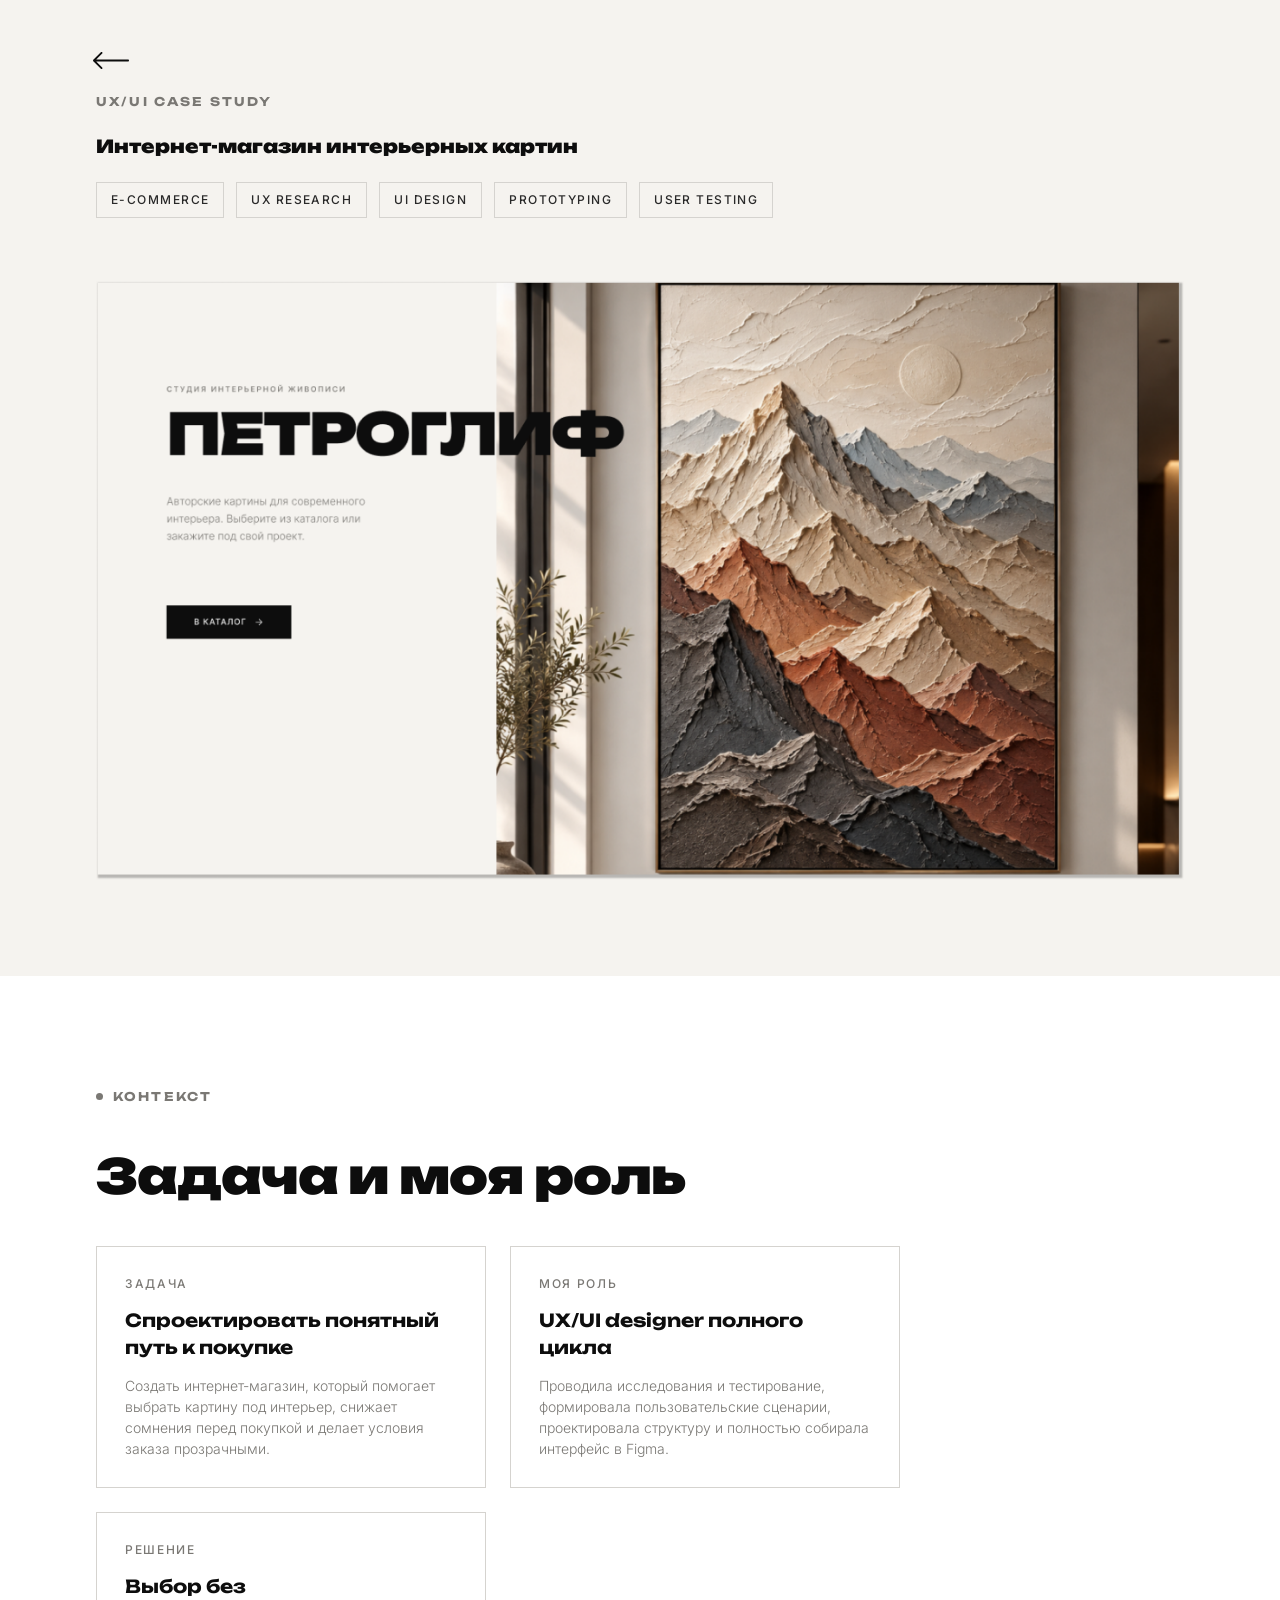
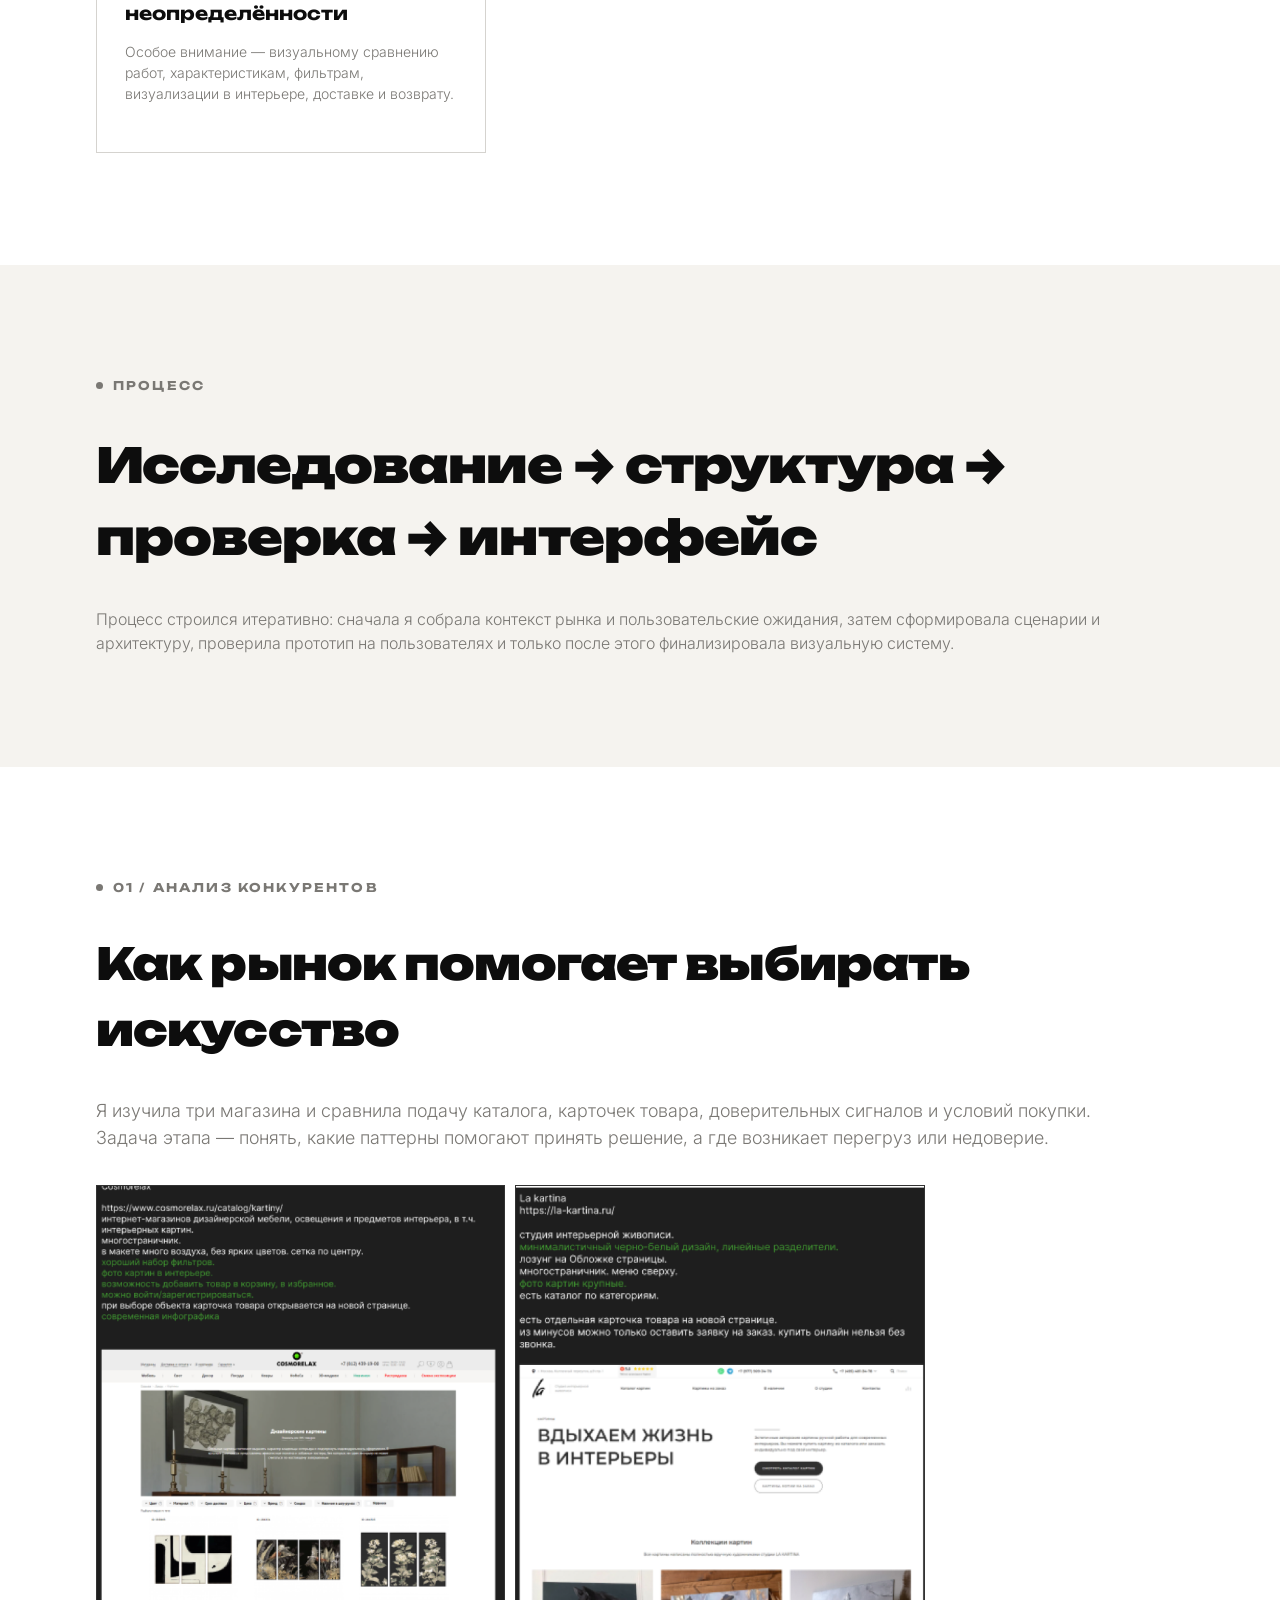
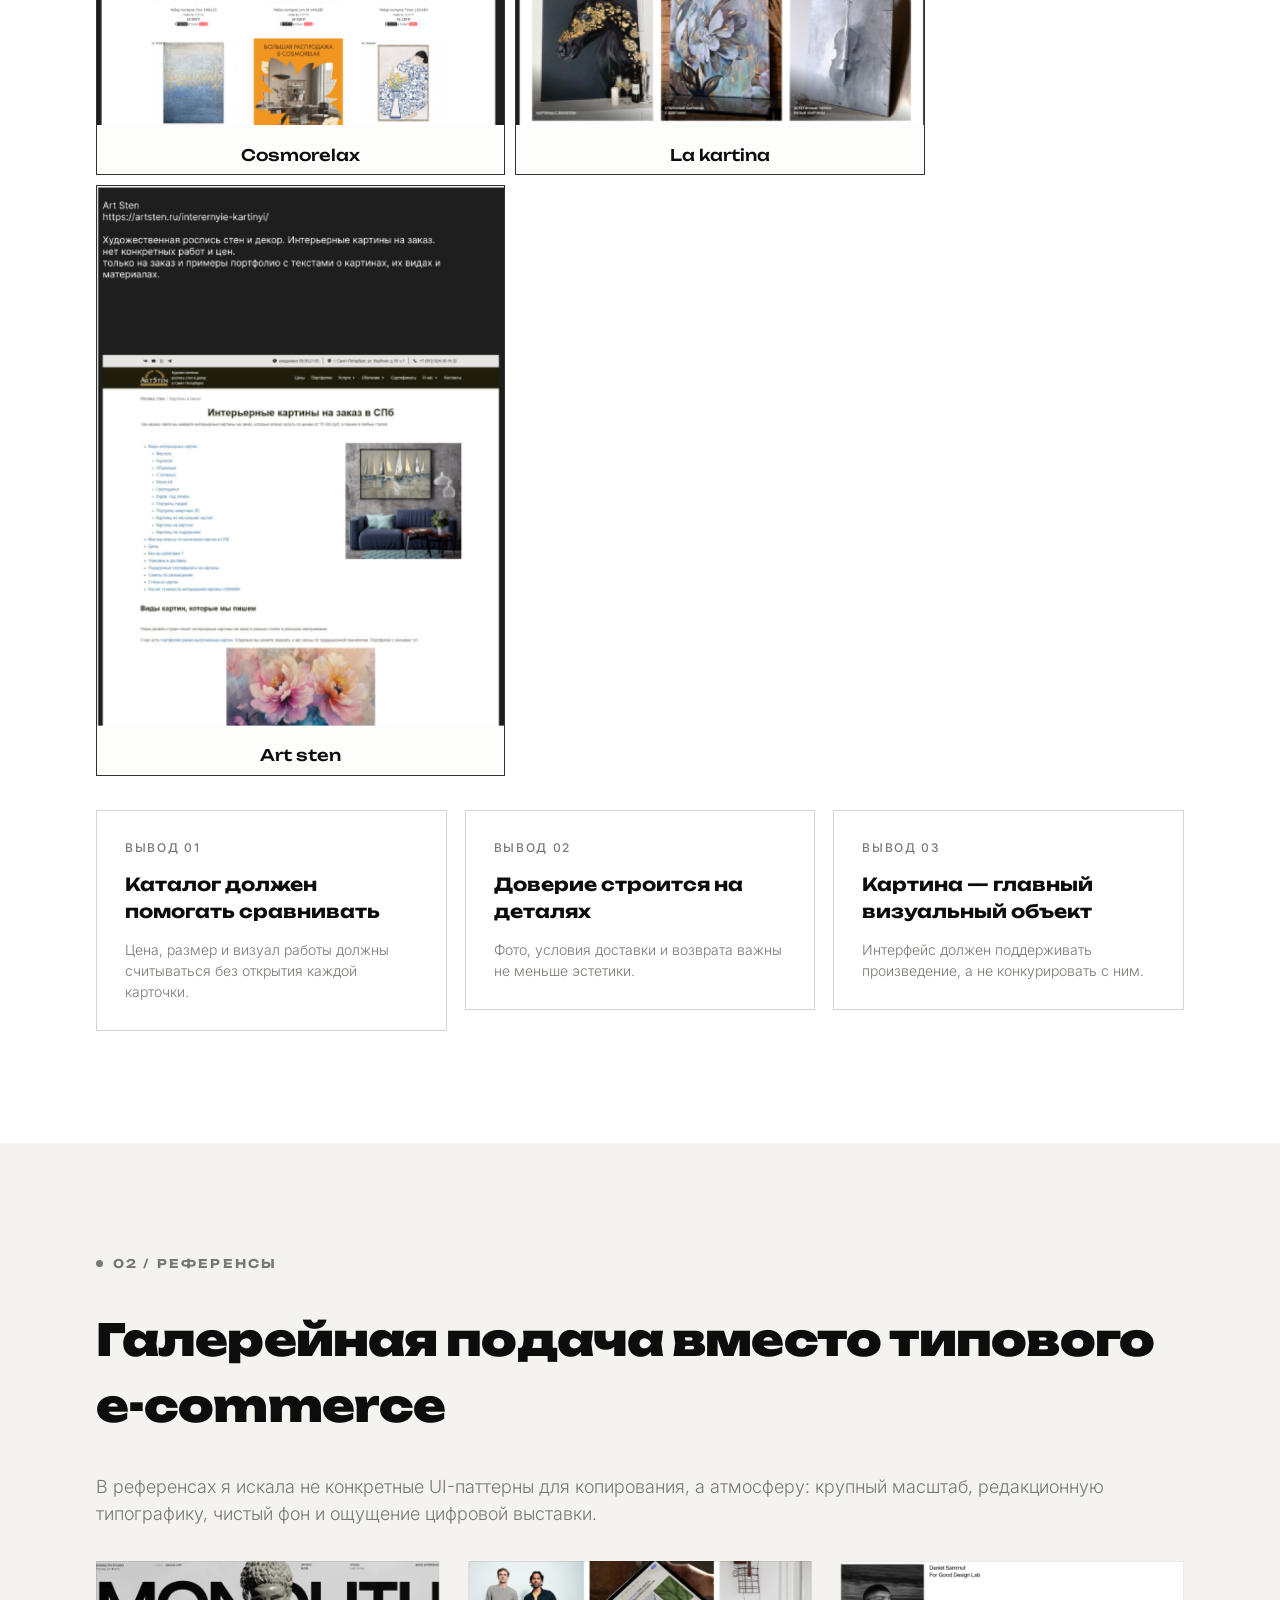
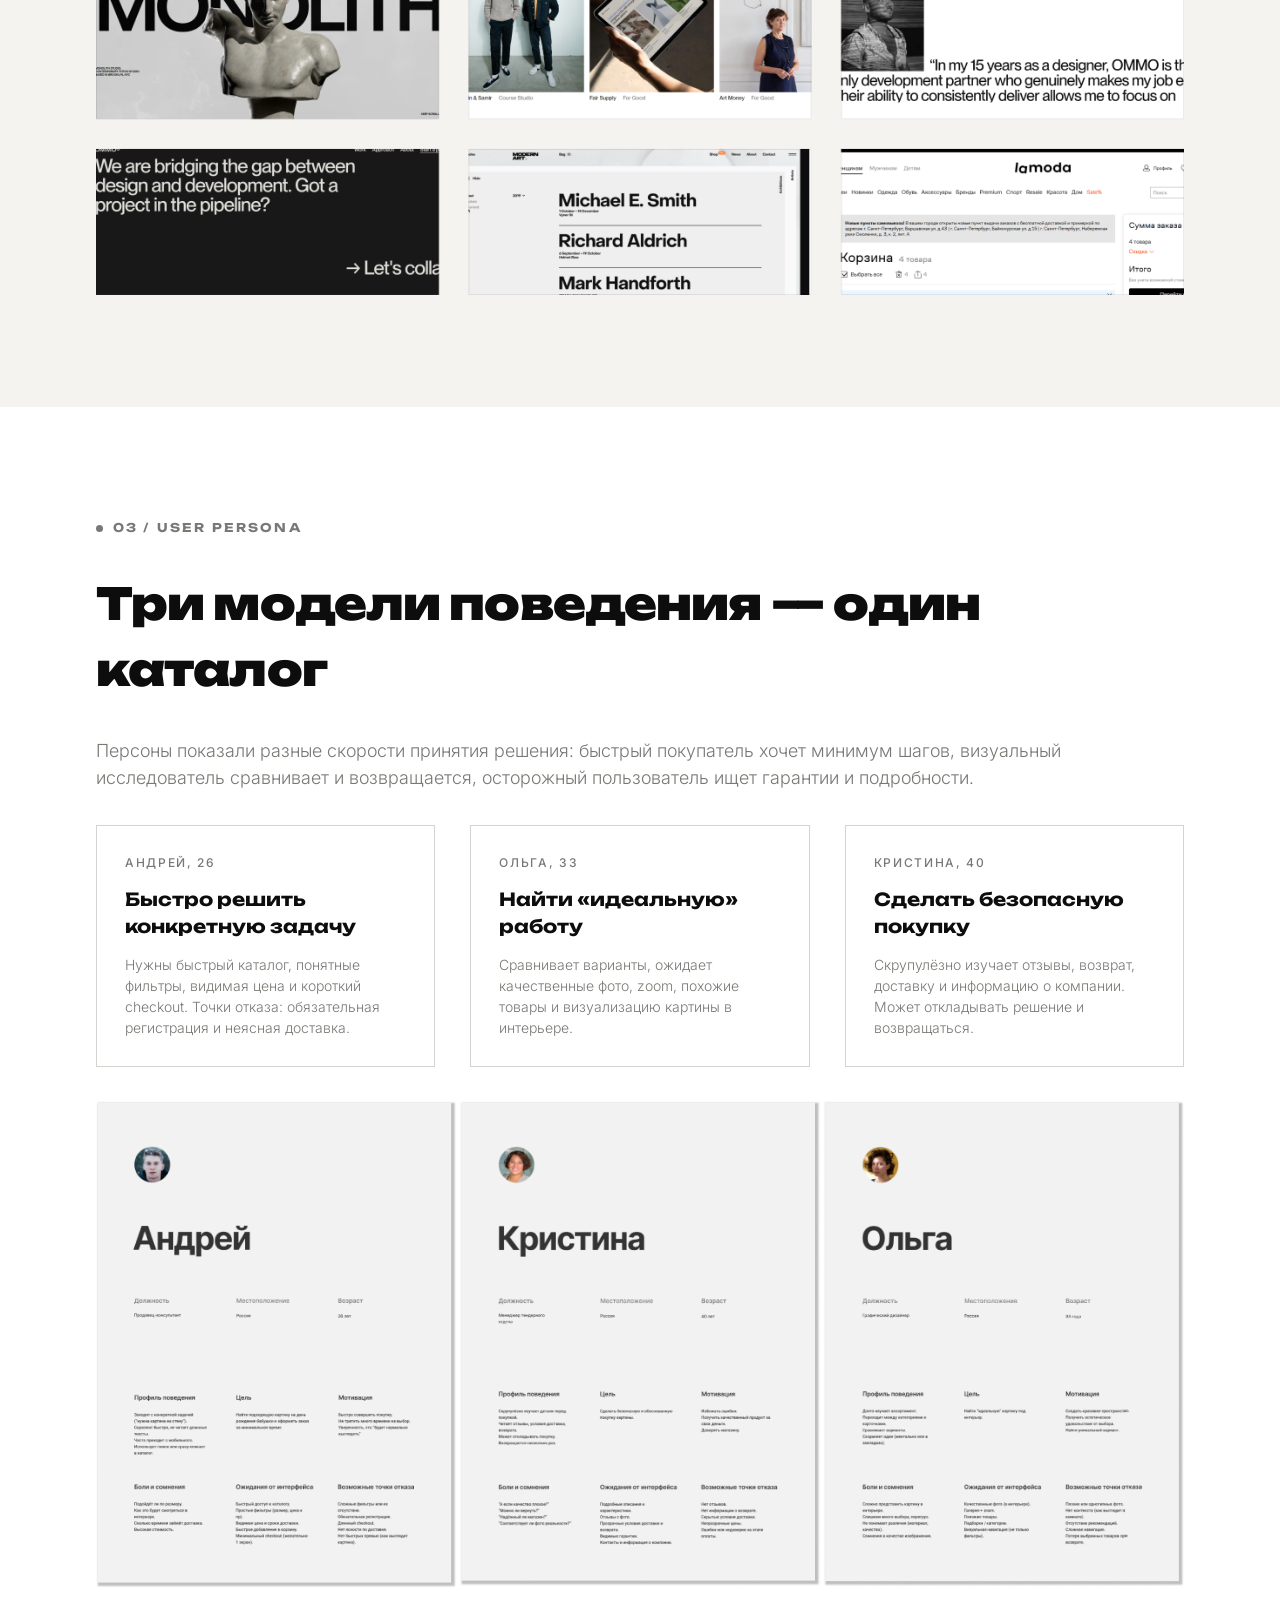
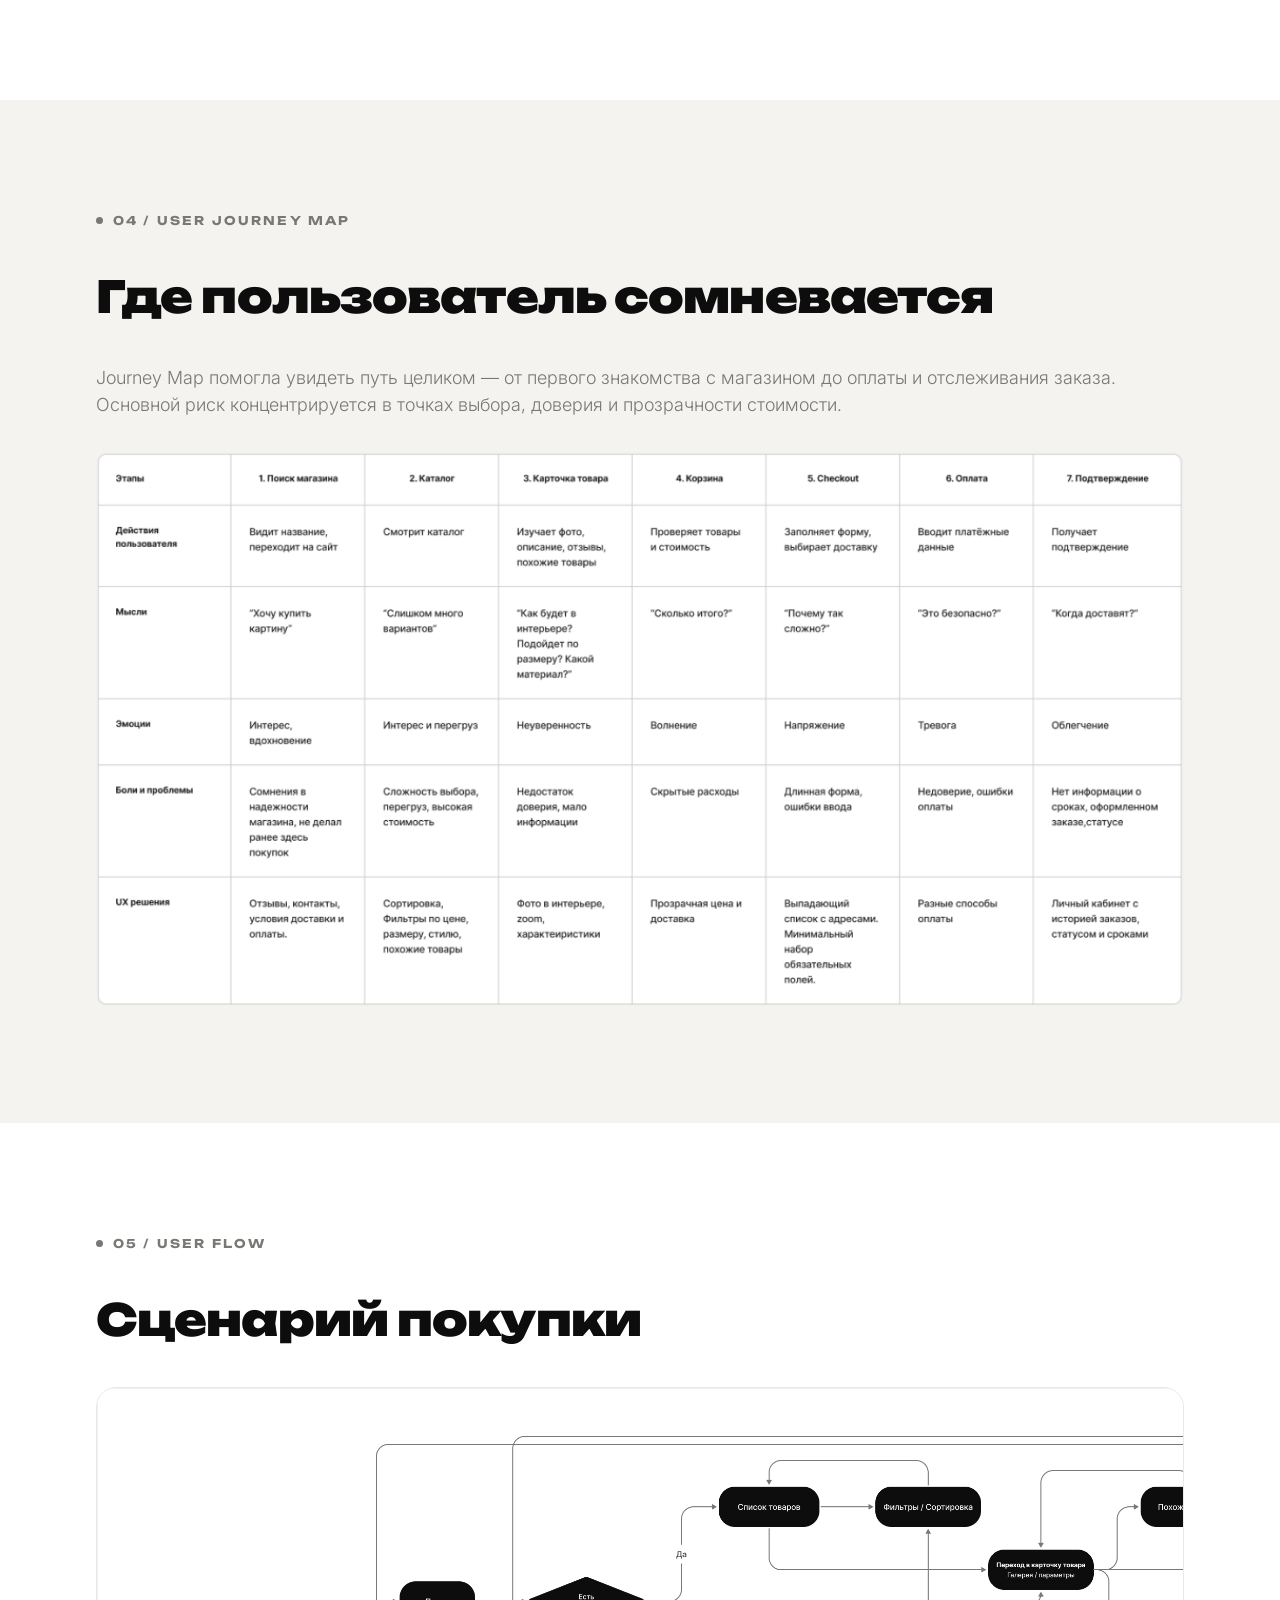
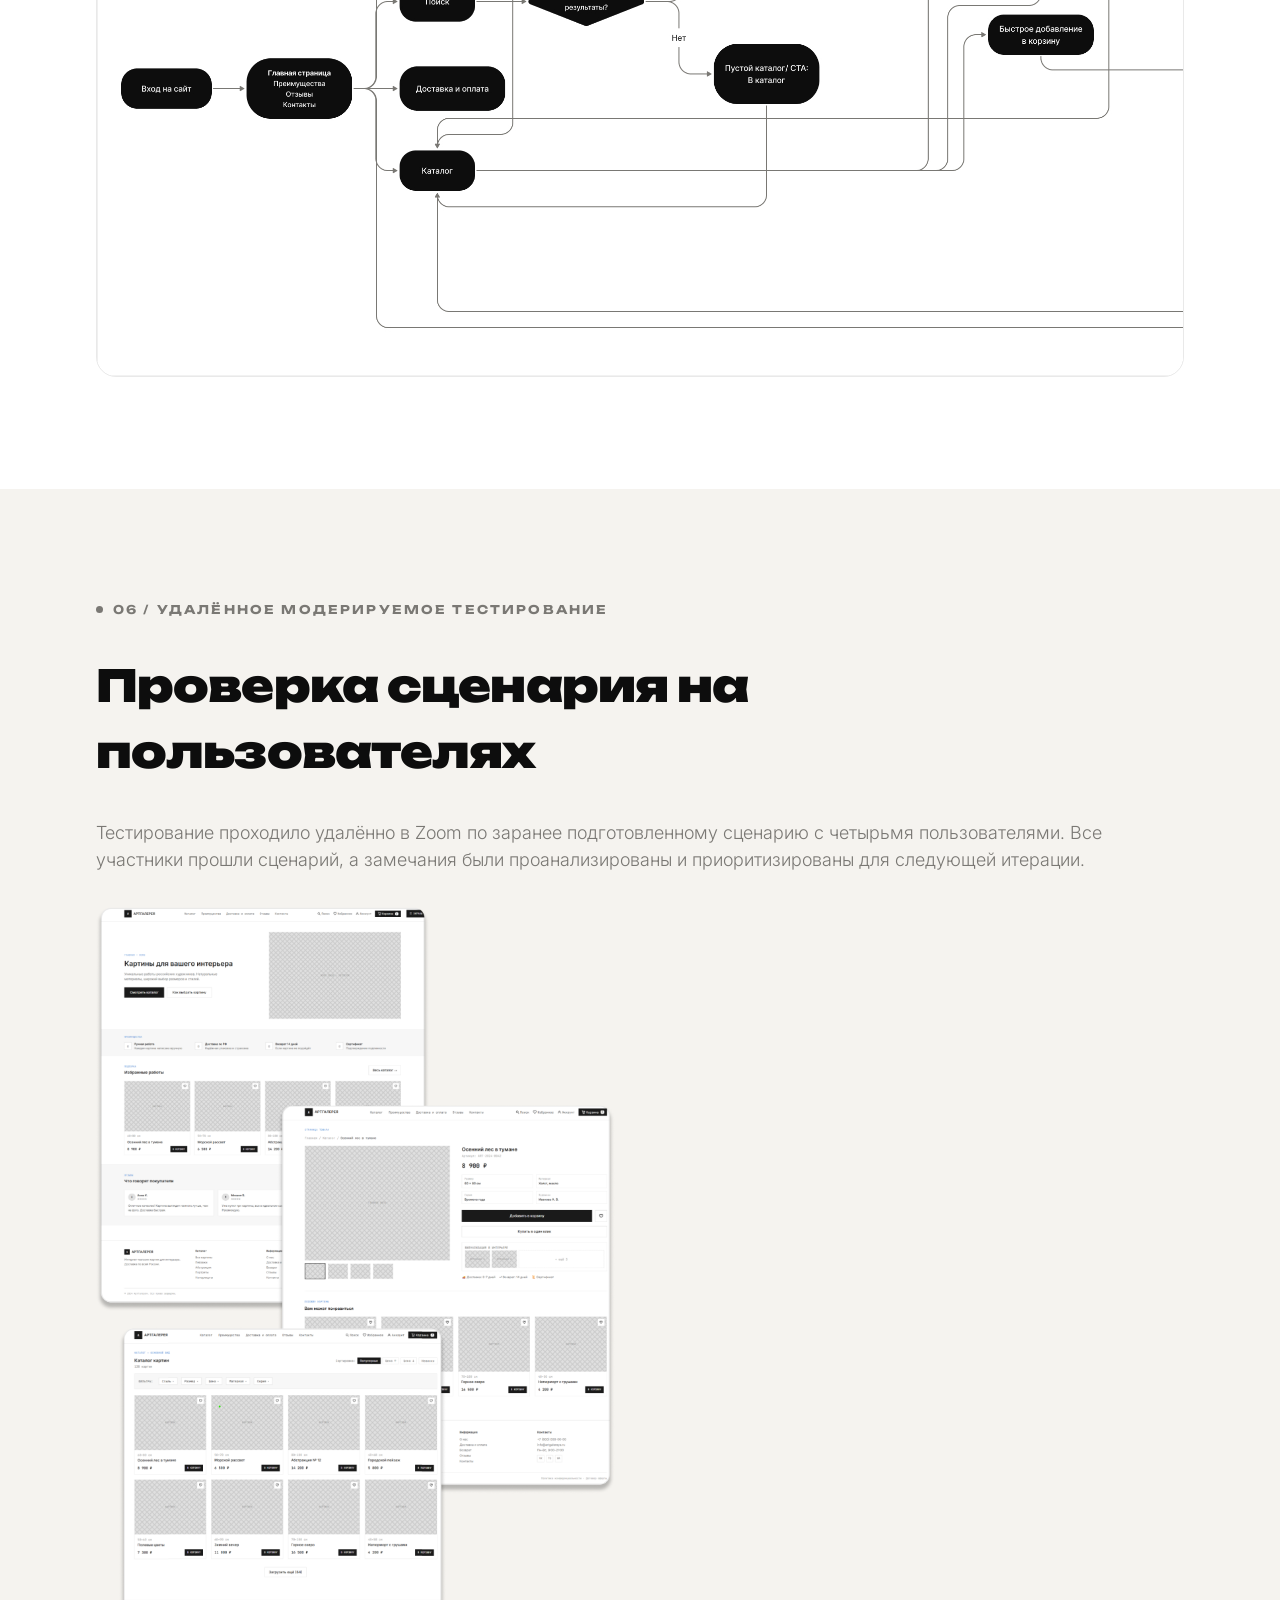
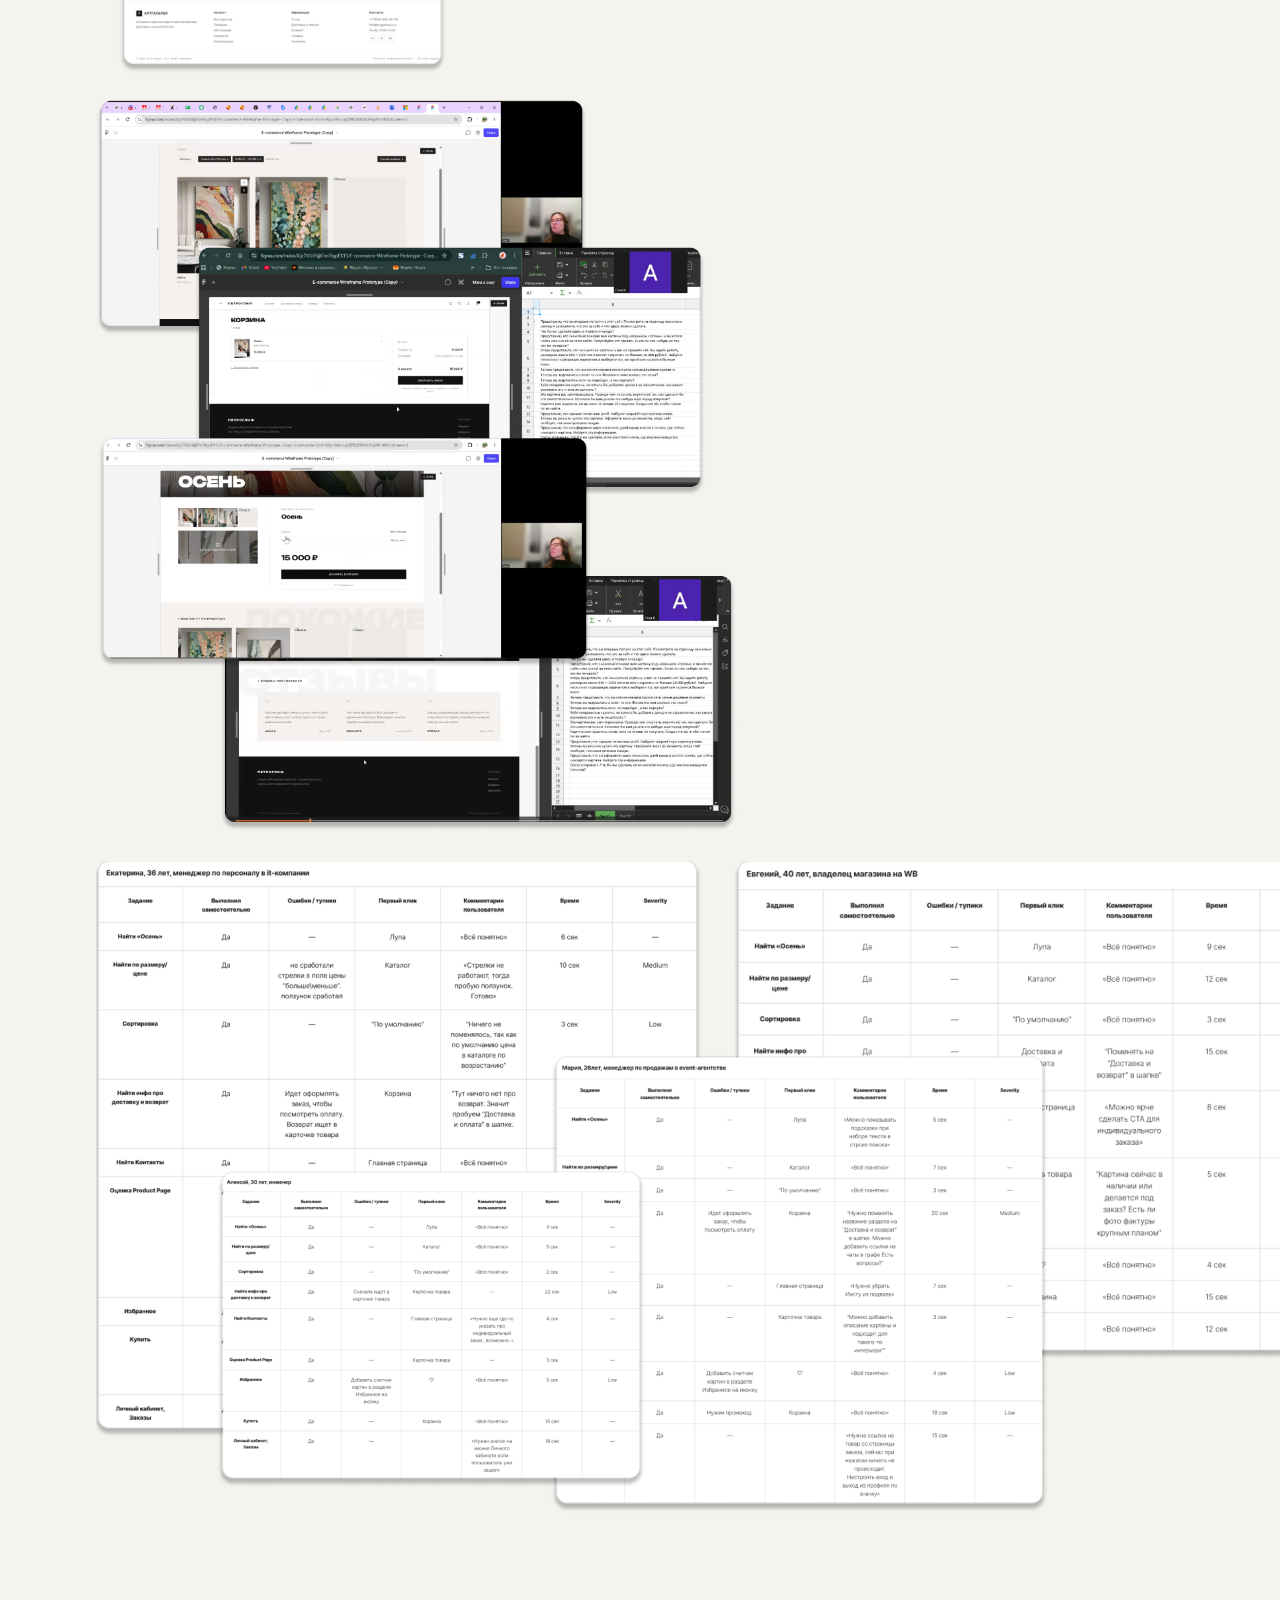
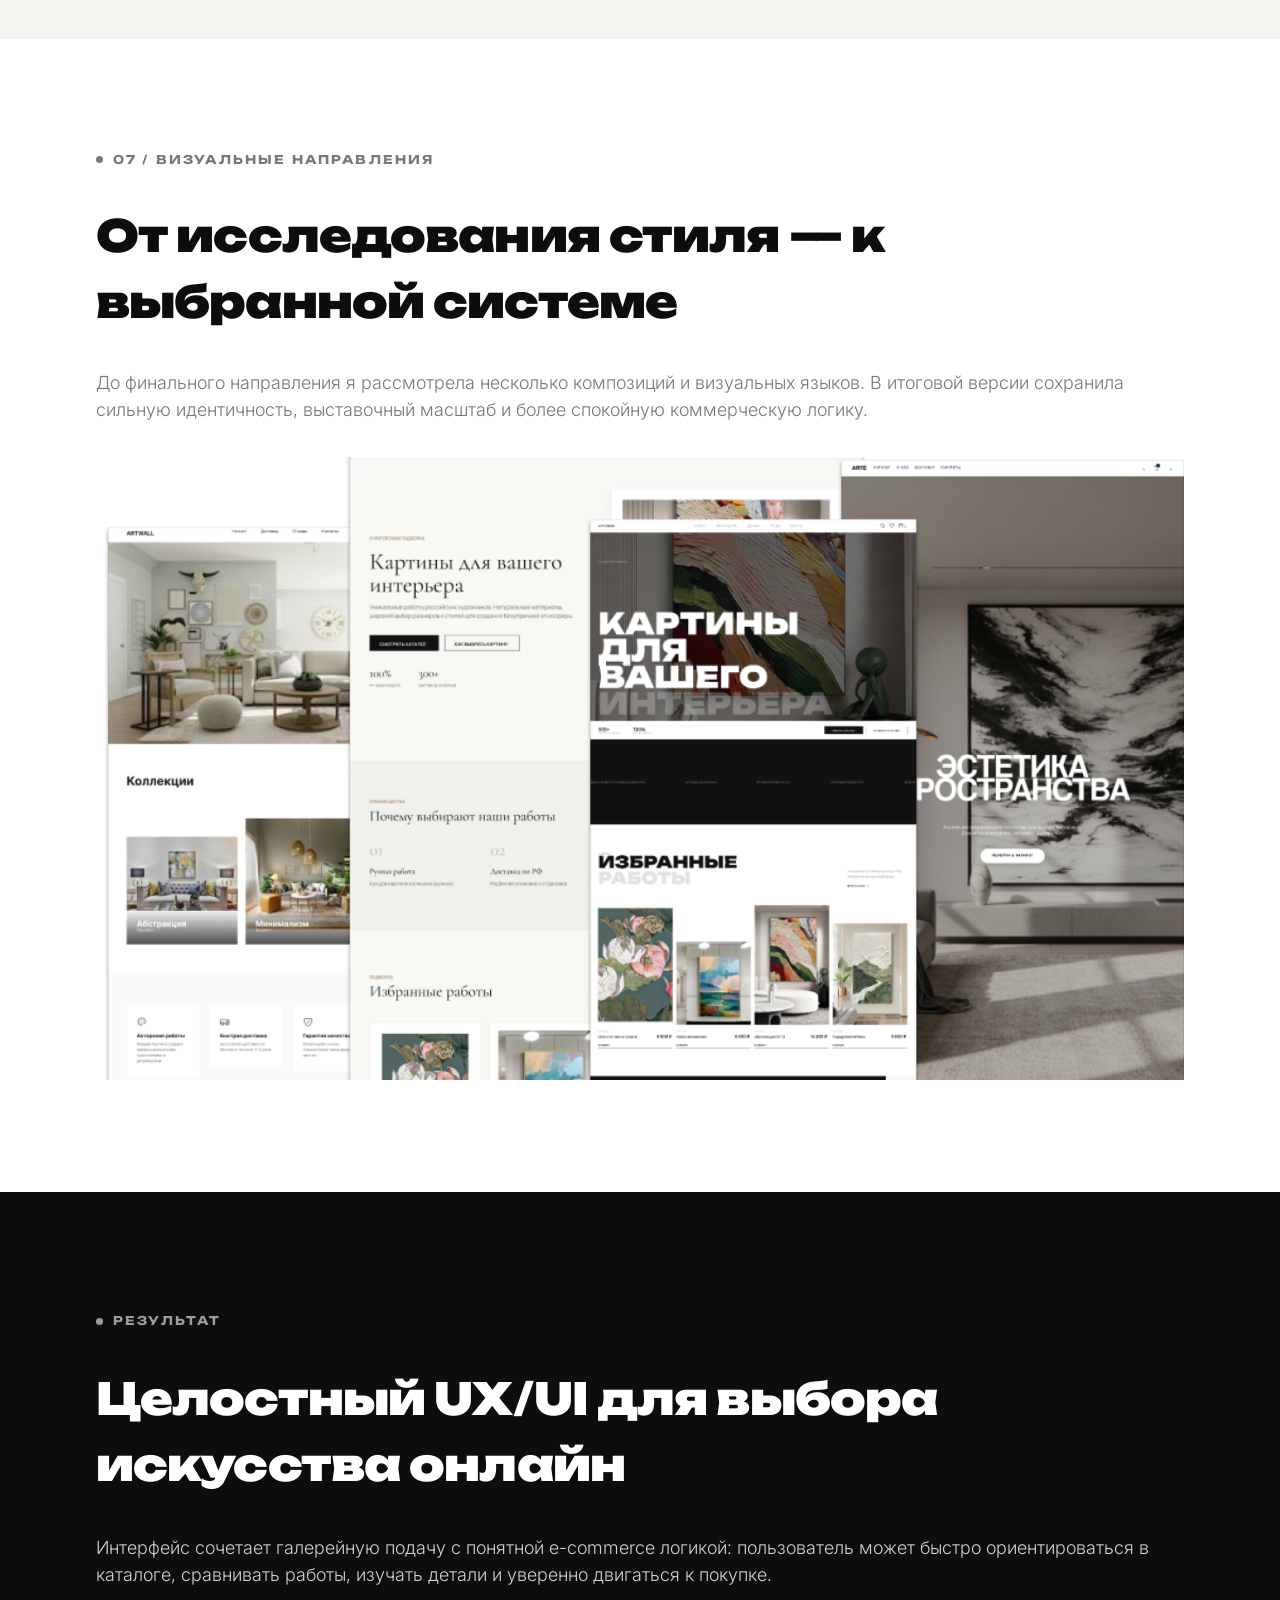
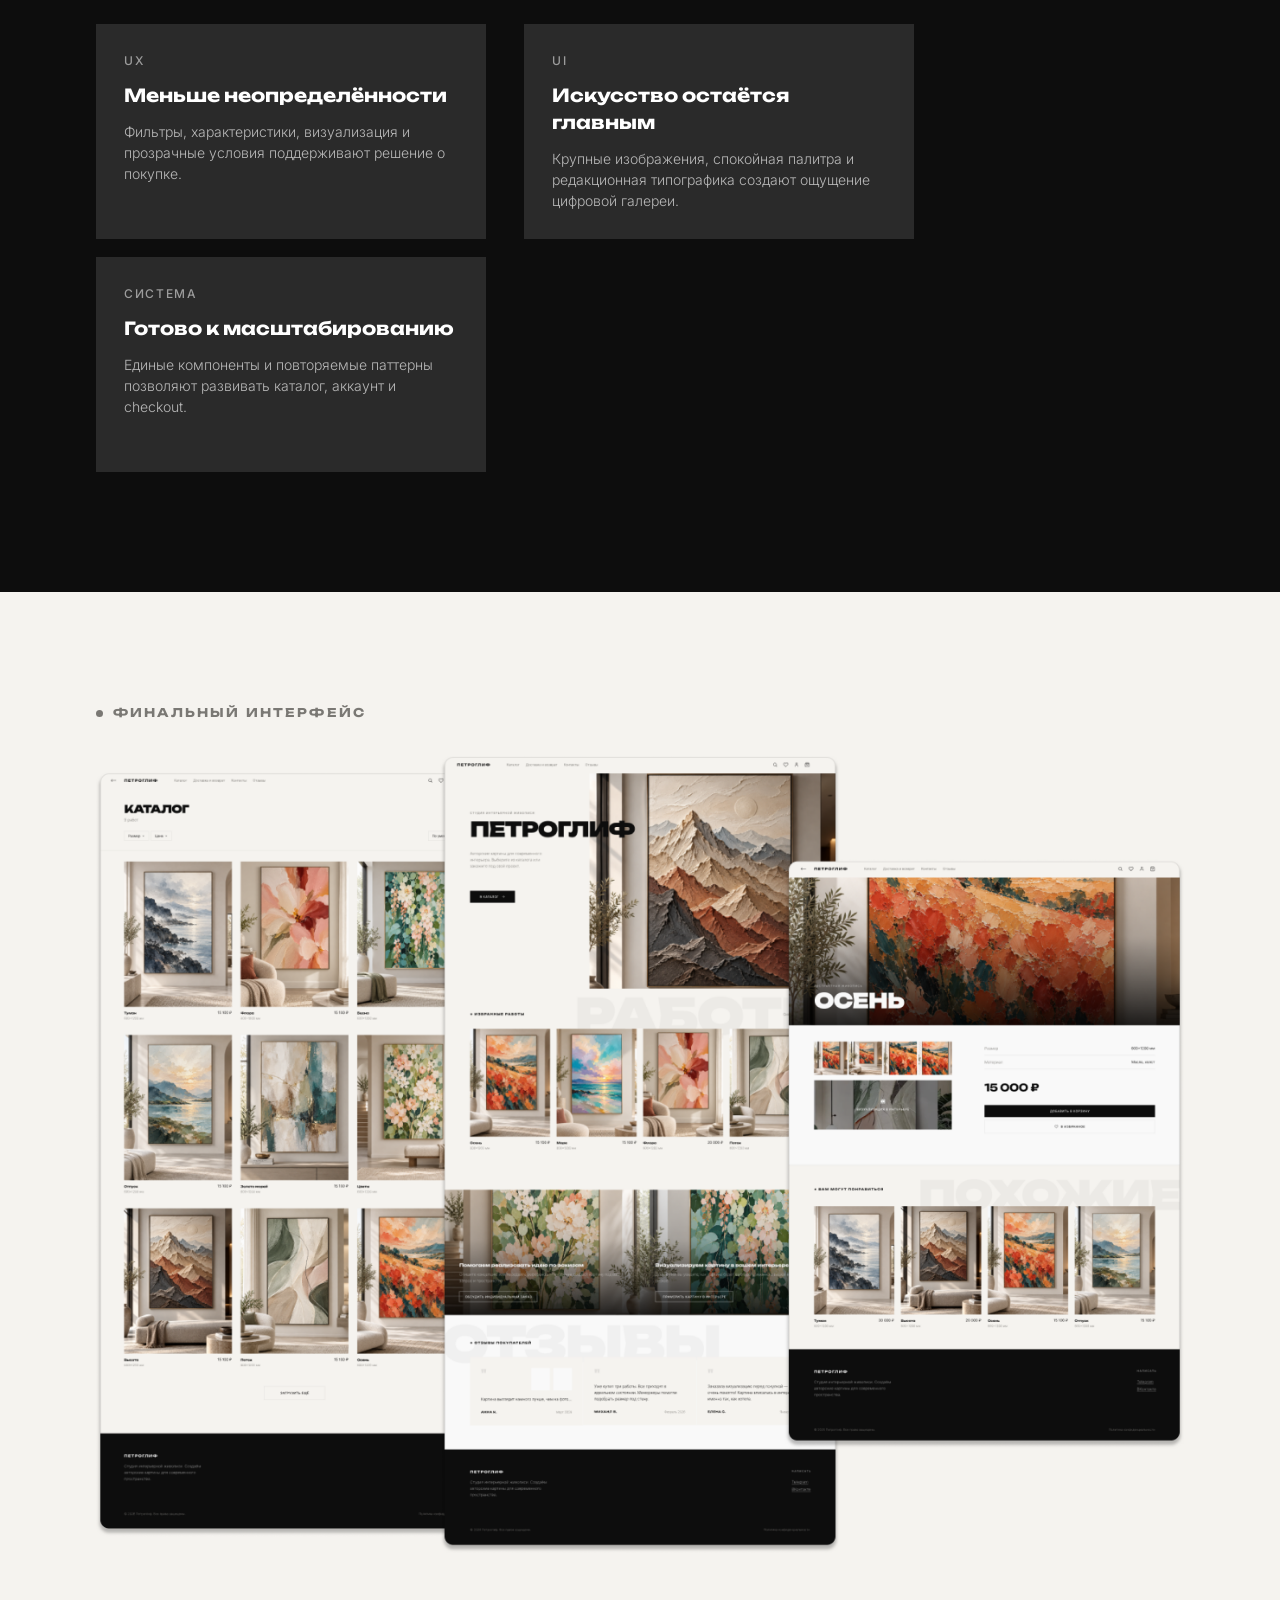
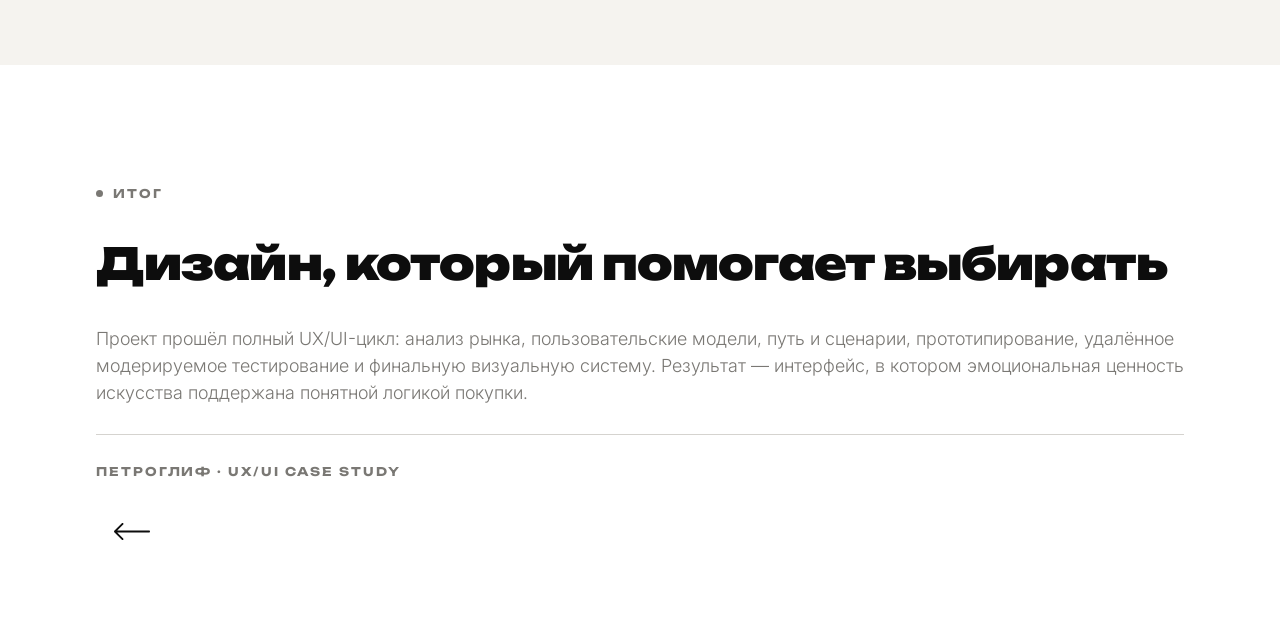
<file: petroglif.html>
<!doctype html>
<html lang="ru">
<head>
  <meta charset="utf-8">
  <meta name="viewport" content="width=device-width,initial-scale=1">
  <title>ПЕТРОГЛИФ — UX/UI Case Study</title>
  <meta name="description" content="UX/UI кейс интернет-магазина интерьерных картин ПЕТРОГЛИФ">
  <link rel="stylesheet" href="styles.css">
</head>
<body class="petro-body">
<main class="petro-page">

  <section class="petro-section petro-cover">
    <a class="petro-back petro-back-top" href="index.html" aria-label="Назад на главную"><svg viewBox="0 0 36 17" aria-hidden="true" focusable="false"><path d="M36 8.5C36 8.24955 35.9002 8.00936 35.7225 7.83227C35.5449 7.65518 35.3039 7.55569 35.0527 7.55569H3.23586L9.19831 1.61408C9.28639 1.52628 9.35626 1.42205 9.40393 1.30733C9.45159 1.19262 9.47613 1.06967 9.47613 .945505C9.47613 .821339 9.45159 .69839 9.40393 .583676C9.35626 .468962 9.28639 .36473 9.19831 .276932C9.11024 .189133 9.00567 .119488 8.89059 .0719723C8.77551 .0244563 8.65217 0 8.52761 0C8.40305 0 8.2797 .0244563 8.16462 .0719723C8.04954 .119488 7.94498 .189133 7.8569 .276932L.278312 7.83143C.190091 7.91915 .120097 8.02335 .07234 8.13808C.0245827 8.2528 0 8.37579 0 8.5C0 8.62421 .0245827 8.7472 .07234 8.86192C.120097 8.97665 .190091 9.08085 .278312 9.16857L7.8569 16.7231C7.94498 16.8109 8.04954 16.8805 8.16462 16.928C8.2797 16.9755 8.40305 17 8.52761 17C8.65217 17 8.77551 16.9755 8.89059 16.928C9.00567 16.8805 9.11024 16.8109 9.19831 16.7231C9.28639 16.6353 9.35626 16.531 9.40393 16.4163C9.45159 16.3016 9.47613 16.1787 9.47613 16.0545C9.47613 15.9303 9.45159 15.8074 9.40393 15.6927C9.35626 15.578 9.28639 15.4737 9.19831 15.3859L3.23586 9.44431H35.0527C35.3039 9.44431 35.5449 9.34482 35.7225 9.16773C35.9002 8.99064 36 8.75045 36 8.5Z"/></svg></a>
    <div class="petro-cover-copy">
      <div class="petro-kicker">UX/UI CASE STUDY</div>
      <h1>Интернет-магазин интерьерных картин</h1>
      <div class="petro-chips" aria-label="Направления проекта">
        <span>E-COMMERCE</span><span>UX RESEARCH</span><span>UI DESIGN</span><span>PROTOTYPING</span><span>USER TESTING</span>
      </div>
    </div>
    <picture class="petro-artifact petro-cover-image">
      <source media="(max-width:767px)" srcset="assets/petroglif/cover-mobile.png">
      <img src="assets/petroglif/cover-desktop.png" alt="Главный экран интернет-магазина ПЕТРОГЛИФ">
    </picture>
  </section>

  <section class="petro-section petro-white">
    <div class="petro-label">КОНТЕКСТ</div>
    <h2 class="petro-title petro-title-lg">Задача и моя роль</h2>
    <div class="petro-card-grid task-role-grid">
      <article class="petro-info-card">
        <div class="petro-card-kicker">ЗАДАЧА</div>
        <h3>Спроектировать понятный путь к покупке</h3>
        <p>Создать интернет-магазин, который помогает выбрать картину под интерьер, снижает сомнения перед покупкой и делает условия заказа прозрачными.</p>
      </article>
      <article class="petro-info-card">
        <div class="petro-card-kicker">МОЯ РОЛЬ</div>
        <h3>UX/UI designer полного цикла</h3>
        <p>Проводила исследования и тестирование, формировала пользовательские сценарии, проектировала структуру и полностью собирала интерфейс в Figma.</p>
      </article>
      <article class="petro-info-card">
        <div class="petro-card-kicker">РЕШЕНИЕ</div>
        <h3>Выбор без неопределённости</h3>
        <p>Особое внимание — визуальному сравнению работ, характеристикам, фильтрам, визуализации в интерьере, доставке и возврату.</p>
      </article>
    </div>
  </section>

  <section class="petro-section petro-ivory">
    <div class="petro-label">ПРОЦЕСС</div>
    <h2 class="petro-title petro-title-lg">Исследование → структура →<br>проверка → интерфейс</h2>
    <p class="petro-body-copy">Процесс строился итеративно: сначала я собрала контекст рынка и пользовательские ожидания, затем сформировала сценарии и архитектуру, проверила прототип на пользователях и только после этого финализировала визуальную систему.</p>
  </section>

  <section class="petro-section petro-white">
    <div class="petro-label">01 / АНАЛИЗ КОНКУРЕНТОВ</div>
    <h2 class="petro-title">Как рынок помогает выбирать<br class="desktop-only"> искусство</h2>
    <p class="petro-body-copy petro-body-copy-lg">Я изучила три магазина и сравнила подачу каталога, карточек товара, доверительных сигналов и условий покупки.<br class="desktop-only"> Задача этапа — понять, какие паттерны помогают принять решение, а где возникает перегруз или недоверие.</p>
    <div class="competitor-preview-grid" aria-label="Примеры сайтов конкурентов">
      <article class="competitor-preview-card">
        <img src="assets/petroglif/competitor-cosmorelax.png" alt="Cosmorelax">
        <div class="competitor-preview-label">Cosmorelax</div>
      </article>
      <article class="competitor-preview-card">
        <img src="assets/petroglif/competitor-lakartina.png" alt="La kartina">
        <div class="competitor-preview-label">La kartina</div>
      </article>
      <article class="competitor-preview-card">
        <img src="assets/petroglif/competitor-artsten.png" alt="Art sten">
        <div class="competitor-preview-label">Art sten</div>
      </article>
    </div>
    <div class="petro-card-grid competitor-insights-grid">
      <article class="petro-info-card">
        <div class="petro-card-kicker">ВЫВОД 01</div>
        <h3>Каталог должен помогать сравнивать</h3>
        <p>Цена, размер и визуал работы должны считываться без открытия каждой карточки.</p>
      </article>
      <article class="petro-info-card">
        <div class="petro-card-kicker">ВЫВОД 02</div>
        <h3>Доверие строится на деталях</h3>
        <p>Фото, условия доставки и возврата важны не меньше эстетики.</p>
      </article>
      <article class="petro-info-card">
        <div class="petro-card-kicker">ВЫВОД 03</div>
        <h3>Картина — главный визуальный объект</h3>
        <p>Интерфейс должен поддерживать произведение, а не конкурировать с ним.</p>
      </article>
    </div>
  </section>

  <section class="petro-section petro-ivory">
    <div class="petro-label">02 / РЕФЕРЕНСЫ</div>
    <h2 class="petro-title">Галерейная подача вместо типового e-commerce</h2>
    <p class="petro-body-copy petro-body-copy-lg">В референсах я искала не конкретные UI-паттерны для копирования, а атмосферу: крупный масштаб, редакционную типографику, чистый фон и ощущение цифровой выставки.</p>
    <picture class="petro-artifact">
      <source media="(max-width:767px)" srcset="assets/petroglif/references-mobile.png">
      <img src="assets/petroglif/references-desktop.png" alt="Референсы проекта">
    </picture>
  </section>

  <section class="petro-section petro-white">
    <div class="petro-label">03 / USER PERSONA</div>
    <h2 class="petro-title">Три модели поведения — один каталог</h2>
    <p class="petro-body-copy petro-body-copy-lg">Персоны показали разные скорости принятия решения: быстрый покупатель хочет минимум шагов, визуальный исследователь сравнивает и возвращается, осторожный пользователь ищет гарантии и подробности.</p>
    <div class="petro-card-grid persona-insights-grid">
      <article class="petro-info-card">
        <div class="petro-card-kicker">АНДРЕЙ, 26</div>
        <h3>Быстро решить конкретную задачу</h3>
        <p>Нужны быстрый каталог, понятные фильтры, видимая цена и короткий checkout. Точки отказа: обязательная регистрация и неясная доставка.</p>
      </article>
      <article class="petro-info-card">
        <div class="petro-card-kicker">ОЛЬГА, 33</div>
        <h3>Найти «идеальную» работу</h3>
        <p>Сравнивает варианты, ожидает качественные фото, zoom, похожие товары и визуализацию картины в интерьере.</p>
      </article>
      <article class="petro-info-card">
        <div class="petro-card-kicker">КРИСТИНА, 40</div>
        <h3>Сделать безопасную покупку</h3>
        <p>Скрупулёзно изучает отзывы, возврат, доставку и информацию о компании. Может откладывать решение и возвращаться.</p>
      </article>
    </div>
    <picture class="petro-artifact">
      <source media="(max-width:767px)" srcset="assets/petroglif/persona-mobile.png">
      <img src="assets/petroglif/persona-desktop.png" alt="User Persona">
    </picture>
  </section>

  <section class="petro-section petro-ivory">
    <div class="petro-label">04 / USER JOURNEY MAP</div>
    <h2 class="petro-title">Где пользователь сомневается</h2>
    <p class="petro-body-copy petro-body-copy-lg">Journey Map помогла увидеть путь целиком — от первого знакомства с магазином до оплаты и отслеживания заказа. Основной риск концентрируется в точках выбора, доверия и прозрачности стоимости.</p>
    <picture class="petro-artifact">
      <source media="(max-width:767px)" srcset="assets/petroglif/ujm-mobile.png">
      <img src="assets/petroglif/ujm-desktop.png" alt="User Journey Map">
    </picture>
  </section>

  <section class="petro-section petro-white">
    <div class="petro-label">05 / USER FLOW</div>
    <h2 class="petro-title">Сценарий покупки</h2>
    <div class="petro-scroll-x userflow-scroll" tabindex="0" aria-label="User Flow, прокрутка по горизонтали">
  <img class="userflow-image" src="assets/petroglif/UserFlow.jpg?v=1" alt="User Flow" draggable="false">
    </div>
  </section>

  <section class="petro-section petro-ivory">
    <div class="petro-label">06 / УДАЛЁННОЕ МОДЕРИРУЕМОЕ ТЕСТИРОВАНИЕ</div>
    <h2 class="petro-title">Проверка сценария на пользователях</h2>
    <p class="petro-body-copy petro-body-copy-lg">Тестирование проходило удалённо в Zoom по заранее подготовленному сценарию с четырьмя пользователями. Все участники прошли сценарий, а замечания были проанализированы и приоритизированы для следующей итерации.</p>
    <div class="testing-layout">
      <picture class="testing-panel testing-panel-a">
        <source media="(max-width:767px)" srcset="assets/petroglif/testing-a-mobile.png">
        <img src="assets/petroglif/testing-a-desktop.png" alt="Прототипы и сценарии пользовательского тестирования">
      </picture>
      <picture class="testing-panel testing-panel-b">
        <source media="(max-width:767px)" srcset="assets/petroglif/testing-b-mobile.png">
        <img src="assets/petroglif/testing-b-desktop.png" alt="Сессии удалённого модерируемого тестирования">
      </picture>
      <picture class="testing-panel testing-panel-c">
        <source media="(max-width:767px)" srcset="assets/petroglif/testing-c-mobile.png">
        <img src="assets/petroglif/testing-c-desktop.png" alt="Таблица результатов и приоритизации">
      </picture>
    </div>
  </section>

  <section class="petro-section petro-white">
    <div class="petro-label">07 / ВИЗУАЛЬНЫЕ НАПРАВЛЕНИЯ</div>
    <h2 class="petro-title">От исследования стиля — к выбранной системе</h2>
    <p class="petro-body-copy petro-body-copy-lg">До финального направления я рассмотрела несколько композиций и визуальных языков. В итоговой версии сохранила сильную идентичность, выставочный масштаб и более спокойную коммерческую логику.</p>
    <picture class="petro-artifact">
      <source media="(max-width:767px)" srcset="assets/petroglif/variants-mobile.png">
      <img src="assets/petroglif/variants-desktop.png" alt="Рассмотренные варианты визуального направления">
    </picture>
  </section>

  <section class="petro-section petro-result">
    <div class="petro-label petro-label-light">РЕЗУЛЬТАТ</div>
    <h2 class="petro-title petro-title-light">Целостный UX/UI для выбора искусства онлайн</h2>
    <p class="petro-body-copy petro-body-light">Интерфейс сочетает галерейную подачу с понятной e-commerce логикой: пользователь может быстро ориентироваться в каталоге, сравнивать работы, изучать детали и уверенно двигаться к покупке.</p>
    <div class="petro-card-grid result-cards-grid">
      <article class="petro-info-card petro-result-card">
        <div class="petro-card-kicker">UX</div>
        <h3>Меньше неопределённости</h3>
        <p>Фильтры, характеристики, визуализация и прозрачные условия поддерживают решение о покупке.</p>
      </article>
      <article class="petro-info-card petro-result-card">
        <div class="petro-card-kicker">UI</div>
        <h3>Искусство остаётся главным</h3>
        <p>Крупные изображения, спокойная палитра и редакционная типографика создают ощущение цифровой галереи.</p>
      </article>
      <article class="petro-info-card petro-result-card">
        <div class="petro-card-kicker">СИСТЕМА</div>
        <h3>Готово к масштабированию</h3>
        <p>Единые компоненты и повторяемые паттерны позволяют развивать каталог, аккаунт и checkout.</p>
      </article>
    </div>
  </section>

  <section class="petro-section petro-ivory">
    <div class="petro-label">ФИНАЛЬНЫЙ ИНТЕРФЕЙС</div>
    <img class="desktop-only petro-artifact-img" src="assets/petroglif/final-desktop.png" alt="Финальные экраны Home, Catalog и Product">
    <div class="mobile-only petro-scroll-x final-scroll" tabindex="0" aria-label="Финальные экраны, прокрутка по горизонтали">
      <div class="final-mobile-track">
        <img class="final-mobile-shot final-mobile-home" src="assets/petroglif/final-home-mobile.png" alt="Финальный экран Home" draggable="false">
        <img class="final-mobile-shot final-mobile-catalog" src="assets/petroglif/final-catalog-mobile.png" alt="Финальный экран Catalog" draggable="false">
        <img class="final-mobile-shot final-mobile-product" src="assets/petroglif/final-product-mobile.png" alt="Финальный экран Product" draggable="false">
      </div>
    </div>
  </section>

  <section class="petro-section petro-white petro-closing">
    <div class="petro-label">ИТОГ</div>
    <h2 class="petro-title">Дизайн, который помогает выбирать</h2>
    <p class="petro-body-copy petro-body-copy-lg">Проект прошёл полный UX/UI-цикл: анализ рынка, пользовательские модели, путь и сценарии, прототипирование, удалённое модерируемое тестирование и финальную визуальную систему. Результат — интерфейс, в котором эмоциональная ценность искусства поддержана понятной логикой покупки.</p>
    <div class="petro-divider"></div>
    <div class="petro-footer">ПЕТРОГЛИФ · UX/UI CASE STUDY</div>
    <a class="petro-back petro-back-bottom" href="index.html" aria-label="Назад на главную"><svg viewBox="0 0 36 17" aria-hidden="true" focusable="false"><path d="M36 8.5C36 8.24955 35.9002 8.00936 35.7225 7.83227C35.5449 7.65518 35.3039 7.55569 35.0527 7.55569H3.23586L9.19831 1.61408C9.28639 1.52628 9.35626 1.42205 9.40393 1.30733C9.45159 1.19262 9.47613 1.06967 9.47613 .945505C9.47613 .821339 9.45159 .69839 9.40393 .583676C9.35626 .468962 9.28639 .36473 9.19831 .276932C9.11024 .189133 9.00567 .119488 8.89059 .0719723C8.77551 .0244563 8.65217 0 8.52761 0C8.40305 0 8.2797 .0244563 8.16462 .0719723C8.04954 .119488 7.94498 .189133 7.8569 .276932L.278312 7.83143C.190091 7.91915 .120097 8.02335 .07234 8.13808C.0245827 8.2528 0 8.37579 0 8.5C0 8.62421 .0245827 8.7472 .07234 8.86192C.120097 8.97665 .190091 9.08085 .278312 9.16857L7.8569 16.7231C7.94498 16.8109 8.04954 16.8805 8.16462 16.928C8.2797 16.9755 8.40305 17 8.52761 17C8.65217 17 8.77551 16.9755 8.89059 16.928C9.00567 16.8805 9.11024 16.8109 9.19831 16.7231C9.28639 16.6353 9.35626 16.531 9.40393 16.4163C9.45159 16.3016 9.47613 16.1787 9.47613 16.0545C9.47613 15.9303 9.45159 15.8074 9.40393 15.6927C9.35626 15.578 9.28639 15.4737 9.19831 15.3859L3.23586 9.44431H35.0527C35.3039 9.44431 35.5449 9.34482 35.7225 9.16773C35.9002 8.99064 36 8.75045 36 8.5Z"/></svg></a>
  </section>

</main>

<script data-scroll-enhanced>
(() => {
  document.querySelectorAll('.petro-scroll-x').forEach((el) => {
    el.scrollLeft = 0;
    let dragging = false;
    let startX = 0;
    let startLeft = 0;

    el.addEventListener('pointerdown', (e) => {
      if (e.pointerType === 'touch') return;
      dragging = true;
      startX = e.clientX;
      startLeft = el.scrollLeft;
      el.classList.add('is-dragging');
      el.setPointerCapture?.(e.pointerId);
      e.preventDefault();
    });

    el.addEventListener('pointermove', (e) => {
      if (!dragging) return;
      el.scrollLeft = startLeft - (e.clientX - startX);
    });

    const stop = (e) => {
      if (!dragging) return;
      dragging = false;
      el.classList.remove('is-dragging');
      try { el.releasePointerCapture?.(e.pointerId); } catch {}
    };

    el.addEventListener('pointerup', stop);
    el.addEventListener('pointercancel', stop);
    el.addEventListener('lostpointercapture', () => {
      dragging = false;
      el.classList.remove('is-dragging');
    });

    if (el.classList.contains('userflow-scroll')) {
      requestAnimationFrame(() => { el.scrollLeft = 0; });
      window.addEventListener('pageshow', () => { el.scrollLeft = 0; }, { once: true });
    }

    el.addEventListener('wheel', (e) => {
      if (el.scrollWidth <= el.clientWidth) return;

      const delta = Math.abs(e.deltaX) > Math.abs(e.deltaY) ? e.deltaX : e.deltaY;
      if (!delta) return;

      const max = el.scrollWidth - el.clientWidth;
      const next = Math.max(0, Math.min(max, el.scrollLeft + delta));

      if (next !== el.scrollLeft) {
        e.preventDefault();
        el.scrollLeft = next;
      }
    }, { passive: false });
  });
})();
</script>
</body>
</html>
</file>
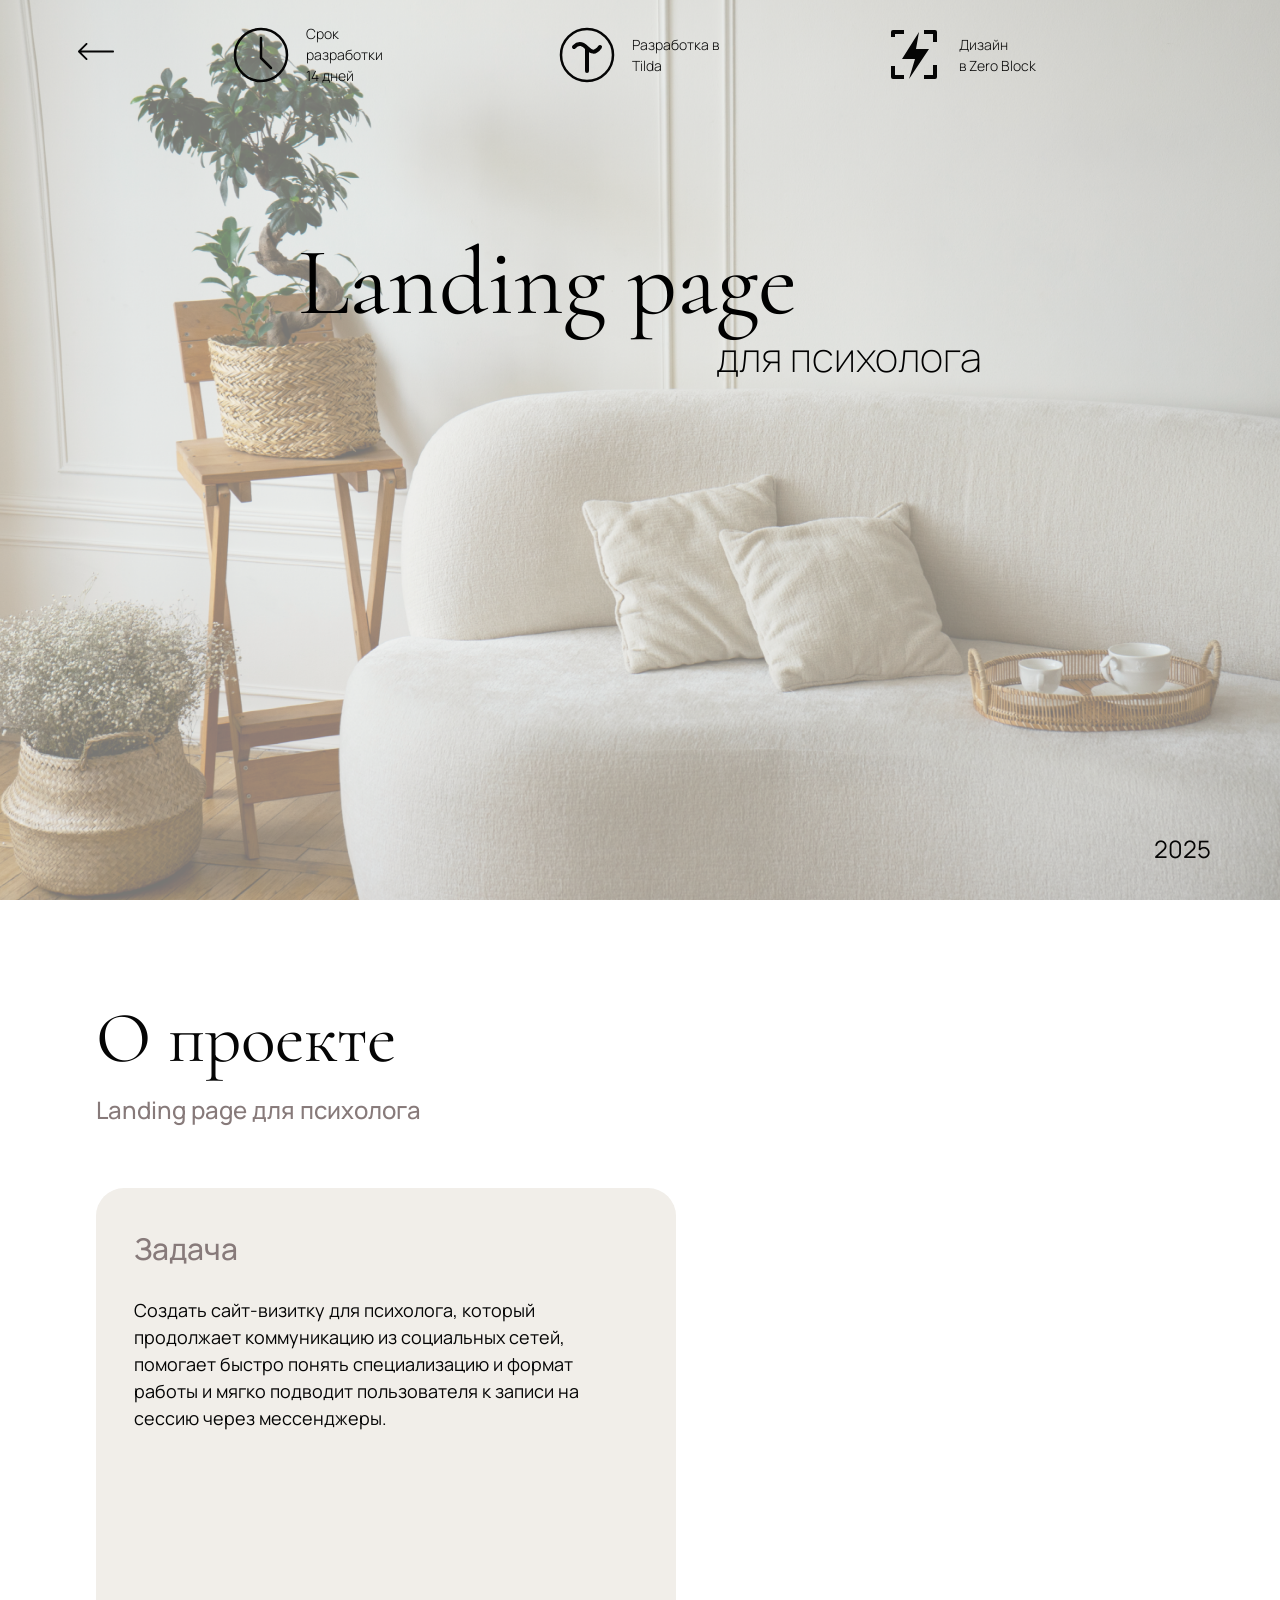
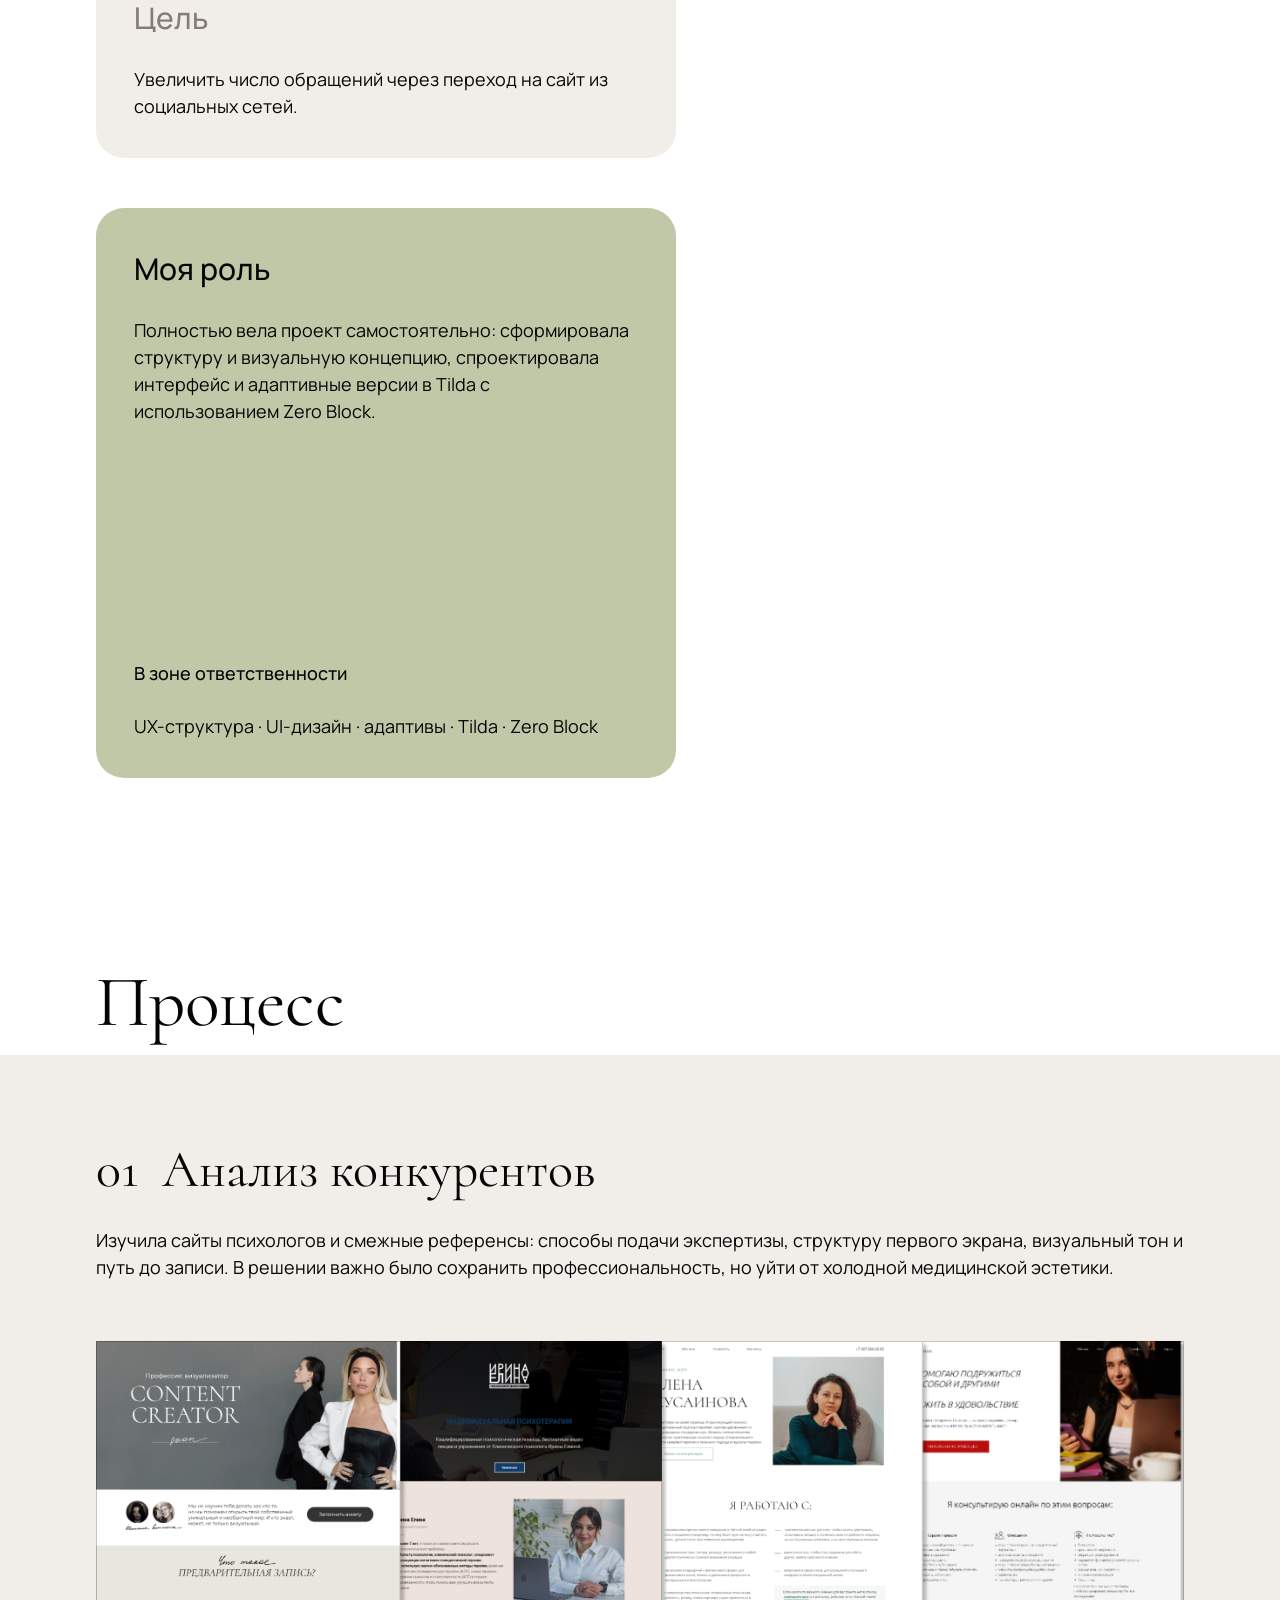
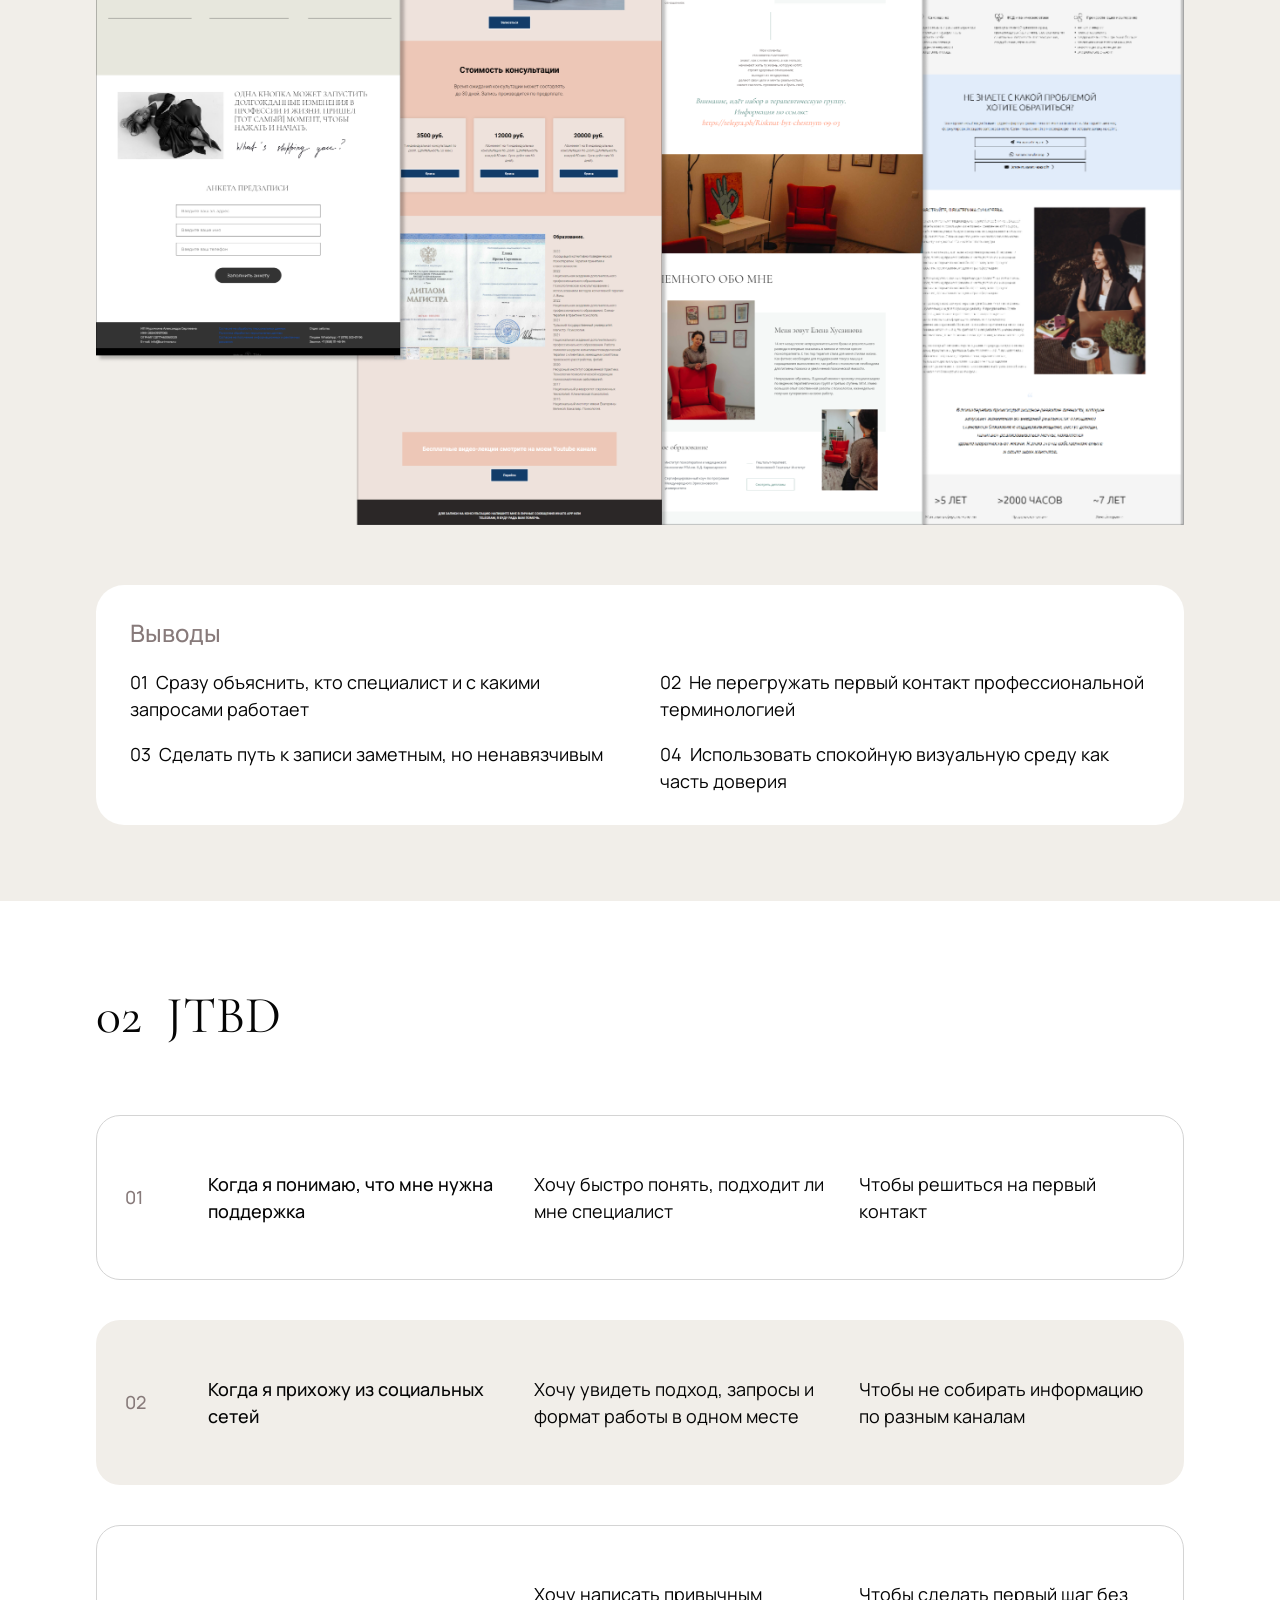
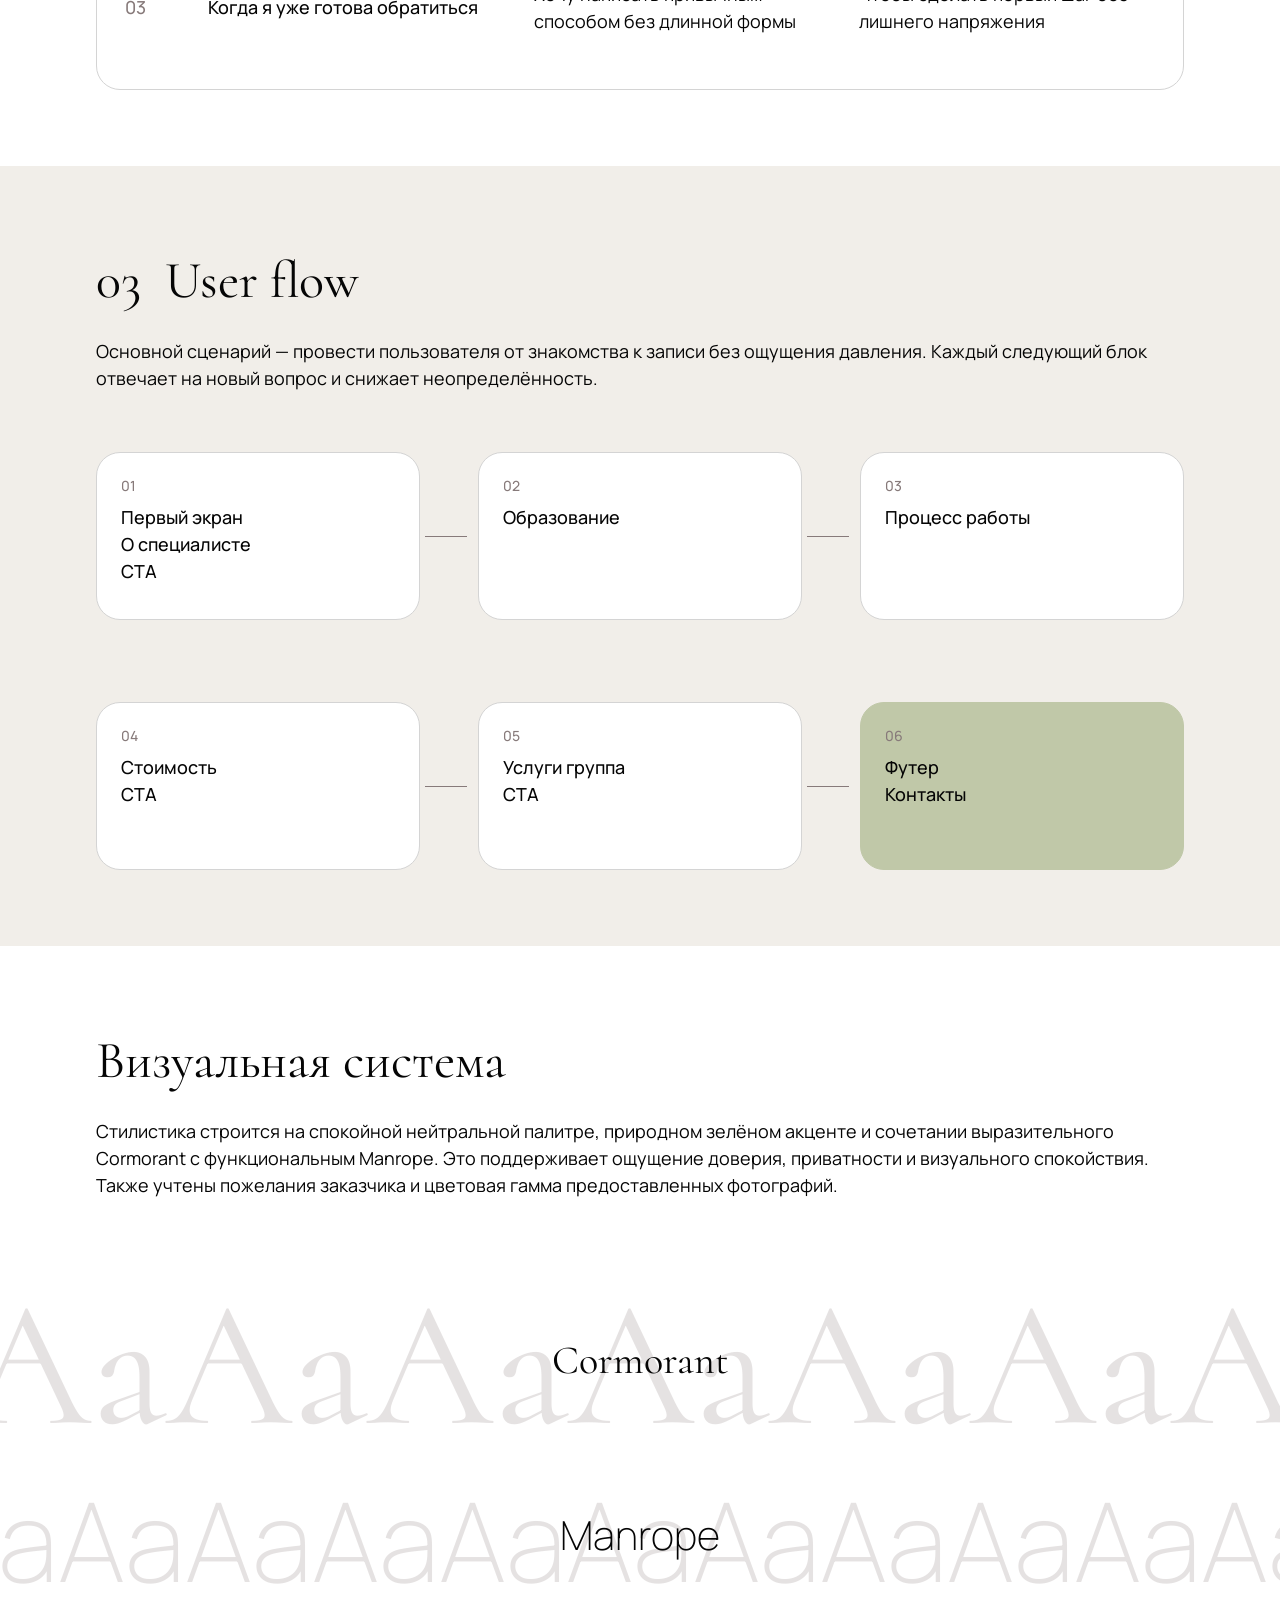
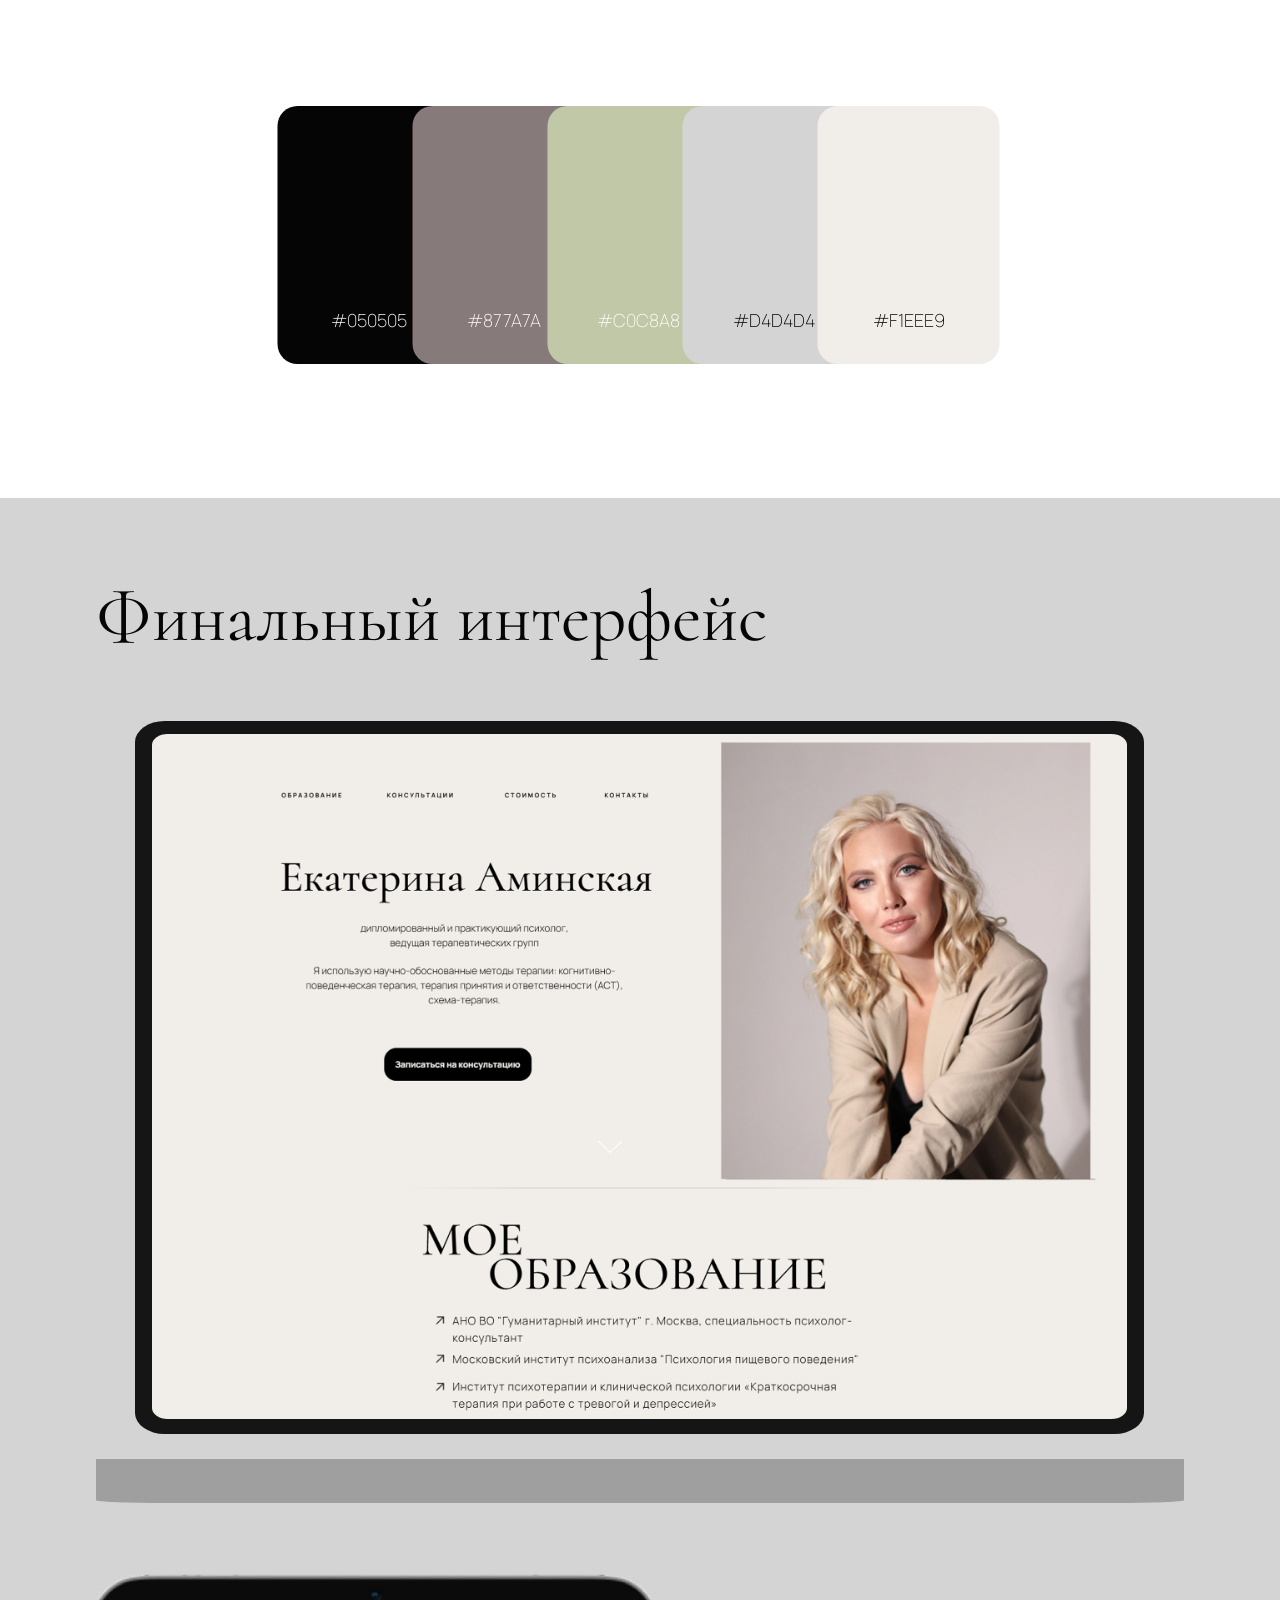
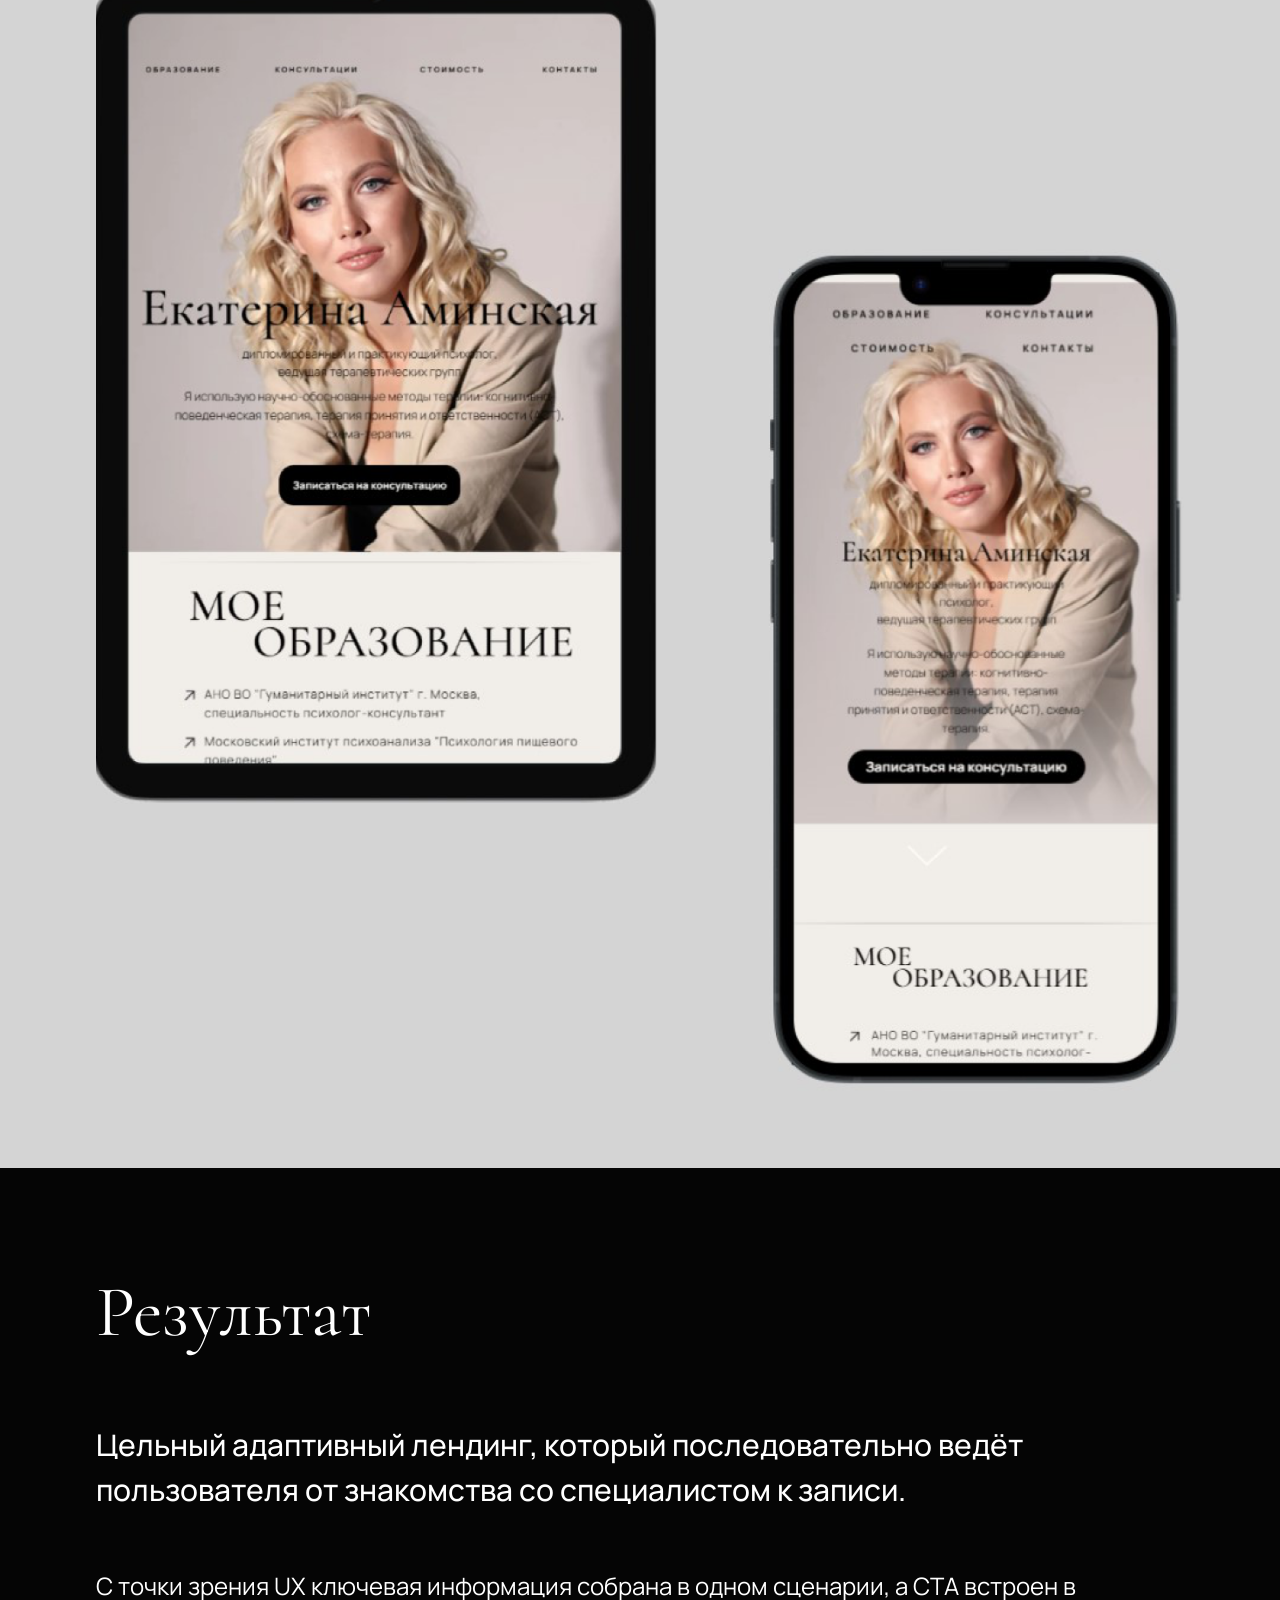
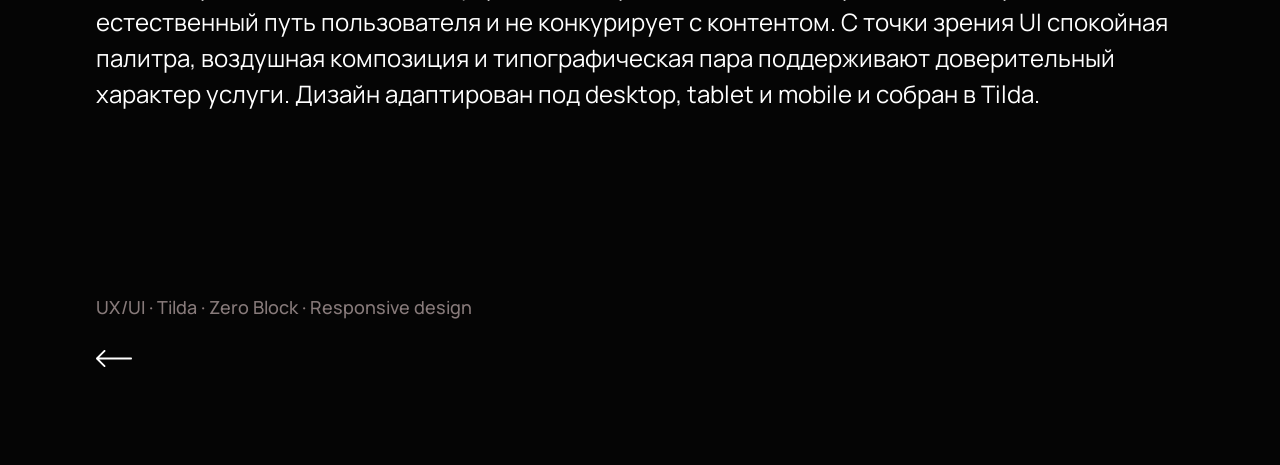
<file: psychologist.html>
<!doctype html>
<html lang="ru">
<head>
  <meta charset="utf-8">
  <meta name="viewport" content="width=device-width,initial-scale=1">
  <title>Психолог — UX/UI Case Study</title>
  <meta name="description" content="UX/UI кейс лендинга для психолога">
  <link rel="stylesheet" href="styles.css">
</head>
<body class="psy-body">
<main class="psy-page">

  <section class="psy-cover">
    <picture class="psy-cover-bg">
      <source media="(max-width:767px)" srcset="assets/psychologist/cover-bg-mobile.png">
      <img src="assets/psychologist/cover-bg-desktop.png" alt="">
    </picture>
    <div class="psy-cover-nav" aria-label="Информация о проекте">
      <div class="psy-nav-item"><svg viewBox="0 0 60 60" aria-hidden="true"><circle cx="30" cy="30" r="26" fill="none" stroke="currentColor" stroke-width="2.5"/><path d="M30 13v20l10 10" fill="none" stroke="currentColor" stroke-width="2.5" stroke-linejoin="round" stroke-linecap="round"/></svg><span class="psy-nav-full">Срок разработки<br>14 дней</span><span class="psy-nav-short">14 дней</span></div>
      <div class="psy-nav-item"><svg viewBox="0 0 60 60" aria-hidden="true"><circle cx="30" cy="30" r="26" fill="none" stroke="currentColor" stroke-width="2.5"/><path d="M17 22c5-5 9-3 13 1s8 6 13-1M30 24v22" fill="none" stroke="currentColor" stroke-width="4" stroke-linecap="round" stroke-linejoin="round"/></svg><span class="psy-nav-full">Разработка в<br>Tilda</span><span class="psy-nav-short">Tilda</span></div>
      <div class="psy-nav-item"><svg viewBox="0 0 60 60" aria-hidden="true"><path d="M9 12V7h11M40 7h11v10M51 40v12H40M20 52H9V41" fill="none" stroke="currentColor" stroke-width="4" stroke-linejoin="round"/><path d="M35 7L18 34h13l-6 20 20-30H32z" fill="currentColor"/></svg><span class="psy-nav-full">Дизайн<br>в Zero Block</span><span class="psy-nav-short">Zero Block</span></div>
    </div>
    <a class="psy-back psy-back-top" href="index.html" aria-label="Назад на главную"><svg viewBox="0 0 36 17" aria-hidden="true"><path d="M36 8.5C36 8.24955 35.9002 8.00936 35.7225 7.83227C35.5449 7.65518 35.3039 7.55569 35.0527 7.55569H3.23586L9.19831 1.61408C9.28639 1.52628 9.35626 1.42205 9.40393 1.30733C9.45159 1.19262 9.47613 1.06967 9.47613 .945505C9.47613 .821339 9.45159 .69839 9.40393 .583676C9.35626 .468962 9.28639 .36473 9.19831 .276932C9.11024 .189133 9.00567 .119488 8.89059 .0719723C8.77551 .0244563 8.65217 0 8.52761 0C8.40305 0 8.2797 .0244563 8.16462 .0719723C8.04954 .119488 7.94498 .189133 7.8569 .276932L.278312 7.83143C.190091 7.91915 .120097 8.02335 .07234 8.13808C.0245827 8.2528 0 8.37579 0 8.5C0 8.62421 .0245827 8.7472 .07234 8.86192C.120097 8.97665 .190091 9.08085 .278312 9.16857L7.8569 16.7231C7.94498 16.8109 8.04954 16.8805 8.16462 16.928C8.2797 16.9755 8.40305 17 8.52761 17C8.65217 17 8.77551 16.9755 8.89059 16.928C9.00567 16.8805 9.11024 16.8109 9.19831 16.7231C9.28639 16.6353 9.35626 16.531 9.40393 16.4163C9.45159 16.3016 9.47613 16.1787 9.47613 16.0545C9.47613 15.9303 9.45159 15.8074 9.40393 15.6927C9.35626 15.578 9.28639 15.4737 9.19831 15.3859L3.23586 9.44431H35.0527C35.3039 9.44431 35.5449 9.34482 35.7225 9.16773C35.9002 8.99064 36 8.75045 36 8.5Z"/></svg></a>
    <div class="psy-cover-title">
      <div class="psy-cover-main">Landing page</div>
      <div class="psy-cover-sub">для психолога</div>
    </div>
    <div class="psy-cover-year">2025</div>
  </section>

  <section class="psy-section psy-project">
    <div class="psy-project-heading">
      <h1>О проекте</h1>
      <p>Landing page для психолога</p>
    </div>
    <div class="psy-project-grid">
      <article class="psy-project-card psy-task-card">
        <div>
          <h3>Задача</h3>
          <p>Создать сайт-визитку для психолога, который продолжает коммуникацию из социальных сетей, помогает быстро понять специализацию и формат работы и мягко подводит пользователя к записи на сессию через мессенджеры.</p>
        </div>
        <div>
          <h3>Цель</h3>
          <p>Увеличить число обращений через переход на сайт из социальных сетей.</p>
        </div>
      </article>
      <article class="psy-project-card psy-role-card">
        <div>
          <h3>Моя роль</h3>
          <p>Полностью вела проект самостоятельно: сформировала структуру и визуальную концепцию, спроектировала интерфейс и адаптивные версии в Tilda с использованием Zero Block.</p>
        </div>
        <div>
          <h4>В зоне ответственности</h4>
          <p>UX-структура · UI-дизайн · адаптивы · Tilda · Zero Block</p>
        </div>
      </article>
    </div>
  </section>

  <section class="psy-process"><h2>Процесс</h2></section>

  <section class="psy-section psy-competitors">
    <div class="psy-heading">
      <h2>01&nbsp; Анализ конкурентов</h2>
      <p>Изучила сайты психологов и смежные референсы: способы подачи экспертизы, структуру первого экрана, визуальный тон и путь до записи. В решении важно было сохранить профессиональность, но уйти от холодной медицинской эстетики.</p>
    </div>
    <picture class="psy-competitor-art">
      <source media="(max-width:767px)" srcset="assets/psychologist/competitors-mobile.png">
      <img src="assets/psychologist/competitors-desktop.png" alt="Анализ конкурентов">
    </picture>
    <div class="psy-insights">
      <h3>Выводы</h3>
      <div class="psy-insight-list">
        <p>01&nbsp; Сразу объяснить, кто специалист и с какими запросами работает</p>
        <p>02&nbsp; Не перегружать первый контакт профессиональной терминологией</p>
        <p>03&nbsp; Сделать путь к записи заметным, но ненавязчивым</p>
        <p>04&nbsp; Использовать спокойную визуальную среду как часть доверия</p>
      </div>
    </div>
  </section>

  <section class="psy-section psy-jtbd">
    <h2>02&nbsp; JTBD</h2>
    <div class="psy-jtbd-list">
      <article class="psy-jtbd-card"><b>01</b><strong>Когда я понимаю, что мне нужна поддержка</strong><span>Хочу быстро понять, подходит ли мне специалист</span><span>Чтобы решиться на первый контакт</span></article>
      <article class="psy-jtbd-card psy-jtbd-alt"><b>02</b><strong>Когда я прихожу из социальных сетей</strong><span>Хочу увидеть подход, запросы и формат работы в одном месте</span><span>Чтобы не собирать информацию по разным каналам</span></article>
      <article class="psy-jtbd-card"><b>03</b><strong>Когда я уже готова обратиться</strong><span>Хочу написать привычным способом без длинной формы</span><span>Чтобы сделать первый шаг без лишнего напряжения</span></article>
    </div>
  </section>

  <section class="psy-section psy-flow">
    <div class="psy-heading">
      <h2>03&nbsp; User flow</h2>
      <p>Основной сценарий — провести пользователя от знакомства к записи без ощущения давления. Каждый следующий блок отвечает на новый вопрос и снижает неопределённость.</p>
    </div>
    <div class="psy-flow-grid">
      <article><b>01</b><span>Первый экран<br>О специалисте<br>СТА</span></article>
      <article><b>02</b><span>Образование</span></article>
      <article><b>03</b><span>Процесс работы</span></article>
      <article><b>04</b><span>Стоимость<br>СТА</span></article>
      <article><b>05</b><span>Услуги группа<br>СТА</span></article>
      <article><b>06</b><span>Футер<br>Контакты</span></article>
    </div>
  </section>

  <section class="psy-section psy-visual">
    <div class="psy-heading">
      <h2>Визуальная система</h2>
      <p>Стилистика строится на спокойной нейтральной палитре, природном зелёном акценте и сочетании выразительного Cormorant с функциональным Manrope. Это поддерживает ощущение доверия, приватности и визуального спокойствия.<br>Также учтены пожелания заказчика и цветовая гамма предоставленных фотографий.</p>
    </div>
    <div class="psy-type-samples">
      <div class="psy-type-one"><span>Cormorant</span><strong>AaAaAaAaAaAaAaAaAaAaAaAaAaAaAaAa</strong></div>
      <div class="psy-type-two"><span>Manrope</span><strong>AaAaAaAaAaAaAaAaAaAaAaAaAaAaAaAa</strong></div>
      <div class="psy-palette">
      <div style="background:#050505;color:#fff">#050505</div>
      <div style="background:#877A7A;color:#fff">#877A7A</div>
      <div style="background:#C0C8A8;color:#fff">#C0C8A8</div>
      <div style="background:#D4D4D4;color:#050505">#D4D4D4</div>
      <div style="background:#F1EEE9;color:#050505">#F1EEE9</div>
      </div>
    </div>
  </section>

  <section class="psy-section psy-final">
    <h2>Финальный интерфейс</h2>

    <div class="psy-laptop-stage">
      <div class="psy-laptop">
        <div class="psy-screen">
          <div class="psy-scroll-placeholder">Изображение для вертикального скролла</div>
          <img class="psy-scroll-image" src="assets/psychologist/psychologist-desktop-scroll.png" alt="Полный макет лендинга для психолога" draggable="false" onload="this.previousElementSibling.style.display='none'" onerror="this.style.display='none'">
        </div>
      </div>
      <div class="psy-laptop-base"></div>
    </div>

    <picture class="psy-final-static">
      <source media="(max-width:767px)" srcset="assets/psychologist/final-static-mobile.png">
      <img src="assets/psychologist/final-static-desktop.png" alt="Адаптивные экраны лендинга">
    </picture>
  </section>

  <section class="psy-section psy-result">
    <div class="psy-result-copy">
      <h2>Результат</h2>
      <h3>Цельный адаптивный лендинг, который последовательно ведёт пользователя от знакомства со специалистом к записи.</h3>
      <p>С точки зрения UX ключевая информация собрана в одном сценарии, а CTA встроен в естественный путь пользователя и не конкурирует с контентом. С точки зрения UI спокойная палитра, воздушная композиция и типографическая пара поддерживают доверительный характер услуги. Дизайн адаптирован под desktop, tablet и mobile и собран в Tilda.</p>
    </div>
    <div class="psy-result-bottom"><div class="psy-result-footer">UX/UI · Tilda · Zero Block · Responsive design</div>
    <a class="psy-back psy-back-bottom" href="index.html" aria-label="Назад на главную"><svg viewBox="0 0 36 17" aria-hidden="true"><path d="M36 8.5C36 8.24955 35.9002 8.00936 35.7225 7.83227C35.5449 7.65518 35.3039 7.55569 35.0527 7.55569H3.23586L9.19831 1.61408C9.28639 1.52628 9.35626 1.42205 9.40393 1.30733C9.45159 1.19262 9.47613 1.06967 9.47613 .945505C9.47613 .821339 9.45159 .69839 9.40393 .583676C9.35626 .468962 9.28639 .36473 9.19831 .276932C9.11024 .189133 9.00567 .119488 8.89059 .0719723C8.77551 .0244563 8.65217 0 8.52761 0C8.40305 0 8.2797 .0244563 8.16462 .0719723C8.04954 .119488 7.94498 .189133 7.8569 .276932L.278312 7.83143C.190091 7.91915 .120097 8.02335 .07234 8.13808C.0245827 8.2528 0 8.37579 0 8.5C0 8.62421 .0245827 8.7472 .07234 8.86192C.120097 8.97665 .190091 9.08085 .278312 9.16857L7.8569 16.7231C7.94498 16.8109 8.04954 16.8805 8.16462 16.928C8.2797 16.9755 8.40305 17 8.52761 17C8.65217 17 8.77551 16.9755 8.89059 16.928C9.00567 16.8805 9.11024 16.8109 9.19831 16.7231C9.28639 16.6353 9.35626 16.531 9.40393 16.4163C9.45159 16.3016 9.47613 16.1787 9.47613 16.0545C9.47613 15.9303 9.45159 15.8074 9.40393 15.6927C9.35626 15.578 9.28639 15.4737 9.19831 15.3859L3.23586 9.44431H35.0527C35.3039 9.44431 35.5449 9.34482 35.7225 9.16773C35.9002 8.99064 36 8.75045 36 8.5Z"/></svg></a></div>
  </section>

</main>
</body>
</html>
</file>
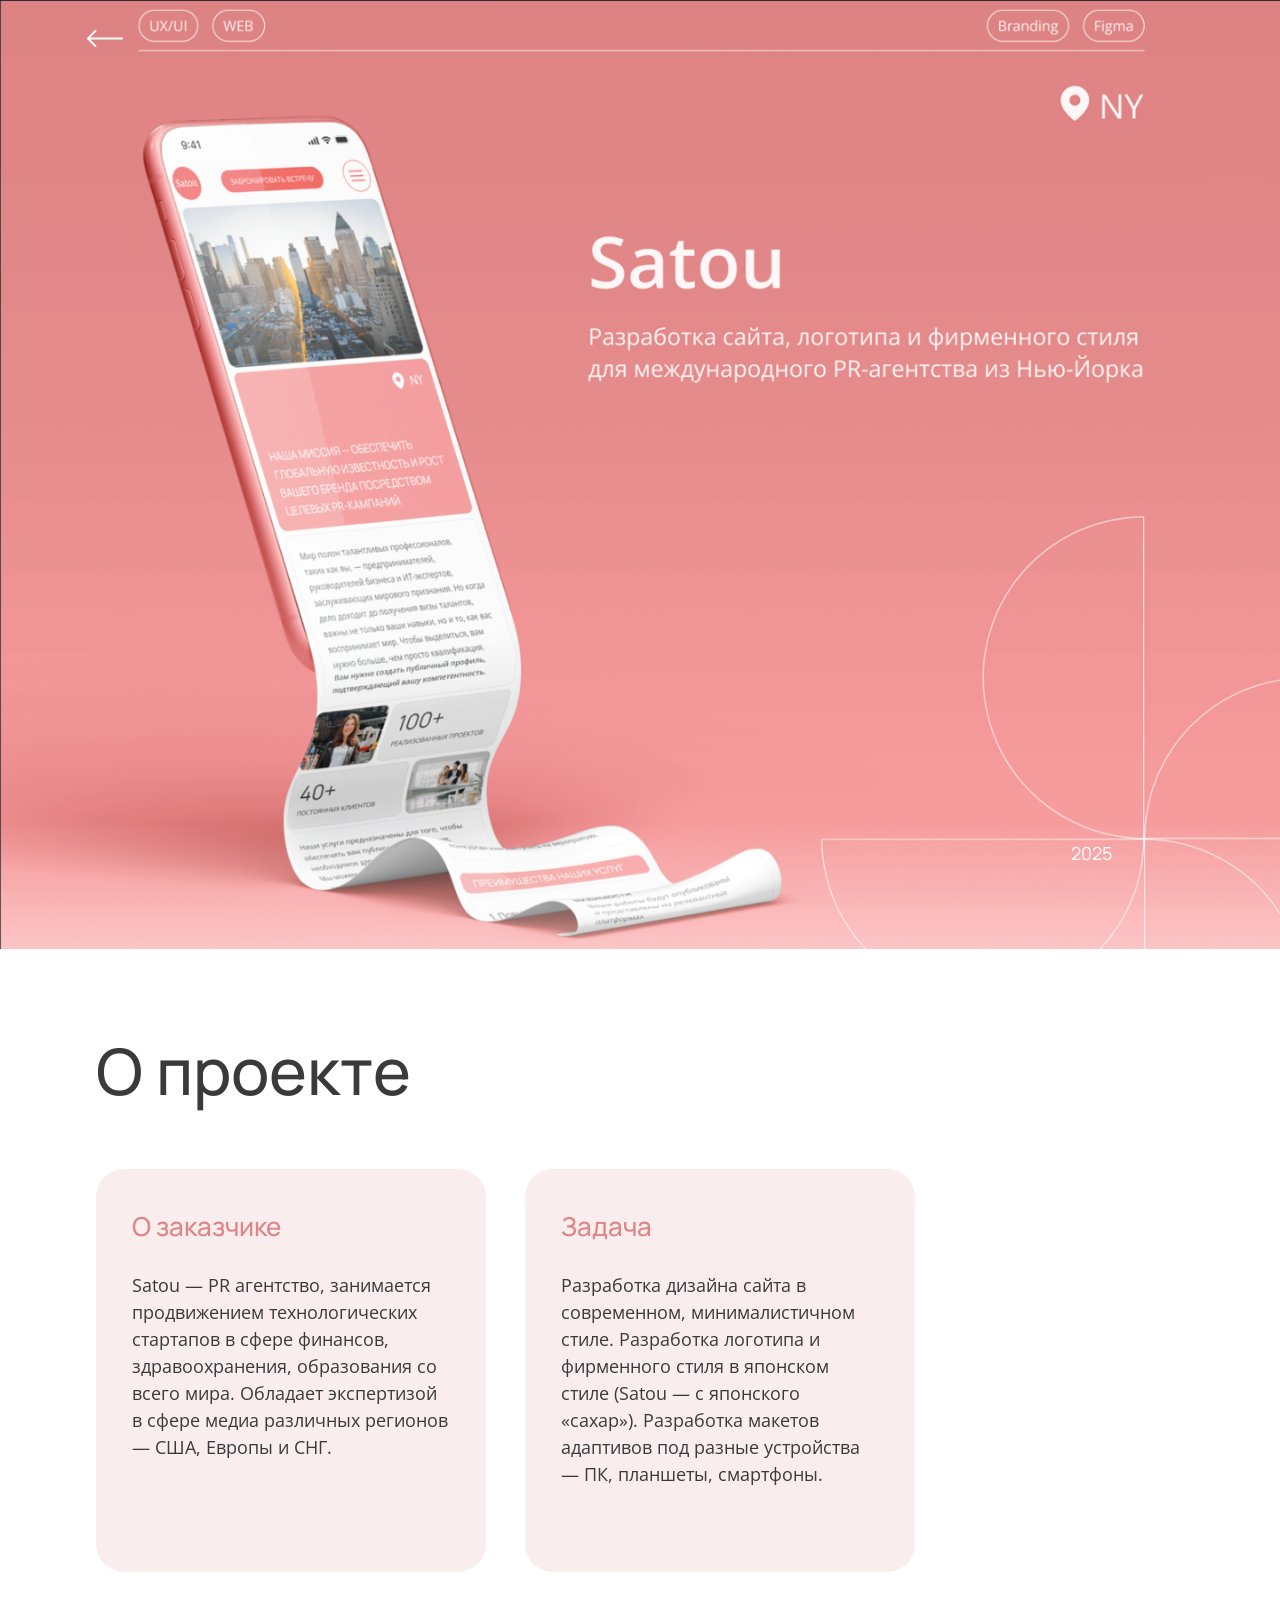
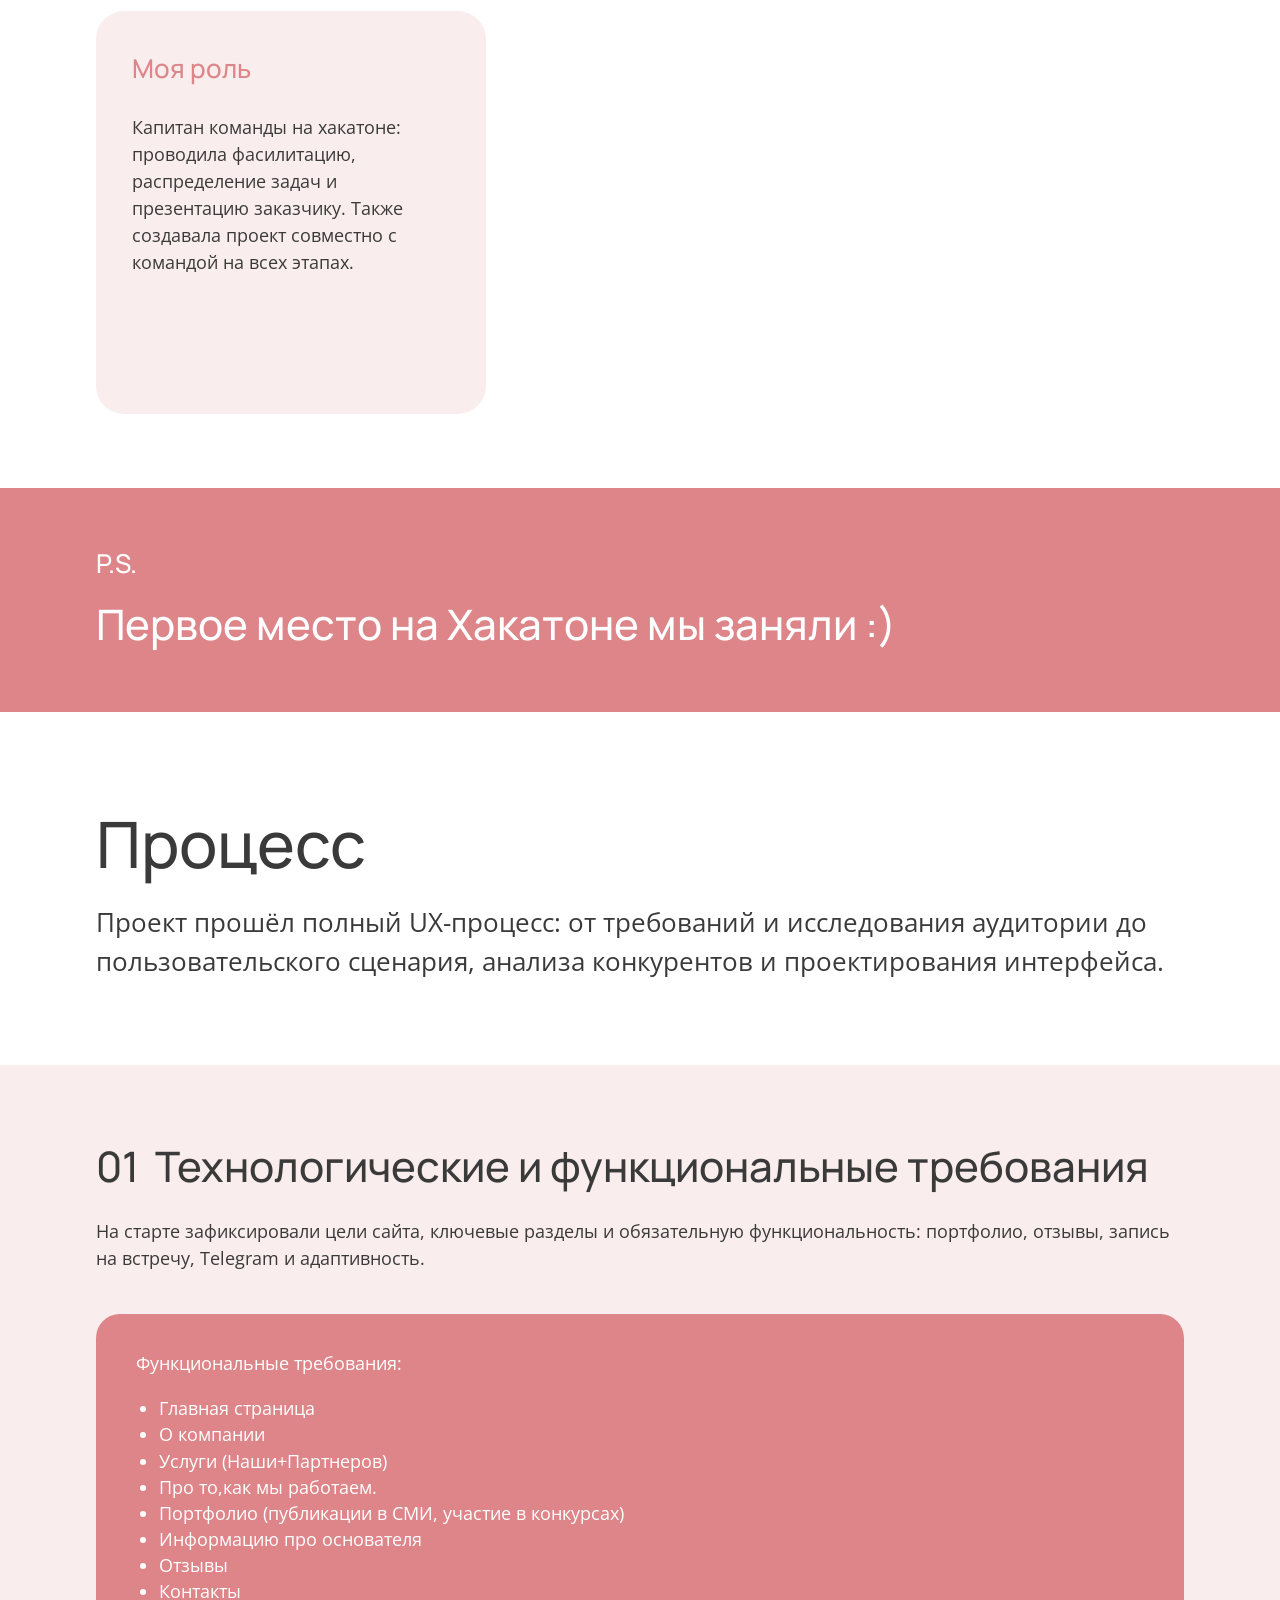
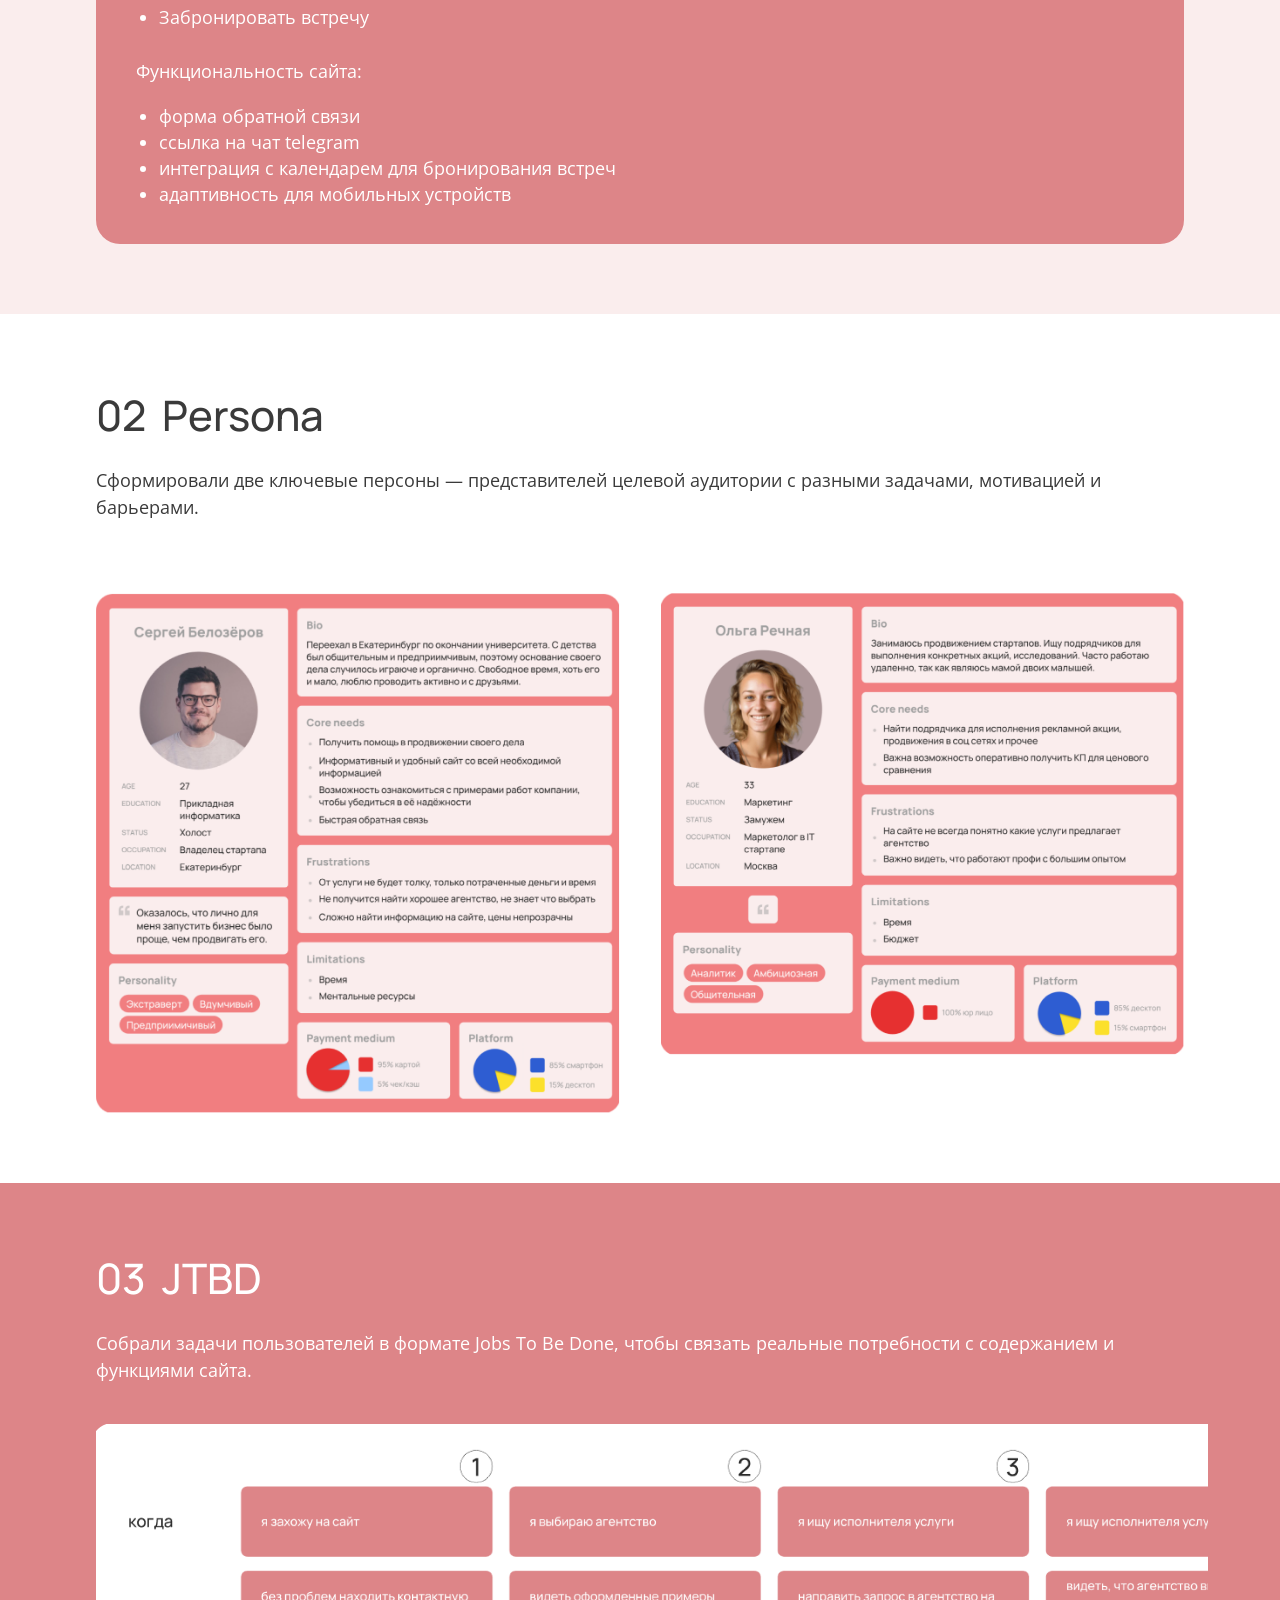
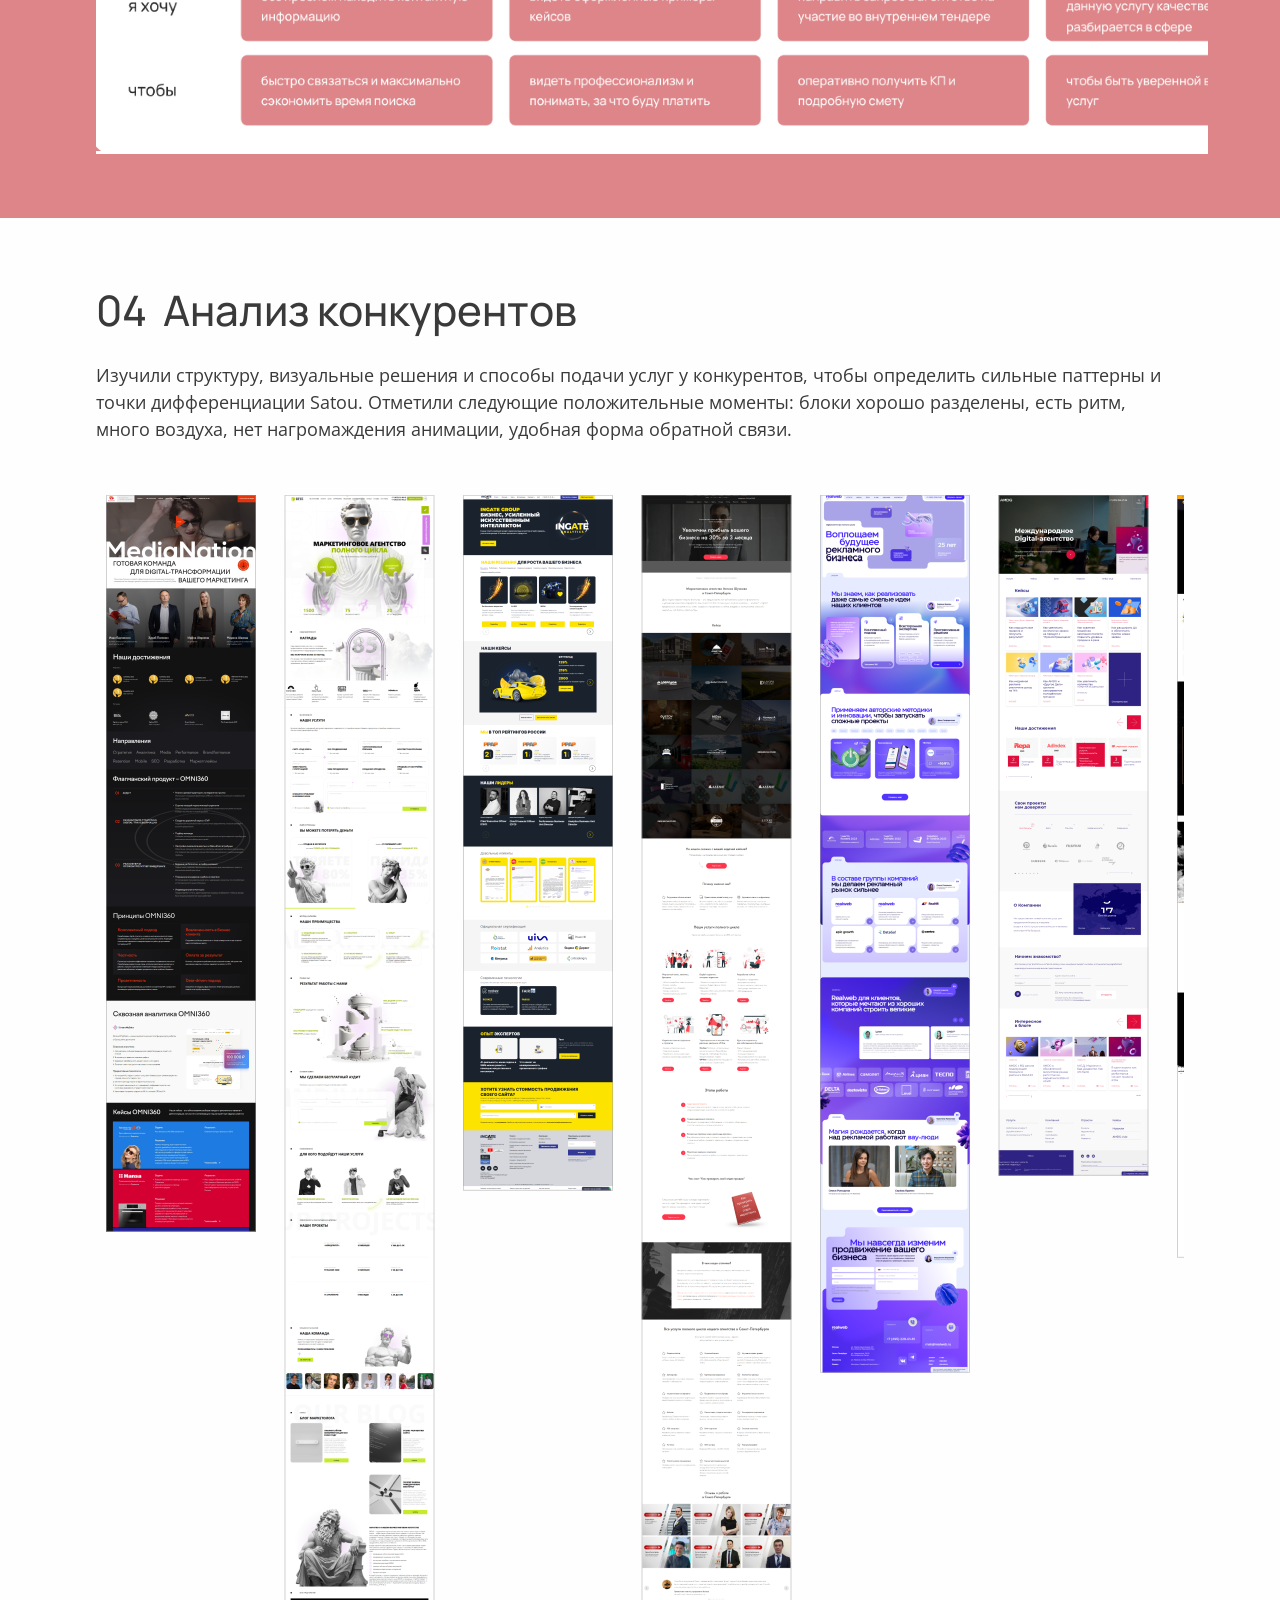
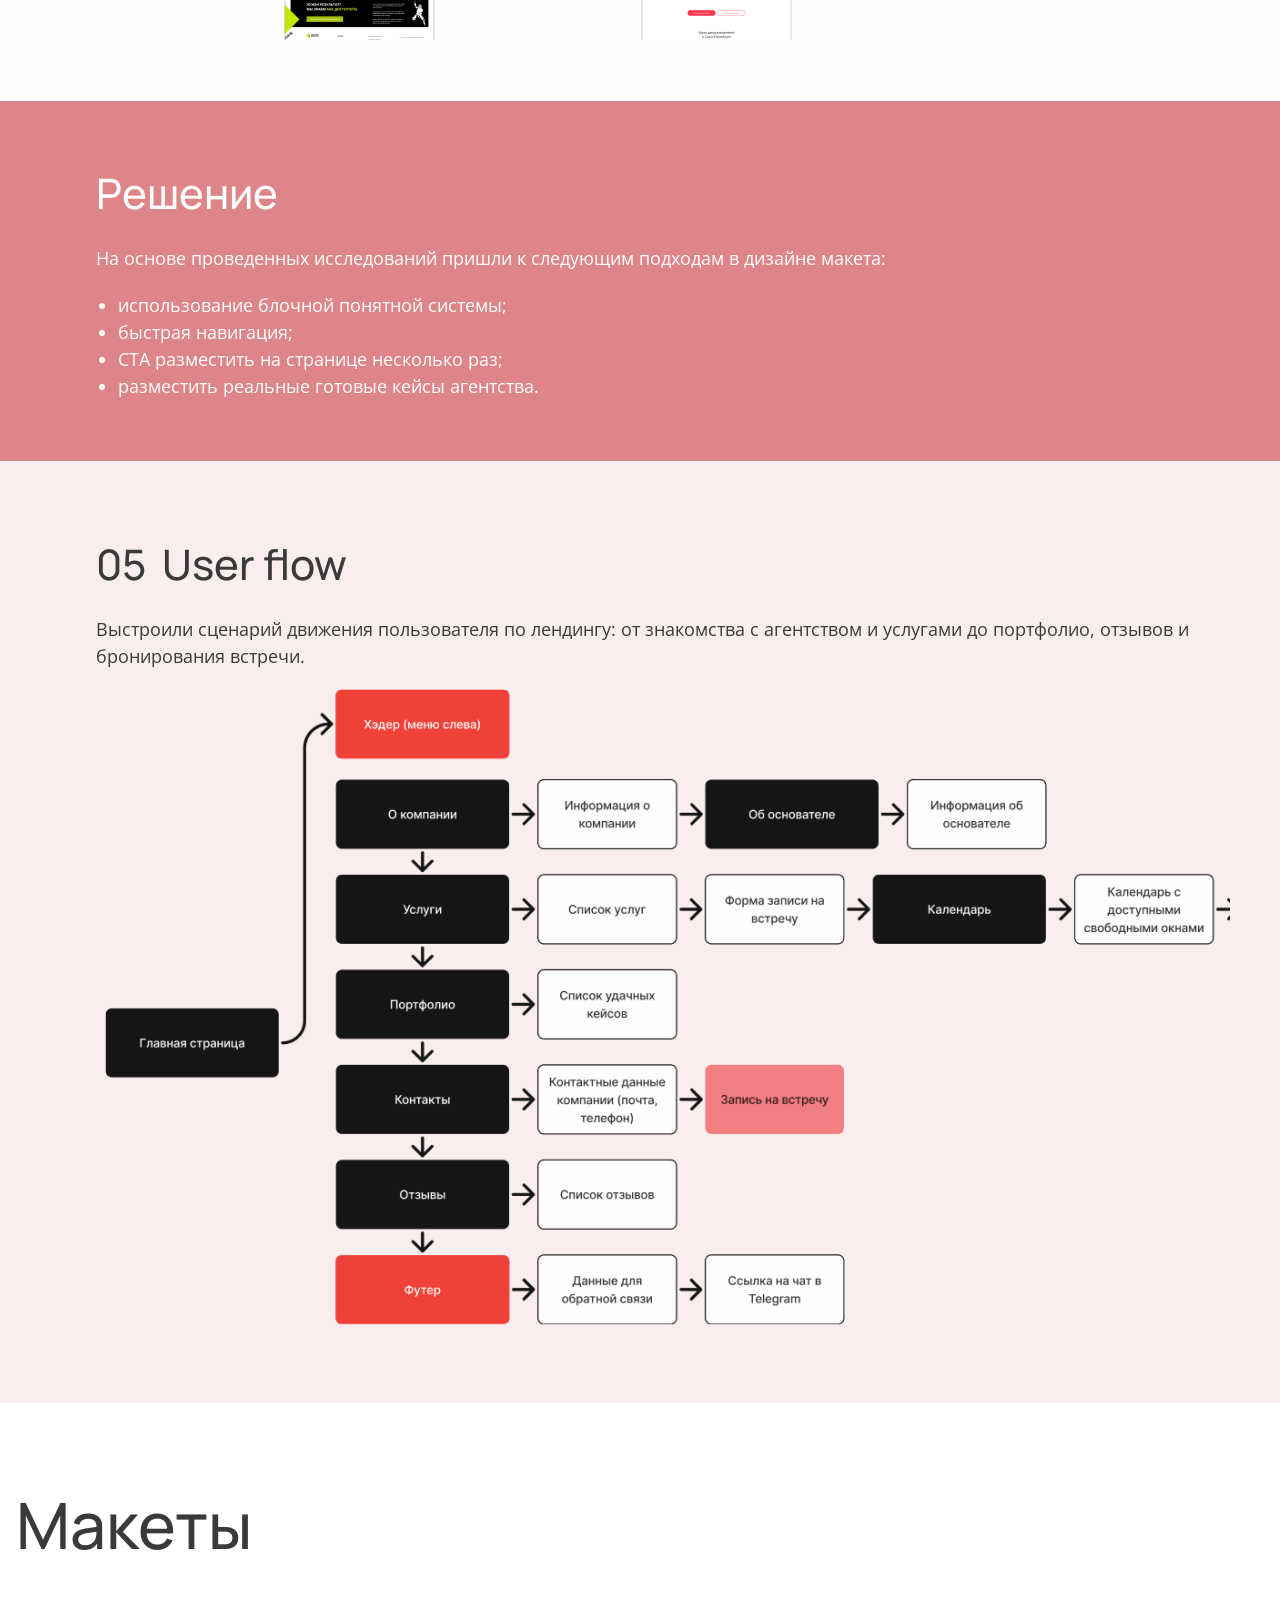
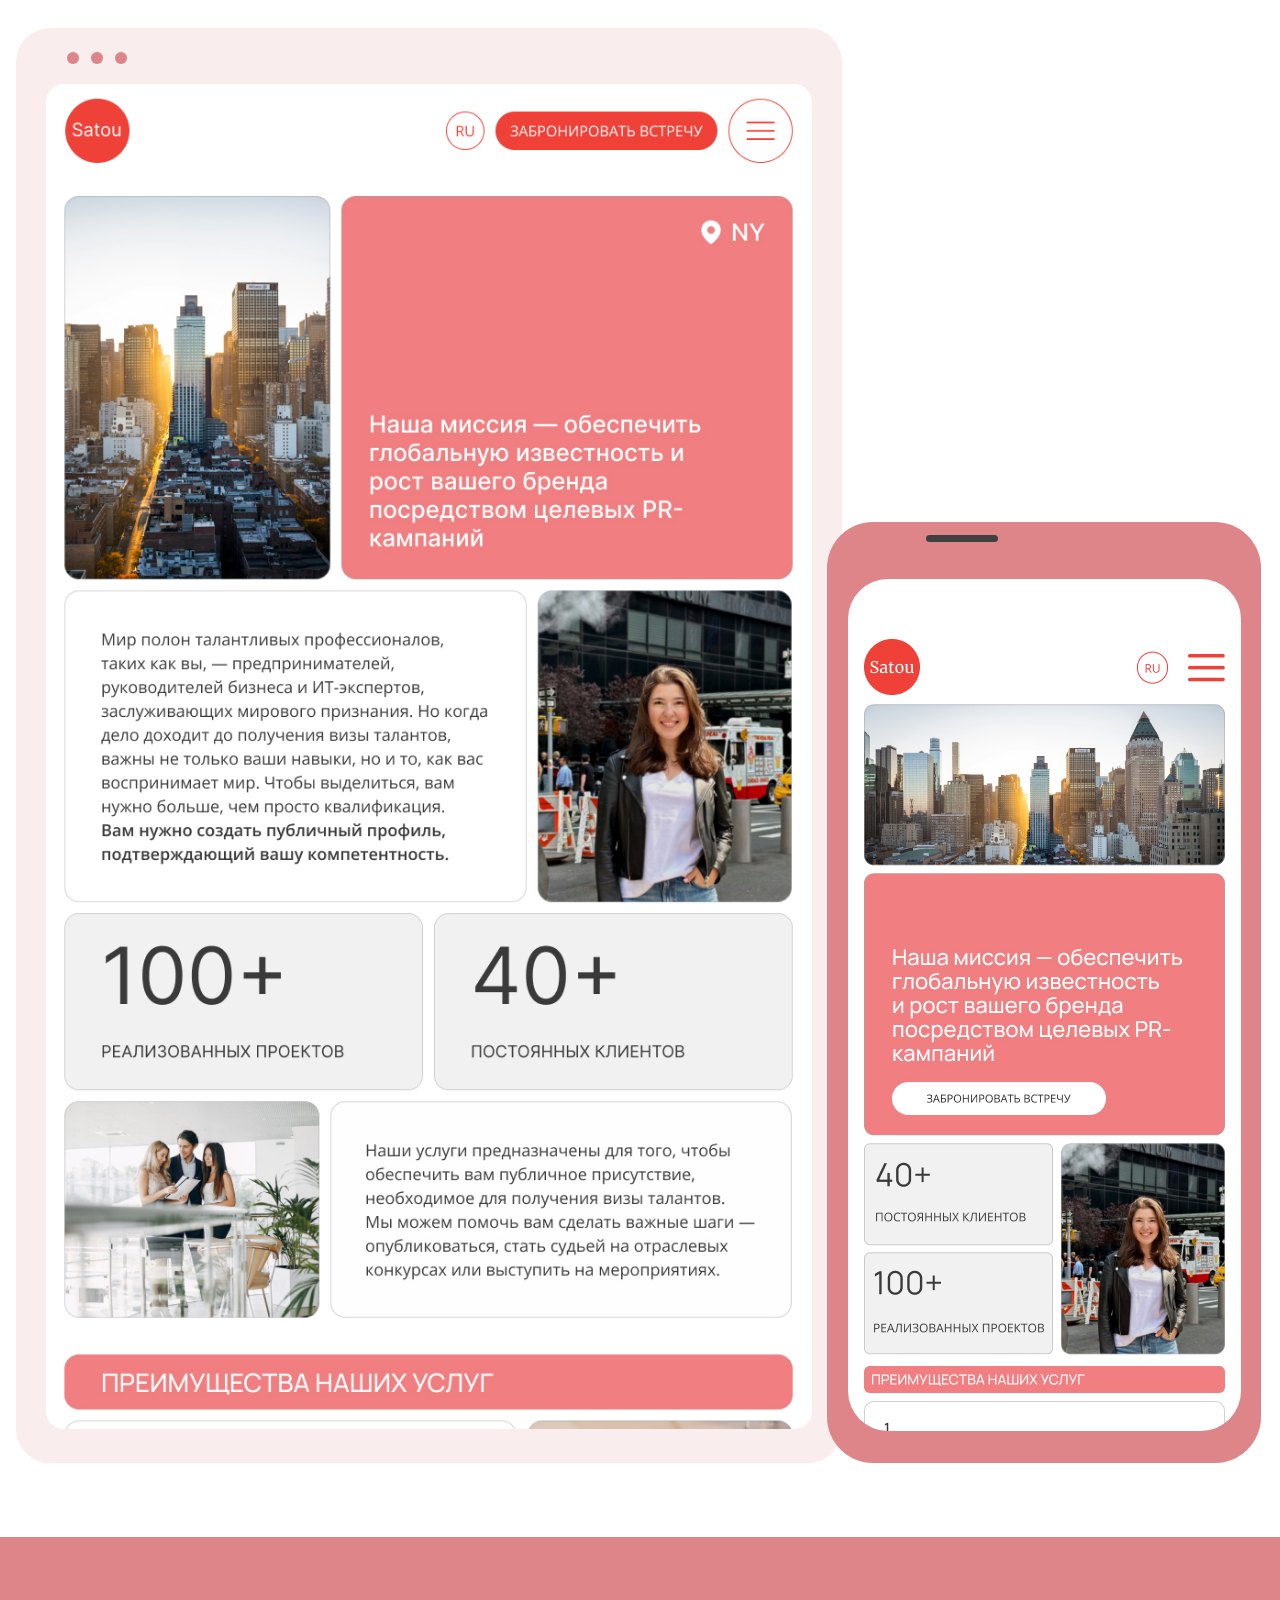
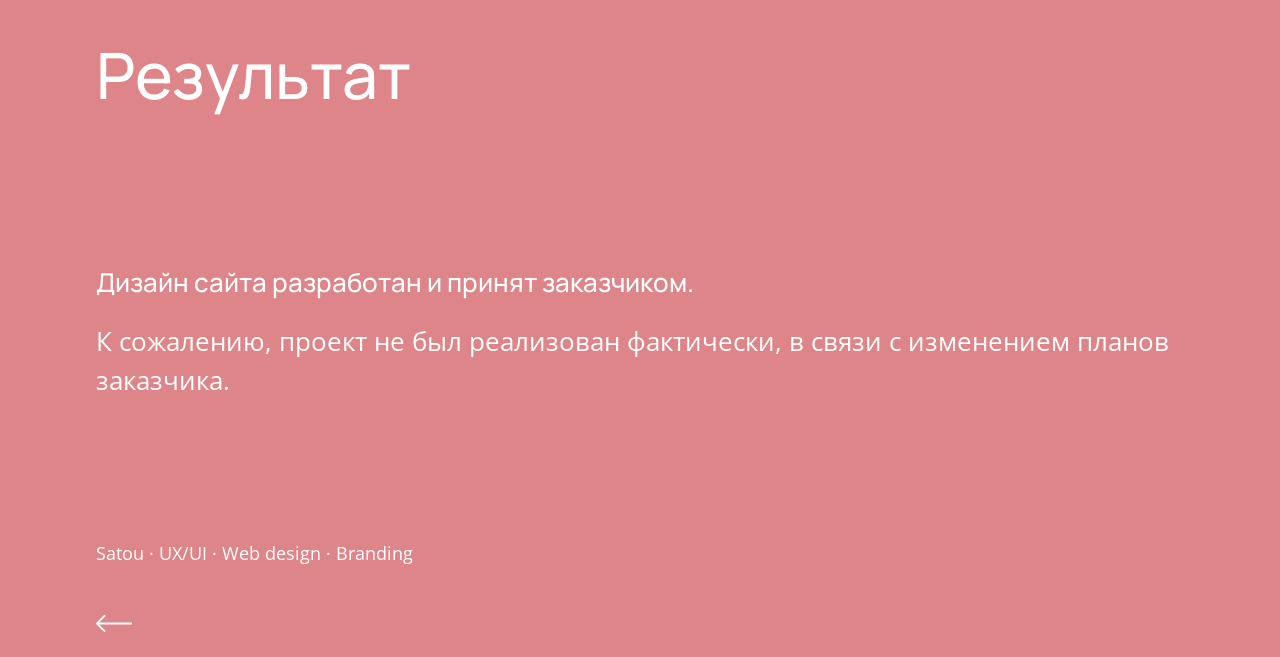
<file: satou.html>
<!doctype html>
<html lang="ru">
<head><meta charset="utf-8"><meta name="viewport" content="width=device-width,initial-scale=1"><title>Satou — UX/UI Case Study</title><meta name="description" content="UX/UI кейс сайта PR-агентства Satou"><link rel="stylesheet" href="styles.css"></head>
<body class="satou-body"><main class="satou-page">
<section class="satou-cover">
    <picture class="satou-cover-art">
      <source media="(max-width:767px)" srcset="assets/satou/cover-art-mobile.png">
      <img src="assets/satou/cover-art-desktop.png" alt="Satou PR Agency">
    </picture>
    <a class="satou-cover-back" href="index.html" aria-label="Назад на главную"><svg viewBox="0 0 36 17" aria-hidden="true" focusable="false"><path d="M36 8.5C36 8.24955 35.9002 8.00936 35.7225 7.83227C35.5449 7.65518 35.3039 7.55569 35.0527 7.55569H3.23586L9.19831 1.61408C9.28639 1.52628 9.35626 1.42205 9.40393 1.30733C9.45159 1.19262 9.47613 1.06967 9.47613 .945505C9.47613 .821339 9.45159 .69839 9.40393 .583676C9.35626 .468962 9.28639 .36473 9.19831 .276932C9.11024 .189133 9.00567 .119488 8.89059 .0719723C8.77551 .0244563 8.65217 0 8.52761 0C8.40305 0 8.2797 .0244563 8.16462 .0719723C8.04954 .119488 7.94498 .189133 7.8569 .276932L.278312 7.83143C.190091 7.91915 .120097 8.02335 .07234 8.13808C.0245827 8.2528 0 8.37579 0 8.5C0 8.62421 .0245827 8.7472 .07234 8.86192C.120097 8.97665 .190091 9.08085 .278312 9.16857L7.8569 16.7231C7.94498 16.8109 8.04954 16.8805 8.16462 16.928C8.2797 16.9755 8.40305 17 8.52761 17C8.65217 17 8.77551 16.9755 8.89059 16.928C9.00567 16.8805 9.11024 16.8109 9.19831 16.7231C9.28639 16.6353 9.35626 16.531 9.40393 16.4163C9.45159 16.3016 9.47613 16.1787 9.47613 16.0545C9.47613 15.9303 9.45159 15.8074 9.40393 15.6927C9.35626 15.578 9.28639 15.4737 9.19831 15.3859L3.23586 9.44431H35.0527C35.3039 9.44431 35.5449 9.34482 35.7225 9.16773C35.9002 8.99064 36 8.75045 36 8.5Z"/></svg></a>
    <div class="satou-cover-year">2025</div>
  </section>
<section class="satou-section satou-overview"><h1 class="satou-xl">О проекте</h1><div class="satou-overview-grid"><article><h3>О заказчике</h3><p>Satou — PR агентство, занимается продвижением технологических стартапов в сфере финансов, здравоохранения, образования со всего мира. Обладает экспертизой в сфере медиа различных регионов — США, Европы и СНГ.</p></article><article><h3>Задача</h3><p>Разработка дизайна сайта в современном, минималистичном стиле. Разработка логотипа и фирменного стиля в японском стиле (Satou — с японского «сахар»). Разработка макетов адаптивов под разные устройства — ПК, планшеты, смартфоны.</p></article><article><h3>Моя роль</h3><p>Капитан команды на хакатоне: проводила фасилитацию, распределение задач и презентацию заказчику. Также создавала проект совместно с командой на всех этапах.</p></article></div></section>
<section class="satou-section satou-accent"><h3>P.S.</h3><h2>Первое место на Хакатоне мы заняли :)</h2></section>
<section class="satou-section satou-light"><h2 class="satou-xl">Процесс</h2><p class="satou-lead">Проект прошёл полный UX-процесс: от требований и исследования аудитории до пользовательского сценария, анализа конкурентов и проектирования интерфейса.</p></section>
<section class="satou-section satou-requirements"><div class="satou-heading-block"><h2 class="satou-h2">01&nbsp; Технологические и функциональные требования</h2><p class="satou-copy">На старте зафиксировали цели сайта, ключевые разделы и обязательную функциональность: портфолио, отзывы, запись на встречу, Telegram и адаптивность.</p></div><div class="satou-requirements-card">
  <div class="satou-req-group">
    <div class="satou-req-title">Функциональные требования:</div>
    <ul>
      <li>Главная страница</li>
      <li>О компании</li>
      <li>Услуги (Наши+Партнеров)</li>
      <li>Про то,как мы работаем.</li>
      <li>Портфолио (публикации в СМИ, участие в конкурсах)</li>
      <li>Информацию про основателя</li>
      <li>Отзывы</li>
      <li>Контакты</li>
      <li>Забронировать встречу</li>
    </ul>
  </div>
  <div class="satou-req-group">
    <div class="satou-req-title">Функциональность сайта:</div>
    <ul>
      <li>форма обратной связи</li>
      <li>ссылка на чат telegram</li>
      <li>интеграция с календарем для бронирования встреч</li>
      <li>адаптивность для мобильных устройств</li>
    </ul>
  </div>
</div></section>
<section class="satou-section satou-persona"><div class="satou-heading-block satou-persona-heading"><h2 class="satou-h2">02&nbsp; Persona</h2><p class="satou-copy">Сформировали две ключевые персоны — представителей целевой аудитории с разными задачами, мотивацией и барьерами.</p></div><picture class="satou-artifact"><source media="(max-width:767px)" srcset="assets/satou/persona-mobile.png"><img src="assets/satou/persona-desktop.png" alt="Persona Satou"></picture></section>
<section class="satou-section satou-jtbd"><div class="satou-heading-block"><h2 class="satou-h2">03&nbsp; JTBD</h2><p class="satou-copy">Собрали задачи пользователей в формате Jobs To Be Done, чтобы связать реальные потребности с содержанием и функциями сайта.</p></div><div class="satou-scroll-x satou-jtbd-scroll" tabindex="0" role="region" aria-label="JTBD — горизонтальная прокрутка"><img src="assets/satou/jtbd-desktop.png" alt="JTBD — сценарии пользователей Satou" draggable="false"></div></section>
<section class="satou-section satou-competitors"><div class="satou-heading-block"><h2 class="satou-h2">04&nbsp; Анализ конкурентов</h2><p class="satou-copy">Изучили структуру, визуальные решения и способы подачи услуг у конкурентов, чтобы определить сильные паттерны и точки дифференциации Satou. Отметили следующие положительные моменты: блоки хорошо разделены, есть ритм, много воздуха, нет нагромаждения анимации, удобная форма обратной связи.</p></div><div class="satou-scroll-x satou-competitors-scroll" tabindex="0"><picture><source media="(max-width:767px)" srcset="assets/satou/competitors-mobile.png"><img src="assets/satou/competitors-desktop.png" alt="Анализ конкурентов"></picture></div></section>
<section class="satou-section satou-solution-section"><h2 class="satou-h2">Решение</h2><p class="satou-copy">На основе проведенных исследований пришли к следующим подходам в дизайне макета:</p><ul class="satou-list"><li>использование блочной понятной системы;</li><li>быстрая навигация;</li><li>CTA разместить на странице несколько раз;</li><li>разместить реальные готовые кейсы агентства.</li></ul></section>
<section class="satou-section satou-userflow-section"><div class="satou-heading-block"><h2 class="satou-h2">05&nbsp; User flow</h2><p class="satou-copy">Выстроили сценарий движения пользователя по лендингу: от знакомства с агентством и услугами до портфолио, отзывов и бронирования встречи.</p></div><div class="satou-scroll-x satou-userflow-scroll" tabindex="0"><picture><source media="(max-width:767px)" srcset="assets/satou/userflow-desktop.png"><img src="assets/satou/userflow-desktop.png" alt="User Flow Satou"></picture></div></section>
<section class="satou-section satou-white satou-mockup-section">
  <h2 class="satou-xl">Макеты</h2>
  <div class="satou-mockups">
    <div class="satou-browser-frame">
      <div class="satou-browser-dots" aria-hidden="true"><span></span><span></span><span></span></div>
      <div class="satou-viewport satou-desktop-viewport" tabindex="0" aria-label="Desktop макет Satou, вертикальная прокрутка">
        <img src="assets/satou/satou-desktop-scroll.png" alt="Полный desktop макет Satou" draggable="false">
      </div>
    </div>
    <div class="satou-phone-frame">
      <div class="satou-phone-speaker" aria-hidden="true"></div>
      <div class="satou-viewport satou-mobile-viewport" tabindex="0" aria-label="Mobile макет Satou, вертикальная прокрутка">
        <img src="assets/satou/satou-mobile-scroll.png" alt="Полный mobile макет Satou" draggable="false">
      </div>
    </div>
  </div>
</section>
<section class="satou-section satou-result"><h2 class="satou-xl">Результат</h2><div class="satou-result-copy"><h3>Дизайн сайта разработан и принят заказчиком.</h3><p>К сожалению, проект не был реализован фактически, в связи с изменением планов заказчика.</p></div><div class="satou-meta">Satou · UX/UI · Web design · Branding</div><a class="satou-back satou-back-bottom satou-back-flow" href="index.html" aria-label="Назад на главную"><svg viewBox="0 0 36 17" aria-hidden="true" focusable="false"><path d="M36 8.5C36 8.24955 35.9002 8.00936 35.7225 7.83227C35.5449 7.65518 35.3039 7.55569 35.0527 7.55569H3.23586L9.19831 1.61408C9.28639 1.52628 9.35626 1.42205 9.40393 1.30733C9.45159 1.19262 9.47613 1.06967 9.47613 .945505C9.47613 .821339 9.45159 .69839 9.40393 .583676C9.35626 .468962 9.28639 .36473 9.19831 .276932C9.11024 .189133 9.00567 .119488 8.89059 .0719723C8.77551 .0244563 8.65217 0 8.52761 0C8.40305 0 8.2797 .0244563 8.16462 .0719723C8.04954 .119488 7.94498 .189133 7.8569 .276932L.278312 7.83143C.190091 7.91915 .120097 8.02335 .07234 8.13808C.0245827 8.2528 0 8.37579 0 8.5C0 8.62421 .0245827 8.7472 .07234 8.86192C.120097 8.97665 .190091 9.08085 .278312 9.16857L7.8569 16.7231C7.94498 16.8109 8.04954 16.8805 8.16462 16.928C8.2797 16.9755 8.40305 17 8.52761 17C8.65217 17 8.77551 16.9755 8.89059 16.928C9.00567 16.8805 9.11024 16.8109 9.19831 16.7231C9.28639 16.6353 9.35626 16.531 9.40393 16.4163C9.45159 16.3016 9.47613 16.1787 9.47613 16.0545C9.47613 15.9303 9.45159 15.8074 9.40393 15.6927C9.35626 15.578 9.28639 15.4737 9.19831 15.3859L3.23586 9.44431H35.0527C35.3039 9.44431 35.5449 9.34482 35.7225 9.16773C35.9002 8.99064 36 8.75045 36 8.5Z"/></svg></a></section>
</main>
<script>(()=>{document.querySelectorAll('.satou-scroll-x').forEach(el=>{let drag=false,sx=0,sl=0;el.scrollLeft=0;el.addEventListener('pointerdown',e=>{if(e.pointerType==='touch')return;drag=true;sx=e.clientX;sl=el.scrollLeft;el.classList.add('is-dragging');el.setPointerCapture?.(e.pointerId);e.preventDefault()});el.addEventListener('pointermove',e=>{if(drag)el.scrollLeft=sl-(e.clientX-sx)});const stop=e=>{drag=false;el.classList.remove('is-dragging');try{el.releasePointerCapture?.(e.pointerId)}catch{}};el.addEventListener('pointerup',stop);el.addEventListener('pointercancel',stop);el.addEventListener('wheel',e=>{if(el.scrollWidth<=el.clientWidth)return;const d=Math.abs(e.deltaX)>Math.abs(e.deltaY)?e.deltaX:e.deltaY;if(!d)return;const max=el.scrollWidth-el.clientWidth;const next=Math.max(0,Math.min(max,el.scrollLeft+d));if(next!==el.scrollLeft){e.preventDefault();el.scrollLeft=next}},{passive:false})})})();</script>
</body></html>
</file>
<file: home.css>
@font-face {
  font-family: 'Manrope';
  font-style: normal;
  font-display: swap;
  font-weight: 200 800;
  src: url(assets/home/manrope-cyrillic-wght-normal.woff2) format('woff2');
  unicode-range: U+0301,U+0400-045F,U+0490-0491,U+04B0-04B1,U+2116;
}
@font-face {
  font-family: 'Manrope';
  font-style: normal;
  font-display: swap;
  font-weight: 200 800;
  src: url(assets/home/manrope-latin-wght-normal.woff2) format('woff2');
  unicode-range: U+0000-00FF,U+0131,U+0152-0153,U+02BB-02BC,U+02C6,U+02DA,U+02DC,U+0304,U+0308,U+0329,U+2000-206F,U+20AC,U+2122,U+2191,U+2193,U+2212,U+2215,U+FEFF,U+FFFD;
}
@font-face {
  font-family: 'Cormorant Garamond';
  font-style: normal;
  font-display: swap;
  font-weight: 300 700;
  src: url(assets/home/cormorant-garamond-cyrillic-wght-normal.woff2) format('woff2');
  unicode-range: U+0301,U+0400-045F,U+0490-0491,U+04B0-04B1,U+2116;
}
@font-face {
  font-family: 'Cormorant Garamond';
  font-style: normal;
  font-display: swap;
  font-weight: 300 700;
  src: url(assets/home/cormorant-garamond-latin-wght-normal.woff2) format('woff2');
  unicode-range: U+0000-00FF,U+0131,U+0152-0153,U+02BB-02BC,U+02C6,U+02DA,U+02DC,U+0304,U+0308,U+0329,U+2000-206F,U+20AC,U+2122,U+2191,U+2193,U+2212,U+2215,U+FEFF,U+FFFD;
}
@font-face {
  font-family: 'Inter';
  font-style: normal;
  font-display: swap;
  font-weight: 100 900;
  src: url('assets/maestro/inter-cyrillic-wght-normal.woff2') format('woff2');
  unicode-range: U+0301,U+0400-045F,U+0490-0491,U+04B0-04B1,U+2116;
}
@font-face {
  font-family: 'Inter';
  font-style: normal;
  font-display: swap;
  font-weight: 100 900;
  src: url('assets/maestro/inter-latin-wght-normal.woff2') format('woff2');
  unicode-range: U+0000-00FF,U+0131,U+0152-0153,U+02BB-02BC,U+02C6,U+02DA,U+02DC,U+0304,U+0308,U+0329,U+2000-206F,U+20AC,U+2122,U+2191,U+2193,U+2212,U+2215,U+FEFF,U+FFFD;
}

* { box-sizing: border-box; }
html, body { margin: 0; background: #141414; }
a { color: inherit; }

.home-body{
  min-height:100vh;
  background-color:#141414;
  background-image:url("assets/noise.svg");
  background-repeat:repeat;
  background-size:180px 180px;
  background-attachment:fixed;
}

.portfolio-home{
  --page-gutter:clamp(24px,4.445vw,64px);
  width:100%;
  max-width:1440px;
  margin:0 auto;
  background:transparent;
  color:#fff;
  display:flex;
  flex-direction:column;
  gap:20px;
  padding-bottom:70px;
  overflow:hidden;
  font-family:"Manrope",Arial,sans-serif
}

.portfolio-nav{
  width:100%;
  height:61px;
  padding:20px var(--page-gutter);
  border-bottom:1px solid rgba(255,255,255,.1);
  display:flex;
  align-items:center
}
.nav-logo{
  display:flex;
  align-items:center;
  gap:10px;
  color:rgba(255,255,255,.4);
  font:500 14px/1.5 "Manrope",Arial,sans-serif;
  white-space:nowrap
}
.nav-dot{
  width:6px;height:6px;border-radius:50%;background:#d0522c;flex:0 0 6px
}

.hero-headline{
  height:auto;
  padding:28px clamp(40px,8.06vw,116px) 0 var(--page-gutter)
}
.hero-headline h1{
  margin:0;
  font:400 clamp(44px,5vw,72px)/1.2 "Cormorant Garamond",Georgia,serif;
  color:#fff
}

.hero-info{
  height:auto;
  padding:20px var(--page-gutter) 0;
  display:flex;
  flex-flow:row wrap;
  align-items:center;
  align-content:center;
  row-gap:40px
}
.portrait-slot{
  width:231px;
  height:259px;
  flex:0 0 231px;
  overflow:hidden;
  border-radius:6px
}
.portrait-image{
  display:block;
  width:194px;
  height:259px;
  object-fit:cover;
  border-radius:6px
}

.about-block{
  width:min(600px,100%);
  flex:0 1 600px;
  display:flex;
  flex-direction:column;
  gap:10px
}
.about-block h2{
  margin:0;
  font:400 20px/1.5 "Manrope",Arial,sans-serif;
  color:#fff
}
.about-copy{
  width:100%;
  color:rgba(255,255,255,.6);
  font:400 16px/1.5 "Manrope",Arial,sans-serif
}
.about-copy p{margin:0}

.mobile-contacts{display:none}

.desktop-contacts{
  width:min(481px,100%);
  flex:0 1 481px;
  padding-left:50px;
  padding-bottom:38px
}
.contact-row{
  width:min(424px,100%);
  min-height:42px;
  border-top:1px solid rgba(255,255,255,.1);
  display:flex;
  align-items:center;
  justify-content:space-between;
  padding:10px 0
}
.contact-row>span{
  font:700 12px/1.5 "Manrope",Arial,sans-serif;
  letter-spacing:1px;
  text-transform:uppercase;
  color:rgba(255,255,255,.4);
  white-space:nowrap
}
.contact-row>a{
  display:flex;
  align-items:center;
  gap:8px;
  text-decoration:none;
  font:500 18px/1.5 "Cormorant Garamond",Georgia,serif;
  color:#d0522c;
  white-space:nowrap
}
.contact-row>a span{
  text-decoration:underline;
  text-underline-position:from-font
}
.contact-row>a img{
  display:block;
  width:18px;
  height:22px
}

.works-strip {
  display: flex;
  gap: 12px;
  padding: 24px var(--page-gutter) 8px;
  border-top: 1px solid rgb(255 255 255 / .1);
  overflow-x: auto;
  scroll-padding-inline: var(--page-gutter);
  scrollbar-width: thin;
  scrollbar-color: #505050 transparent;
}

.case-card {
  flex: 0 0 min(490px, 75vw);
  display: flex;
  flex-direction: column;
  min-width: 0;
  text-decoration: none;
}

.case-picture {
  position: relative;
  width: 100%;
  aspect-ratio: 429.333 / 230;
  border-radius: 4px;
  overflow: hidden;
  outline: 1px solid rgb(255 255 255 / .2);
  outline-offset: -1px;
}

.case-picture img {
  position: absolute;
  display: block;
  left: var(--image-left);
  top: var(--image-top);
  width: var(--image-width);
  height: var(--image-height);
}

.maestro-card .case-picture {
  background: #061d25;
  --image-left: 10.87%;
  --image-top: -3.9%;
  --image-width: 77.57%;
  --image-height: 107.9%;
}
.petroglif-card .case-picture {
  --image-left: .05%;
  --image-top: .15%;
  --image-width: 100.08%;
  --image-height: 101.94%;
}
.satou-card .case-picture {
  --image-left: -.18%;
  --image-top: -7.16%;
  --image-width: 99.84%;
  --image-height: 137.64%;
}
.psychologist-card .case-picture {
  --image-left: -.12%;
  --image-top: .11%;
  --image-width: 100.08%;
  --image-height: 116.6%;
}

.case-label {
  display: flex;
  align-items: baseline;
  gap: 8px;
  padding-top: 10px;
  color: rgb(255 255 255 / .4);
  font: 600 12px/1.5 Manrope, Arial, sans-serif;
  text-transform: uppercase;
}
.case-label::before {
  content: "";
  flex: 0 0 6px;
  height: 6px;
  border-radius: 50%;
  background: #d0522c;
}

.works-strip:focus-visible,.case-card:focus-visible,.contact-row a:focus-visible,.mobile-contacts a:focus-visible{
  outline:2px solid #d0522c;
  outline-offset:3px
}

@media(max-width:767px){
  .portfolio-home{
    --page-gutter:16px;
    max-width:none;
    width:100%;
    gap:20px;
    padding-bottom:70px;
    font-family:Inter,Arial,sans-serif
  }

  .portfolio-nav{
    height:53px;
    padding:20px 16px
  }
  .nav-logo{
    font-family:Inter,Arial,sans-serif;
    font-size:11px;
    line-height:13px
  }

  .hero-headline{
    height:auto;
    padding:0 16px
  }
  .hero-headline h1{
    font-family:Inter,Arial,sans-serif;
    font-size:24px;
    font-weight:500;
    line-height:1.2;
    letter-spacing:0
  }

  .hero-info{
    height:auto;
    padding:0 16px;
    display:flex;
    flex-direction:column;
    flex-wrap:nowrap;
    align-items:flex-start;
    align-content:stretch;
    gap:20px
  }
  .portrait-slot{
    width:100%;
    height:259px;
    flex:0 0 259px;
    border-radius:0
  }
  .portrait-image{
    width:194px;
    height:259px
  }

  .about-block{
    width:100%;
    height:auto;
    flex:0 0 auto;
    gap:10px
  }
  .about-block h2{
    width:100%;
    font-family:Inter,Arial,sans-serif;
    font-size:16px;
    font-weight:500;
    line-height:1.2
  }

  .mobile-contacts{
    height:21px;
    display:flex;
    align-items:center;
    gap:10px
  }
  .mobile-contacts a{
    font:400 14px/1.5 Inter,Arial,sans-serif;
    letter-spacing:1px;
    color:rgba(208,82,44,.8);
    text-decoration:underline;
    text-transform:uppercase
  }

  .about-copy{
    width:100%;
    color:rgba(255,255,255,.6);
    font:400 16px/1.5 Inter,Arial,sans-serif
  }

  .desktop-contacts{display:none}

  .works-strip {
    flex-direction: column;
    align-items: center;
    gap: 30px;
    overflow: visible;
    padding-bottom: 0;
  }
  .case-card { width: min(100%, 640px); flex: none; }
  .case-picture { aspect-ratio: 328 / 190; }
  .maestro-card .case-picture {
    aspect-ratio: 334 / 177;
    --image-left: 11.36%;
    --image-top: -4.98%;
    --image-width: 77.62%;
    --image-height: 109.14%;
  }
  .satou-card .case-picture { --image-left: -6.29%; --image-width: 108.06%; }
  .psychologist-card .case-picture { --image-left: -5%; --image-width: 108.32%; }
  .case-label { font: 400 14px/1.5 Inter, Arial, sans-serif; }
}
</file>
<file: assets/maestro/screens.css>
.pointer-events-none {
  pointer-events: none
}

.absolute {
  position: absolute
}

.relative {
  position: relative
}

.inset-0 {
  inset: 0px
}

.inset-\[-0\.42px_0_0\.42px_0\] {
  inset: -0.42px 0 0.42px 0
}

.inset-\[-0\.42px_0_0\.96px_0\] {
  inset: -0.42px 0 0.96px 0
}

.inset-\[-3\.45\%_0_3\.45\%_0\] {
  inset: -3.45% 0 3.45% 0
}

.inset-\[-4\.25\%_0_0_0\] {
  inset: -4.25% 0 0 0
}

.inset-\[0_-200\%_0_0\] {
  inset: 0 -200% 0 0
}

.inset-\[2px_-200\%_-1\.56px_0\] {
  inset: 2px -200% -1.56px 0
}

.bottom-0 {
  bottom: 0px
}

.bottom-\[-0\.76px\] {
  bottom: -0.76px
}

.bottom-\[-1\.42px\] {
  bottom: -1.42px
}

.bottom-\[-1\.96px\] {
  bottom: -1.96px
}

.bottom-\[-1\.9px\] {
  bottom: -1.9px
}

.bottom-\[-1px\] {
  bottom: -1px
}

.bottom-\[-2px\] {
  bottom: -2px
}

.bottom-\[3px\] {
  bottom: 3px
}

.bottom-\[6\.91px\] {
  bottom: 6.91px
}

.bottom-\[8\.55px\] {
  bottom: 8.55px
}

.left-0 {
  left: 0px
}

.left-\[-0\.03\%\] {
  left: -0.03%
}

.left-\[-18\.3px\] {
  left: -18.3px
}

.left-\[-1px\] {
  left: -1px
}

.left-\[-24px\] {
  left: -24px
}

.left-\[-25\.77\%\] {
  left: -25.77%
}

.left-\[0\.05\%\] {
  left: 0.05%
}

.left-\[0\.08\%\] {
  left: 0.08%
}

.left-\[112px\] {
  left: 112px
}

.left-\[122px\] {
  left: 122px
}

.left-\[5\.34px\] {
  left: 5.34px
}

.left-\[7px\] {
  left: 7px
}

.left-\[9px\] {
  left: 9px
}

.left-\[calc\(50\%\+0\.29px\)\] {
  left: calc(50% + 0.29px)
}

.left-\[calc\(50\%-0\.5px\)\] {
  left: calc(50% - 0.5px)
}

.right-0 {
  right: 0px
}

.right-\[120px\] {
  right: 120px
}

.right-\[12px\] {
  right: 12px
}

.right-\[14px\] {
  right: 14px
}

.right-\[24px\] {
  right: 24px
}

.top-0 {
  top: 0px
}

.top-1\/2 {
  top: 50%
}

.top-\[-0\.04\%\] {
  top: -0.04%
}

.top-\[-1px\] {
  top: -1px
}

.top-\[-54\.34\%\] {
  top: -54.34%
}

.top-\[-93\.05\%\] {
  top: -93.05%
}

.top-\[10px\] {
  top: 10px
}

.top-\[15\.04px\] {
  top: 15.04px
}

.top-\[16\.36px\] {
  top: 16.36px
}

.top-\[19px\] {
  top: 19px
}

.top-\[22px\] {
  top: 22px
}

.top-\[24px\] {
  top: 24px
}

.top-\[4\.15px\] {
  top: 4.15px
}

.top-\[4\.16px\] {
  top: 4.16px
}

.top-\[42px\] {
  top: 42px
}

.top-\[6px\] {
  top: 6px
}

.top-\[72px\] {
  top: 72px
}

.top-\[747px\] {
  top: 747px
}

.isolate {
  isolation: isolate
}

.z-\[1\] {
  z-index: 1
}

.z-\[2\] {
  z-index: 2
}

.z-\[3\] {
  z-index: 3
}

.block {
  display: block
}

.flex {
  display: flex
}

.hidden {
  display: none
}

.aspect-\[343\/189\] {
  aspect-ratio: 343/189
}

.aspect-\[343\/222\] {
  aspect-ratio: 343/222
}

.aspect-\[375\/390\] {
  aspect-ratio: 375/390
}

.aspect-\[900\/563\] {
  aspect-ratio: 900/563
}

.size-\[10\.677px\] {
  width: 10.677px;
  height: 10.677px
}

.size-\[10\.679px\] {
  width: 10.679px;
  height: 10.679px
}

.size-\[12\.203px\] {
  width: 12.203px;
  height: 12.203px
}

.size-\[12px\] {
  width: 12px;
  height: 12px
}

.size-\[13\.728px\] {
  width: 13.728px;
  height: 13.728px
}

.size-\[14px\] {
  width: 14px;
  height: 14px
}

.size-\[15\.253px\] {
  width: 15.253px;
  height: 15.253px
}

.size-\[16\.085px\] {
  width: 16.085px;
  height: 16.085px
}

.size-\[16px\] {
  width: 16px;
  height: 16px
}

.size-\[17\.541px\] {
  width: 17.541px;
  height: 17.541px
}

.size-\[17px\] {
  width: 17px;
  height: 17px
}

.size-\[18px\] {
  width: 18px;
  height: 18px
}

.size-\[19px\] {
  width: 19px;
  height: 19px
}

.size-\[20px\] {
  width: 20px;
  height: 20px
}

.size-\[22px\] {
  width: 22px;
  height: 22px
}

.size-\[23px\] {
  width: 23px;
  height: 23px
}

.size-\[24px\] {
  width: 24px;
  height: 24px
}

.size-\[28px\] {
  width: 28px;
  height: 28px
}

.size-\[30\.507px\] {
  width: 30.507px;
  height: 30.507px
}

.size-\[32px\] {
  width: 32px;
  height: 32px
}

.size-\[36px\] {
  width: 36px;
  height: 36px
}

.size-\[40px\] {
  width: 40px;
  height: 40px
}

.size-\[42px\] {
  width: 42px;
  height: 42px
}

.size-\[8\.144px\] {
  width: 8.144px;
  height: 8.144px
}

.size-\[9\.152px\] {
  width: 9.152px;
  height: 9.152px
}

.size-full {
  width: 100%;
  height: 100%
}

.h-0 {
  height: 0px
}

.h-\[10px\] {
  height: 10px
}

.h-\[12\.226px\] {
  height: 12.226px
}

.h-\[12\.328px\] {
  height: 12.328px
}

.h-\[125\.84px\] {
  height: 125.84px
}

.h-\[13px\] {
  height: 13px
}

.h-\[144\.144px\] {
  height: 144.144px
}

.h-\[156px\] {
  height: 156px
}

.h-\[159\.397px\] {
  height: 159.397px
}

.h-\[16\.779px\] {
  height: 16.779px
}

.h-\[165px\] {
  height: 165px
}

.h-\[182px\] {
  height: 182px
}

.h-\[189px\] {
  height: 189px
}

.h-\[19\.067px\] {
  height: 19.067px
}

.h-\[193\.06\%\] {
  height: 193.06%
}

.h-\[20\.51px\] {
  height: 20.51px
}

.h-\[209px\] {
  height: 209px
}

.h-\[20px\] {
  height: 20px
}

.h-\[22px\] {
  height: 22px
}

.h-\[25px\] {
  height: 25px
}

.h-\[29px\] {
  height: 29px
}

.h-\[366px\] {
  height: 366px
}

.h-\[42\.709px\] {
  height: 42.709px
}

.h-\[42px\] {
  height: 42px
}

.h-\[48px\] {
  height: 48px
}

.h-\[50px\] {
  height: 50px
}

.h-\[56px\] {
  height: 56px
}

.h-\[59px\] {
  height: 59px
}

.h-\[5px\] {
  height: 5px
}

.h-\[6\.101px\] {
  height: 6.101px
}

.h-\[616px\] {
  height: 616px
}

.h-\[62px\] {
  height: 62px
}

.h-\[682px\] {
  height: 682px
}

.h-\[716px\] {
  height: 716px
}

.h-\[82px\] {
  height: 82px
}

.h-\[83px\] {
  height: 83px
}

.h-\[8px\] {
  height: 8px
}

.h-\[9\.325px\] {
  height: 9.325px
}

.h-\[9\.402px\] {
  height: 9.402px
}

.h-\[9\.915px\] {
  height: 9.915px
}

.h-\[99\.75\%\] {
  height: 99.75%
}

.h-full {
  height: 100%
}

.h-px {
  height: 1px
}

.min-h-\[200px\] {
  min-height: 200px
}

.min-h-px {
  min-height: 1px
}

.w-\[0\.763px\] {
  width: 0.763px
}

.w-\[100\.06\%\] {
  width: 100.06%
}

.w-\[102\.65\%\] {
  width: 102.65%
}

.w-\[113px\] {
  width: 113px
}

.w-\[13\.073px\] {
  width: 13.073px
}

.w-\[132\.8\%\] {
  width: 132.8%
}

.w-\[13px\] {
  width: 13px
}

.w-\[14\.643px\] {
  width: 14.643px
}

.w-\[15\.253px\] {
  width: 15.253px
}

.w-\[17\.142px\] {
  width: 17.142px
}

.w-\[17\.541px\] {
  width: 17.541px
}

.w-\[19\.2px\] {
  width: 19.2px
}

.w-\[20\.842px\] {
  width: 20.842px
}

.w-\[204\.395px\] {
  width: 204.395px
}

.w-\[20px\] {
  width: 20px
}

.w-\[216\.597px\] {
  width: 216.597px
}

.w-\[22\.42px\] {
  width: 22.42px
}

.w-\[22px\] {
  width: 22px
}

.w-\[237\.189px\] {
  width: 237.189px
}

.w-\[239px\] {
  width: 239px
}

.w-\[23px\] {
  width: 23px
}

.w-\[240px\] {
  width: 240px
}

.w-\[25\.931px\] {
  width: 25.931px
}

.w-\[255\.493px\] {
  width: 255.493px
}

.w-\[268px\] {
  width: 268px
}

.w-\[27\.328px\] {
  width: 27.328px
}

.w-\[279px\] {
  width: 279px
}

.w-\[281px\] {
  width: 281px
}

.w-\[284px\] {
  width: 284px
}

.w-\[286px\] {
  width: 286px
}

.w-\[311px\] {
  width: 311px
}

.w-\[335px\] {
  width: 335px
}

.w-\[336px\] {
  width: 336px
}

.w-\[341px\] {
  width: 341px
}

.w-\[343px\] {
  width: 343px
}

.w-\[34px\] {
  width: 34px
}

.w-\[375px\] {
  width: 375px
}

.w-\[41px\] {
  width: 41px
}

.w-\[45px\] {
  width: 45px
}

.w-\[51\.099px\] {
  width: 51.099px
}

.w-\[56px\] {
  width: 56px
}

.w-\[67px\] {
  width: 67px
}

.w-\[min-content\] {
  width: -moz-min-content;
  width: min-content
}

.w-full {
  width: 100%
}

.w-px {
  width: 1px
}

.min-w-\[300px\] {
  min-width: 300px
}

.min-w-full {
  min-width: 100%
}

.min-w-px {
  min-width: 1px
}

.max-w-\[512px\] {
  max-width: 512px
}

.max-w-\[686\.3999633789062px\] {
  max-width: 686.3999633789062px
}

.max-w-\[900px\] {
  max-width: 900px
}

.max-w-\[inherit\] {
  max-width: inherit
}

.max-w-none {
  max-width: none
}

.flex-\[1_0_0\] {
  flex: 1 0 0
}

.flex-none {
  flex: none
}

.shrink-0 {
  flex-shrink: 0
}

.-translate-x-1\/2 {
  --tw-translate-x: -50%;
  transform: translate(var(--tw-translate-x), var(--tw-translate-y)) rotate(var(--tw-rotate)) skewX(var(--tw-skew-x)) skewY(var(--tw-skew-y)) scaleX(var(--tw-scale-x)) scaleY(var(--tw-scale-y))
}

.-translate-y-1\/2 {
  --tw-translate-y: -50%;
  transform: translate(var(--tw-translate-x), var(--tw-translate-y)) rotate(var(--tw-rotate)) skewX(var(--tw-skew-x)) skewY(var(--tw-skew-y)) scaleX(var(--tw-scale-x)) scaleY(var(--tw-scale-y))
}

.-rotate-90 {
  --tw-rotate: -90deg;
  transform: translate(var(--tw-translate-x), var(--tw-translate-y)) rotate(var(--tw-rotate)) skewX(var(--tw-skew-x)) skewY(var(--tw-skew-y)) scaleX(var(--tw-scale-x)) scaleY(var(--tw-scale-y))
}

.rotate-90 {
  --tw-rotate: 90deg;
  transform: translate(var(--tw-translate-x), var(--tw-translate-y)) rotate(var(--tw-rotate)) skewX(var(--tw-skew-x)) skewY(var(--tw-skew-y)) scaleX(var(--tw-scale-x)) scaleY(var(--tw-scale-y))
}

.cursor-pointer {
  cursor: pointer
}

.flex-col {
  flex-direction: column
}

.flex-wrap {
  flex-wrap: wrap
}

.content-start {
  align-content: flex-start
}

.content-stretch {
  align-content: stretch
}

.items-start {
  align-items: flex-start
}

.items-end {
  align-items: flex-end
}

.items-center {
  align-items: center
}

.justify-center {
  justify-content: center
}

.justify-between {
  justify-content: space-between
}

.gap-\[1\.525px\] {
  gap: 1.525px
}

.gap-\[10\.677px\] {
  gap: 10.677px
}

.gap-\[10px\] {
  gap: 10px
}

.gap-\[117\.451px\] {
  gap: 117.451px
}

.gap-\[12\.203px\] {
  gap: 12.203px
}

.gap-\[12px\] {
  gap: 12px
}

.gap-\[14px\] {
  gap: 14px
}

.gap-\[154px\] {
  gap: 154px
}

.gap-\[16\.016px\] {
  gap: 16.016px
}

.gap-\[16px\] {
  gap: 16px
}

.gap-\[18\.304px\] {
  gap: 18.304px
}

.gap-\[20px\] {
  gap: 20px
}

.gap-\[21px\] {
  gap: 21px
}

.gap-\[24\.405px\] {
  gap: 24.405px
}

.gap-\[24px\] {
  gap: 24px
}

.gap-\[2px\] {
  gap: 2px
}

.gap-\[3\.051px\] {
  gap: 3.051px
}

.gap-\[32px\] {
  gap: 32px
}

.gap-\[36px\] {
  gap: 36px
}

.gap-\[3px\] {
  gap: 3px
}

.gap-\[4px\] {
  gap: 4px
}

.gap-\[5\.339px\] {
  gap: 5.339px
}

.gap-\[54\.409px\] {
  gap: 54.409px
}

.gap-\[6\.101px\] {
  gap: 6.101px
}

.gap-\[6px\] {
  gap: 6px
}

.gap-\[7\.627px\] {
  gap: 7.627px
}

.gap-\[71\.34px\] {
  gap: 71.34px
}

.gap-\[7px\] {
  gap: 7px
}

.gap-\[8px\] {
  gap: 8px
}

.gap-\[9\.152px\] {
  gap: 9.152px
}

.overflow-hidden {
  overflow: hidden
}

.overflow-clip {
  overflow: clip
}

.overflow-x-auto {
  overflow-x: auto
}

.overflow-y-clip {
  overflow-y: clip
}

.whitespace-nowrap {
  white-space: nowrap
}

.rounded-\[1000px\] {
  border-radius: 1000px
}

.rounded-\[100px\] {
  border-radius: 100px
}

.rounded-\[10px\] {
  border-radius: 10px
}

.rounded-\[12px\] {
  border-radius: 12px
}

.rounded-\[18\.304px\] {
  border-radius: 18.304px
}

.rounded-\[20px\] {
  border-radius: 20px
}

.rounded-\[24px\] {
  border-radius: 24px
}

.rounded-\[25px\] {
  border-radius: 25px
}

.rounded-\[28px\] {
  border-radius: 28px
}

.rounded-\[296px\] {
  border-radius: 296px
}

.rounded-\[3\.051px\] {
  border-radius: 3.051px
}

.rounded-\[3px\] {
  border-radius: 3px
}

.rounded-\[4px\] {
  border-radius: 4px
}

.rounded-\[6264\.136px\] {
  border-radius: 6264.136px
}

.rounded-\[7625\.904px\] {
  border-radius: 7625.904px
}

.rounded-\[8213\.465px\] {
  border-radius: 8213.465px
}

.rounded-\[8px\] {
  border-radius: 8px
}

.rounded-\[9\.152px\] {
  border-radius: 9.152px
}

.rounded-\[9605\.423px\] {
  border-radius: 9605.423px
}

.rounded-\[9999px\] {
  border-radius: 9999px
}

.rounded-bl-\[18\.304px\] {
  border-bottom-left-radius: 18.304px
}

.rounded-bl-\[24px\] {
  border-bottom-left-radius: 24px
}

.rounded-br-\[18\.304px\] {
  border-bottom-right-radius: 18.304px
}

.rounded-br-\[24px\] {
  border-bottom-right-radius: 24px
}

.rounded-tl-\[18\.304px\] {
  border-top-left-radius: 18.304px
}

.rounded-tl-\[24px\] {
  border-top-left-radius: 24px
}

.rounded-tr-\[18\.304px\] {
  border-top-right-radius: 18.304px
}

.rounded-tr-\[24px\] {
  border-top-right-radius: 24px
}

.border {
  border-width: 1px
}

.border-0 {
  border-width: 0px
}

.border-2 {
  border-width: 2px
}

.border-\[0\.763px\] {
  border-width: 0.763px
}

.border-\[1\.525px\] {
  border-width: 1.525px
}

.border-t {
  border-top-width: 1px
}

.border-solid {
  border-style: solid
}

.border-\[\#868079\] {
  --tw-border-opacity: 1;
  border-color: rgb(134 128 121 / var(--tw-border-opacity, 1))
}

.border-\[\#8a775c\] {
  --tw-border-opacity: 1;
  border-color: rgb(138 119 92 / var(--tw-border-opacity, 1))
}

.border-\[rgba\(232\2c 230\2c 227\2c 0\.5\)\] {
  border-color: rgba(232,230,227,0.5)
}

.border-\[transparent\] {
  border-color: transparent
}

.border-\[var\(--color\\\/border\2c \#21424c\)\] {
  border-color: var(--color\/border,#21424c)
}

.bg-\[\#9747ff\] {
  --tw-bg-opacity: 1;
  background-color: rgb(151 71 255 / var(--tw-bg-opacity, 1))
}

.bg-\[\#e8e6e3\] {
  --tw-bg-opacity: 1;
  background-color: rgb(232 230 227 / var(--tw-bg-opacity, 1))
}

.bg-\[\#f1f0ee\] {
  --tw-bg-opacity: 1;
  background-color: rgb(241 240 238 / var(--tw-bg-opacity, 1))
}

.bg-\[\#fbfaf9\] {
  --tw-bg-opacity: 1;
  background-color: rgb(251 250 249 / var(--tw-bg-opacity, 1))
}

.bg-\[rgba\(138\2c 119\2c 92\2c 0\.1\)\] {
  background-color: rgba(138,119,92,0.1)
}

.bg-\[rgba\(153\2c 153\2c 153\2c 0\.17\)\] {
  background-color: rgba(153,153,153,0.17)
}

.bg-\[rgba\(175\2c 158\2c 140\2c 0\.25\)\] {
  background-color: rgba(175,158,140,0.25)
}

.bg-\[rgba\(255\2c 255\2c 255\2c 0\)\] {
  background-color: rgba(255,255,255,0)
}

.bg-\[rgba\(255\2c 255\2c 255\2c 0\.8\)\] {
  background-color: rgba(255,255,255,0.8)
}

.bg-\[rgba\(255\2c 255\2c 255\2c 0\.85\)\] {
  background-color: rgba(255,255,255,0.85)
}

.bg-\[var\(--color\\\/accent\2c \#ffa21a\)\] {
  background-color: var(--color\/accent,#ffa21a)
}

.bg-\[var\(--color\\\/bg\2c \#001b24\)\] {
  background-color: var(--color\/bg,#001b24)
}

.bg-\[var\(--color\\\/border\2c \#21424c\)\] {
  background-color: var(--color\/border,#21424c)
}

.bg-\[var\(--color\\\/muted\2c \#a5bac4\)\] {
  background-color: var(--color\/muted,#a5bac4)
}

.bg-\[var\(--color\\\/surface\2c \#0b2b36\)\] {
  background-color: var(--color\/surface,#0b2b36)
}

.bg-\[var\(--color\\\/text\2c \#f7f8fa\)\] {
  background-color: var(--color\/text,#f7f8fa)
}

.bg-white {
  --tw-bg-opacity: 1;
  background-color: rgb(255 255 255 / var(--tw-bg-opacity, 1))
}

.bg-gradient-to-b {
  background-image: linear-gradient(to bottom, var(--tw-gradient-stops))
}

.from-\[rgba\(0\2c 27\2c 36\2c 0\.12\)\] {
  --tw-gradient-from: rgba(0,27,36,0.12) var(--tw-gradient-from-position);
  --tw-gradient-to: rgba(0, 27, 36, 0) var(--tw-gradient-to-position);
  --tw-gradient-stops: var(--tw-gradient-from), var(--tw-gradient-to)
}

.from-\[rgba\(0\2c 27\2c 36\2c 0\.44\)\] {
  --tw-gradient-from: rgba(0,27,36,0.44) var(--tw-gradient-from-position);
  --tw-gradient-to: rgba(0, 27, 36, 0) var(--tw-gradient-to-position);
  --tw-gradient-stops: var(--tw-gradient-from), var(--tw-gradient-to)
}

.from-\[rgba\(135\2c 135\2c 135\2c 0\)\] {
  --tw-gradient-from: rgba(135,135,135,0) var(--tw-gradient-from-position);
  --tw-gradient-to: rgba(135, 135, 135, 0) var(--tw-gradient-to-position);
  --tw-gradient-stops: var(--tw-gradient-from), var(--tw-gradient-to)
}

.via-\[rgba\(0\2c 27\2c 36\2c 0\)\] {
  --tw-gradient-to: rgba(0, 27, 36, 0)  var(--tw-gradient-to-position);
  --tw-gradient-stops: var(--tw-gradient-from), rgba(0,27,36,0) var(--tw-gradient-via-position), var(--tw-gradient-to)
}

.via-\[rgba\(0\2c 27\2c 36\2c 0\.5\)\] {
  --tw-gradient-to: rgba(0, 27, 36, 0)  var(--tw-gradient-to-position);
  --tw-gradient-stops: var(--tw-gradient-from), rgba(0,27,36,0.5) var(--tw-gradient-via-position), var(--tw-gradient-to)
}

.via-\[40\%\] {
  --tw-gradient-via-position: 40%
}

.via-\[48\%\] {
  --tw-gradient-via-position: 48%
}

.to-\[\#001b24\] {
  --tw-gradient-to: #001b24 var(--tw-gradient-to-position)
}

.to-\[var\(--color\\\/bg\2c rgba\(0\2c 27\2c 36\2c 0\.5\)\)\] {
  --tw-gradient-to: var(--color\/bg,rgba(0,27,36,0.5)) var(--tw-gradient-to-position)
}

.to-\[43\.012\%\] {
  --tw-gradient-to-position: 43.012%
}

.bg-clip-padding {
  background-clip: padding-box
}

.object-cover {
  -o-object-fit: cover;
     object-fit: cover
}

.p-\[12\.203px\] {
  padding: 12.203px
}

.p-\[12px\] {
  padding: 12px
}

.p-\[15\.253px\] {
  padding: 15.253px
}

.p-\[16px\] {
  padding: 16px
}

.p-\[20px\] {
  padding: 20px
}

.p-\[6\.101px\] {
  padding: 6.101px
}

.p-\[8px\] {
  padding: 8px
}

.px-\[10px\] {
  padding-left: 10px;
  padding-right: 10px
}

.px-\[12px\] {
  padding-left: 12px;
  padding-right: 12px
}

.px-\[15\.253px\] {
  padding-left: 15.253px;
  padding-right: 15.253px
}

.px-\[16px\] {
  padding-left: 16px;
  padding-right: 16px
}

.px-\[18\.304px\] {
  padding-left: 18.304px;
  padding-right: 18.304px
}

.px-\[20px\] {
  padding-left: 20px;
  padding-right: 20px
}

.px-\[24px\] {
  padding-left: 24px;
  padding-right: 24px
}

.px-\[2px\] {
  padding-left: 2px;
  padding-right: 2px
}

.px-\[8px\] {
  padding-left: 8px;
  padding-right: 8px
}

.py-\[10px\] {
  padding-top: 10px;
  padding-bottom: 10px
}

.py-\[4px\] {
  padding-top: 4px;
  padding-bottom: 4px
}

.py-\[7\.627px\] {
  padding-top: 7.627px;
  padding-bottom: 7.627px
}

.py-\[8px\] {
  padding-top: 8px;
  padding-bottom: 8px
}

.pb-\[0\.477px\] {
  padding-bottom: 0.477px
}

.pb-\[0\.625px\] {
  padding-bottom: 0.625px
}

.pb-\[10px\] {
  padding-bottom: 10px
}

.pb-\[14\.491px\] {
  padding-bottom: 14.491px
}

.pb-\[15px\] {
  padding-bottom: 15px
}

.pb-\[160px\] {
  padding-bottom: 160px
}

.pb-\[16px\] {
  padding-bottom: 16px
}

.pb-\[18\.304px\] {
  padding-bottom: 18.304px
}

.pb-\[19px\] {
  padding-bottom: 19px
}

.pb-\[20px\] {
  padding-bottom: 20px
}

.pb-\[24px\] {
  padding-bottom: 24px
}

.pb-\[28px\] {
  padding-bottom: 28px
}

.pb-\[36px\] {
  padding-bottom: 36px
}

.pb-\[7\.627px\] {
  padding-bottom: 7.627px
}

.pb-\[8px\] {
  padding-bottom: 8px
}

.pb-\[96px\] {
  padding-bottom: 96px
}

.pl-\[18\.304px\] {
  padding-left: 18.304px
}

.pl-\[24px\] {
  padding-left: 24px
}

.pr-\[0\.763px\] {
  padding-right: 0.763px
}

.pr-px {
  padding-right: 1px
}

.pt-\[0\.667px\] {
  padding-top: 0.667px
}

.pt-\[0\.763px\] {
  padding-top: 0.763px
}

.pt-\[0\.875px\] {
  padding-top: 0.875px
}

.pt-\[1\.144px\] {
  padding-top: 1.144px
}

.pt-\[1\.253px\] {
  padding-top: 1.253px
}

.pt-\[1\.525px\] {
  padding-top: 1.525px
}

.pt-\[1\.5px\] {
  padding-top: 1.5px
}

.pt-\[1\.643px\] {
  padding-top: 1.643px
}

.pt-\[10\.677px\] {
  padding-top: 10.677px
}

.pt-\[10px\] {
  padding-top: 10px
}

.pt-\[12px\] {
  padding-top: 12px
}

.pt-\[130px\] {
  padding-top: 130px
}

.pt-\[14px\] {
  padding-top: 14px
}

.pt-\[150px\] {
  padding-top: 150px
}

.pt-\[16\.016px\] {
  padding-top: 16.016px
}

.pt-\[16px\] {
  padding-top: 16px
}

.pt-\[21px\] {
  padding-top: 21px
}

.pt-\[24px\] {
  padding-top: 24px
}

.pt-\[2px\] {
  padding-top: 2px
}

.pt-\[6\.101px\] {
  padding-top: 6.101px
}

.pt-\[62px\] {
  padding-top: 62px
}

.pt-\[6px\] {
  padding-top: 6px
}

.pt-\[8px\] {
  padding-top: 8px
}

.pt-px {
  padding-top: 1px
}

.text-left {
  text-align: left
}

.text-center {
  text-align: center
}

.font-\[\'Lora\:Regular\'\] {
  font-family: 'Lora:Regular'
}

.font-inter {
  font-family: Inter, Arial, sans-serif
}

.font-new-york {
  font-family: "New York", Georgia, serif
}

.font-phone {
  font-family: -apple-system, BlinkMacSystemFont, "SF Pro Text", Inter, sans-serif
}

.font-prata {
  font-family: Prata, Georgia, serif
}

.text-\[0px\] {
  font-size: 0px
}

.text-\[10\.677px\] {
  font-size: 10.677px
}

.text-\[10px\] {
  font-size: 10px
}

.text-\[12\.203px\] {
  font-size: 12.203px
}

.text-\[12\.965px\] {
  font-size: 12.965px
}

.text-\[12px\] {
  font-size: 12px
}

.text-\[13\.728px\] {
  font-size: 13.728px
}

.text-\[13px\] {
  font-size: 13px
}

.text-\[14px\] {
  font-size: 14px
}

.text-\[15px\] {
  font-size: 15px
}

.text-\[16px\] {
  font-size: 16px
}

.text-\[17px\] {
  font-size: 17px
}

.text-\[18px\] {
  font-size: 18px
}

.text-\[20px\] {
  font-size: 20px
}

.text-\[21\.355px\] {
  font-size: 21.355px
}

.text-\[22px\] {
  font-size: 22px
}

.text-\[28px\] {
  font-size: 28px
}

.text-\[30px\] {
  font-size: 30px
}

.text-\[32px\] {
  font-size: 32px
}

.text-\[40px\] {
  font-size: 40px
}

.text-\[7\.627px\] {
  font-size: 7.627px
}

.text-\[9\.152px\] {
  font-size: 9.152px
}

.text-\[length\:var\(--size\\\/callout\2c 16px\)\] {
  font-size: var(--size\/callout,16px)
}

.text-\[length\:var\(--size\\\/caption-1\2c 12px\)\] {
  font-size: var(--size\/caption-1,12px)
}

.text-\[length\:var\(--size\\\/footnote\2c 13px\)\] {
  font-size: var(--size\/footnote,13px)
}

.text-\[length\:var\(--size\\\/subheadline\2c 15px\)\] {
  font-size: var(--size\/subheadline,15px)
}

.text-\[length\:var\(--size\\\/title-3\2c 20px\)\] {
  font-size: var(--size\/title-3,20px)
}

.font-\[510\] {
  font-weight: 510
}

.font-\[590\] {
  font-weight: 590
}

.font-medium {
  font-weight: 500
}

.font-normal {
  font-weight: 400
}

.font-semibold {
  font-weight: 600
}

.uppercase {
  text-transform: uppercase
}

.italic {
  font-style: italic
}

.not-italic {
  font-style: normal
}

.leading-\[0\] {
  line-height: 0
}

.leading-\[1\.1\] {
  line-height: 1.1
}

.leading-\[1\.2\] {
  line-height: 1.2
}

.leading-\[11\.44px\] {
  line-height: 11.44px
}

.leading-\[12\.203px\] {
  line-height: 12.203px
}

.leading-\[12px\] {
  line-height: 12px
}

.leading-\[15\.253px\] {
  line-height: 15.253px
}

.leading-\[15px\] {
  line-height: 15px
}

.leading-\[16\.779px\] {
  line-height: 16.779px
}

.leading-\[16px\] {
  line-height: 16px
}

.leading-\[18\.304px\] {
  line-height: 18.304px
}

.leading-\[18px\] {
  line-height: 18px
}

.leading-\[20px\] {
  line-height: 20px
}

.leading-\[21px\] {
  line-height: 21px
}

.leading-\[22px\] {
  line-height: 22px
}

.leading-\[23px\] {
  line-height: 23px
}

.leading-\[24px\] {
  line-height: 24px
}

.leading-\[25\.931px\] {
  line-height: 25.931px
}

.leading-\[26px\] {
  line-height: 26px
}

.leading-\[34px\] {
  line-height: 34px
}

.leading-\[35px\] {
  line-height: 35px
}

.leading-\[46px\] {
  line-height: 46px
}

.leading-\[9\.152px\] {
  line-height: 9.152px
}

.leading-\[normal\] {
  line-height: normal
}

.leading-\[var\(--leading\\\/callout\2c 21px\)\] {
  line-height: var(--leading\/callout,21px)
}

.leading-\[var\(--leading\\\/caption-1\2c 16px\)\] {
  line-height: var(--leading\/caption-1,16px)
}

.leading-\[var\(--leading\\\/footnote\2c 18px\)\] {
  line-height: var(--leading\/footnote,18px)
}

.leading-\[var\(--leading\\\/subheadline\2c 20px\)\] {
  line-height: var(--leading\/subheadline,20px)
}

.leading-\[var\(--leading\\\/title-3\2c 25px\)\] {
  line-height: var(--leading\/title-3,25px)
}

.tracking-\[0\.5px\] {
  letter-spacing: 0.5px
}

.tracking-\[0\.7627px\] {
  letter-spacing: 0.7627px
}

.tracking-\[1px\] {
  letter-spacing: 1px
}

.tracking-\[var\(--typography\\\/letter-spacing\\\/callout\2c -0\.31px\)\] {
  letter-spacing: var(--typography\/letter-spacing\/callout,-0.31px)
}

.tracking-\[var\(--typography\\\/letter-spacing\\\/caption-1\2c 0px\)\] {
  letter-spacing: var(--typography\/letter-spacing\/caption-1,0px)
}

.tracking-\[var\(--typography\\\/letter-spacing\\\/footnote\2c -0\.08px\)\] {
  letter-spacing: var(--typography\/letter-spacing\/footnote,-0.08px)
}

.tracking-\[var\(--typography\\\/letter-spacing\\\/subheadline\2c -0\.23px\)\] {
  letter-spacing: var(--typography\/letter-spacing\/subheadline,-0.23px)
}

.text-\[\#202020\] {
  --tw-text-opacity: 1;
  color: rgb(32 32 32 / var(--tw-text-opacity, 1))
}

.text-\[\#242428\] {
  --tw-text-opacity: 1;
  color: rgb(36 36 40 / var(--tw-text-opacity, 1))
}

.text-\[\#3f3935\] {
  --tw-text-opacity: 1;
  color: rgb(63 57 53 / var(--tw-text-opacity, 1))
}

.text-\[\#494545\] {
  --tw-text-opacity: 1;
  color: rgb(73 69 69 / var(--tw-text-opacity, 1))
}

.text-\[\#685b55\] {
  --tw-text-opacity: 1;
  color: rgb(104 91 85 / var(--tw-text-opacity, 1))
}

.text-\[\#868079\] {
  --tw-text-opacity: 1;
  color: rgb(134 128 121 / var(--tw-text-opacity, 1))
}

.text-\[\#8a775c\] {
  --tw-text-opacity: 1;
  color: rgb(138 119 92 / var(--tw-text-opacity, 1))
}

.text-\[\#a2a681\] {
  --tw-text-opacity: 1;
  color: rgb(162 166 129 / var(--tw-text-opacity, 1))
}

.text-\[color\:var\(--color\\\/accent\2c \#ffa21a\)\] {
  color: var(--color\/accent,#ffa21a)
}

.text-\[color\:var\(--color\\\/ink\2c \#06202a\)\] {
  color: var(--color\/ink,#06202a)
}

.text-\[color\:var\(--color\\\/muted\2c \#a5bac4\)\] {
  color: var(--color\/muted,#a5bac4)
}

.text-\[color\:var\(--color\\\/text\2c \#f7f8fa\)\] {
  color: var(--color\/text,#f7f8fa)
}

.text-\[color\:var\(--labels\\\/primary\2c black\)\] {
  color: var(--labels\/primary,black)
}

.text-\[rgba\(36\2c 36\2c 40\2c 0\.75\)\] {
  color: rgba(36,36,40,0.75)
}

.text-\[rgba\(36\2c 36\2c 40\2c 0\.85\)\] {
  color: rgba(36,36,40,0.85)
}

.text-white {
  --tw-text-opacity: 1;
  color: rgb(255 255 255 / var(--tw-text-opacity, 1))
}

.mix-blend-color {
  mix-blend-mode: color
}

.mix-blend-luminosity {
  mix-blend-mode: luminosity
}

.mix-blend-plus-lighter {
  mix-blend-mode: plus-lighter
}

.shadow-\[0px_1\.525px_6\.101px_0px_rgba\(0\2c 0\2c 0\2c 0\.03\)\2c 0px_9\.152px_24\.405px_-6\.101px_rgba\(0\2c 0\2c 0\2c 0\.06\)\] {
  --tw-shadow: 0px 1.525px 6.101px 0px rgba(0,0,0,0.03),0px 9.152px 24.405px -6.101px rgba(0,0,0,0.06);
  --tw-shadow-colored: 0px 1.525px 6.101px 0px var(--tw-shadow-color), 0px 9.152px 24.405px -6.101px var(--tw-shadow-color);
  box-shadow: var(--tw-ring-offset-shadow, 0 0 #0000), var(--tw-ring-shadow, 0 0 #0000), var(--tw-shadow)
}

.shadow-\[0px_1\.525px_6\.101px_0px_rgba\(0\2c 0\2c 0\2c 0\.03\)\2c 0px_9\.152px_24\.405px_0px_rgba\(0\2c 0\2c 0\2c 0\.06\)\] {
  --tw-shadow: 0px 1.525px 6.101px 0px rgba(0,0,0,0.03),0px 9.152px 24.405px 0px rgba(0,0,0,0.06);
  --tw-shadow-colored: 0px 1.525px 6.101px 0px var(--tw-shadow-color), 0px 9.152px 24.405px 0px var(--tw-shadow-color);
  box-shadow: var(--tw-ring-offset-shadow, 0 0 #0000), var(--tw-ring-shadow, 0 0 #0000), var(--tw-shadow)
}

.shadow-\[0px_2px_8px_0px_rgba\(0\2c 0\2c 0\2c 0\.03\)\2c 0px_12px_32px_-8px_rgba\(0\2c 0\2c 0\2c 0\.06\)\] {
  --tw-shadow: 0px 2px 8px 0px rgba(0,0,0,0.03),0px 12px 32px -8px rgba(0,0,0,0.06);
  --tw-shadow-colored: 0px 2px 8px 0px var(--tw-shadow-color), 0px 12px 32px -8px var(--tw-shadow-color);
  box-shadow: var(--tw-ring-offset-shadow, 0 0 #0000), var(--tw-ring-shadow, 0 0 #0000), var(--tw-shadow)
}

.shadow-\[0px_2px_8px_0px_rgba\(0\2c 0\2c 0\2c 0\.03\)\2c 0px_12px_32px_0px_rgba\(0\2c 0\2c 0\2c 0\.06\)\] {
  --tw-shadow: 0px 2px 8px 0px rgba(0,0,0,0.03),0px 12px 32px 0px rgba(0,0,0,0.06);
  --tw-shadow-colored: 0px 2px 8px 0px var(--tw-shadow-color), 0px 12px 32px 0px var(--tw-shadow-color);
  box-shadow: var(--tw-ring-offset-shadow, 0 0 #0000), var(--tw-ring-shadow, 0 0 #0000), var(--tw-shadow)
}

.shadow-\[0px_2px_8px_0px_rgba\(0\2c 0\2c 0\2c 0\.04\)\] {
  --tw-shadow: 0px 2px 8px 0px rgba(0,0,0,0.04);
  --tw-shadow-colored: 0px 2px 8px 0px var(--tw-shadow-color);
  box-shadow: var(--tw-ring-offset-shadow, 0 0 #0000), var(--tw-ring-shadow, 0 0 #0000), var(--tw-shadow)
}

.shadow-\[1\.25px_0px_0px_-0\.75px_\#a6a6a6\2c -1\.25px_0px_0px_-0\.75px_\#a6a6a6\2c 0px_0px_0px_0\.5px_\#a6a6a6\2c 0px_8px_15px_0px_rgba\(0\2c 0\2c 0\2c 0\.04\)\] {
  --tw-shadow: 1.25px 0px 0px -0.75px #a6a6a6,-1.25px 0px 0px -0.75px #a6a6a6,0px 0px 0px 0.5px #a6a6a6,0px 8px 15px 0px rgba(0,0,0,0.04);
  --tw-shadow-colored: 1.25px 0px 0px -0.75px var(--tw-shadow-color), -1.25px 0px 0px -0.75px var(--tw-shadow-color), 0px 0px 0px 0.5px var(--tw-shadow-color), 0px 8px 15px 0px var(--tw-shadow-color);
  box-shadow: var(--tw-ring-offset-shadow, 0 0 #0000), var(--tw-ring-shadow, 0 0 #0000), var(--tw-shadow)
}

.drop-shadow-\[0px_8px_8px_rgba\(0\2c 0\2c 0\2c 0\.03\)\2c 0px_1px_1px_rgba\(0\2c 0\2c 0\2c 0\.04\)\] {
  --tw-drop-shadow: drop-shadow(0px 8px 8px rgba(0,0,0,0.03),0px 1px 1px rgba(0,0,0,0.04));
  filter: var(--tw-blur) var(--tw-brightness) var(--tw-contrast) var(--tw-grayscale) var(--tw-hue-rotate) var(--tw-invert) var(--tw-saturate) var(--tw-sepia) var(--tw-drop-shadow)
}

.backdrop-blur-\[12px\] {
  --tw-backdrop-blur: blur(12px);
  -webkit-backdrop-filter: var(--tw-backdrop-blur) var(--tw-backdrop-brightness) var(--tw-backdrop-contrast) var(--tw-backdrop-grayscale) var(--tw-backdrop-hue-rotate) var(--tw-backdrop-invert) var(--tw-backdrop-opacity) var(--tw-backdrop-saturate) var(--tw-backdrop-sepia);
  backdrop-filter: var(--tw-backdrop-blur) var(--tw-backdrop-brightness) var(--tw-backdrop-contrast) var(--tw-backdrop-grayscale) var(--tw-backdrop-hue-rotate) var(--tw-backdrop-invert) var(--tw-backdrop-opacity) var(--tw-backdrop-saturate) var(--tw-backdrop-sepia)
}

.\[word-break\:break-word\] {
  word-break: break-word
}
</file>
<file: maestro.css>
@font-face {
  font-family: 'Inter';
  font-style: normal;
  font-display: swap;
  font-weight: 100 900;
  src: url('assets/maestro/inter-cyrillic-wght-normal.woff2') format('woff2');
  unicode-range: U+0301,U+0400-045F,U+0490-0491,U+04B0-04B1,U+2116;
}
@font-face {
  font-family: 'Inter';
  font-style: normal;
  font-display: swap;
  font-weight: 100 900;
  src: url('assets/maestro/inter-latin-wght-normal.woff2') format('woff2');
  unicode-range: U+0000-00FF,U+0131,U+0152-0153,U+02BB-02BC,U+02C6,U+02DA,U+02DC,U+0304,U+0308,U+0329,U+2000-206F,U+20AC,U+2122,U+2191,U+2193,U+2212,U+2215,U+FEFF,U+FFFD;
}
@font-face {
  font-family: 'Prata';
  font-style: normal;
  font-display: swap;
  font-weight: 400;
  src: url('assets/maestro/prata-cyrillic-400-normal.woff2') format('woff2');
  unicode-range: U+0301,U+0400-045F,U+0490-0491,U+04B0-04B1,U+2116;
}
@font-face {
  font-family: 'Prata';
  font-style: normal;
  font-display: swap;
  font-weight: 400;
  src: url('assets/maestro/prata-latin-400-normal.woff2') format('woff2');
  unicode-range: U+0000-00FF,U+0131,U+0152-0153,U+02BB-02BC,U+02C6,U+02DA,U+02DC,U+0304,U+0308,U+0329,U+2000-206F,U+20AC,U+2122,U+2191,U+2193,U+2212,U+2215,U+FEFF,U+FFFD;
}
.maestro {
  --background: #061d25;
  --muted: #a8b9c1;
  --accent: #ffa833;
  --rule: #29434b;
  --gutter: clamp(20px, 5.7143vw, 80px);
  --section-top: 72px;
  margin: 0;
  background: var(--background);
  color: #fff;
  color-scheme: dark;
  font: 400 23px/1.5 Inter, Arial, sans-serif;
}

.maestro main, .case-footer .case-section { max-width: 1400px; margin: auto; }
.case-section { margin-inline: var(--gutter); }
.case-section:not(.outcome) { border-bottom: 1px solid var(--rule); }
.case-section h1, .case-section h2, .case-section h3, .case-section p, .case-section figure { margin: 0; }
.case-section h2 { font-size: clamp(34px, 4vw, 52px); line-height: 1.2; }
.case-section .eyebrow { color: var(--accent); font-size: 16px; font-weight: 600; line-height: 1.2; }
.case-section .eyebrow + h2 { margin-top: 27px; }
.maestro :where(a, button, input, [tabindex]):focus-visible { outline: 2px solid var(--accent); outline-offset: 3px; }
.mobile-copy { display: none; }

.cover { padding-block: 70px 74px; }
.case-back { display: inline-flex; color: inherit; vertical-align: top; }
.case-back img { display: block; }
.cover-grid {
  display: grid;
  grid-template-columns: minmax(0,1fr) minmax(0, min(36%, 445px));
  grid-template-rows: 186px auto 1fr;
  grid-template-areas: "category media" "copy media" "year media";
  margin-top: 10px;
}
.cover-category { grid-area: category; padding-top: 33px; }
.cover-category > span:where(:first-child,:last-child), .cover-year span { margin-inline: 10px; }
.cover-copy { grid-area: copy; }
.cover-copy h1 { font-size: clamp(56px, 6.6vw, 92px); line-height: 1.2; }
.cover-copy .cover-description { margin-top: 28px; color: #aebec3; font-size: clamp(18px, 1.8vw, 25px); line-height: 1.2; }
.cover-grid .cover-year { grid-area: year; align-self: end; margin-bottom: 14px; color: #8198a4; }
.cover-media { grid-area: media; }
.cover-video { position: relative; aspect-ratio: 445 / 904; }
.cover-video picture, .cover-video img, .cover-video video { display: block; width: 100%; height: 100%; object-fit: contain; }
.cover-video video { position: absolute; inset: 0; }
.cover-video-toggle {
  position: absolute;
  inset: 0;
  width: 100%;
  padding: 0;
  border: 0;
  border-radius: 14px;
  background: transparent;
  cursor: pointer;
}
.cover-video [hidden] { display: none; }

.about { padding-block: 74px 68px; }
.about h2 { font-size: clamp(34px, 3.5vw, 48px); }
.about-grid { display: grid; grid-template-columns: repeat(2,minmax(0,1fr)); gap: 34px 20px; margin-top: 46px; }
.about-card { padding: 28px; min-height: 380px; border: 1px solid #2d4d57; border-radius: 17px; background: #0f303b; }
.about-card .eyebrow { font-size: 18px; }
.about-card h3 { margin-block: 31px 24px; min-height: 88px; font-size: clamp(27px, 2.6vw, 36px); line-height: 1.22; }
.about-card p:not(.eyebrow) { color: #b4c3c9; font-size: clamp(19px, 1.8vw, 25px); line-height: 1.2; }
.about-solution { grid-column: 1 / -1; min-height: 299px; padding: 29px; background: #123742; }
.about-solution h3 { margin-block: 28px 22px; min-height: 0; font-size: clamp(28px, 2.8vw, 39px); }
.about-solution p:not(.eyebrow) { color: #bbc7cc; }

.research { padding-block: var(--section-top) 124px; }
.case-section .section-intro { margin-top: 9px; max-width: 860px; color: var(--muted); line-height: 1.22; }
.references { display: grid; grid-template-columns: repeat(6, minmax(0,1fr)); align-items: start; gap: 20px 10px; margin-top: 42px; }
.references img { display: block; width: 100%; object-fit: cover; border: .5px solid #a5bac4; }
.reference-desktop img {
  height: auto;
  border-radius: 24px;
  border: 0;
  /* Match the coverage of Figma's outside 0.5px stroke at 1x. */
  box-shadow: 0 0 0 1px rgb(165 186 196 / .45), 2px 2px 4px 4px rgb(165 186 196 / .1);
}

.comparison { padding-block: var(--section-top) 88px; }
.comparison h2 { font-size: clamp(38px, 4.1vw, 57px); }
.comparison-group { margin-top: 78px; }
.comparison-group + .comparison-group { margin-top: 142px; }
.comparison-group > h3 { margin-bottom: 18px; font-size: 26px; font-weight: 600; line-height: 1.2; }
.phone-pair { display: grid; grid-template-columns: repeat(2,minmax(0,1fr)); gap: clamp(16px,2.22vw,31px); padding-inline: 4.5px; }
.phone-card, .phone-compare { min-width: 0; border: 1px solid #42636c; border-radius: 16px; background: #0a2933; }
.phone-card { padding: clamp(16px,2.57vw,36px); }
.phone-label { color: #ffb34e; font-size: 17px; line-height: 1.24; font-weight: 600; }
.phone-card .phone-label { margin-bottom: 20px; }
.phone-compare { display: none; }

.outcome { padding-block: 72px; color: var(--muted); }
.outcome > p { margin-top: 30px; }
.outcome ul { margin: 0; padding-inline-start: 1.5em; }
.case-footer { background: #092630; }
.case-footer .case-section {
  display: grid;
  grid-template-columns: auto 1fr 160px;
  grid-template-areas: "back brand label" ". description .";
  gap: 12px 10px;
  padding: 80px var(--gutter) 36px;
  border: 0;
}
.case-footer .case-back { grid-area: back; }
.footer-brand { grid-area: brand; font-size: 29px; font-weight: 700; line-height: 1.2; }
.footer-description { grid-area: description; color: #90a6b0; font-size: 17px; }
.case-footer .footer-tag { grid-area: label; font-size: 17px; }

@media (min-width: 768px) and (max-width: 1099px) {
  .cover-grid { grid-template-rows: 109px auto 1fr; }
  .cover-copy .cover-description { margin-top: 25px; }
  .cover-grid .cover-year { margin-block: 40px 10px; }
}

@media (max-width: 767px) {
  .maestro { --gutter: 20px; --section-top: 44px; font-size: 16px; }
  .desktop-copy { display: none; }
  .mobile-copy { display: revert; }
  .case-section h2 { font-size: 30px; }
  .case-section .eyebrow, .case-footer .footer-tag { font-size: 12px; line-height: 1.4; }
  .case-section .eyebrow + h2 { margin-top: 16px; }
  .cover { padding-block: 28px 32px; }
  .cover-grid {
    grid-template-columns: minmax(0,1fr);
    grid-template-rows: auto;
    grid-template-areas: "category" "copy" "media" "year";
    gap: 32px;
    margin-top: 32px;
  }
  .cover-category { padding: 0; }
  .cover-copy h1 { font-size: 52px; }
  .cover-copy .cover-description { max-width: 36ch; margin-top: 20px; font-size: 16px; line-height: 1.5; }
  .cover-media { width: min(100%, 380px); justify-self: center; }
  .cover-video { aspect-ratio: 320 / 646; }
  .cover-grid .cover-year { margin: 0; }
  .about { padding-block: var(--section-top) 40px; }
  .about-grid { grid-template-columns: minmax(0,1fr); margin-top: 24px; gap: 16px; }
  .about-card { min-height: 0; padding: 19px; border-radius: 14px; }
  .about-card h3 { min-height: 0; margin-block: 20px; font-size: 24px; line-height: 1.2; }
  .about-card p:not(.eyebrow) { font-size: 16px; line-height: 1.5; }
  .about-solution { margin-top: 8px; }
  .research { padding-bottom: 44px; }
  .case-section .section-intro { margin-top: 16px; line-height: 1.5; }
  .references { grid-template-columns: repeat(2,minmax(0,1fr)); grid-template-rows: repeat(6,minmax(0,1fr)); gap: 0 12px; aspect-ratio: 320 / 649; margin-top: 24px; overflow: hidden; }
  .references img { height: auto; }
  .reference-mobile img { border-radius: 16px; }
  .references img:nth-child(10) { grid-column: 2; grid-row: 5 / span 2; }
  .comparison { padding-bottom: 44px; }
  .comparison-group, .comparison-group + .comparison-group { margin-top: 32px; }
  .comparison-group > h3 { margin-bottom: 16px; font-size: 20px; }
  .phone-pair { display: none; }
  .phone-compare { display: block; max-width: 390px; margin-inline: auto; padding: 16px 7px 12px; }
  .phone-compare .phone-label { display: flex; justify-content: space-between; margin-bottom: 20px; font-size: 12px; }
  .outcome { padding-block: 44px; }
  .outcome > p { margin-top: 24px; }
  .outcome-changes li { margin-top: 24px; }
  .case-footer .case-section { grid-template-columns: auto 1fr; grid-template-areas: "back brand" "description description" "label label"; align-items: center; gap: 20px 12px; padding: 28px var(--gutter); }
  .footer-brand { font-size: 19px; }
  .footer-description { font-size: 12px; }
}

.reference-mobile { display: none; }

.phone-viewport {
  --phone-width: 410px;
  --phone-height: 875px;
  --screen-top: 13px;
  --screen-radius: 50px;
  --before-width: 375px;
  --before-height: 839px;
  --after-width: 382px;
  --after-height: 846px;
  --notch-width: 197px;
  --notch-height: 32px;
  width: min(100%, var(--phone-width));
  aspect-ratio: 410 / 875;
  position: relative;
  margin-inline: auto;
}
[data-comparison="tour"] .phone-desktop { --screen-top: 16px; --after-width:375px; --after-height:841px; }
.phone-stage {
  position: absolute;
  width: var(--phone-width);
  height: var(--phone-height);
  transform: scale(var(--phone-scale, 1));
  transform-origin: top left;
  isolation: isolate;
}
.phone-viewport, .phone-viewport *, .references img, .about-card, .phone-card, .phone-compare, .case-footer .case-section { box-sizing: border-box; }
.phone-frame {
  position: absolute;
  inset: 0;
  border: 3px solid #1c262d;
  border-radius: 57px;
  box-shadow: inset 0 0 0 3.5px #49525a, inset 0 0 0 10px #070b0f;
  pointer-events: none;
  z-index: 4;
}
.phone-panel { position: absolute; inset: 0; border-radius: 57px; overflow: hidden; background: #070b0f; }
.phone-panel[hidden], .phone-ui [hidden] { display: none; }
.phone-notch {
  display: block;
  position: absolute;
  top: 9px;
  left: 50%;
  transform: translateX(-50%);
  width: var(--notch-width);
  height: var(--notch-height);
  border-radius: 16px;
  background: #070b0f;
}
.phone-notch i { position: absolute; left: 34%; top: 20%; width: 29%; height: 16%; border-radius: 4px; background: #39444b; }
.phone-notch .phone-camera { position: absolute; top: 8%; left: 74%; }
.phone-notch .phone-camera-reflection { position: absolute; top: 15%; left: 76%; }
.phone-ui {
  --bg: #001b24;
  --text: #f7f8fa;
  --surface: #0b2b36;
  --border: #21424c;
  --muted: #a5bac4;
  --accent: #ffa21a;
  --color\/bg: #001b24;
  --color\/text: #f7f8fa;
  --color\/surface: #0b2b36;
  --color\/border: #21424c;
  --color\/muted: #a5bac4;
  --color\/accent: #ffa21a;
  --color\/ink: #06202a;
  position: absolute;
  left: 50%;
  top: var(--screen-top);
  transform: translateX(-50%);
  border-radius: var(--screen-radius);
  overflow: hidden;
  color: var(--text);
  font: 400 16px/1.5 -apple-system, BlinkMacSystemFont, "SF Pro Text", Inter, sans-serif;
}
.phone-old {
  width: var(--before-width);
  height: var(--before-height);
  color: #222;
  background: #fff;
  color-scheme: light;
  /* Clip the composited navigation blur to the same outline as the screen. */
  clip-path: inset(0 round var(--screen-radius));
}
.phone-new { width: var(--after-width); height: var(--after-height); background: var(--bg); }
.phone-ui img { display: block; }
.phone-new .font-new-york { font-weight: 700; }
.phone-ui button { border: 0; background-color: transparent; color: inherit; font: inherit; line-height: inherit; cursor: pointer; }
.phone-ui button[class*="rounded-[25px]"] { background: #ffa21a; }
.phone-ui button:focus-visible, .phone-ui [tabindex]:focus-visible { outline-offset: -2px; }
.phone-ui .phone-scroll, .phone-ui .phone-scroll-y { overflow: hidden auto; scrollbar-width: none; }
.phone-ui .phone-scroll-x { overflow: auto hidden; scrollbar-width: none; overscroll-behavior-x: contain; }
.phone-scroll { position: absolute; inset: 0; }
.phone-new .phone-scroll { padding-bottom: 83px; }
.phone-scroll:focus-visible { outline-offset: -4px; }
.phone-ui .phone-old-body { height: auto; min-height: 100%; overflow: visible; }
.phone-old-tour-content { overflow: visible; }
.phone-ui .phone-desktop-old-nav { top: auto; bottom: 10px; }
.phone-ui .phone-mobile-old-nav { position: absolute; inset: auto 0 0; background: #fff; }
.phone-new .phone-fixed-nav {
  z-index: 4;
  background-color: transparent;
  border-radius: 30px 30px 0 0;
}
.phone-fixed-status { position: absolute; inset: 0 0 auto; z-index: 5; pointer-events: none; }
.phone-status { position: relative; height: 62px; }
.phone-status-content { position: absolute; top: 20px; left: 28px; right: 23px; display: flex; justify-content: space-between; align-items: center; font-size: 17px; font-weight: 600; line-height: 22px; }
.phone-status-icons { display: flex; gap: 5px; align-items: center; }
.phone-status-icons i { display: block; background: #f7f8fa; }
.phone-signal { width: 19px; height: 13px; clip-path: polygon(0 75%, 18% 75%, 18% 56%, 43% 56%, 43% 37%, 67% 37%, 67% 14%, 100% 14%, 100% 100%, 0 100%); }
.phone-wifi { width: 17px; height: 12px; border-radius: 95% 95% 0 0; clip-path: polygon(0 23%, 50% 100%, 100% 23%, 80% 0, 20% 0); }
.phone-battery { width: 24px; height: 12px; border-radius: 3px; border: 1px solid #f7f8fa; box-shadow: inset 0 0 0 1px #6f8992; }
.phone-glass {
  position: absolute;
  inset: 0;
  border-radius: inherit;
  pointer-events: none;
}

/* Figma's glass layers use a 6 px blur with different tints and rim lighting. */
.phone-new :is(.phone-glass, [data-name="Glass Effect"], .phone-section-nav, .phone-sheet) {
  -webkit-backdrop-filter: blur(6px) saturate(1.18);
  backdrop-filter: blur(6px) saturate(1.18);
}
.phone-new [data-name="Glass Effect"] {
  background: linear-gradient(165deg, rgb(216 232 233 / .095), transparent 65%);
  box-shadow: inset 0 1px rgb(242 250 251 / .19), inset 0 -1px rgb(0 13 18 / .44);
  pointer-events: none;
}
.phone-new [data-name="Fill + Shadow"]:has(+ [data-name="Glass Effect"]) {
  background: rgb(157 182 190 / .14);
  box-shadow: 0 4px 12px rgb(0 10 16 / .18);
  mix-blend-mode: normal;
  pointer-events: none;
}
.phone-new .phone-glass-round {
  border-radius: 50%;
  background: linear-gradient(150deg, rgb(28 67 81 / .65), rgb(11 43 54 / .8));
  box-shadow: inset 0 0 0 1px rgb(188 216 225 / .23), inset 0 1px rgb(232 247 251 / .2);
}
.phone-status > .phone-glass {
  background: linear-gradient(rgb(130 164 177 / .16), rgb(0 27 36 / .13));
  box-shadow: inset 0 -1px rgb(204 225 231 / .13);
}
[data-kind="tour"] .phone-status > .phone-glass {
  background: linear-gradient(rgb(0 27 36 / .58), rgb(0 27 36 / .38));
}
.phone-fixed-nav > .phone-glass {
  background: linear-gradient(rgb(7 38 49 / .78), rgb(0 27 36 / .94) 80%);
  box-shadow: inset 0 1px rgb(183 211 222 / .32), inset 0 5px 12px rgb(0 14 24 / .32);
}
.phone-new button[data-action="back-gallery"] {
  border-radius: 50%;
  -webkit-backdrop-filter: blur(6px);
  backdrop-filter: blur(6px);
}
.phone-tour-overview { min-height: 726px; padding-bottom: 22px; }

.phone-section-nav {
  position: sticky;
  top: 61px;
  z-index: 3;
  color: var(--text);
  background: linear-gradient(rgb(12 45 57 / .54), rgb(0 27 36 / .73));
  box-shadow: inset 0 1px rgb(193 219 230 / .26), inset 0 -1px rgb(193 219 230 / .1);
}
.phone-section-links { display: flex; gap: 24px; width: max-content; align-items: center; min-height: 55px; padding-inline: 16px; }
.phone-section-links button[aria-current="true"] { color: var(--accent); box-shadow: inset 0 -2px var(--accent); }
.phone-photos { inset: 0; scroll-snap-type: x mandatory; }
.phone-photos > div { flex: 0 0 100%; scroll-snap-align: start; }
.phone-dot-track { display: flex; align-items: center; gap: 4px; }
.phone-dot-track img { position: static; width: auto; height: auto; }
.phone-dot-track img + button { display: none; }
.phone-dot-track button { width: 5px; height: 5px; padding: 0; border-radius: 4px; background: #a5bac4; }
.phone-dot-track button[aria-current="true"] { width: 21px; background: #ffa21a; }
.phone-tour-cards { overflow: visible; }
.phone-program-day > summary { cursor: pointer; list-style: none; }
.phone-program-day > summary::-webkit-details-marker { display: none; }
.phone-program-day:not([open]) summary img { transform: rotate(180deg); }
.phone-program-day[open] > p { margin-top: 12px; }
.phone-ui button[aria-pressed="true"] img { visibility: hidden; }
.phone-ui button[aria-pressed="true"]::after {
  content: "♥";
  position: absolute;
  inset: 0;
  display: grid;
  place-items: center;
  color: #ffa21a;
  font-size: 24px;
}
.phone-sheet {
  position: absolute;
  inset: auto 0 0;
  max-height: 80%;
  overflow: auto;
  z-index: 6;
  display: grid;
  gap: 17px;
  padding: 26px 20px 42px;
  border-radius: 30px 30px 0 0;
  background: rgb(11 43 54 / .88);
  border-top: 1px solid rgb(193 219 230 / .28);
  box-shadow: 0 -20px 70px rgb(0 0 0 / .48);
  animation: phone-sheet-in .3s ease-out;
}
.phone-sheet button { border: 1px solid #52737e; border-radius: 20px; padding: 7px 12px; text-align: left; }
.phone-sheet button[aria-pressed="true"] { border-color: #ffa21a; color: #ffa21a; }
.phone-sheet button[aria-pressed="true"]::after { content: none; }
.phone-sheet h4 { margin: 0; }
.phone-sheet label { display: grid; gap: 8px; }
.phone-sheet input { width: 100%; border: 1px solid #52737e; border-radius: 12px; color: inherit; background: #001b24; padding: 8px; font: inherit; }
.phone-sheet-actions { display: flex; gap: 8px; justify-content: space-between; }
@keyframes phone-sheet-in { from { transform: translateY(100%); } }
@media (prefers-reduced-motion: reduce) { .phone-sheet { animation: none; } }

@media (max-width: 767px) {
  .reference-desktop { display: none; }
  .reference-mobile { display: grid; }
  .phone-mobile {
    --phone-width: 304px;
    --phone-height: 649px;
    --screen-top: 7px;
    --before-width: 281px;
    --before-height: 635px;
    --after-width: 286px;
    --after-height: 635px;
    --notch-width: 146px;
    --notch-height: 24px;
    --screen-radius: 48px;
    aspect-ratio: 304 / 649;
  }
  [data-comparison="tour"] .phone-mobile { --before-width: 286px; --after-height: 634px; }
  .phone-mobile .phone-before { z-index: 2; clip-path: inset(0 calc(100% - var(--split)) 0 0); }
  .phone-mobile .phone-after { clip-path: inset(0 0 0 var(--split)); }
  .phone-mobile .phone-stage { contain: layout; }
  .phone-mobile .phone-frame { border-width: 2px; box-shadow: inset 0 0 0 2px #49525a, inset 0 0 0 7px #070b0f; }
  .phone-mobile .phone-notch { top: 6px; }
  .phone-mobile .phone-status-content { left: 31px; right: 12px; top: 13px; font-size: 13px; }
  .phone-mobile .phone-new .phone-status-content { left: 21px; font-size: 17px; }
  .phone-mobile .phone-fixed-nav { padding-inline: 8px; }
  .phone-mobile .phone-fixed-nav > [data-name] { width: 20%; }
  .phone-mobile .phone-fixed-nav > :last-child { left: 50%; right: auto; width: 42px; transform: translateX(-50%); }
  .phone-mobile [data-name="Property 1=Empty"] { width: 100%; }
  .phone-mobile[data-kind="gallery"] { --after-width: 285px; }
  .phone-gallery-filter-buttons {
    display: flex;
    flex: 1;
    flex-wrap: wrap;
    justify-content: space-between;
    row-gap: 12px;
    min-width: 0;
  }
  .phone-gallery-card-photo { position: absolute; inset: 0; }
  .phone-gallery-card-content {
    position: relative;
    display: flex;
    flex-direction: column;
    gap: 4px;
    min-height: 190px;
    width: 100%;
    padding: 11px;
  }
  .phone-gallery-card-badges {
    display: flex;
    align-items: flex-start;
    justify-content: space-between;
    min-height: 45px;
  }
  .phone-gallery-card-rating { position: relative; width: 43px; height: 40px; }
  .phone-mobile[data-kind="gallery"] .phone-gallery-card-badges[data-name="Slot 2"] { left: auto; }
  .phone-mobile .phone-new [data-name="Slot"] p { max-width: 100%; }
  .phone-mobile .phone-tour-overview { min-height: 726px; padding-bottom: 38px; }
  .phone-divider { position: absolute; top: 8px; bottom: 8px; left: var(--split); width: 1px; z-index: 5; background: #92aab2; pointer-events: none; }
  .phone-divider button {
    position: absolute;
    top: 50%;
    transform: translate(-50%,-50%);
    display: grid;
    width: 32px;
    height: 32px;
    place-items: center;
    padding: 0;
    border: 2px solid #a5bac4;
    border-radius: 50%;
    background: rgba(6,29,37,.68);
    color: #fff;
    font: 700 17px/1 Inter, sans-serif;
    cursor: ew-resize;
    touch-action: none;
    pointer-events: auto;
  }
}
.phone-scroll-x.is-dragging { cursor: grabbing; user-select: none; scroll-snap-type: none; }
.phone-divider button { left: var(--slider-offset, 0px); }
.maestro *, .maestro *::before, .maestro *::after { box-sizing: border-box; }
.phone-ui p, .phone-ui h4 { margin: 0; }
.phone-ui button { padding: 0; }
.phone-ui button[class*="p-["] { padding: 8px; }
.phone-ui button[class*="px-[10px]"] { padding-inline: 10px; }
.phone-ui button[class*="py-[4px]"] { padding-block: 4px; }
.phone-ui button[class*="py-[8px]"] { padding-block: 8px; }
.phone-ui .phone-sheet button { padding: 7px 12px; }
.phone-dot-track { position: relative; width: 42px; height: 5px; }
.phone-dot-track img { position: absolute; inset: 0; pointer-events: none; }
.phone-dot-track img + button { display: block; }
.phone-dot-track button { position: relative; flex-shrink: 0; }
.phone-ui .phone-section-nav + div { padding-top: 16px; }
.phone-ui .phone-old-body { min-height: 100%; }
.phone-photos.is-dragging { scroll-snap-type: none; }
.phone-new [data-country="марокко"] [data-action="open-tour"] { z-index: 2; }
.phone-mobile [data-name="Slot 2"] { max-width: 100%; }
.phone-status-icons i { background: transparent; display: grid; place-items: center; clip-path: none; border: 0; box-shadow: none; }
.phone-status-icons i::after { content: ""; width: 100%; height: 100%; background: currentColor; mask-repeat: no-repeat; mask-size: contain; mask-position: center; }
.phone-signal::after { mask-image: url("assets/maestro/88377.svg"); }
.phone-wifi::after { mask-image: url("assets/maestro/08ca1.svg"); }
.phone-battery::after { mask-image: url("assets/maestro/d1361.svg"); }

.phone-ui {
  --tw-translate-x: 0;
  --tw-translate-y: 0;
  --tw-rotate: 0;
  --tw-skew-x: 0;
  --tw-skew-y: 0;
  --tw-scale-x: 1;
  --tw-scale-y: 1;
  --tw-gradient-from-position: 0%;
  --tw-gradient-via-position: 50%;
  --tw-gradient-to-position: 100%;
  --tw-shadow: 0 0 #0000;
  --tw-ring-offset-shadow: 0 0 #0000;
  --tw-ring-shadow: 0 0 #0000;
  --tw-blur: ;
  --tw-brightness: ;
  --tw-contrast: ;
  --tw-grayscale: ;
  --tw-hue-rotate: ;
  --tw-invert: ;
  --tw-saturate: ;
  --tw-sepia: ;
  --tw-drop-shadow: ;
  --tw-backdrop-blur: ;
  --tw-backdrop-brightness: ;
  --tw-backdrop-contrast: ;
  --tw-backdrop-grayscale: ;
  --tw-backdrop-hue-rotate: ;
  --tw-backdrop-invert: ;
  --tw-backdrop-opacity: ;
  --tw-backdrop-saturate: ;
  --tw-backdrop-sepia: ;
}
.phone-new [data-name="Первый экран"] > :first-child > :last-child { background: linear-gradient(180deg, rgb(0 27 36 / .12), rgb(0 27 36 / .5) 48%, #001b24); }
.phone-photos [data-name^="Затемнение"] { background: linear-gradient(180deg, rgb(0 27 36 / .44), transparent 40%, #001b24); }
.phone-scroll { scroll-padding-top: 64px; scroll-padding-bottom: 95px; }
.phone-fixed-status { color: #f7f8fa; }
.phone-mobile .phone-new [data-name="Slot 2"] { left: 50%; }
.contact-demo { width: min(90vw, 390px); padding: 24px; border: 1px solid #42636c; border-radius: 16px; background: #0b2b36; color: #fff; font: 400 16px/1.5 Inter, Arial, sans-serif; }
.contact-demo::backdrop { background: rgb(0 12 17 / .7); }
.contact-demo h2 { margin: 0; font-size: 20px; }
.contact-demo button { border: 0; border-radius: 20px; padding: 8px 16px; background: #ffa21a; color: #06202a; cursor: pointer; font: inherit; }
</file>
<file: styles.css>
@import url('https://fonts.googleapis.com/css2?family=Cormorant:wght@400&family=Cormorant+Garamond:ital,wght@0,400;0,500;1,700&family=Inter:wght@300;400;500&family=Manrope:wght@200;300;400;500;600;700&family=Open+Sans:wght@400&family=Roboto:wght@400;500;600&family=Unbounded:wght@500;700;900&display=swap');

*{box-sizing:border-box}
html,body{margin:0;padding:0;background:#141414}
a{color:inherit}
body{min-width:320px}

.home-body{
  min-height:100vh;
  background-color:#141414;
  background-image:url("assets/noise.svg");
  background-repeat:repeat;
  background-size:180px 180px;
  background-attachment:fixed;
}

.portfolio-home{
  width:100%;
  max-width:1440px;
  margin:0 auto;
  background:transparent;
  color:#fff;
  display:flex;
  flex-direction:column;
  gap:20px;
  padding-bottom:70px;
  overflow:hidden;
  font-family:"Manrope",Arial,sans-serif
}

.portfolio-nav{
  width:100%;
  height:61px;
  padding:20px 64px;
  border-bottom:1px solid rgba(255,255,255,.1);
  display:flex;
  align-items:center
}
.nav-logo{
  display:flex;
  align-items:center;
  gap:10px;
  color:rgba(255,255,255,.4);
  font:500 14px/1.5 "Manrope",Arial,sans-serif;
  white-space:nowrap
}
.nav-dot{
  width:4px;height:4px;border-radius:2px;background:#d0522c;flex:0 0 4px
}

.hero-headline{
  height:auto;
  padding:28px 116px 0 64px
}
.hero-headline h1{
  margin:0;
  font:400 72px/1.2 "Cormorant Garamond",Georgia,serif;
  letter-spacing:-1.5px;
  color:#fff
}

.hero-info{
  height:auto;
  padding:20px 64px 0;
  display:flex;
  flex-flow:row wrap;
  align-items:center;
  align-content:center;
  row-gap:40px
}
.portrait-slot{
  width:231px;
  height:266px;
  flex:0 0 231px;
  overflow:hidden;
  border-radius:6px
}
.portrait-slot picture{display:block}
.portrait-image{
  display:block;
  width:194px;
  height:265px;
  object-fit:cover
}

.about-block{
  width:600px;
  flex:0 0 600px;
  display:flex;
  flex-direction:column;
  gap:10px
}
.about-block h2{
  margin:0;
  width:243px;
  font:400 20px/1.5 "Manrope",Arial,sans-serif;
  color:#fff
}
.about-copy{
  width:600px;
  color:rgba(255,255,255,.6);
  font:400 16px/1.5 "Manrope",Arial,sans-serif
}
.about-copy p{margin:0}

.mobile-contacts{display:none}

.desktop-contacts{
  width:481px;
  flex:0 0 481px;
  padding-left:50px
}
.contact-row{
  width:424px;
  min-height:42px;
  border-top:1px solid rgba(255,255,255,.1);
  display:flex;
  align-items:center;
  justify-content:space-between;
  padding:10px 0
}
.contact-row>span{
  font:700 12px/1.5 "Manrope",Arial,sans-serif;
  letter-spacing:1px;
  text-transform:uppercase;
  color:rgba(255,255,255,.4);
  white-space:nowrap
}
.contact-row>a{
  display:flex;
  align-items:center;
  gap:8px;
  text-decoration:none;
  font:500 18px/1.5 "Cormorant Garamond",Georgia,serif;
  color:#d0522c;
  white-space:nowrap
}
.contact-row>a span{
  text-decoration:underline;
  text-underline-position:from-font
}
.contact-row>a img{
  display:block;
  width:18px;
  height:22px
}
.contact-phone{
  border-bottom:1px solid rgba(255,255,255,.1)
}
.contact-phone>a{
  width:138px;
  color:#fff;
  font-feature-settings:"lnum" 1,"pnum" 1
}

.works-strip{
  height:auto;
  padding:24px 64px 0;
  border-top:1px solid rgba(255,255,255,.1);
  display:flex;
  flex-flow:row wrap;
  align-content:flex-start;
  gap:30px 12px
}
.case-card{
  width:429.333px;
  flex:0 0 429.333px;
  display:flex;
  flex-direction:column;
  text-decoration:none;
  min-width:0
}
.case-picture{
  display:block;
  width:100%;
  height:230px;
  border-radius:4px;
  overflow:hidden
}
.case-picture img{
  display:block;
  width:100%;
  height:100%;
  object-fit:cover
}
.case-label{
  display:flex;
  flex-direction:column;
  gap:3px;
  padding-top:10px;
  line-height:1.5;
  white-space:nowrap
}
.case-label strong{
  font:700 italic 18px/1.5 "Cormorant Garamond",Georgia,serif;
  color:#d0522c
}
.case-label>span{
  font:600 12px/1.5 "Manrope",Arial,sans-serif;
  text-transform:uppercase;
  color:rgba(255,255,255,.4)
}

.case-card:focus-visible,.contact-row a:focus-visible,.mobile-contacts a:focus-visible{
  outline:2px solid #d0522c;
  outline-offset:3px
}

@media(max-width:767px){
  .portfolio-home{
    max-width:none;
    width:100%;
    gap:20px;
    padding-bottom:70px;
    font-family:-apple-system,BlinkMacSystemFont,"SF Pro Text","SF Pro Display",Roboto,system-ui,Arial,sans-serif
  }

  .portfolio-nav{
    height:53px;
    padding:20px 16px
  }
  .nav-logo{
    font-family:-apple-system,BlinkMacSystemFont,"SF Pro Text",Roboto,system-ui,Arial,sans-serif;
    font-size:11px;
    line-height:13px
  }

  .hero-headline{
    height:auto;
    padding:0 16px
  }
  .hero-headline h1{
    font-family:-apple-system,BlinkMacSystemFont,"SF Pro Display",Roboto,system-ui,Arial,sans-serif;
    font-size:24px;
    font-weight:500;
    line-height:1.2;
    letter-spacing:0
  }

  .hero-info{
    height:auto;
    padding:0 16px;
    display:flex;
    flex-direction:column;
    flex-wrap:nowrap;
    align-items:flex-start;
    align-content:stretch;
    gap:20px
  }
  .portrait-slot{
    width:100%;
    height:258px;
    flex:0 0 258px;
    border-radius:0
  }
  .portrait-image{
    width:194px;
    height:258px
  }

  .about-block{
    width:100%;
    height:auto;
    flex:0 0 auto;
    gap:10px
  }
  .about-block h2{
    width:100%;
    font-family:-apple-system,BlinkMacSystemFont,"SF Pro Text",Roboto,system-ui,Arial,sans-serif;
    font-size:16px;
    font-weight:500;
    line-height:1.2
  }

  .mobile-contacts{
    height:21px;
    display:flex;
    align-items:center;
    gap:10px
  }
  .mobile-contacts a{
    font:400 14px/1.5 -apple-system,BlinkMacSystemFont,"SF Pro Text",Roboto,system-ui,Arial,sans-serif;
    letter-spacing:1px;
    color:rgba(208,82,44,.8);
    text-decoration:none
  }

  .about-copy{
    width:100%;
    color:rgba(255,255,255,.6);
    font:400 16px/1.5 -apple-system,BlinkMacSystemFont,"SF Pro Text",Roboto,system-ui,Arial,sans-serif
  }

  .desktop-contacts{display:none}

  .works-strip{
    height:auto;
    padding:24px 16px 0;
    display:flex;
    flex-direction:column;
    flex-wrap:nowrap;
    gap:30px
  }
  .case-card{
    width:100%;
    flex:none
  }
  .case-picture{
    width:100%;
    height:auto;
    aspect-ratio:328/190
  }
  .case-label{
    gap:3px;
    padding-top:10px;
    white-space:normal
  }
  .case-label strong{
    font:600 14px/1.5 -apple-system,BlinkMacSystemFont,"SF Pro Text",Roboto,system-ui,Arial,sans-serif;
    color:#d0522c
  }
  .case-label>span{
    font:400 14px/1.5 -apple-system,BlinkMacSystemFont,"SF Pro Text",Roboto,system-ui,Arial,sans-serif;
    text-transform:none;
    color:rgba(255,255,255,.6)
  }
}

/* Existing case pages remain image-based until their own HTML rebuild pass. */
.page{width:min(100%,1440px);margin:0 auto;position:relative;line-height:0}
.page>img{display:block;width:100%;height:auto}
.hotspot{position:absolute;display:block;z-index:10;cursor:pointer;border:0;background:transparent;text-indent:-9999px;overflow:hidden}
.hotspot:focus-visible{outline:2px solid #d0522c;outline-offset:2px}
.case-page{background:#fff}
.back-hit{border-radius:6px}


/* PETROGLIF case */
.petro-body{background:#f5f3ef;color:#0d0d0d}
.petro-page{width:100%;max-width:1440px;margin:0 auto;overflow:hidden;background:#f5f3ef;font-family:"Inter",Arial,sans-serif}
.petro-section{position:relative;width:100%;display:flex;flex-direction:column;align-items:stretch;height:auto}
.petro-white{background:#fff;padding:112px 96px;gap:34px}
.petro-ivory{background:#f5f3ef;padding:112px 96px;gap:34px}
.petro-cover{background:#f5f3ef;padding:93px 96px 96px;gap:63px}
.petro-result{background:#0d0d0d;padding:120px 96px;gap:36px;color:#fff}
.petro-closing{padding-top:120px;padding-bottom:140px;gap:28px}

.petro-cover-copy{width:100%;display:flex;flex-direction:column;gap:22px}
.petro-kicker,.petro-label,.petro-footer{
  font-family:"Unbounded",Arial,sans-serif;
  font-weight:700;
  text-transform:uppercase;
  color:#7a7874;
}
.petro-kicker{font-size:12px;line-height:1.5;letter-spacing:.18em}
.petro-cover h1{margin:0;font:900 18px/1.5 "Unbounded",Arial,sans-serif;letter-spacing:0;color:#0d0d0d}
.petro-chips{display:flex;flex-wrap:wrap;gap:12px}
.petro-chips span{
  display:inline-flex;align-items:center;min-height:34px;padding:8px 14px;
  border:1px solid #d5d3cf;background:transparent;
  font:500 12px/1.5 "Inter",Arial,sans-serif;letter-spacing:.12em;color:#292929
}
.petro-label{font-size:12px;line-height:1.5;letter-spacing:.18em;display:flex;align-items:center;gap:10px}
.petro-label::before{content:"";width:7px;height:7px;border-radius:50%;background:currentColor;flex:0 0 7px}
.petro-label-light{color:#9c9c9c}
.petro-title{
  margin:0;
  width:100%;
  font:900 44px/1.5 "Unbounded",Arial,sans-serif;
  letter-spacing:-.02em;
  color:#0d0d0d;
}
.petro-title-lg{font-size:48px}
.petro-title-light{color:#fff}
.petro-body-copy{
  margin:0;width:100%;
  font:300 16px/1.5 "Inter",Arial,sans-serif;
  letter-spacing:0;color:#7a7874
}
.petro-body-copy-lg{font-size:18px}
.petro-body-light{color:#d1d1d1;font-size:18px}
.petro-artifact,.petro-artifact img,.petro-artifact-img{display:block;width:100%;height:auto}
.petro-testing-stack{display:flex;flex-direction:column;gap:44px}
.petro-divider{width:100%;height:1px;background:#d5d3cf}
.petro-footer{font-size:12px;line-height:1.5;letter-spacing:.16em}
.petro-back{
  display:flex;align-items:center;justify-content:center;
  width:72px;height:34px;border:0;border-radius:0;
  text-decoration:none;color:#0d0d0d;background:transparent;
  z-index:4
}
.petro-back-top{position:absolute;left:75px;top:43px}
.petro-back-bottom{position:absolute;left:96px;bottom:72px}

.petro-scroll-x{
  width:100%;overflow-x:auto;overflow-y:hidden;overscroll-behavior-inline:contain;
  -webkit-overflow-scrolling:touch;scrollbar-width:none;cursor:grab
}
.petro-scroll-x::-webkit-scrollbar{display:none}
.petro-scroll-x:active{cursor:grabbing}
.userflow-scroll{
  height:590px;
  background:transparent;
  border:1px solid rgba(13,13,13,.09);
  border-radius:20px;
  overflow-x:auto;
  overflow-y:hidden;
  touch-action:pan-x;
}
.userflow-image{
  display:block;
  width:auto;
  max-width:none;
  height:588px;
  margin:0;
  object-fit:contain;
  object-position:left top;
  flex:0 0 auto;
}
.final-scroll{
  width:100%;
  height:475.1158px;
  overflow-x:auto;
  overflow-y:hidden;
  touch-action:pan-x;
}
.final-mobile-track{
  position:relative;
  width:869px;
  min-width:869px;
  height:475.1158px;
}
.final-mobile-shot{
  position:absolute;
  display:block;
  width:235.8333px;
  max-width:none;
  height:auto;
  object-fit:contain;
  object-position:left top;
  -webkit-user-drag:none;
  user-select:none;
  pointer-events:none;
}
.final-mobile-home{left:0;top:0}
.final-mobile-catalog{left:245.8333px;top:9.9463px}
.final-mobile-product{left:491.6667px;top:62.98px}
.mobile-only{display:none!important}



.competitor-preview-grid{
  width:100%;
  display:flex;
  flex-wrap:wrap;
  align-items:flex-start;
  gap:10px;
}
.competitor-preview-card{
  box-sizing:border-box;
  display:flex;
  flex-direction:column;
  flex:0 0 409.333px;
  min-width:409.333px;
  gap:10px;
  background:rgba(245,243,239,.2);
  border:1px solid rgba(0,0,0,.8);
  overflow:hidden;
}
.competitor-preview-card img{
  display:block;
  width:100%;
  height:auto;
  aspect-ratio:194 / 256.987;
  object-fit:cover;
}
.competitor-preview-label{
  min-height:39px;
  padding:0;
  display:flex;
  align-items:center;
  justify-content:center;
  text-align:center;
  font:500 16px/1.5 "Unbounded",Arial,sans-serif;
  letter-spacing:0;
  color:#0d0d0d;
}
.petro-card-grid{display:flex;width:100%;align-items:flex-start}
.petro-info-card{
  box-sizing:border-box;
  display:flex;
  flex-direction:column;
  gap:14px;
  padding:28px;
  background:#fff;
  border:1px solid #d5d3cf;
  min-width:0;
}
.petro-card-kicker{
  font:500 12px/1.5 "Inter",Arial,sans-serif;
  letter-spacing:.14em;
  text-transform:uppercase;
  color:#7a7874;
}
.petro-info-card h3{
  margin:0;
  font:700 18px/1.5 "Unbounded",Arial,sans-serif;
  letter-spacing:0;
  color:#0d0d0d;
}
.petro-info-card p{
  margin:0;
  font:300 14px/1.5 "Inter",Arial,sans-serif;
  letter-spacing:0;
  color:#7a7874;
}
.task-role-grid{flex-wrap:wrap;gap:24px}
.task-role-grid .petro-info-card{flex:0 0 390px;min-height:241px}
.competitor-insights-grid{display:grid;grid-template-columns:repeat(3,minmax(0,1fr));gap:18px}
.competitor-insights-grid .petro-info-card{min-height:200px}
.persona-insights-grid{display:grid;grid-template-columns:repeat(3,minmax(0,1fr));gap:35px}
.persona-insights-grid .petro-info-card{min-height:221px}
.persona-insights-grid .petro-info-card:first-child{min-height:242px}
.result-cards-grid{flex-wrap:wrap;gap:18px 38px}
.result-cards-grid .petro-info-card{flex:0 0 390px;min-height:215px}
.petro-result-card{
  gap:12px;
  background:#2a2a2a;
  border:0;
}
.petro-result-card .petro-card-kicker{color:#9c9c9c}
.petro-result-card h3{color:#fff}
.petro-result-card p{color:#b8b8b8}

.testing-layout{
  width:100%;
  display:flex;
  flex-wrap:wrap;
  align-items:flex-start;
  gap:27px;
}
.testing-panel{display:block;flex:none;overflow:hidden}
.testing-panel img{display:block;width:100%;height:auto}
.testing-panel-a{width:537px}
.testing-panel-b{width:663px}
.testing-panel-c{
  width:1248px;
  overflow-x:auto;
  scrollbar-width:none;
}
.testing-panel-c::-webkit-scrollbar{display:none}
.testing-panel-c img{width:1248px;max-width:none}

@media(max-width:767px){
  .petro-page{
    max-width:none;
    font-family:-apple-system,BlinkMacSystemFont,"SF Pro Text","SF Pro Display",Roboto,system-ui,Arial,sans-serif
  }
  .petro-section{height:auto;padding:30px 16px;gap:20px}


  .competitor-preview-grid{
    display:grid;
    grid-template-columns:repeat(3,minmax(0,1fr));
    gap:10px;
    width:100%;
  }
  .competitor-preview-card{
    width:100%;
    min-width:0;
    flex:none;
    gap:10px;
  }
  .competitor-preview-card img{
    width:100%;
    height:auto;
    aspect-ratio:100.667 / 133.351;
    object-fit:cover;
  }
  .competitor-preview-label{
    min-height:21px;
    display:flex;
    align-items:center;
    justify-content:center;
    text-align:center;
    font:500 14px/1.5 -apple-system,BlinkMacSystemFont,"SF Pro Text","SF Pro Display",Roboto,system-ui,Arial,sans-serif;
    letter-spacing:0;
  }
  .petro-card-grid{display:flex;flex-direction:column;gap:10px}
  .petro-info-card{
    width:100%;
    flex:0 0 auto!important;
    min-height:0!important;
    padding:28px;
    gap:14px;
  }
  .petro-card-kicker{
    font:400 11px/1.5 -apple-system,BlinkMacSystemFont,"SF Pro Text",Roboto,system-ui,Arial,sans-serif;
    letter-spacing:.14em;
  }
  .petro-info-card h3{
    font:500 16px/1.5 -apple-system,BlinkMacSystemFont,"SF Pro Text","SF Pro Display",Roboto,system-ui,Arial,sans-serif;
  }
  .petro-info-card p{
    font:400 14px/1.5 -apple-system,BlinkMacSystemFont,"SF Pro Text",Roboto,system-ui,Arial,sans-serif;
  }
  .competitor-insights-grid,.persona-insights-grid{display:flex;grid-template-columns:none;gap:18px}
  .persona-insights-grid{gap:10px}
  .result-cards-grid{gap:10px}
  .petro-result-card{gap:10px}
  .testing-layout{display:flex;flex-direction:column;flex-wrap:nowrap;gap:20px;width:100%}
  .testing-panel{width:328px;max-width:100%;flex:none;align-self:flex-start}
  .testing-panel img{display:block;width:328px;max-width:none;height:auto}

  .petro-cover{padding:60px 16px 24px;gap:20px}
  .petro-result{padding:30px 16px;gap:20px}
  .petro-closing{padding:30px 16px;gap:20px}

  .petro-kicker,.petro-label,.petro-footer{
    font-family:-apple-system,BlinkMacSystemFont,"SF Pro Text",Roboto,system-ui,Arial,sans-serif
  }
  .petro-kicker{font-size:11px;line-height:1.5;letter-spacing:.18em}
  .petro-cover h1{
    font-family:-apple-system,BlinkMacSystemFont,"SF Pro Display",Roboto,system-ui,Arial,sans-serif;
    font-size:24px;font-weight:500;line-height:1.2;letter-spacing:0
  }
  .petro-cover-copy{gap:20px}
  .petro-chips{gap:8px 10px}
  .petro-chips span{
    min-height:30px;padding:6px 10px;
    font-family:-apple-system,BlinkMacSystemFont,"SF Pro Text",Roboto,system-ui,Arial,sans-serif;
    font-size:11px;font-weight:400;line-height:1.5;letter-spacing:.12em
  }
  .petro-label{font-size:11px;line-height:1.5;letter-spacing:.18em}
  .petro-title,.petro-title-lg{
    font-family:-apple-system,BlinkMacSystemFont,"SF Pro Display",Roboto,system-ui,Arial,sans-serif;
    font-size:32px;font-weight:700;line-height:1.2;letter-spacing:-.02em
  }
  .petro-body-copy,.petro-body-copy-lg,.petro-body-light{
    font-family:-apple-system,BlinkMacSystemFont,"SF Pro Text",Roboto,system-ui,Arial,sans-serif;
    font-size:16px;font-weight:400;line-height:1.5;letter-spacing:0
  }
  .petro-footer{font-size:11px;line-height:1.5;letter-spacing:.16em}
  .petro-testing-stack{gap:20px}
  .petro-back{width:72px;height:34px}
  .petro-back-top{left:0;top:14px}
  .petro-back-bottom{left:16px;bottom:30px}
  .petro-closing{padding-bottom:88px}
  .desktop-only{display:none!important}
  .mobile-only{display:block!important}
  .userflow-image{
    width:auto;
    max-width:none;
    height:155px;
    object-fit:contain;
    object-position:left top;
    flex:0 0 auto;
  }
  .userflow-scroll{width:100%;height:157px;border:1px solid rgba(13,13,13,.09);border-radius:20px}
    .final-scroll{
    width:100%;
    height:475.1158px;
  }
  .final-mobile-track{
    width:869px;
    min-width:869px;
    height:475.1158px;
  }
  .final-mobile-shot{
    width:235.8333px;
    max-width:none;
    height:auto;
  }
  .final-mobile-home{left:0;top:0}
  .final-mobile-catalog{left:245.8333px;top:9.9463px}
  .final-mobile-product{left:491.6667px;top:62.98px}
}

.petro-back svg{display:block;width:36px;height:17px}
.petro-back path{fill:#0d0d0d}

.petro-scroll-x{
  position:relative;
  scroll-behavior:auto;
  user-select:none;
  -webkit-user-select:none;
  touch-action:pan-x;
}
.petro-scroll-x img{
  -webkit-user-drag:none;
  user-drag:none;
  pointer-events:none;
}
.petro-scroll-x.is-dragging{cursor:grabbing}

.userflow-scroll{
  direction:ltr;
  overflow-anchor:none;
}


/* SATOU case */
.satou-body{margin:0;background:#fff;color:#3a3a3a}
.satou-page{width:100%;max-width:1440px;margin:0 auto;overflow:hidden;background:#fff;font-family:"Open Sans",Arial,sans-serif;color:#3a3a3a}



.satou-back{position:absolute;z-index:5;text-decoration:none}
.satou-back-top{left:32px;top:10px;width:76px;height:38px;background:transparent}
.satou-back-bottom{left:96px;bottom:25px;width:36px;height:17px}
.satou-back-bottom svg{display:block;width:36px;height:17px}.satou-back-bottom path{fill:#fff}

.satou-section{display:flex;flex-direction:column;width:100%;height:auto;color:#3a3a3a}
.satou-overview{background:#fff;padding:74px 43px 74px 96px;gap:50px}
.satou-light{background:#fff;padding:84px 96px;gap:11px}
.satou-white{background:#fff;padding:70px 96px;gap:42px}
.satou-accent{background:#dd8588;padding:56px 96px;gap:10px;color:#fff}
.satou-requirements{background:#faeded;padding:70px 96px;gap:42px}
.satou-persona{background:#fff;padding:70px 96px;gap:72px}
.satou-heading-block{display:flex;flex-direction:column}
.satou-persona-heading{gap:20px}
.satou-jtbd{background:#dd8588;padding:64px 72px 64px 96px;gap:40px;color:#fff}
.satou-competitors{background:#fefefe;padding:61px 96px;gap:52px}
.satou-solution-section{background:#dd8588;padding:61px 96px;gap:20px;color:#fefefe}
.satou-userflow-section{background:#faeded;padding:72px 50px 72px 96px;gap:10px;color:#3a3a3a}
.satou-result{position:relative;background:#dd8588;padding:90px 96px;gap:140px;color:#fff}

.satou-xl{margin:0;font:500 64px/1.5 "Manrope",Arial,sans-serif;color:inherit}
.satou-h2{margin:0;font:500 42px/1.5 "Manrope",Arial,sans-serif;color:inherit}
.satou-lead{margin:0;font:400 26px/1.5 "Open Sans",Arial,sans-serif;color:#3a3a3a}
.satou-copy,.satou-list{margin:0;font:400 18px/1.5 "Open Sans",Arial,sans-serif;color:inherit}
.satou-accent h3,.satou-accent h2{margin:0;font-family:"Manrope",Arial,sans-serif;font-weight:500;color:#fff}.satou-accent h3{font-size:26px;line-height:1.5}.satou-accent h2{font-size:42px;line-height:1.5}

.satou-overview-grid{display:flex;flex-wrap:wrap;gap:39px;width:100%}
.satou-overview-grid article{
  box-sizing:border-box;
  flex:0 0 390px;
  width:390px;
  height:403px;
  padding:38px 36px;
  background:#faeded;
  border-radius:28px;
  display:flex;
  flex-direction:column;
  gap:26px;
}
.satou-overview-grid h3{margin:0;font:500 26px/1.5 "Manrope",Arial,sans-serif;color:#dd8588}
.satou-overview-grid p{margin:0;font:400 18px/1.5 "Open Sans",Arial,sans-serif;color:#3a3a3a}

.satou-artifact,.satou-artifact img{display:block;width:100%;height:auto}.satou-list{padding-left:1.2em}
.satou-scroll-x{width:100%;overflow-x:auto;overflow-y:hidden;-webkit-overflow-scrolling:touch;scrollbar-width:none;cursor:grab;touch-action:pan-x;user-select:none}.satou-scroll-x::-webkit-scrollbar{display:none}.satou-scroll-x.is-dragging{cursor:grabbing}.satou-scroll-x img{display:block;max-width:none;pointer-events:none;-webkit-user-drag:none}

.satou-competitors-scroll{height:1145px}.satou-competitors-scroll picture,.satou-competitors-scroll img{display:block;width:1241px;height:1145px}
.satou-userflow-scroll{height:650.64px}.satou-userflow-scroll picture,.satou-userflow-scroll img{display:block;width:1294px;height:650.64px}

.satou-mockup-section{background:#fff;padding:74px 19px 74px 96px;gap:55px}
.satou-mockups{
  width:100%;
  display:flex;
  flex-wrap:wrap;
  align-items:flex-start;
  gap:20px 0;
}
.satou-browser-frame{
  position:relative;
  flex:0 0 894px;
  width:894px;
  height:1301px;
  background:#fff;
}
.satou-browser-dots{
  position:absolute;
  left:51px;
  top:24px;
  display:flex;
  gap:12px;
  height:12px;
}
.satou-browser-dots span{
  width:12px;height:12px;border-radius:50%;background:#dd8588;
}
.satou-phone-frame{
  position:relative;
  flex:0 0 434px;
  width:434px;
  height:941px;
  margin-left:-15px;
  margin-top:360px;
  background:#fff;
}
.satou-phone-speaker{
  position:absolute;
  left:99px;
  top:13px;
  width:72px;
  height:7px;
  border-radius:999px;
  background:#3a3a3a;
}
.satou-viewport{
  position:absolute;
  overflow-y:auto;
  overflow-x:hidden;
  -webkit-overflow-scrolling:touch;
  scrollbar-width:none;
  background:#fff;
  overscroll-behavior:contain;
}
.satou-viewport::-webkit-scrollbar{display:none}
.satou-viewport img{
  display:block;
  width:auto;
  max-width:none;
  height:auto;
  margin:0;
  pointer-events:none;
  -webkit-user-drag:none;
}
.satou-desktop-viewport{
  left:30px;
  top:56px;
  width:834px;
  height:1194px;
  border-radius:18px;
}
.satou-desktop-viewport img{
  width:833px;
  height:auto;
}
.satou-mobile-viewport{
  left:21px;
  top:57px;
  width:393px;
  height:852px;
  border-radius:40px;
}
.satou-mobile-viewport img{
  width:393px;
  height:auto;
}

.satou-result-copy{display:flex;flex-direction:column;gap:20px}.satou-result-copy h3{margin:0;font:500 26px/1.5 "Manrope",Arial,sans-serif;color:#fff}.satou-result-copy p{margin:0;font:400 26px/1.5 "Open Sans",Arial,sans-serif;color:#fff}.satou-meta{font:400 18px/1.5 "Open Sans",Arial,sans-serif;color:#fff}

@media(max-width:767px){
 .satou-page{max-width:none;font-family:-apple-system,BlinkMacSystemFont,"SF Pro Text","SF Pro Display",Roboto,system-ui,Arial,sans-serif}
 
 
 .satou-back-top{left:16px;top:8px;width:62px;height:30px}
 .satou-back-bottom{left:16px;bottom:30px}
 .satou-section{height:auto!important;padding:30px 16px!important;gap:20px!important}
 .satou-overview,.satou-requirements,.satou-persona,.satou-competitors,.satou-solution-section,.satou-userflow-section,.satou-jtbd,.satou-result{padding:30px 16px!important}
 .satou-requirements{background:#faeded!important;gap:20px!important}
 .satou-xl{font:500 32px/1.2 -apple-system,BlinkMacSystemFont,"SF Pro Display",Roboto,system-ui,Arial,sans-serif}
 .satou-h2{font:500 26px/1.2 -apple-system,BlinkMacSystemFont,"SF Pro Display",Roboto,system-ui,Arial,sans-serif}
 .satou-lead,.satou-copy,.satou-list{font:400 14px/1.5 -apple-system,BlinkMacSystemFont,"SF Pro Text",Roboto,system-ui,Arial,sans-serif}
 .satou-overview-grid{flex-direction:column;gap:10px}
 .satou-overview-grid article{
   width:100%;
   min-width:0;
   height:auto;
   padding:38px 20px;
   background:#faeded;
   border-radius:28px;
   gap:10px;
 }
 .satou-overview-grid article:nth-child(1),
 .satou-overview-grid article:nth-child(2),
 .satou-overview-grid article:nth-child(3){min-height:0;height:auto}
 .satou-overview-grid h3{margin:0;font:500 24px/1.2 -apple-system,BlinkMacSystemFont,"SF Pro Display",Roboto,system-ui,Arial,sans-serif;color:#dd8588}
 .satou-overview-grid p{margin:0;font:400 14px/1.5 -apple-system,BlinkMacSystemFont,"SF Pro Text",Roboto,system-ui,Arial,sans-serif;color:#3a3a3a}
 .satou-accent h3,.satou-accent h2{font:500 24px/1.2 -apple-system,BlinkMacSystemFont,"SF Pro Display",Roboto,system-ui,Arial,sans-serif;color:#fff}
 
 .satou-competitors-scroll{height:585px}.satou-competitors-scroll picture,.satou-competitors-scroll img{width:328px;height:878px}
 .satou-userflow-scroll{height:317px}.satou-userflow-scroll picture,.satou-userflow-scroll img{width:629px;height:316px}
 .satou-mockup-section{padding:30px 16px!important;gap:20px!important}
 .satou-mockups{
   position:relative;
   width:328px;
   height:1125px;
 }
 .satou-browser-frame{
   position:absolute;
   left:0;
   top:0;
   width:328px;
   height:509px;
 }
 .satou-browser-dots{
   left:57px;
   top:11px;
   gap:17px;
   height:7px;
 }
 .satou-browser-dots span{width:7px;height:7px}
 .satou-desktop-viewport{
   left:13px;
   top:27.1567px;
   width:302px;
   height:467px;
   border-radius:18px;
 }
 .satou-desktop-viewport img{
   width:269px;
   height:auto;
   margin-left:16px;
 }
 .satou-phone-frame{
   position:absolute;
   left:0;
   top:529px;
   width:328px;
   height:596px;
 }
 .satou-phone-speaker{
   left:86px;
   top:19px;
   width:34px;
   height:3.3056px;
 }
 .satou-mobile-viewport{
   left:17px;
   top:37.5288px;
   width:294px;
   height:539.8194px;
   border-radius:40px;
 }
 .satou-mobile-viewport img{
   width:294px;
   height:auto;
 }
 .satou-persona-heading{gap:10px}
 .satou-result-copy{gap:20px}.satou-result-copy h3,.satou-result-copy p{font:500 20px/1.5 -apple-system,BlinkMacSystemFont,"SF Pro Display",Roboto,system-ui,Arial,sans-serif;color:#fff}.satou-meta{font:400 14px/1.5 -apple-system,BlinkMacSystemFont,"SF Pro Text",Roboto,system-ui,Arial,sans-serif;color:#fff}
}

/* Satou text rhythm audit */
.satou-requirements .satou-h2,
.satou-persona .satou-h2,
.satou-jtbd .satou-h2,
.satou-competitors .satou-h2,
.satou-userflow-section .satou-h2{margin-bottom:0}
.satou-requirements .satou-copy,
.satou-persona .satou-copy,
.satou-jtbd .satou-copy,
.satou-competitors .satou-copy,
.satou-userflow-section .satou-copy{margin-top:0}
.satou-solution-section .satou-copy{margin:0}
.satou-result-copy>*{margin:0}

/* Satou exact text rhythm */
.satou-heading-block{display:flex;flex-direction:column;gap:20px}
.satou-persona-heading{gap:20px}
.satou-overview-grid article{
  border-radius:28px;
  padding:38px 36px;
}
.satou-overview-grid h3{margin:0}
.satou-overview-grid p{margin:0}
@media(max-width:767px){
  .satou-heading-block{gap:20px}
  .satou-persona-heading{gap:10px}
  .satou-overview-grid article{
    border-radius:28px;
    padding:38px 20px;
  }
}

@media(max-width:767px){
  .satou-requirements .satou-artifact{
    width:100%;
    display:block;
  }
  .satou-requirements .satou-artifact img{
    display:block;
    width:100%;
    height:auto;
    object-fit:contain;
  }

  .satou-competitors-scroll{
    width:100%;
    height:585px;
    overflow-x:hidden;
    overflow-y:hidden;
  }
  .satou-competitors-scroll picture,
  .satou-competitors-scroll img{
    display:block;
    width:100%;
    height:auto;
    max-width:100%;
    object-fit:contain;
    object-position:left top;
  }

  .satou-userflow-scroll{
    width:100%;
    height:317px;
    overflow-x:auto;
    overflow-y:hidden;
  }
  .satou-userflow-scroll picture{
    display:block;
    width:max-content;
    height:316px;
  }
  .satou-userflow-scroll img{
    display:block;
    width:auto;
    max-width:none;
    height:316px;
    object-fit:contain;
    object-position:left top;
  }

  .satou-result{
    gap:20px!important;
  }
  .satou-back-flow{
    position:static;
    width:72px;
    height:34px;
    display:flex;
    align-items:center;
    justify-content:flex-start;
    margin:0;
  }
  .satou-back-flow svg{
    width:36px;
    height:17px;
  }
}

@media(min-width:768px) and (max-width:1399px){
  .satou-phone-frame{
    margin-left:0;
    margin-top:20px;
  }
}

@media(max-width:767px){
  .satou-mockups{
    display:block;
    position:relative;
    width:328px;
    height:1125px;
  }
  .satou-browser-frame{
    position:absolute;
    left:0;
    top:0;
    width:328px;
    height:509px;
    margin:0;
  }
  .satou-phone-frame{
    position:absolute;
    left:0;
    top:529px;
    width:328px;
    height:596px;
    margin:0;
  }
}

/* Satou responsive hardening */

.satou-cover picture,

@media(min-width:768px){
  .satou-cover picture,
  
}
@media(max-width:767px){
  .satou-cover picture,
  
}

/* Requirements as real HTML: typography never scales with the image */
.satou-requirements-card{
  width:100%;
  max-width:1248px;
  box-sizing:border-box;
  padding:36px 40px;
  border-radius:24px;
  background:#dd8588;
  color:#fff;
  display:flex;
  flex-direction:column;
  gap:28px;
}
.satou-req-group{
  display:flex;
  flex-direction:column;
  gap:18px;
}
.satou-req-title{
  font:400 18px/1.5 "Open Sans",Arial,sans-serif;
  color:#fff;
}
.satou-requirements-card ul{
  margin:0;
  padding-left:1.25em;
  font:400 18px/1.45 "Open Sans",Arial,sans-serif;
  color:#fff;
}
.satou-requirements-card li{margin:0}

/* Mockups: real frames + wrap */
.satou-mockups{
  width:100%;
  height:auto;
  display:flex;
  flex-wrap:wrap;
  align-items:flex-start;
  gap:28px 0;
}
.satou-browser-frame{
  position:relative;
  flex:0 0 894px;
  width:894px;
  height:1301px;
  margin:0;
  border-radius:28px;
  background:#faeded;
  overflow:hidden;
}
.satou-phone-frame{
  position:relative;
  flex:0 0 434px;
  width:434px;
  height:941px;
  margin-left:-15px;
  margin-top:360px;
  border-radius:44px;
  background:#faeded;
  overflow:hidden;
}
.satou-browser-dots span{background:#dd8588}
.satou-phone-speaker{background:#dd8588}

/* Once there is no room, phone frame moves below instead of shrinking */
@media(max-width:1395px) and (min-width:768px){
  .satou-phone-frame{
    margin-left:0;
    margin-top:0;
  }
}

@media(max-width:767px){
  .satou-requirements-card{
    width:100%;
    max-width:none;
    padding:24px 20px;
    border-radius:20px;
    gap:24px;
  }
  .satou-req-group{gap:14px}
  .satou-req-title{
    font:400 14px/1.5 -apple-system,BlinkMacSystemFont,"SF Pro Text",Roboto,system-ui,Arial,sans-serif;
  }
  .satou-requirements-card ul{
    font:400 14px/1.45 -apple-system,BlinkMacSystemFont,"SF Pro Text",Roboto,system-ui,Arial,sans-serif;
  }

  .satou-mockups{
    width:328px;
    height:auto;
    display:flex;
    flex-direction:column;
    flex-wrap:nowrap;
    gap:20px;
  }
  .satou-browser-frame{
    position:relative;
    flex:0 0 509px;
    width:328px;
    height:509px;
    margin:0;
    border-radius:20px;
    background:#faeded;
  }
  .satou-phone-frame{
    position:relative;
    flex:0 0 596px;
    width:328px;
    height:596px;
    margin:0;
    border-radius:28px;
    background:#faeded;
  }
  .satou-desktop-viewport{
    left:13px;
    top:27.1567px;
  }
  .satou-mobile-viewport{
    left:17px;
    top:37.5288px;
  }
}

/* Satou cover responsive artwork + fixed overlays */



.satou-cover-back{position:absolute;left:69px;top:21px;width:72px;height:34px;display:flex;align-items:center;justify-content:center;z-index:10}
.satou-cover-back svg{display:block;width:36px;height:17px}.satou-cover-back path{fill:#fff}
.satou-cover-year{position:absolute;right:156px;bottom:74px;width:53px;height:35px;font:400 18px/1.5 "Manrope",Arial,sans-serif;color:#fff;white-space:nowrap;z-index:10}

/* Satou mockups: current Figma Auto Layout / wrap */
.satou-mockup-section{background:#fff;padding:74px 19px 74px 16px;gap:55px}
.satou-mockups{width:100%;height:auto;display:flex;flex-flow:row wrap;align-items:flex-start;column-gap:0;row-gap:46px}
.satou-browser-frame{position:relative;flex:1 1 736px;min-width:736px;max-width:986px;width:auto;height:1434.8837px;margin:0;background:#faeded;border-radius:34px;overflow:hidden}
.satou-browser-dots{left:51px;top:24px;gap:12px}.satou-browser-dots span{width:12px;height:12px;background:#dd8588}
.satou-desktop-viewport{left:30px;top:56.4312px;width:calc(100% - 60px);height:1345px;border-radius:18px}
.satou-desktop-viewport img{width:calc(100% - 1px);height:auto;margin:0}
.satou-phone-frame{position:relative;flex:0 0 434px;width:434px;height:941px;margin-left:-15px;margin-top:493.8837px;background:#dd8588;border-radius:46px;overflow:hidden}
.satou-phone-speaker{left:99px;top:13px;width:72px;height:7px;background:#404040}
.satou-mobile-viewport{left:21px;top:57px;width:393px;height:852px;border-radius:40px}.satou-mobile-viewport img{width:393px;height:auto}

@media(max-width:1189px) and (min-width:768px){
  .satou-browser-frame{flex:1 1 100%;min-width:736px;max-width:986px}
  .satou-phone-frame{margin-left:0;margin-top:0}
}
@media(max-width:767px){
  
  .satou-cover-back{left:8px;top:12px;width:72px;height:34px}
  .satou-cover-year{right:16px;bottom:12px;width:43px;height:24px;font:400 16px/1.5 -apple-system,BlinkMacSystemFont,"SF Pro Text",Roboto,system-ui,Arial,sans-serif}
  .satou-mockup-section{padding:30px 16px!important;gap:20px!important}
  .satou-mockups{width:328px;display:flex;flex-direction:column;flex-wrap:nowrap;gap:20px}
  .satou-browser-frame{flex:0 0 509px;min-width:0;max-width:none;width:328px;height:509px;border-radius:20px}
  .satou-browser-dots{left:57px;top:11px;gap:17px}.satou-browser-dots span{width:7px;height:7px}
  .satou-desktop-viewport{left:13px;top:27.1567px;width:302px;height:467px}
  .satou-desktop-viewport img{width:269px;margin-left:16px}
  .satou-phone-frame{flex:0 0 596px;width:328px;height:596px;margin:0;border-radius:28px;background:#dd8588}
  .satou-phone-speaker{left:86px;top:19px;width:34px;height:3.3056px}
  .satou-mobile-viewport{left:17px;top:37.5288px;width:294px;height:539.8194px}.satou-mobile-viewport img{width:294px}
}

/* Satou cover — exact Figma constraints */



.satou-cover-back{
  position:absolute;
  left:69px;
  top:21px;
  width:72px;
  height:34px;
  display:flex;
  align-items:center;
  justify-content:center;
  z-index:10;
}
.satou-cover-back svg{width:36px;height:17px;display:block}
.satou-cover-back path{fill:#fff}
.satou-cover-year{
  position:absolute;
  right:156px;
  bottom:74px;
  width:53px;
  height:35px;
  font:400 18px/1.5 "Manrope",Arial,sans-serif;
  color:#fff;
  white-space:nowrap;
  z-index:10;
}
@media(max-width:767px){
  
  
  
  .satou-cover-back{
    left:8px;
    top:12px;
    width:72px;
    height:34px;
  }
  .satou-cover-year{
    right:16px;
    bottom:6px;
    width:43px;
    height:24px;
    font:400 16px/1.5 -apple-system,BlinkMacSystemFont,"SF Pro Text",Roboto,system-ui,Arial,sans-serif;
  }
}

/* Satou mobile — exact Figma HUG/FILL/STRETCH fixes */
@media(max-width:767px){
  /* 01 Overview cards: FILL width + HUG height */
  .satou-overview-grid{
    display:flex;
    flex-direction:column;
    flex-wrap:nowrap;
    width:100%;
    gap:10px;
  }
  .satou-overview-grid article{
    box-sizing:border-box;
    flex:0 0 auto;
    width:100%;
    min-width:0;
    height:auto;
    min-height:0;
    padding:38px 20px;
    gap:10px;
    border-radius:28px;
  }

  /* 03 JTBD: frame FILL width, fixed 84px height; image STRETCH width */
  
  
  

  /* 11 Mockups: vertical Auto Layout with exact 20px gap */
  .satou-mockups{
    position:relative;
    width:328px;
    height:auto;
    display:flex;
    flex-direction:column;
    flex-wrap:nowrap;
    align-items:stretch;
    gap:20px;
  }
  .satou-browser-frame,
  .satou-phone-frame{
    position:relative;
    left:auto;
    top:auto;
    margin-left:0;
    margin-top:0;
  }
  .satou-browser-frame{
    flex:0 0 auto;
    width:328px;
    height:509px;
  }
  .satou-phone-frame{
    flex:0 0 auto;
    width:328px;
    height:596px;
  }
}

/* Satou mobile mockups — latest Figma sizes */
@media(max-width:767px){
  .satou-mockup-section{
    padding:30px 16px!important;
    gap:20px!important;
  }

  .satou-mockups{
    width:328px;
    height:1005px;
    display:flex;
    flex-direction:column;
    flex-wrap:nowrap;
    align-items:flex-start;
    gap:20px;
  }

  .satou-browser-frame{
    position:relative;
    flex:0 0 auto;
    width:328px;
    height:509px;
    min-width:0;
    max-width:none;
    margin:0;
    border-radius:34px;
  }

  .satou-browser-dots{
    left:57px;
    top:11px;
    gap:17px;
  }
  .satou-browser-dots span{
    width:7px;
    height:7px;
  }

  .satou-desktop-viewport{
    left:13px;
    top:27.1567px;
    width:302px;
    height:467px;
    border-radius:18px;
  }

  .satou-desktop-viewport img{
    width:269px;
    height:auto;
    margin-left:16px;
  }

  .satou-phone-frame{
    position:relative;
    flex:0 0 auto;
    width:261.9597px;
    height:476px;
    margin:0;
    border-radius:46px;
    background:#dd8588;
  }

  .satou-phone-speaker{
    left:86px;
    top:16px;
    width:34px;
    height:3.3056px;
  }

  .satou-mobile-viewport{
    left:12px;
    top:24.3818px;
    width:238px;
    height:437px;
    border-radius:40px;
  }

  .satou-mobile-viewport img{
    width:238px;
    height:auto;
    margin:0;
  }
}

/* Satou hero artwork: scale full image with intrinsic aspect ratio.
   Arrow and year are independent overlays; their CSS is unchanged. */
.satou-page .satou-cover{
  position:relative;
  width:100%;
  min-width:0;
  height:auto;
  aspect-ratio:auto;
  overflow:hidden;
  background:#dd8588;
}
.satou-page .satou-cover > picture.satou-cover-art{
  display:block;
  width:100%;
  min-width:0;
  height:auto;
  line-height:0;
}
.satou-page .satou-cover > picture.satou-cover-art > img{
  display:block;
  width:100%;
  max-width:100%;
  min-width:0;
  height:auto;
  aspect-ratio:auto;
  object-fit:contain;
  object-position:left top;
}
/* Satou JTBD: Figma viewport HUG section / HORIZONTAL overflow.
   Both layouts use the original desktop illustration with intrinsic proportions. */
.satou-page .satou-jtbd-scroll{
  display:block;
  width:100%;
  min-width:0;
  height:330px;
  background:#fff;
  overflow-x:auto;
  overflow-y:hidden;
  scrollbar-width:none;
  -webkit-overflow-scrolling:touch;
  touch-action:pan-x;
  cursor:grab;
}
.satou-page .satou-jtbd-scroll > img{
  display:block;
  width:1277px;
  min-width:1277px;
  max-width:none;
  height:auto;
  margin-left:-5px;
  margin-top:-1px;
  object-fit:contain;
  object-position:left top;
  user-select:none;
  -webkit-user-drag:none;
  pointer-events:none;
}
@media (max-width:767px){
  .satou-page .satou-jtbd-scroll{
    width:100%;
    height:169px;
    overflow-x:auto;
    overflow-y:hidden;
    touch-action:pan-x;
  }
  .satou-page .satou-jtbd-scroll > img{
    width:auto;
    min-width:0;
    max-width:none;
    height:169px;
    margin:0;
  }
}

/* Satou full-bleed section backgrounds */
.satou-body{
  overflow-x:hidden;
}

.satou-page{
  overflow:visible;
  background:transparent;
}

.satou-cover,
.satou-section{
  position:relative;
  z-index:0;
}

/* Continue each section's own background color to the viewport edges */
.satou-cover::before,
.satou-section::before{
  content:"";
  position:absolute;
  top:0;
  bottom:0;
  left:50%;
  width:100vw;
  transform:translateX(-50%);
  background:inherit;
  z-index:-1;
  pointer-events:none;
}

/* Cover uses the Satou accent beyond the 1440px content frame */
.satou-cover::before{
  background:#dd8588;
}

/* PSYCHOLOGIST CASE */
.psy-body{margin:0;background:#fff;color:#050505;overflow-x:hidden}
.psy-page{width:100%;max-width:1440px;margin:0 auto;background:transparent;font-family:"Manrope",Arial,sans-serif;overflow:visible}
.psy-cover,.psy-section,.psy-process{position:relative;z-index:0}
.psy-cover::before,.psy-section::before,.psy-process::before{content:"";position:absolute;inset-block:0;left:50%;width:100vw;transform:translateX(-50%);background:inherit;z-index:-1;pointer-events:none}

/* cover */
.psy-cover{height:900px;overflow:hidden;background:#f1eee9}
.psy-cover-bg,.psy-cover-bg img{display:block;width:100%;height:100%}
.psy-cover-bg img{object-fit:cover;object-position:center}
.psy-cover-nav{position:absolute;left:231px;top:23px;width:978px;height:63px;display:flex;justify-content:space-between;align-items:center;background:transparent;color:#050505}
.psy-nav-item{display:flex;align-items:center;flex:0 0 auto;gap:15px;font:300 14px/1.5 "Manrope",Arial,sans-serif;background:transparent}
.psy-nav-item svg{display:block;width:60px;height:60px;flex:none}
.psy-nav-item:first-child{width:167px}
.psy-nav-item:nth-child(2){width:168px}
.psy-nav-item:last-child{width:165px}
.psy-nav-short{display:none}
.psy-cover-title{position:absolute;left:378px;top:211px;color:#000}
.psy-cover-main{font:400 96px/1.5 "Cormorant",Georgia,serif;white-space:nowrap}
.psy-cover-sub{margin-left:418px;margin-top:-28px;font:200 40px/1.5 "Manrope",Arial,sans-serif;white-space:nowrap}
.psy-cover-year{position:absolute;right:66px;bottom:40px;font:400 24px/1.5 "Manrope",Arial,sans-serif}
.psy-back{display:flex;width:72px;height:34px;align-items:center;justify-content:center;text-decoration:none;z-index:5}
.psy-back svg{display:block;width:36px;height:17px}.psy-back path{fill:#050505}
.psy-back-top{position:absolute;left:60px;top:34px}

/* common sections */
.psy-section{display:flex;flex-direction:column;width:100%}
.psy-project{background:#fff;padding:84px 96px;gap:60px}
.psy-project-heading{width:520px;display:flex;flex-direction:column;gap:0}
.psy-project-heading h1{margin:0;font:400 72px/1.5 "Cormorant",Georgia,serif}
.psy-project-heading p{margin:0;font:500 24px/1.5 "Manrope",Arial,sans-serif;color:#877a7a}
.psy-project-grid{display:flex;gap:88px;width:100%}
.psy-project-card{box-sizing:border-box;width:580px;height:570px;border-radius:28px;padding:38px;display:flex;flex-direction:column;justify-content:space-between}
.psy-task-card{background:#f1eee9}.psy-role-card{background:#c0c8a8}
.psy-project-card div{display:flex;flex-direction:column;gap:26px}
.psy-project-card h3{margin:0;font:500 30px/1.5 "Manrope",Arial,sans-serif;color:#877a7a}
.psy-role-card h3{color:#050505}
.psy-project-card h4{margin:0;font:500 18px/1.5 "Manrope",Arial,sans-serif}
.psy-project-card p{margin:0;font:400 18px/1.5 "Manrope",Arial,sans-serif}

.psy-process{height:193px;background:#fff;padding:0 96px}
.psy-process h2{margin:0;padding-top:86px;font:400 72px/1.5 "Cormorant",Georgia,serif}

.psy-heading{display:flex;flex-direction:column;gap:18px}
.psy-heading h2,.psy-jtbd>h2{margin:0;font:400 52px/1.5 "Cormorant",Georgia,serif}
.psy-heading p{margin:0;font:400 18px/1.5 "Manrope",Arial,sans-serif}

/* competitors */
.psy-competitors{background:#f1eee9;padding:76px 96px;gap:60px}
.psy-competitor-art,.psy-competitor-art img{display:block;width:100%;height:auto}
.psy-insights{display:flex;flex-direction:column;gap:18px;padding:30px 34px;background:#fff;border-radius:28px;width:100%;box-sizing:border-box}
.psy-insights h3{margin:0;font:500 24px/1.5 "Manrope",Arial,sans-serif;color:#877a7a}
.psy-insight-list{display:grid;grid-template-columns:1fr 1fr;gap:18px 40px}
.psy-insight-list p{margin:0;font:400 18px/1.5 "Manrope",Arial,sans-serif}

/* jtbd */
.psy-jtbd{background:#fff;padding:76px 96px;gap:60px}
.psy-jtbd-list{display:flex;flex-direction:column;gap:40px}
.psy-jtbd-card{min-height:165px;border:1px solid #d4d4d4;border-radius:24px;padding:28px;display:grid;grid-template-columns:53px repeat(3,1fr);gap:30px;align-items:center;background:#fff}
.psy-jtbd-alt{background:#f1eee9;border-color:transparent}
.psy-jtbd-card b{font:500 18px/1.5 "Manrope",Arial,sans-serif;color:#877a7a}
.psy-jtbd-card strong,.psy-jtbd-card span{font:400 18px/1.5 "Manrope",Arial,sans-serif}
.psy-jtbd-card strong{font-weight:500}

/* flow */
.psy-flow{background:#f1eee9;padding:76px 96px;gap:60px}
.psy-flow-grid{display:grid;grid-template-columns:repeat(3,1fr);gap:82px 58px}
.psy-flow-grid article{position:relative;height:168px;border:1px solid #d4d4d4;border-radius:24px;background:#fff;padding:22px 24px;display:flex;flex-direction:column;gap:8px}
.psy-flow-grid article:not(:nth-child(3n))::after{content:"";position:absolute;top:50%;right:-48px;width:42px;border-top:1px solid #877a7a;pointer-events:none}
.psy-flow-grid article:last-child{background:#c0c8a8;border-color:#c0c8a8}
.psy-flow-grid b{font:500 14px/1.5 "Manrope",Arial,sans-serif;color:#877a7a}
.psy-flow-grid span{font:500 18px/1.5 "Manrope",Arial,sans-serif}

/* visual system — accurate Figma composition */
.psy-visual{background:#fff;padding:76px 96px;gap:10px}
.psy-type-samples{height:813px;width:100%;position:relative;overflow:hidden;isolation:isolate}
.psy-type-one,.psy-type-two{position:static;text-align:left}
.psy-type-one span,.psy-type-two span{position:absolute;left:0;width:100%;text-align:center;z-index:2;color:#050505}
.psy-type-one span{top:121px;font:400 40px/1.5 "Cormorant",Georgia,serif}
.psy-type-two span{top:296px;font:200 40px/1.5 "Manrope",Arial,sans-serif}
.psy-type-one strong,.psy-type-two strong{display:block;position:absolute;white-space:nowrap;max-width:none;line-height:1.5;font-weight:400;color:rgba(135,122,122,.22);z-index:1}
.psy-type-one strong{left:-533px;top:22px;font-family:"Cormorant",Georgia,serif;font-size:180px}
.psy-type-two strong{left:-419px;top:249px;font-family:"Manrope",Arial,sans-serif;font-weight:200;font-size:110px}
.psy-palette{position:absolute;left:50%;top:497px;transform:translateX(-50%);display:flex;align-items:stretch;width:725px;height:258px;margin:0}
.psy-palette div{position:relative;flex:0 0 182px;width:182px;height:258px;margin:0;display:flex;align-items:flex-end;justify-content:center;padding:0 8px 30px;border-radius:20px;font:200 18px/1.5 "Manrope",Arial,sans-serif;white-space:nowrap}
.psy-palette div+div{margin-left:-47px}
.psy-palette div:nth-child(1){z-index:1}
.psy-palette div:nth-child(2){z-index:2}
.psy-palette div:nth-child(3){z-index:3}
.psy-palette div:nth-child(4){z-index:4}
.psy-palette div:nth-child(5){z-index:5}

/* final interface */
.psy-final{background:#d4d4d4;padding:76px 96px;gap:60px}
.psy-final>h2{margin:0;font:400 72px/1.2 "Cormorant",Georgia,serif}
.psy-laptop-stage{position:relative;width:1248px;height:897.45px}
.psy-laptop{position:absolute;left:44.47px;top:0;width:1158.16px;height:817.82px;background:#151515;border-radius:28px}
.psy-screen{position:absolute;left:20px;top:15px;width:1118.16px;height:785.62px;border-radius:18px;background:#fff;overflow-y:auto;overflow-x:hidden;scrollbar-width:none;-webkit-overflow-scrolling:touch}
.psy-screen::-webkit-scrollbar{display:none}
.psy-screen picture,.psy-screen img{display:block;width:100%;height:auto}
.psy-screen img{position:relative;z-index:2}
.psy-scroll-placeholder{position:absolute;inset:0;display:flex;align-items:center;justify-content:center;text-align:center;padding:20px;color:#877a7a;font:400 18px/1.5 "Manrope",Arial,sans-serif;background:#f1eee9}
.psy-laptop-base{position:absolute;left:0;right:0;bottom:0;height:50px;border-radius:0 0 80px 80px;background:#9f9f9f}
.psy-final-static,.psy-final-static img{display:block;width:100%;height:auto}

/* result */
.psy-result{background:#050505;color:#fff;padding:90px 96px;gap:182px}
.psy-result-copy{display:flex;flex-direction:column;gap:56px;max-width:1248px}
.psy-result h2{margin:0;font:400 72px/1.5 "Cormorant",Georgia,serif}
.psy-result h3{margin:0;font:500 30px/1.5 "Manrope",Arial,sans-serif}
.psy-result p{margin:0;font:400 24px/1.5 "Manrope",Arial,sans-serif}
.psy-result-bottom{display:flex;flex-direction:column;align-items:flex-start;gap:20px}
.psy-result-footer{font:500 18px/1.5 "Manrope",Arial,sans-serif;color:#877a7a}
.psy-back-bottom{position:static;justify-content:flex-start}.psy-back-bottom path{fill:#fff}

/* mobile */
@media(max-width:767px){
  .psy-page{max-width:none;font-family:"Inter",Arial,sans-serif}
  .psy-cover{height:407px}
  .psy-cover-bg img{width:100%;height:100%;object-fit:cover;object-position:center center}
  .psy-cover-nav{left:0;top:65px;width:100%;height:30px;padding:0 16px;justify-content:space-between}
  .psy-nav-item{font:400 12px/1.2 -apple-system,BlinkMacSystemFont,"SF Pro Text",Roboto,Arial,sans-serif;gap:10px}
  .psy-nav-item svg{width:30px;height:30px}
  .psy-nav-item:first-child{width:93px}
  .psy-nav-item:nth-child(2){width:77px}
  .psy-nav-item:last-child{width:74px}
  .psy-nav-full{display:none}
  .psy-nav-short{display:block}
  .psy-cover-title{left:15px;top:164px}
  .psy-cover-main{font:400 40px/1 "Cormorant",Georgia,serif}
  .psy-cover-sub{margin-left:162px;margin-top:8px;font:400 24px/1 "Inter",Arial,sans-serif}
  .psy-cover-year{right:38px;bottom:28px;font:400 22px/34px "Inter",Arial,sans-serif}
  .psy-back-top{left:1px;top:25px}

  .psy-section{padding:30px 16px!important;gap:20px!important}
  .psy-project-heading{width:100%;gap:0}
  .psy-project-heading h1{font:500 32px/1.2 "Inter",Arial,sans-serif}
  .psy-project-heading p{font:500 20px/30px "Inter",Arial,sans-serif}
  .psy-project-grid{flex-direction:column;gap:10px}
  .psy-project-card{width:100%;height:auto;border-radius:10px;padding:20px 10px;gap:20px;justify-content:flex-start}
  .psy-project-card div{gap:10px}
  .psy-project-card h3{font:500 24px/1.2 "Inter",Arial,sans-serif}
  .psy-project-card h4{font:500 14px/1.5 "Inter",Arial,sans-serif}
  .psy-project-card p{font:400 14px/1.5 "Inter",Arial,sans-serif}

  .psy-process{height:88px;padding:0 15px}
  .psy-process h2{padding-top:25px;font:500 32px/1.2 "Inter",Arial,sans-serif}
  .psy-heading{gap:20px}
  .psy-heading h2,.psy-jtbd>h2{font:500 24px/1.2 "Inter",Arial,sans-serif}
  .psy-heading p{font:400 14px/1.5 "Inter",Arial,sans-serif}

  .psy-insights{gap:20px;padding:30px 34px;border-radius:28px}
  .psy-insights h3{font:500 20px/1.2 "Inter",Arial,sans-serif}
  .psy-insight-list{display:flex;flex-direction:column;gap:10px}
  .psy-insight-list p{font:400 12px/1.5 "Inter",Arial,sans-serif}

  .psy-jtbd-list{gap:10px}
  .psy-jtbd-card{min-height:0;border-radius:24px;padding:10px;grid-template-columns:21px repeat(3,1fr);gap:10px}
  .psy-jtbd-card b{font:500 12px/22px "Inter",Arial,sans-serif}
  .psy-jtbd-card strong,.psy-jtbd-card span{font:400 12px/1.5 "Inter",Arial,sans-serif}

  .psy-flow-grid{grid-template-columns:repeat(3,1fr);gap:10px 20px}
  .psy-flow-grid article{height:93.5px;border-radius:10px;padding:5px;gap:5px}
  .psy-flow-grid article:not(:nth-child(3n))::after{right:-15px;width:10px}
  .psy-flow-grid b,.psy-flow-grid span{font:400 12px/1.2 "Inter",Arial,sans-serif}
  .psy-flow-grid b{color:#877a7a}

  .psy-visual .psy-heading h2{font-size:32px}
  .psy-type-samples{width:100%;height:230px;overflow:hidden}
  .psy-type-one span{top:6px;font:400 24px/1.2 "Cormorant",Georgia,serif}
  .psy-type-two span{top:65px;font:400 20px/1.2 -apple-system,BlinkMacSystemFont,"SF Pro Text",Roboto,Arial,sans-serif}
  .psy-type-one strong{left:-78px;top:-20px;font:400 64px/1.2 "Cormorant",Georgia,serif}
  .psy-type-two strong{left:-120px;top:52px;font:400 40px/1.2 -apple-system,BlinkMacSystemFont,"SF Pro Text",Roboto,Arial,sans-serif}
  .psy-palette{top:119px;left:0;transform:none;width:328px;height:105px;margin:0}
  .psy-palette div{flex:0 0 73px;width:73px;height:105px;padding:0 2px 38px;border-radius:20px;font:400 14px/1.5 -apple-system,BlinkMacSystemFont,"SF Pro Text",Roboto,Arial,sans-serif;justify-content:center;align-items:flex-end;overflow:hidden}
  .psy-palette div+div{margin-left:-10px}

  .psy-final>h2{font:500 32px/1.2 "Inter",Arial,sans-serif}
  .psy-laptop-stage{width:328px;height:219.61px}
  .psy-laptop{left:12px;top:0;width:303px;height:199px;border-radius:7px}
  .psy-screen{left:12px;top:8px;width:279.294px;height:183.026px;border-radius:4.235px}
  .psy-scroll-placeholder{font:400 12px/1.5 "Inter",Arial,sans-serif}
  .psy-laptop-base{height:13px;border-radius:0 0 20px 20px}
  .psy-final-static{margin-top:0}

  .psy-result{gap:20px!important}
  .psy-result-copy{gap:20px}
  .psy-result-bottom{gap:20px}
  .psy-result h2{font:500 32px/1.2 "Inter",Arial,sans-serif}
  .psy-result h3,.psy-result p{font:400 16px/1.5 "Inter",Arial,sans-serif}
  .psy-result-footer{font:500 14px/26px "Inter",Arial,sans-serif}
}

/* full-bleed backgrounds */
.psy-cover,.psy-section,.psy-process{background-clip:padding-box}

/* Psychologist desktop responsiveness — exact Figma constraints */
@media(min-width:768px){
  /* Hero frame is FILL, background stays 1440x901 and is anchored left/top */
  .psy-cover{
    width:100%;
    height:900px;
    overflow:hidden;
  }
  .psy-cover-bg{
    position:absolute;
    left:0;
    top:-1px;
    width:1440px;
    height:901px;
  }
  .psy-cover-bg img{
    display:block;
    width:1440px;
    height:901px;
    max-width:none;
    object-fit:none;
    object-position:left top;
  }

  /* Header content stays fixed-size instead of scaling with the viewport */
  .psy-cover-nav{
    left:50%;
    top:23px;
    width:978px;
    height:63px;
    transform:translateX(-50%);
  }
  .psy-cover-nav img{
    width:978px;
    height:63px;
    max-width:none;
    object-fit:none;
  }

  /* CENTER constraints from Figma */
  .psy-cover-title{
    left:0;
    top:0;
    width:100%;
    height:100%;
  }
  .psy-cover-main{
    position:absolute;
    left:calc(50% - 342px);
    top:211px;
    width:499px;
    height:144px;
    margin:0;
    font-size:96px;
    line-height:1.5;
    white-space:nowrap;
  }
  .psy-cover-sub{
    position:absolute;
    left:calc(50% + 76px);
    top:327px;
    width:267px;
    height:60px;
    margin:0;
    font-size:40px;
    line-height:1.5;
    white-space:nowrap;
  }
  .psy-cover-year{
    right:66px;
    top:831px;
    bottom:auto;
    width:60px;
    height:29px;
    font-size:24px;
    line-height:1.5;
  }

  /* Project cards: Figma HORIZONTAL + WRAP */
  .psy-project-grid{
    display:flex;
    flex-flow:row wrap;
    column-gap:88px;
    row-gap:50px;
    width:100%;
    align-items:flex-start;
  }
  .psy-project-card{
    flex:0 0 580px;
    width:580px;
    min-width:580px;
    height:570px;
  }

  /* Laptop group scales proportionally with available width */
  .psy-laptop-stage{
    position:relative;
    width:100%;
    max-width:1248px;
    aspect-ratio:1248 / 897.45105;
    height:auto;
  }
  .psy-laptop{
    position:absolute;
    left:3.56344%;
    top:0;
    width:92.8011%;
    height:auto;
    aspect-ratio:1158.15784 / 817.81793;
    border-radius:2.9357%;
  }
  .psy-screen{
    position:absolute;
    left:1.72688%;
    top:1.83415%;
    width:96.5463%;
    height:auto;
    aspect-ratio:1118.15784 / 785.62018;
    border-radius:1.6098%;
  }
  .psy-screen img{
    display:block;
    width:100%;
    max-width:none;
    height:auto;
  }
  .psy-laptop-base{
    left:0;
    right:0;
    bottom:0;
    width:100%;
    height:5.56535%;
    border-radius:0 0 6.4% 6.4%;
  }
}

/* Psychologist desktop hero header — Figma STRETCH + auto gap */
@media(min-width:768px){
  .psy-cover-nav{
    position:absolute;
    left:231px;
    right:231px;
    top:23px;
    width:auto;
    height:63px;
    transform:none;
    padding:0;
    display:flex;
    align-items:center;
    justify-content:space-between;
    gap:0;
  }

  .psy-nav-item{
    display:flex;
    align-items:center;
    flex:0 0 auto;
    gap:15px;
    font:300 14px/1.5 "Manrope",Arial,sans-serif;
  }

  .psy-nav-item svg{
    display:block;
    flex:0 0 auto;
    width:60px;
    height:60px;
  }

  .psy-nav-item:first-child{
    width:167px;
    min-width:167px;
    height:63px;
  }

  .psy-nav-item:nth-child(2){
    width:168px;
    min-width:168px;
    height:60px;
  }

  .psy-nav-item:last-child{
    width:165px;
    min-width:165px;
    height:51px;
  }

  .psy-nav-full{
    display:inline;
  }

  .psy-nav-short{
    display:none;
  }
}


/* Psychologist: full-bleed cover photo and decorative typography.
   Central content remains aligned to the existing 1440px page grid. */
.psy-visual .psy-type-samples{
  overflow:visible;
}
.psy-visual::before{
  background:#fff;
}
@media (min-width:768px){
  .psy-cover{
    overflow:visible;
  }
  .psy-cover > .psy-cover-bg{
    position:absolute;
    top:-1px;
    left:50%;
    width:100vw;
    height:901px;
    transform:translateX(-50%);
    overflow:hidden;
    pointer-events:none;
  }
  .psy-cover > .psy-cover-bg img{
    display:block;
    width:100%;
    height:100%;
    max-width:100%;
    object-fit:cover;
    object-position:center center;
  }
}

/* Psychologist mobile — final Figma spacing + scalable centered visual blocks */
@media(max-width:767px){
  /* Figma mobile sections: 30/16 padding and 20px between major blocks */
  .psy-section{
    padding:30px 16px!important;
    gap:20px!important;
  }
  .psy-heading,
  .psy-result-copy,
  .psy-result-bottom{
    gap:20px!important;
  }
  .psy-project-grid{
    gap:10px;
  }
  .psy-project-card{
    gap:20px;
  }
  .psy-project-card > div{
    gap:10px;
  }

  /* Visual system: FILL horizontally, centered, fixed Figma height */
  .psy-visual .psy-type-samples{
    position:relative;
    width:100vw;
    max-width:none;
    height:230.3406px;
    margin-left:calc(50% - 50vw);
    margin-right:calc(50% - 50vw);
    overflow:hidden;
  }
  .psy-palette{
    position:absolute;
    top:119px;
    left:50%;
    transform:translateX(-50%);
    width:100%;
    max-width:328px;
    height:105.3406px;
    margin:0;
    display:flex;
    align-items:stretch;
    justify-content:flex-start;
  }
  .psy-palette div{
    flex:1 1 0;
    width:auto;
    min-width:0;
    height:100%;
    padding:0 2px 38px;
    border-radius:20px;
    font:400 14px/1.5 -apple-system,BlinkMacSystemFont,"SF Pro Text",Roboto,Arial,sans-serif;
    justify-content:center;
    align-items:flex-end;
    overflow:hidden;
  }
  .psy-palette div+div{
    margin-left:-10px;
  }

  /* Laptop: FILL width, proportional scale, centered */
  .psy-laptop-stage{
    position:relative;
    width:100%;
    max-width:328px;
    height:auto;
    aspect-ratio:328 / 219.6093;
    margin-inline:auto;
  }
  .psy-laptop{
    position:absolute;
    left:3.65854%;
    top:0;
    width:92.37805%;
    height:auto;
    aspect-ratio:303 / 199;
    border-radius:2.31%;
  }
  .psy-screen{
    position:absolute;
    left:3.9604%;
    top:4.0201%;
    width:92.1763%;
    height:auto;
    aspect-ratio:279.29413 / 183.0258;
    border-radius:1.52%;
  }
  .psy-screen img{
    display:block;
    width:100%;
    max-width:none;
    height:auto;
  }
  .psy-laptop-base{
    left:0;
    right:auto;
    bottom:0;
    width:100%;
    height:5.464%;
    border-radius:0 0 6.1% 6.1%;
  }
}

/* Psychologist mobile: Figma-specific image crop, centered title,
   full-bleed decorative letterforms. Desktop is unchanged. */
@media (max-width:767px){
  .psy-page .psy-cover{
    position:relative;
    width:100%;
    height:407px;
    overflow:hidden;
    background:#f1eee9;
  }
  .psy-page .psy-cover > picture.psy-cover-bg{
    position:absolute;
    inset:0;
    left:0;
    top:0;
    transform:none;
    width:100%;
    height:100%;
    overflow:hidden;
    pointer-events:none;
  }
  .psy-page .psy-cover > picture.psy-cover-bg > img{
    display:block;
    width:100%;
    min-width:0;
    max-width:100%;
    height:100%;
    object-fit:cover;
    object-position:center top;
  }
  .psy-page .psy-cover-title{
    position:absolute;
    top:164px;
    left:50%;
    transform:translateX(-50%);
    display:flex;
    flex-direction:column;
    align-items:center;
    justify-content:center;
    gap:10px;
    width:calc(100% - 32px);
    max-width:328px;
    height:auto;
    margin:0;
    text-align:center;
  }
  .psy-page .psy-cover-main{
    position:static;
    display:block;
    width:auto;
    height:auto;
    margin:0;
    white-space:nowrap;
    font:400 40px/1.1 "Cormorant",Georgia,serif;
  }
  .psy-page .psy-cover-sub{
    position:static;
    display:block;
    width:auto;
    height:auto;
    margin:0;
    white-space:nowrap;
    font:400 24px/1.15 -apple-system,BlinkMacSystemFont,"SF Pro Text",Roboto,Arial,sans-serif;
  }
  .psy-page .psy-visual .psy-type-samples{
    position:relative;
    width:100vw;
    max-width:none;
    height:230.3406px;
    margin-left:calc(50% - 50vw);
    margin-right:calc(50% - 50vw);
    overflow:hidden;
  }
  .psy-page .psy-type-one strong,
  .psy-page .psy-type-two strong{
    left:50%;
    transform:translateX(-50%);
  }
  .psy-page .psy-palette{
    left:50%;
    width:calc(100% - 32px);
    max-width:328px;
    transform:translateX(-50%);
  }
}

/* Psychologist mobile laptop — stretch with viewport width, preserve proportions */
@media(max-width:767px){
  .psy-final .psy-laptop-stage{
    width:100%;
    max-width:none;
    min-width:0;
    height:auto;
    aspect-ratio:328 / 219.6093;
    margin-inline:auto;
    align-self:stretch;
  }

  .psy-final .psy-laptop{
    left:3.65854%;
    top:0;
    width:92.37805%;
    height:auto;
    aspect-ratio:303 / 199;
  }

  .psy-final .psy-screen{
    left:3.9604%;
    top:4.0201%;
    width:92.1763%;
    height:auto;
    aspect-ratio:279.29413 / 183.0258;
  }

  .psy-final .psy-screen img{
    width:100%;
    height:auto;
    max-width:none;
  }

  .psy-final .psy-laptop-base{
    width:100%;
    height:5.464%;
  }
}

.maestro-card .case-picture { background: #061d25; }
@media (max-width: 767px) {
  .maestro-card .case-picture img { object-fit: contain; }
}
</file>
